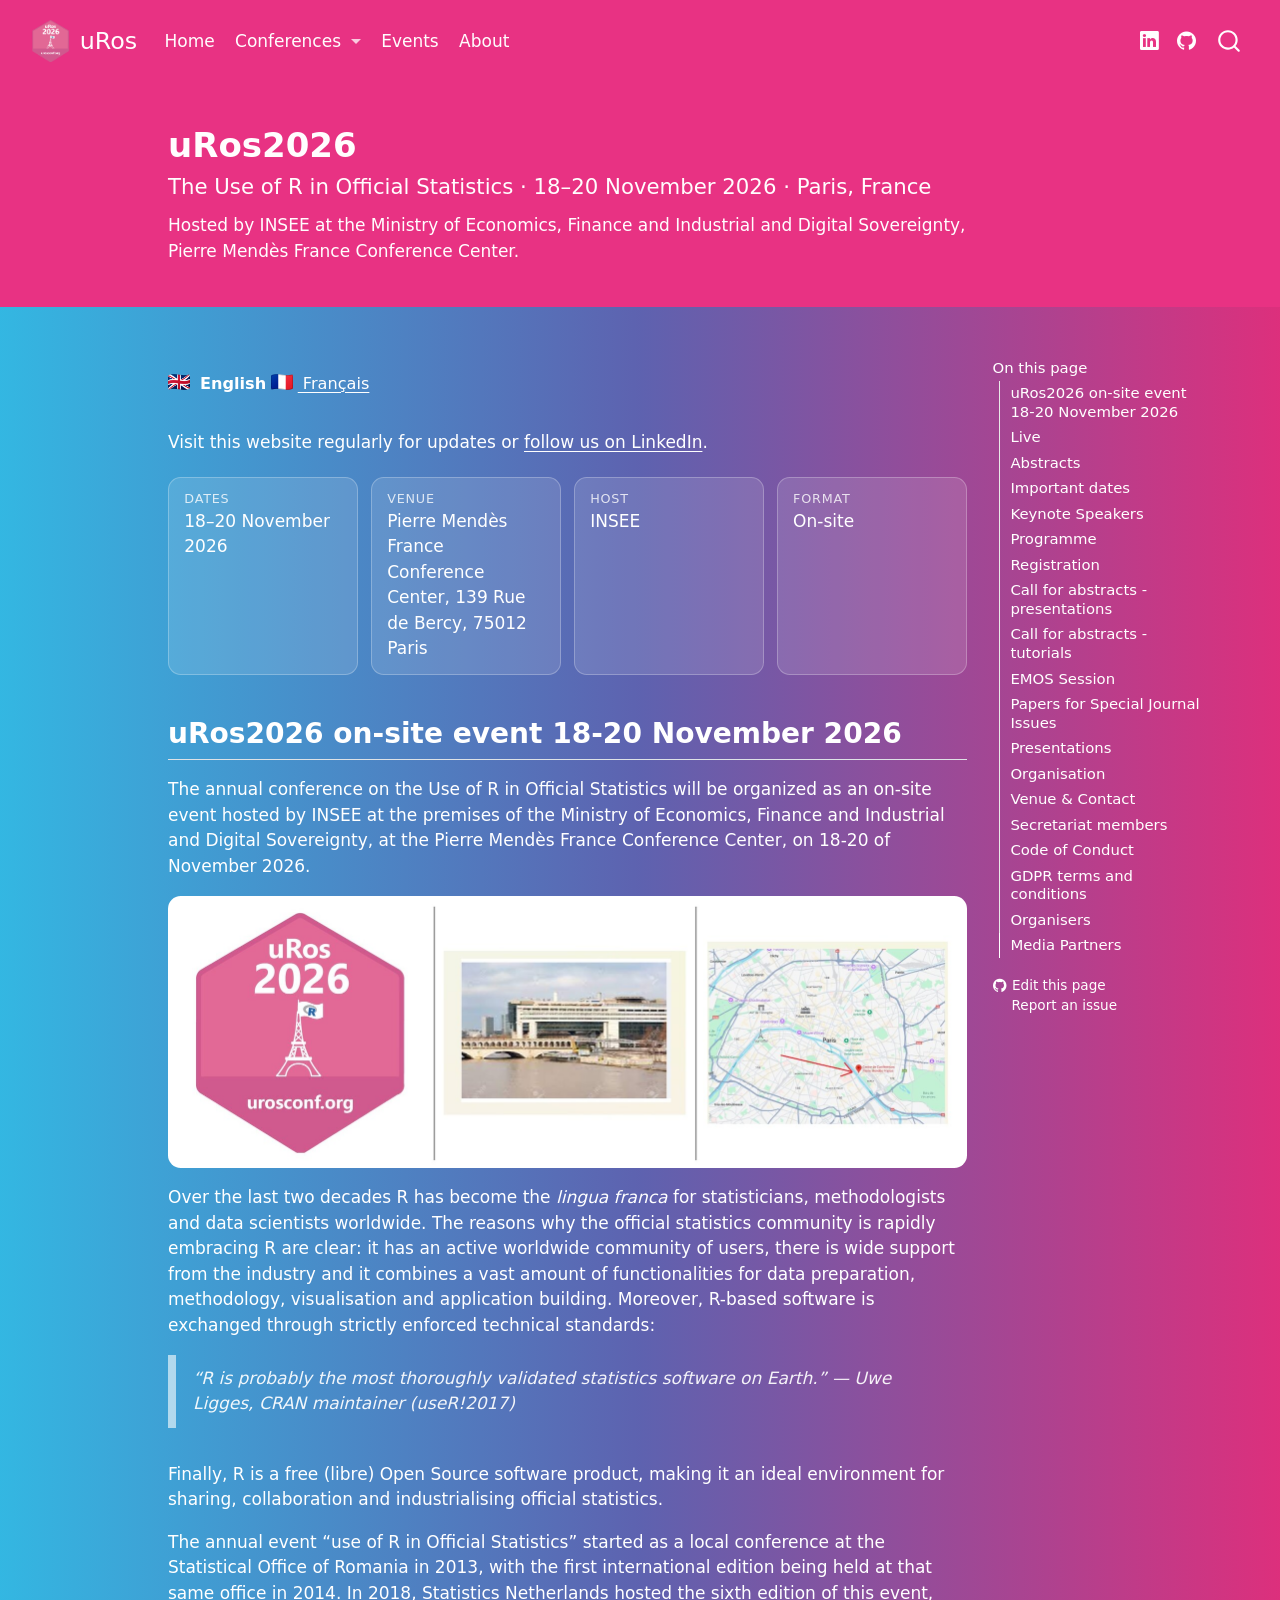
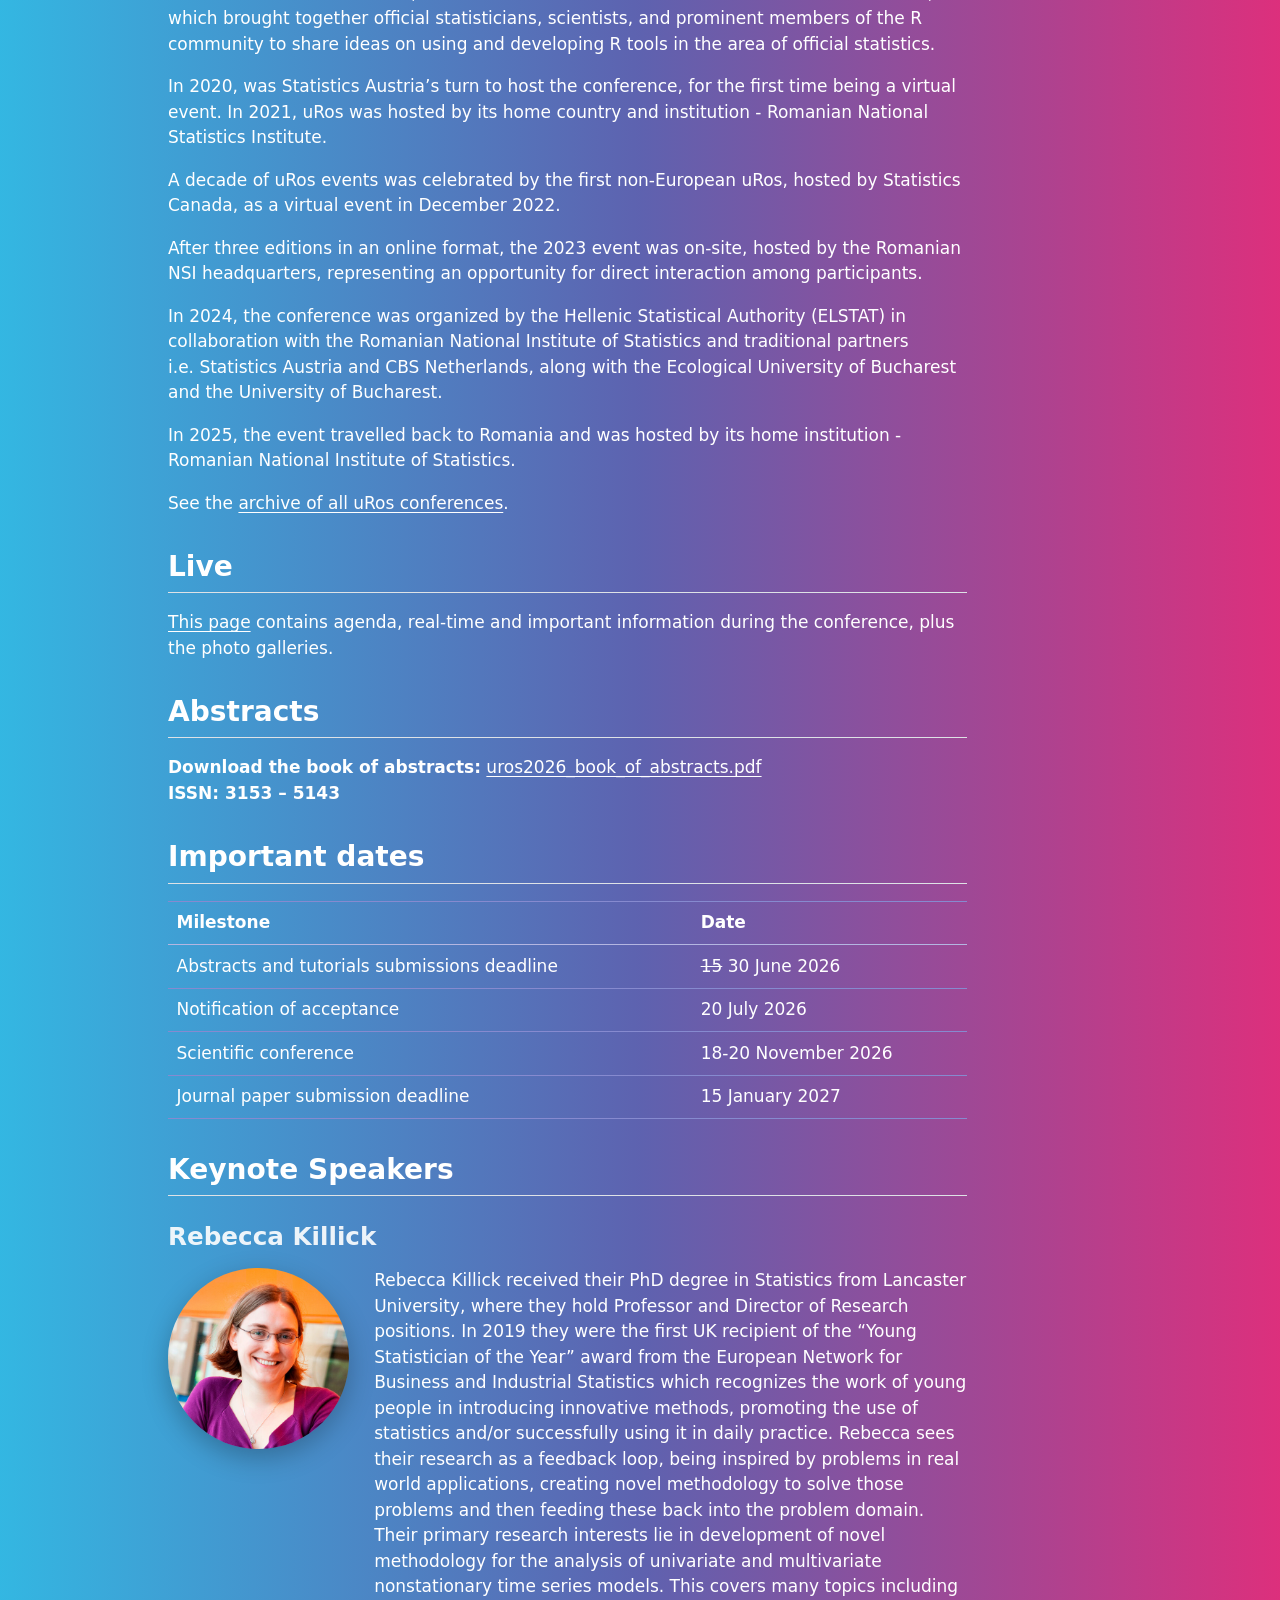
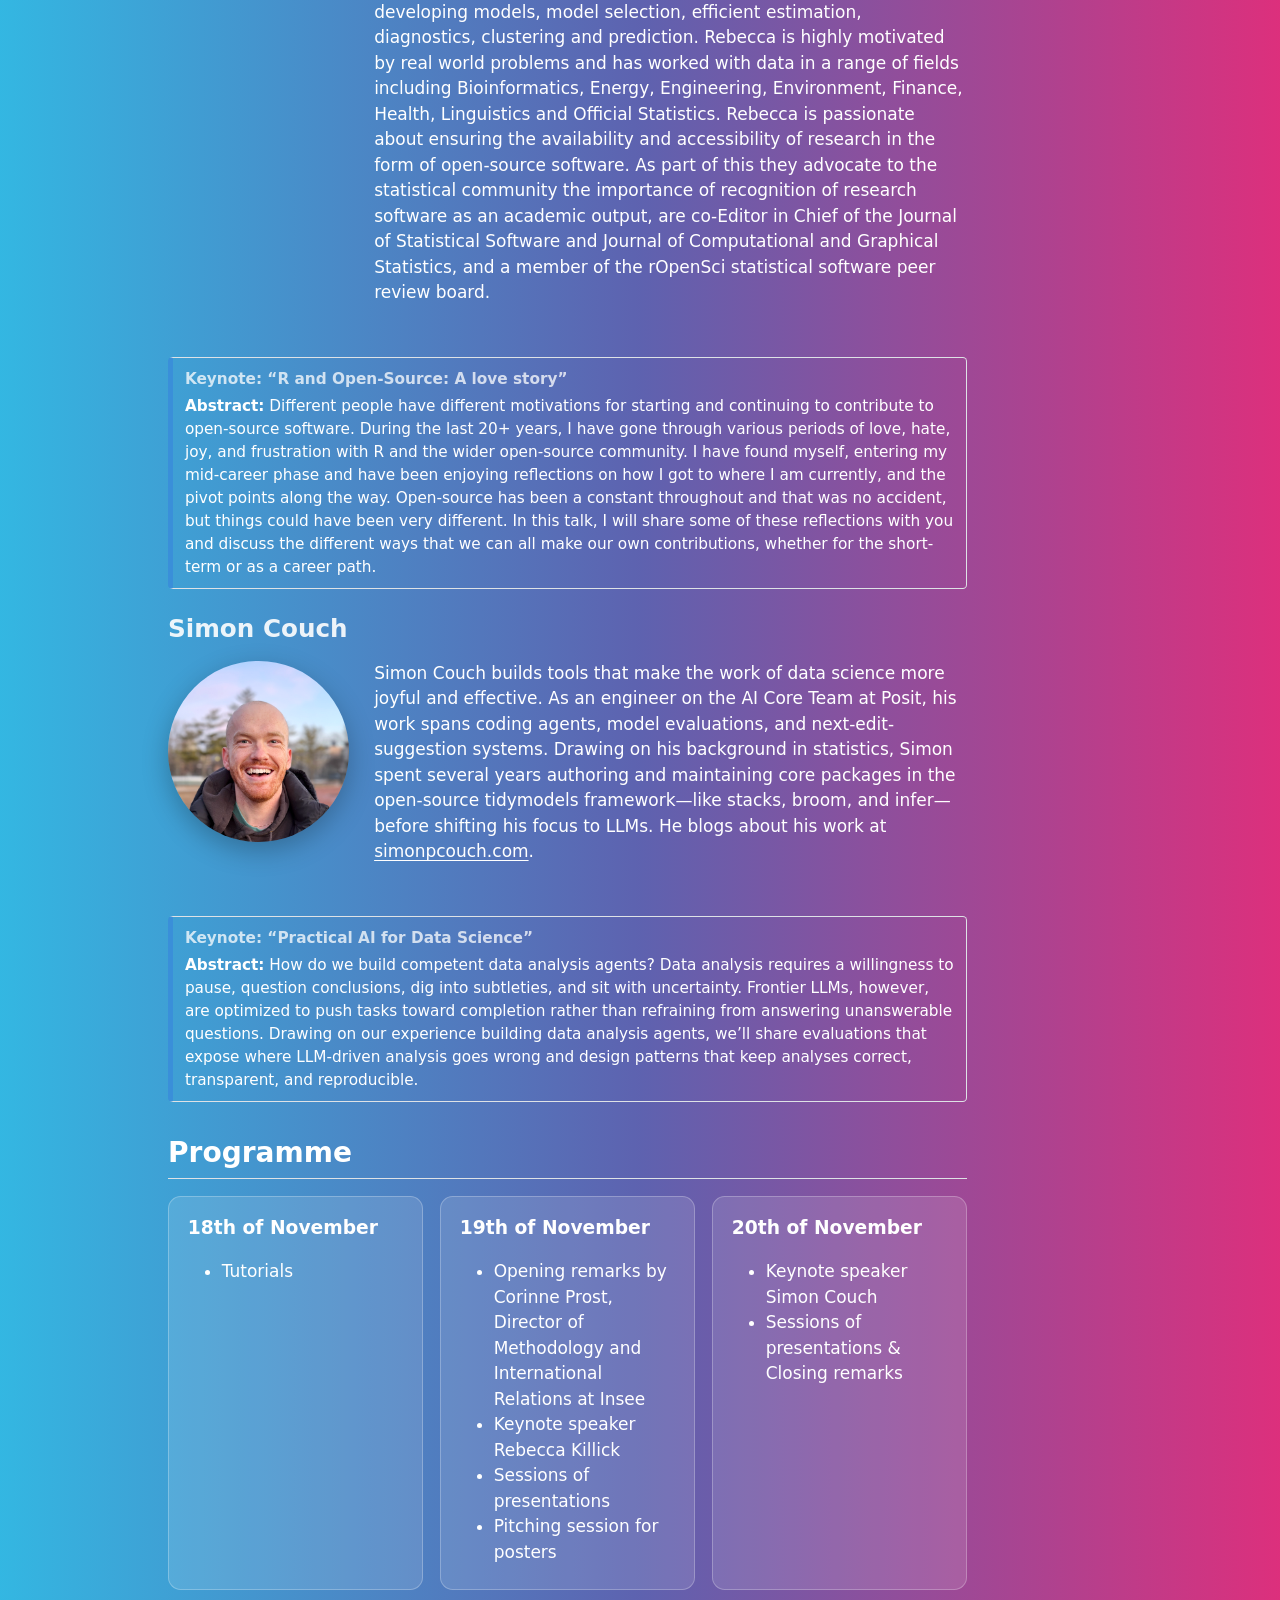
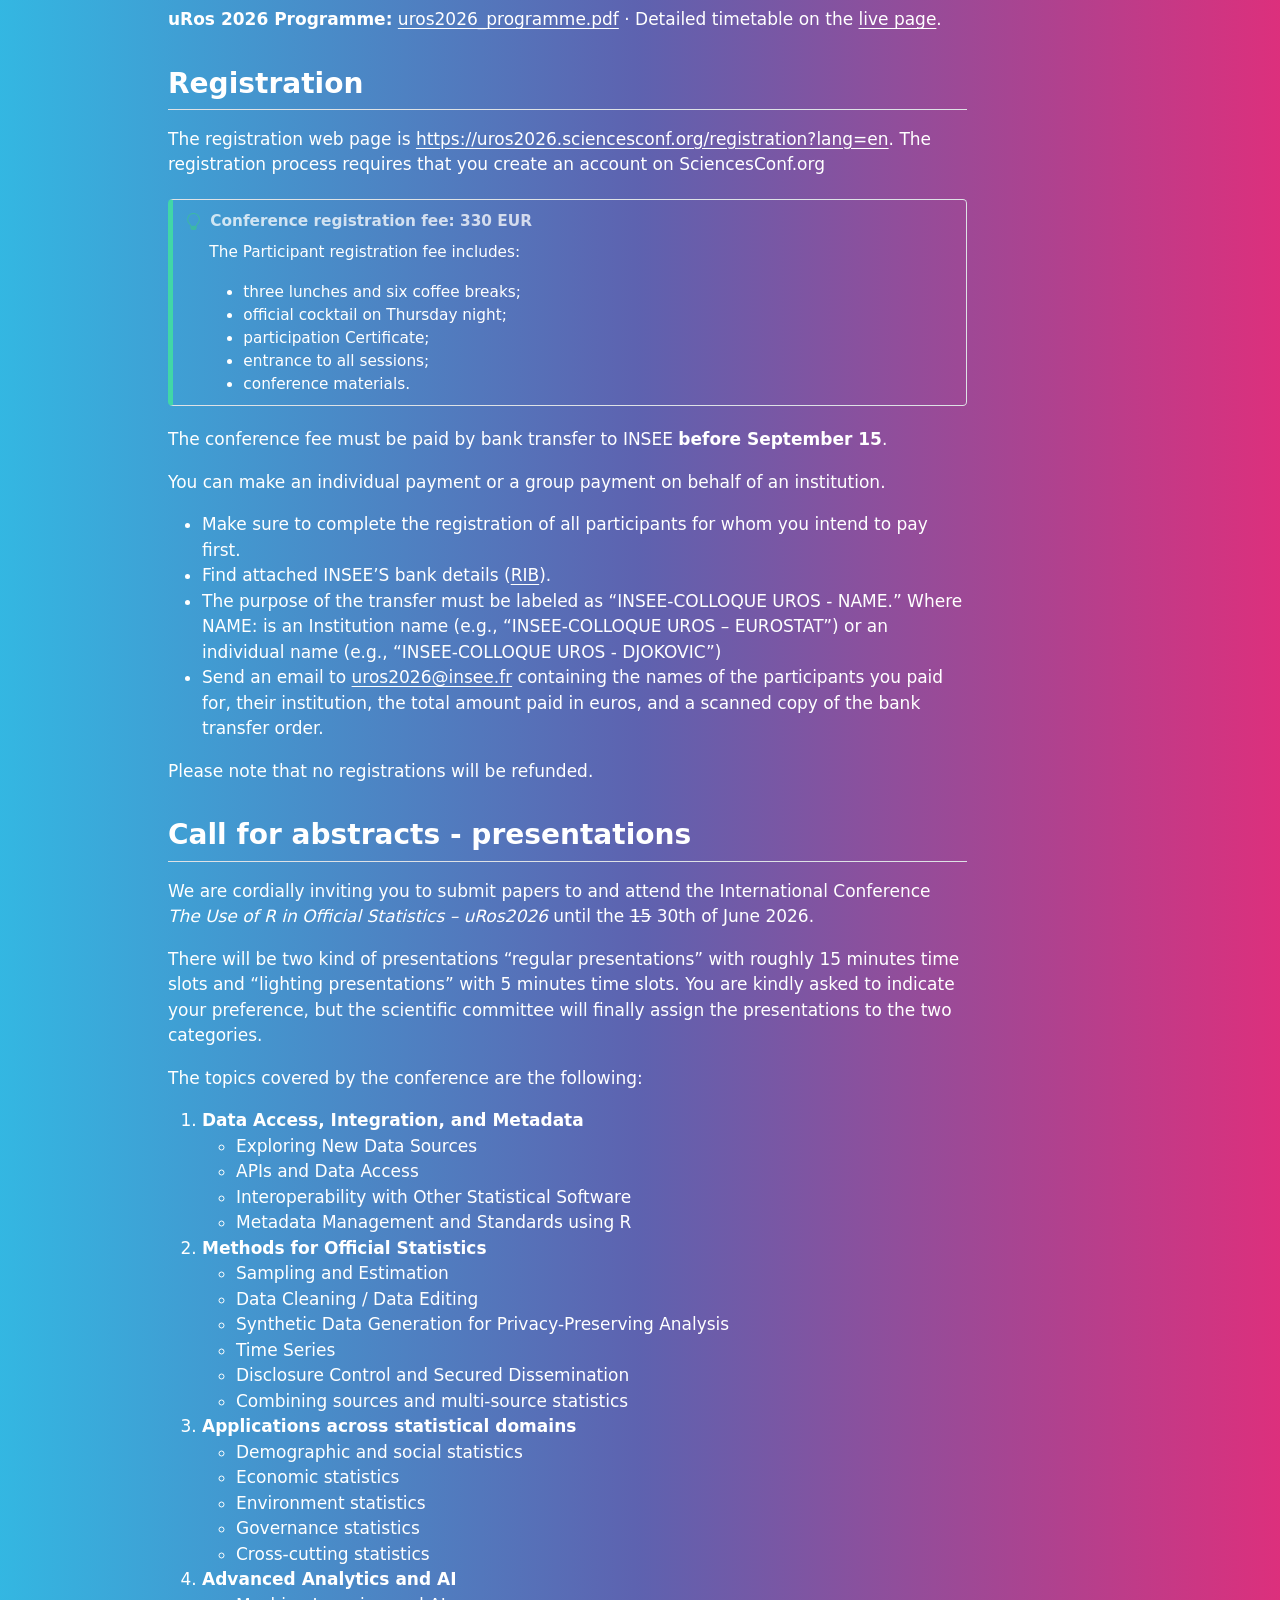
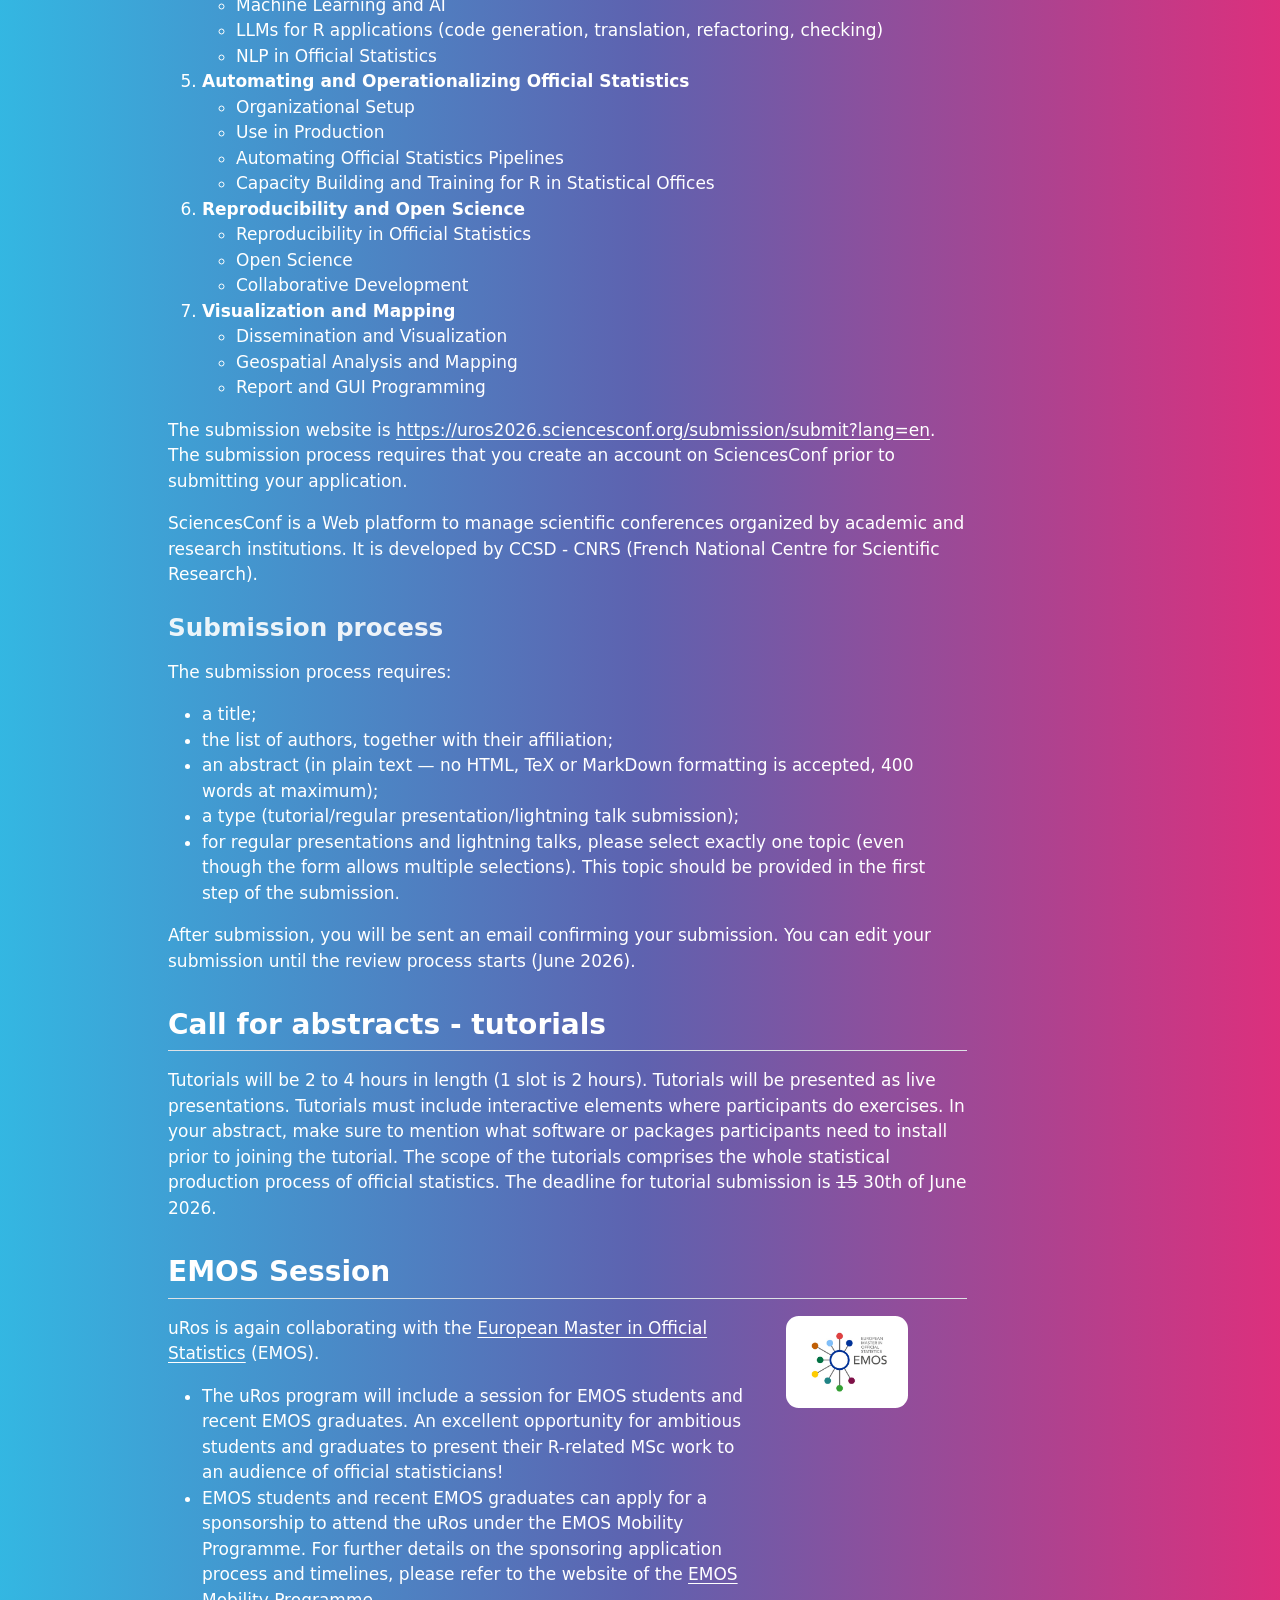
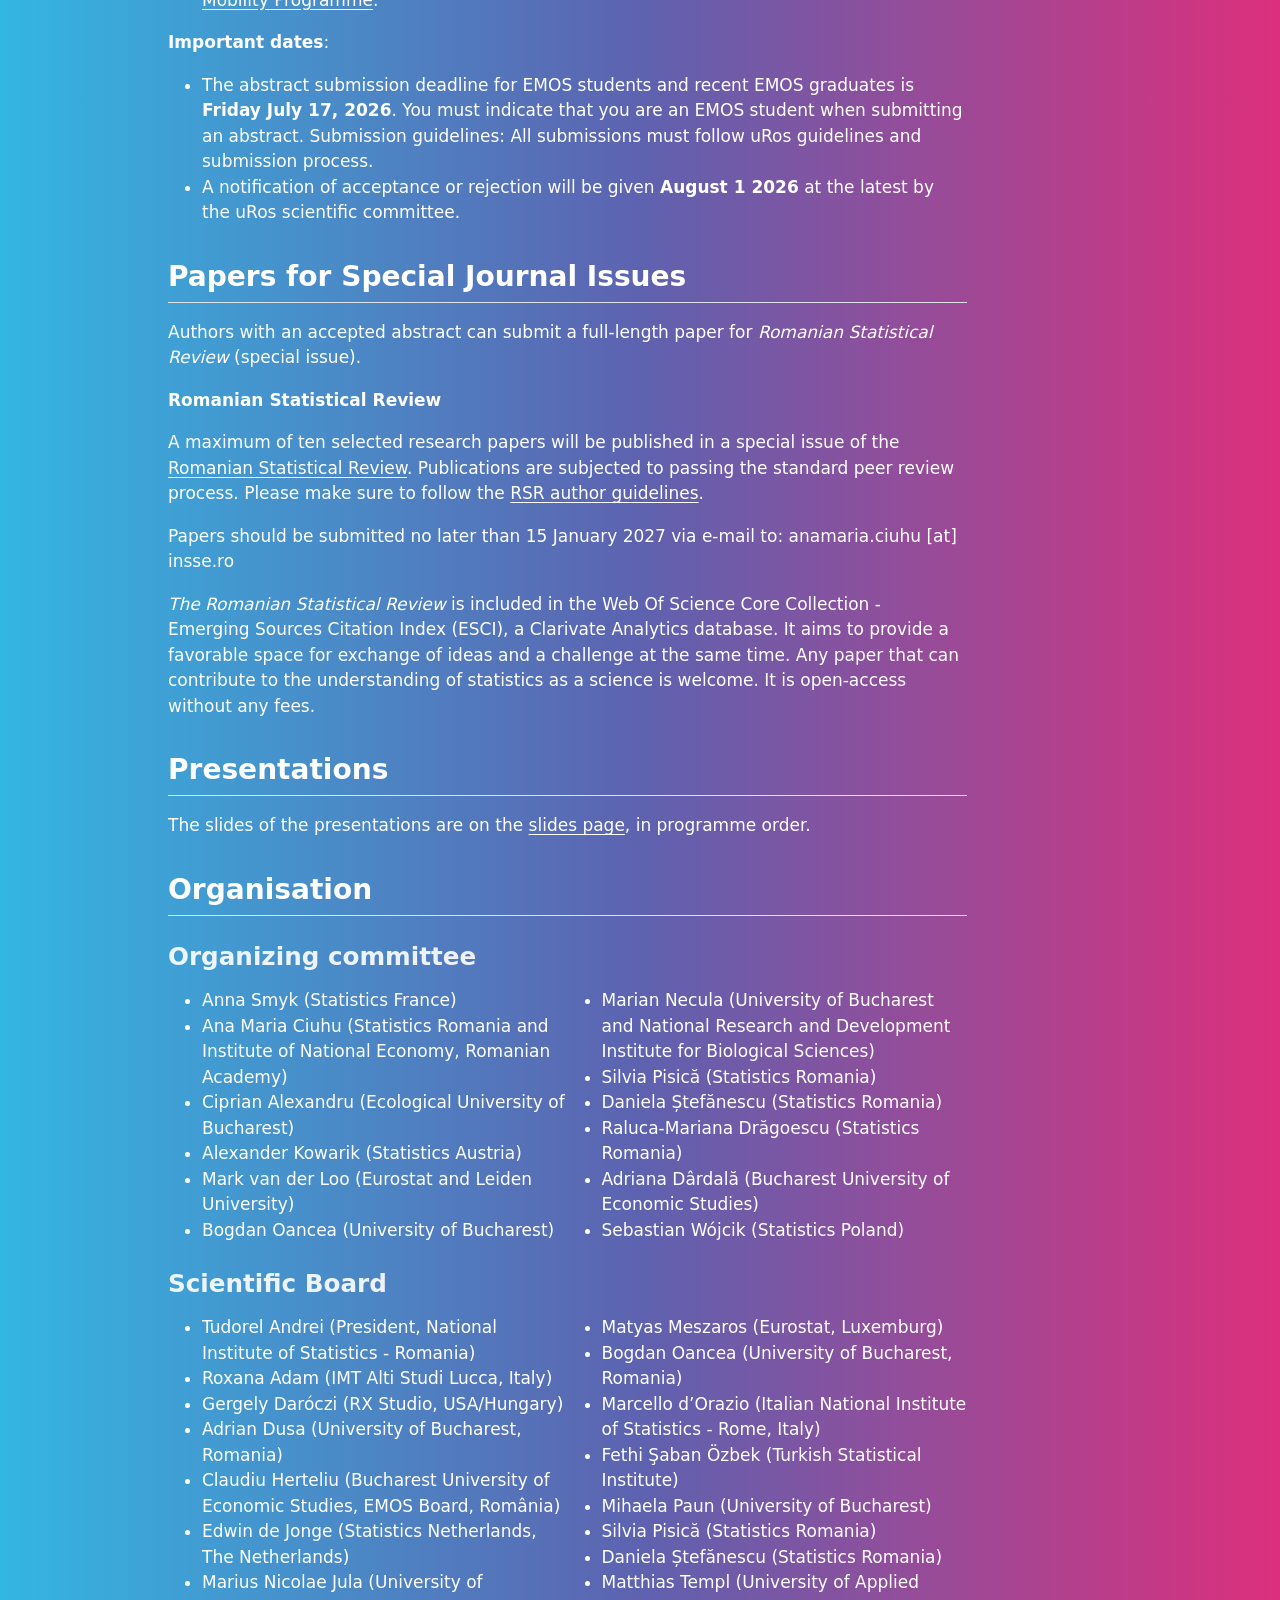
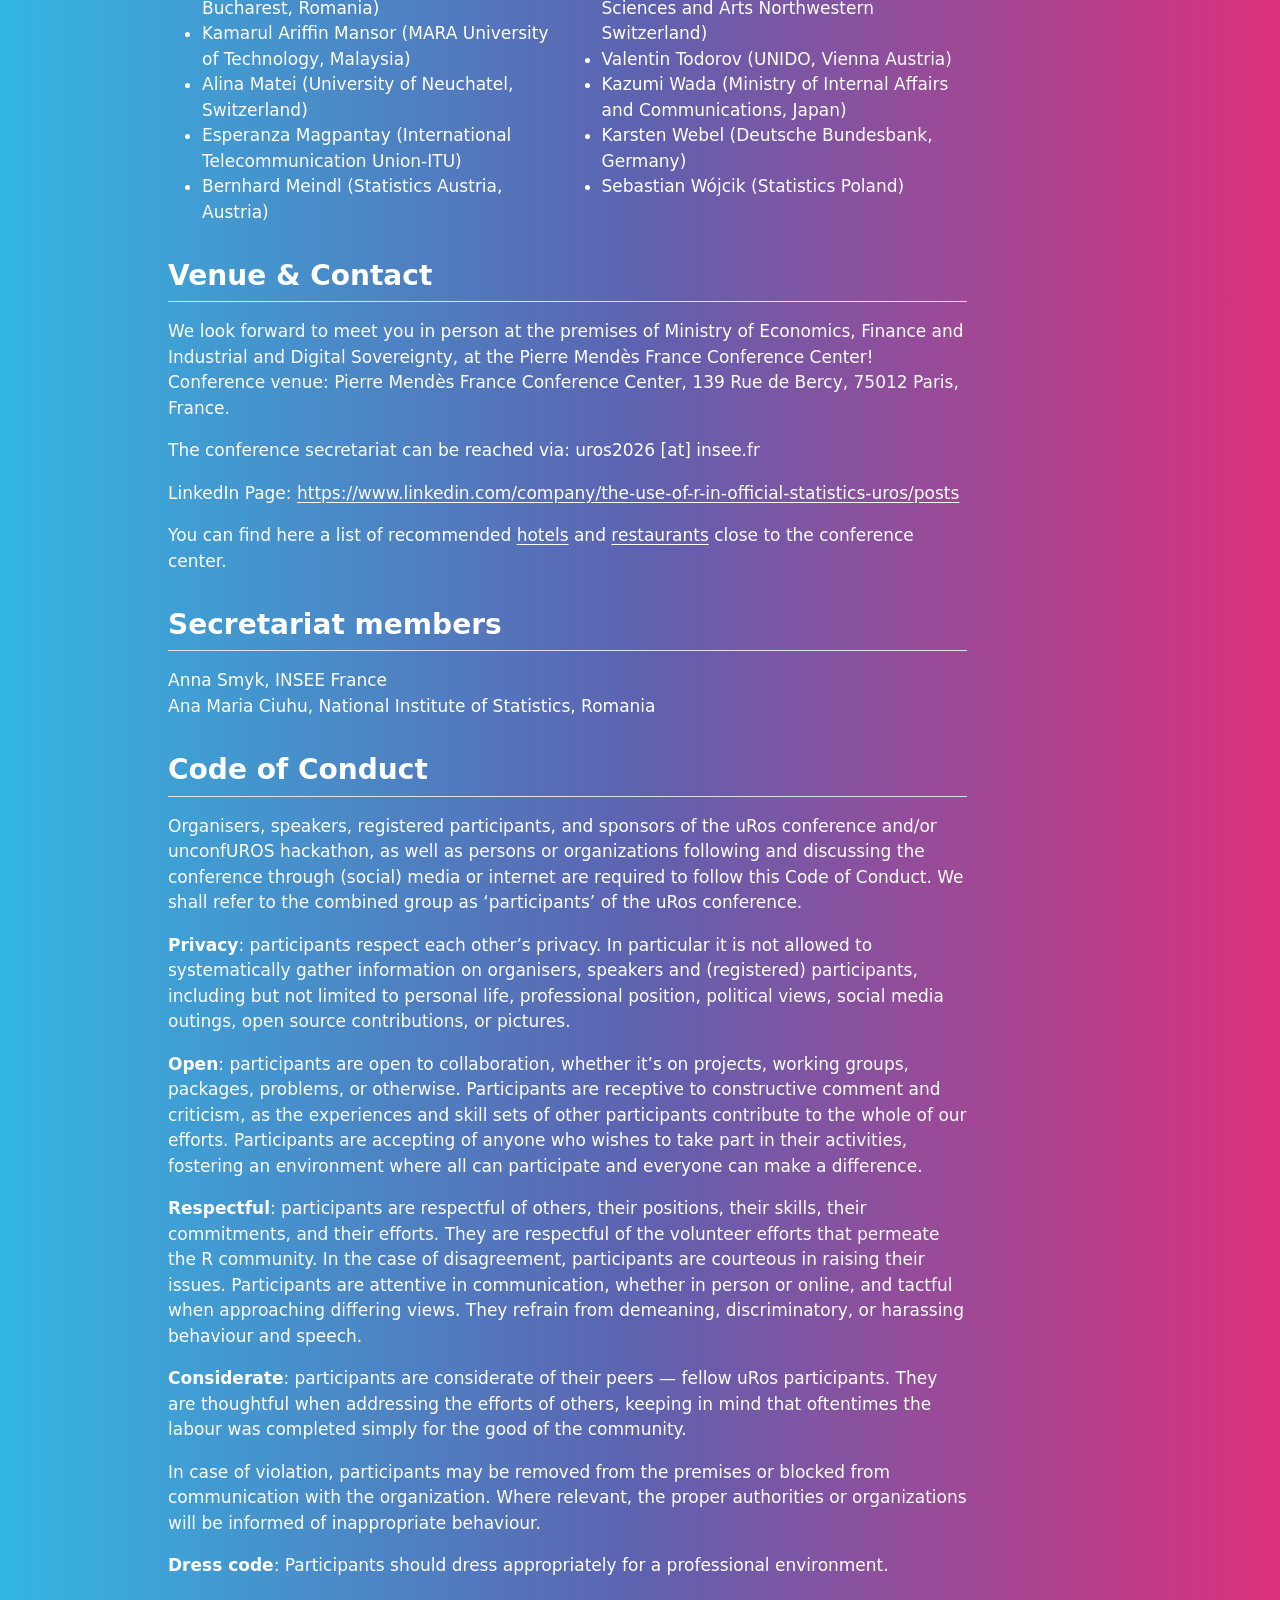
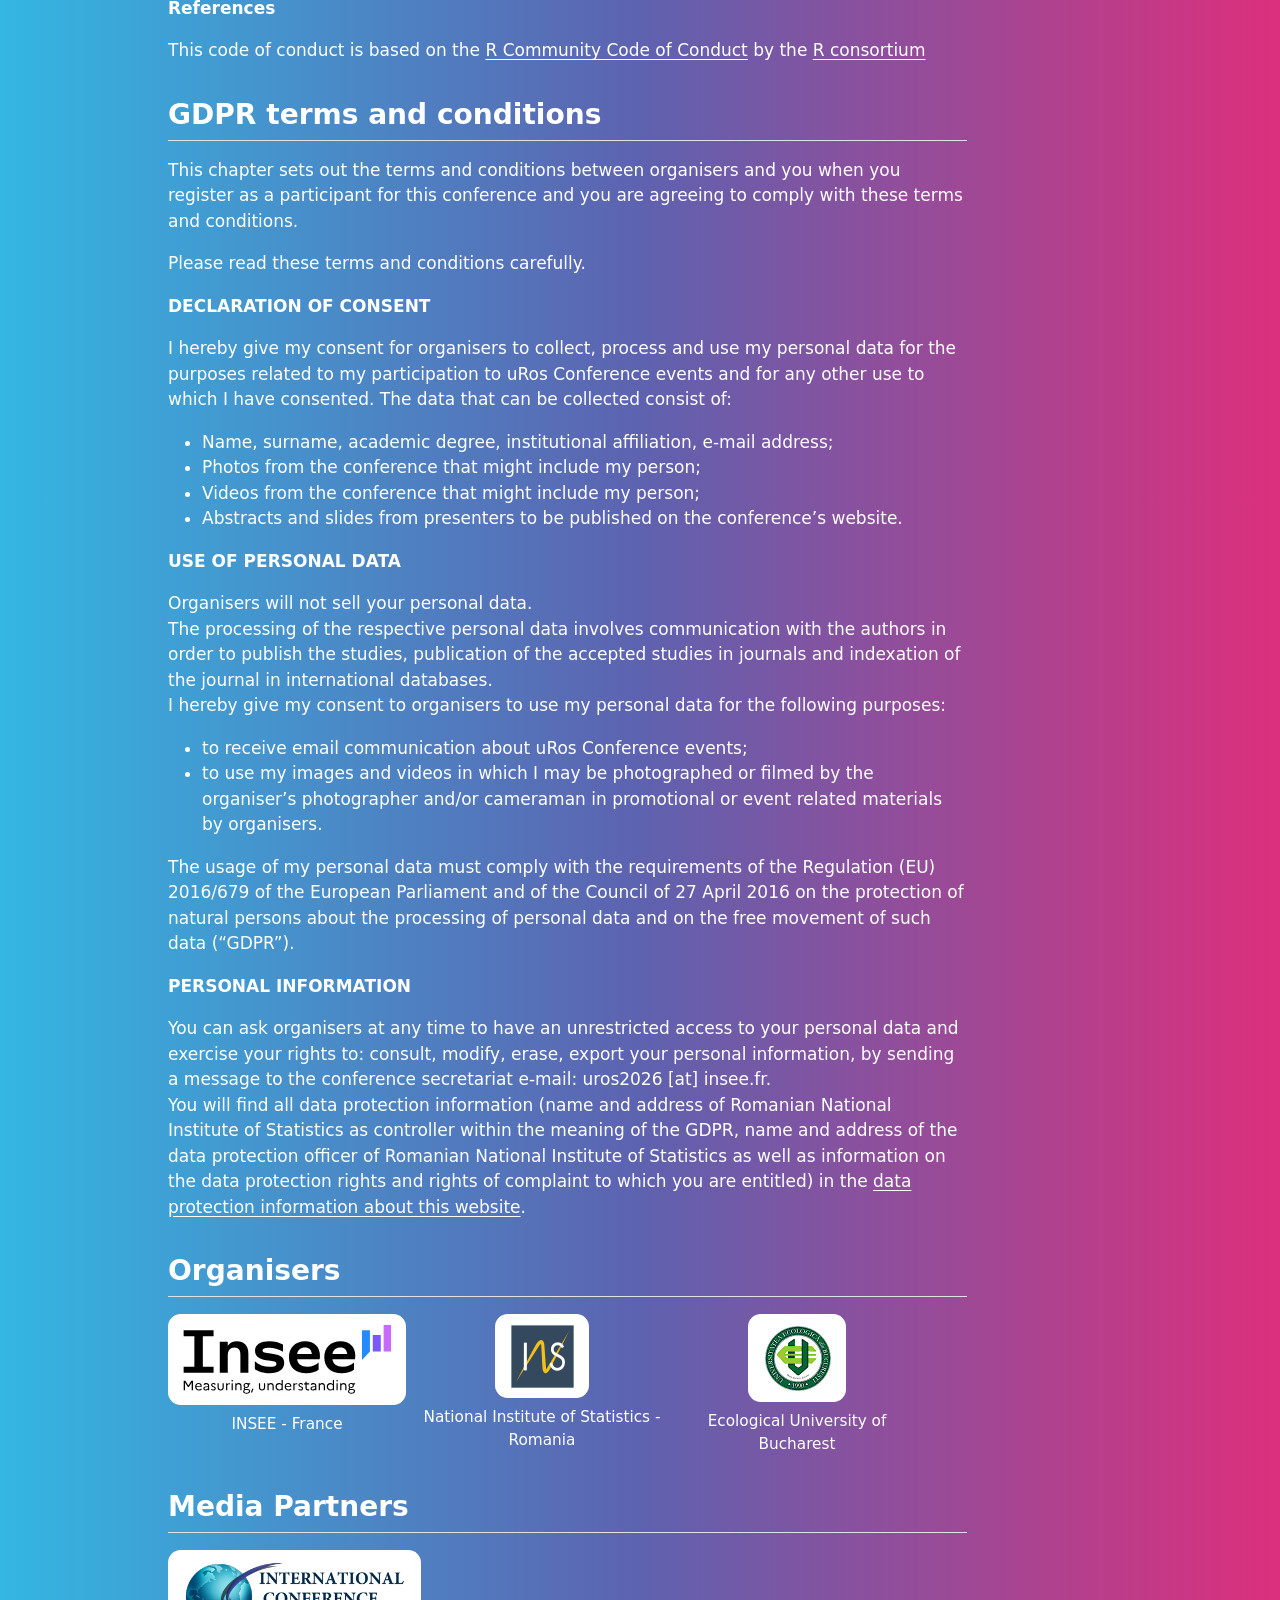
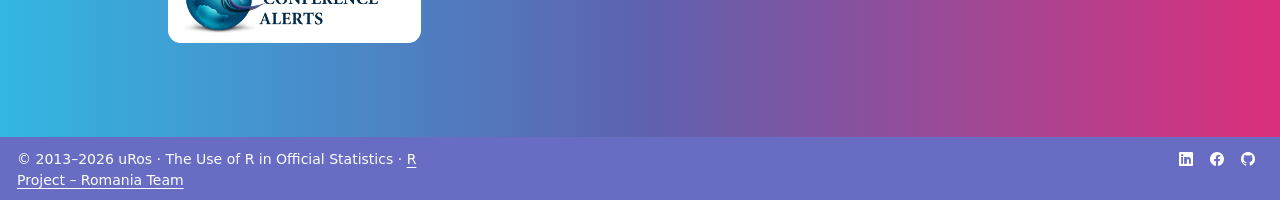
<file: docs/conferences/2026/index.html>
<!DOCTYPE html>
<html xmlns="http://www.w3.org/1999/xhtml" lang="en" xml:lang="en"><head>

<meta charset="utf-8">
<meta name="generator" content="quarto-1.11.9">

<meta name="viewport" content="width=device-width, initial-scale=1.0, user-scalable=yes">

<meta name="description" content="Hosted by INSEE at the Ministry of Economics, Finance and Industrial and Digital Sovereignty, Pierre Mendès France Conference Center.">

<title>uRos2026 – uRos</title>
<style>
/* Default styles provided by pandoc.
** See https://pandoc.org/MANUAL.html#variables-for-html for config info.
*/
span.smallcaps{font-variant: small-caps;}
div.columns{display: flex; gap: 1.5em;}
div.column{flex: auto;}
@media screen {
div.columns{gap: min(4vw, 1.5em);}
div.column{overflow-x: auto;}
}
div.hanging-indent{margin-left: 1.5em; text-indent: -1.5em;}
ul.task-list{list-style: none;}
ul.task-list li input[type="checkbox"] {
  width: 0.8em;
  margin: 0 0.8em 0.2em -1em; /* quarto-specific, see https://github.com/quarto-dev/quarto-cli/issues/4556 */ 
  vertical-align: middle;
}
</style>


<script src="../../site_libs/quarto-nav/quarto-nav.js"></script>
<script src="../../site_libs/quarto-nav/headroom.min.js"></script>
<script src="../../site_libs/clipboard/clipboard.min.js"></script>
<script src="../../site_libs/quarto-search/autocomplete.umd.js"></script>
<script src="../../site_libs/quarto-search/fuse.min.js"></script>
<script src="../../site_libs/quarto-search/quarto-search.js"></script>
<meta name="quarto:offset" content="../../">
<link href="../../assets/favicon.ico" rel="icon">
<script src="../../site_libs/quarto-html/quarto.js" type="module"></script>
<script src="../../site_libs/quarto-html/tabsets/tabsets.js" type="module"></script>
<script src="../../site_libs/quarto-html/scrollable-regions/scrollable-regions.js" type="module"></script>
<script src="../../site_libs/quarto-html/popper.min.js"></script>
<script src="../../site_libs/quarto-html/tippy.umd.min.js"></script>
<script src="../../site_libs/quarto-html/anchor.min.js"></script>
<link href="../../site_libs/quarto-html/tippy.css" rel="stylesheet">
<link href="../../site_libs/quarto-html/quarto-syntax-highlighting-63b5708e65d6cd79cd7618c58d0c21e7.css" rel="stylesheet" class="quarto-color-scheme" id="quarto-text-highlighting-styles">
<link href="../../site_libs/quarto-html/quarto-syntax-highlighting-dark-447e42e69aaa9833c0ba1b986f430b20.css" rel="stylesheet" class="quarto-color-scheme quarto-color-alternate" id="quarto-text-highlighting-styles">
<link href="../../site_libs/quarto-html/quarto-syntax-highlighting-63b5708e65d6cd79cd7618c58d0c21e7.css" rel="stylesheet" class="quarto-color-scheme-extra" id="quarto-text-highlighting-styles">
<script src="../../site_libs/bootstrap/bootstrap.min.js"></script>
<link href="../../site_libs/bootstrap/bootstrap-icons.css" rel="stylesheet">
<link href="../../site_libs/bootstrap/bootstrap-a4220fe40776dfc8b4319f3b742c9707.min.css" rel="stylesheet" append-hash="true" class="quarto-color-scheme" id="quarto-bootstrap" data-mode="light">
<link href="../../site_libs/bootstrap/bootstrap-dark-a4220fe40776dfc8b4319f3b742c9707.min.css" rel="stylesheet" append-hash="true" class="quarto-color-scheme quarto-color-alternate" id="quarto-bootstrap" data-mode="light">
<link href="../../site_libs/bootstrap/bootstrap-a4220fe40776dfc8b4319f3b742c9707.min.css" rel="stylesheet" append-hash="true" class="quarto-color-scheme-extra" id="quarto-bootstrap" data-mode="light">
<script src="../../site_libs/quarto-contrib/glightbox/glightbox.min.js"></script>
<link href="../../site_libs/quarto-contrib/glightbox/glightbox.min.css" rel="stylesheet">
<link href="../../site_libs/quarto-contrib/glightbox/lightbox.css" rel="stylesheet">
<script id="quarto-search-options" type="application/json">{
  "location": "navbar",
  "copy-button": false,
  "collapse-after": 3,
  "panel-placement": "end",
  "type": "overlay",
  "limit": 50,
  "keyboard-shortcut": [
    "f",
    "/",
    "s"
  ],
  "show-item-context": false,
  "language": {
    "search-no-results-text": "No results",
    "search-matching-documents-text": "matching documents",
    "search-copy-link-title": "Copy link to search",
    "search-hide-matches-text": "Hide additional matches",
    "search-more-match-text": "more match in this document",
    "search-more-matches-text": "more matches in this document",
    "search-clear-button-title": "Clear",
    "search-text-placeholder": "",
    "search-detached-cancel-button-title": "Cancel",
    "search-submit-button-title": "Submit",
    "search-label": "Search"
  }
}</script>
<style>html{ scroll-behavior: smooth; }</style>


<meta property="og:title" content="uRos2026 – uRos">
<meta property="og:description" content="Hosted by INSEE at the Ministry of Economics, Finance and Industrial and Digital Sovereignty, Pierre Mendès France Conference Center.">
<meta property="og:image" content="https://urosconf.org/conferences/2026/images/uros2026-hex.png">
<meta property="og:site_name" content="uRos">
<meta property="og:image:height" content="833">
<meta property="og:image:width" content="833">
<meta property="og:image:alt" content="uRos2026 hex sticker: the Eiffel Tower flying an R flag">
</head>

<body class="nav-fixed quarto-light"><a id="quarto-skip-link" class="visually-hidden-focusable" href="#quarto-document-content">Skip to main content</a>

<div id="quarto-search-results"></div>
  <header id="quarto-header" class="headroom fixed-top quarto-banner">
    <nav class="navbar navbar-expand-lg " data-bs-theme="dark" aria-label="Site">
      <div class="navbar-container container-fluid">
      <div class="navbar-brand-container mx-auto">
    <a href="../../index.html" class="navbar-brand navbar-brand-logo">
    <img src="../../conferences/2026/images/uros2026-hex.png" alt="uRos2026 hex sticker: the Eiffel Tower flying an R flag, with urosconf.org" class="navbar-logo light-content">
    <img src="../../conferences/2026/images/uros2026-hex.png" alt="uRos2026 hex sticker: the Eiffel Tower flying an R flag, with urosconf.org" class="navbar-logo dark-content">
    </a>
    <a class="navbar-brand" href="../../index.html">
    <span class="navbar-title">uRos</span>
    </a>
  </div>
          <button class="navbar-toggler" type="button" data-bs-toggle="collapse" data-bs-target="#navbarCollapse" aria-controls="navbarCollapse" aria-expanded="false" aria-label="Toggle navigation" onclick="if (window.quartoToggleHeadroom) { window.quartoToggleHeadroom(); }">
  <span class="navbar-toggler-icon"></span>
</button>
          <div class="collapse navbar-collapse" id="navbarCollapse">
            <ul class="navbar-nav navbar-nav-scroll me-auto">
  <li class="nav-item">
    <a class="nav-link" href="../../index.html"> 
<span class="menu-text">Home</span></a>
  </li>  
  <li class="nav-item dropdown ">
    <a class="nav-link dropdown-toggle" href="#" id="nav-menu-conferences" role="link" data-bs-toggle="dropdown" aria-expanded="false">
 <span class="menu-text">Conferences</span>
    </a>
    <ul class="dropdown-menu" aria-labelledby="nav-menu-conferences">    
        <li>
    <a class="dropdown-item" href="../../conferences/2026/index.html">
 <span class="dropdown-text">uRos2026 · Paris</span></a>
  </li>  
        <li>
    <a class="dropdown-item" href="../../conferences/2026/live.html">
 <span class="dropdown-text">uRos2026 · Live &amp; photos</span></a>
  </li>  
        <li>
    <a class="dropdown-item" href="../../conferences/2026/slides.html">
 <span class="dropdown-text">uRos2026 · Slides</span></a>
  </li>  
        <li><hr class="dropdown-divider"></li>
        <li>
    <a class="dropdown-item" href="../../conferences/index.html">
 <span class="dropdown-text">All conferences</span></a>
  </li>  
    </ul>
  </li>
  <li class="nav-item">
    <a class="nav-link" href="../../events/index.html"> 
<span class="menu-text">Events</span></a>
  </li>  
  <li class="nav-item">
    <a class="nav-link" href="../../about.html"> 
<span class="menu-text">About</span></a>
  </li>  
</ul>
            <ul class="navbar-nav navbar-nav-scroll ms-auto">
  <li class="nav-item compact">
    <a class="nav-link" href="https://www.linkedin.com/company/the-use-of-r-in-official-statistics-uros/posts"> <i class="bi bi-linkedin" role="img" aria-label="uRos on LinkedIn">
</i> 
<span class="menu-text"></span></a>
  </li>  
  <li class="nav-item compact">
    <a class="nav-link" href="https://github.com/uRosConf"> <i class="bi bi-github" role="img" aria-label="uRosConf on GitHub">
</i> 
<span class="menu-text"></span></a>
  </li>  
</ul>
          </div> <!-- /navcollapse -->
            <div class="quarto-navbar-tools">
</div>
            <div id="quarto-search" class="" title="Search"></div>
      </div> <!-- /container-fluid -->
    </nav>
</header>
<!-- content -->
<header id="title-block-header" class="quarto-title-block default page-columns page-full">
  <div class="quarto-title-banner page-columns page-full">
    <div class="quarto-title column-body">
      <h1 class="title">uRos2026</h1>
            <p class="subtitle lead">The Use of R in Official Statistics · 18–20 November 2026 · Paris, France</p>
                  <div>
        <div class="description">
          Hosted by INSEE at the Ministry of Economics, Finance and Industrial and Digital Sovereignty, Pierre Mendès France Conference Center.
        </div>
      </div>
                </div>
  </div>
    
  
  <div class="quarto-title-meta">

      
    
      
    </div>
    
  
  </header><div id="quarto-content" class="quarto-container page-columns page-rows-contents page-layout-article page-navbar">
<!-- sidebar -->
<!-- margin-sidebar -->
    <div id="quarto-margin-sidebar" class="sidebar margin-sidebar">
        <nav id="TOC" role="doc-toc" aria-labelledby="toc-title" class="toc-active">
    <h2 id="toc-title">On this page</h2>
   
  <ul>
  <li><a href="#uros2026-on-site-event-18-20-november-2026" id="toc-uros2026-on-site-event-18-20-november-2026" class="nav-link active" data-scroll-target="#uros2026-on-site-event-18-20-november-2026">uRos2026 on-site event 18-20 November 2026</a></li>
  <li><a href="#live" id="toc-live" class="nav-link" data-scroll-target="#live">Live</a></li>
  <li><a href="#abstracts" id="toc-abstracts" class="nav-link" data-scroll-target="#abstracts">Abstracts</a></li>
  <li><a href="#important-dates" id="toc-important-dates" class="nav-link" data-scroll-target="#important-dates">Important dates</a></li>
  <li><a href="#keynote-speakers" id="toc-keynote-speakers" class="nav-link" data-scroll-target="#keynote-speakers">Keynote Speakers</a>
  <ul class="collapse">
  <li><a href="#rebecca-killick" id="toc-rebecca-killick" class="nav-link" data-scroll-target="#rebecca-killick">Rebecca Killick</a></li>
  <li><a href="#simon-couch" id="toc-simon-couch" class="nav-link" data-scroll-target="#simon-couch">Simon Couch</a></li>
  </ul></li>
  <li><a href="#programme" id="toc-programme" class="nav-link" data-scroll-target="#programme">Programme</a></li>
  <li><a href="#registration" id="toc-registration" class="nav-link" data-scroll-target="#registration">Registration</a></li>
  <li><a href="#call-for-abstracts---presentations" id="toc-call-for-abstracts---presentations" class="nav-link" data-scroll-target="#call-for-abstracts---presentations">Call for abstracts - presentations</a>
  <ul class="collapse">
  <li><a href="#submission-process" id="toc-submission-process" class="nav-link" data-scroll-target="#submission-process">Submission process</a></li>
  </ul></li>
  <li><a href="#call-for-abstracts---tutorials" id="toc-call-for-abstracts---tutorials" class="nav-link" data-scroll-target="#call-for-abstracts---tutorials">Call for abstracts - tutorials</a></li>
  <li><a href="#emos-session" id="toc-emos-session" class="nav-link" data-scroll-target="#emos-session">EMOS Session</a></li>
  <li><a href="#papers-for-special-journal-issues" id="toc-papers-for-special-journal-issues" class="nav-link" data-scroll-target="#papers-for-special-journal-issues">Papers for Special Journal Issues</a></li>
  <li><a href="#presentations" id="toc-presentations" class="nav-link" data-scroll-target="#presentations">Presentations</a></li>
  <li><a href="#organisation" id="toc-organisation" class="nav-link" data-scroll-target="#organisation">Organisation</a>
  <ul class="collapse">
  <li><a href="#organizing-committee" id="toc-organizing-committee" class="nav-link" data-scroll-target="#organizing-committee">Organizing committee</a></li>
  <li><a href="#scientific-board" id="toc-scientific-board" class="nav-link" data-scroll-target="#scientific-board">Scientific Board</a></li>
  </ul></li>
  <li><a href="#venue-contact" id="toc-venue-contact" class="nav-link" data-scroll-target="#venue-contact">Venue &amp; Contact</a></li>
  <li><a href="#secretariat-members" id="toc-secretariat-members" class="nav-link" data-scroll-target="#secretariat-members">Secretariat members</a></li>
  <li><a href="#code-of-conduct" id="toc-code-of-conduct" class="nav-link" data-scroll-target="#code-of-conduct">Code of Conduct</a></li>
  <li><a href="#gdpr-terms-and-conditions" id="toc-gdpr-terms-and-conditions" class="nav-link" data-scroll-target="#gdpr-terms-and-conditions">GDPR terms and conditions</a></li>
  <li><a href="#organisers" id="toc-organisers" class="nav-link" data-scroll-target="#organisers">Organisers</a></li>
  <li><a href="#media-partners" id="toc-media-partners" class="nav-link" data-scroll-target="#media-partners">Media Partners</a></li>
  </ul>
<div class="toc-actions"><ul><li><a href="https://github.com/ikashnitsky/urosconf/edit/main/conferences/2026/index.qmd" class="toc-action"><i class="bi bi-github"></i>Edit this page</a></li><li><a href="https://github.com/ikashnitsky/urosconf/issues/new" class="toc-action"><i class="bi empty"></i>Report an issue</a></li></ul></div></nav>
    </div>
<!-- main -->
<main class="content quarto-banner-title-block" id="quarto-document-content" tabindex="-1">





<div class="lang-switch">
<p><span class="active" aria-current="page"><img src="../../assets/flags/gb.png" class="img-fluid"> English</span> <a href="../../conferences/2026/fr.html" hreflang="fr" lang="fr"><img src="../../assets/flags/fr.png" class="img-fluid"> Français</a></p>
</div>
<p>Visit this website regularly for updates or <a href="https://www.linkedin.com/company/the-use-of-r-in-official-statistics-uros/posts">follow us on LinkedIn</a>.</p>
<div class="event-facts">
<div class="fact">
<p><span class="label">Dates</span> 18–20 November 2026</p>
</div>
<div class="fact">
<p><span class="label">Venue</span> Pierre Mendès France Conference Center, 139 Rue de Bercy, 75012 Paris</p>
</div>
<div class="fact">
<p><span class="label">Host</span> INSEE</p>
</div>
<div class="fact">
<p><span class="label">Format</span> On-site</p>
</div>
</div>
<section id="uros2026-on-site-event-18-20-november-2026" class="level2">
<h2 class="anchored" data-anchor-id="uros2026-on-site-event-18-20-november-2026">uRos2026 on-site event 18-20 November 2026</h2>
<p>The annual conference on the Use of R in Official Statistics will be organized as an on-site event hosted by INSEE at the premises of the Ministry of Economics, Finance and Industrial and Digital Sovereignty, at the Pierre Mendès France Conference Center, on 18-20 of November 2026.</p>
<div class="banner">
<p><a href="images/banner.jpg" class="lightbox" data-gallery="quarto-lightbox-gallery-1"><img src="images/banner.jpg" class="img-fluid" alt="Three panels: the uRos2026 hex sticker with the Eiffel Tower flying an R flag; the Ministry of Economics and Finance building at Bercy, on the bank of the Seine; and a map of Paris with a red arrow pointing to the Pierre Mendès France Conference Center in the 12th arrondissement."></a></p>
</div>
<p>Over the last two decades R has become the <em>lingua franca</em> for statisticians, methodologists and data scientists worldwide. The reasons why the official statistics community is rapidly embracing R are clear: it has an active worldwide community of users, there is wide support from the industry and it combines a vast amount of functionalities for data preparation, methodology, visualisation and application building. Moreover, R-based software is exchanged through strictly enforced technical standards:</p>
<blockquote class="blockquote">
<p>“R is probably the most thoroughly validated statistics software on Earth.” — Uwe Ligges, CRAN maintainer (useR!2017)</p>
</blockquote>
<p>Finally, R is a free (libre) Open Source software product, making it an ideal environment for sharing, collaboration and industrialising official statistics.</p>
<p>The annual event “use of R in Official Statistics” started as a local conference at the Statistical Office of Romania in 2013, with the first international edition being held at that same office in 2014. In 2018, Statistics Netherlands hosted the sixth edition of this event, which brought together official statisticians, scientists, and prominent members of the R community to share ideas on using and developing R tools in the area of official statistics.</p>
<p>In 2020, was Statistics Austria’s turn to host the conference, for the first time being a virtual event. In 2021, uRos was hosted by its home country and institution - Romanian National Statistics Institute.</p>
<p>A decade of uRos events was celebrated by the first non-European uRos, hosted by Statistics Canada, as a virtual event in December 2022.</p>
<p>After three editions in an online format, the 2023 event was on-site, hosted by the Romanian NSI headquarters, representing an opportunity for direct interaction among participants.</p>
<p>In 2024, the conference was organized by the Hellenic Statistical Authority (ELSTAT) in collaboration with the Romanian National Institute of Statistics and traditional partners i.e.&nbsp;Statistics Austria and CBS Netherlands, along with the Ecological University of Bucharest and the University of Bucharest.</p>
<p>In 2025, the event travelled back to Romania and was hosted by its home institution - Romanian National Institute of Statistics.</p>
<p>See the <a href="../../conferences/index.html">archive of all uRos conferences</a>.</p>
</section>
<section id="live" class="level2">
<h2 class="anchored" data-anchor-id="live">Live</h2>
<p><a href="../../conferences/2026/live.html">This page</a> contains agenda, real-time and important information during the conference, plus the photo galleries.</p>
</section>
<section id="abstracts" class="level2">
<h2 class="anchored" data-anchor-id="abstracts">Abstracts</h2>
<p><strong>Download the book of abstracts:</strong> <a href="files/uros2026_book_of_abstracts.pdf">uros2026_book_of_abstracts.pdf</a><br>
<strong>ISSN: 3153 – 5143</strong></p>
</section>
<section id="important-dates" class="level2">
<h2 class="anchored" data-anchor-id="important-dates">Important dates</h2>
<table class="caption-top table">
<thead>
<tr class="header">
<th>Milestone</th>
<th>Date</th>
</tr>
</thead>
<tbody>
<tr class="odd">
<td>Abstracts and tutorials submissions deadline</td>
<td><del>15</del> 30 June 2026</td>
</tr>
<tr class="even">
<td>Notification of acceptance</td>
<td>20 July 2026</td>
</tr>
<tr class="odd">
<td>Scientific conference</td>
<td>18-20 November 2026</td>
</tr>
<tr class="even">
<td>Journal paper submission deadline</td>
<td>15 January 2027</td>
</tr>
</tbody>
</table>
</section>
<section id="keynote-speakers" class="level2">
<h2 class="anchored" data-anchor-id="keynote-speakers">Keynote Speakers</h2>
<section id="rebecca-killick" class="level3">
<h3 class="anchored" data-anchor-id="rebecca-killick">Rebecca Killick</h3>
<div class="speaker grid">
<div class="g-col-12 g-col-md-3 speaker-photo">
<p><a href="images/rebecca-killick.jpg" class="lightbox" data-gallery="quarto-lightbox-gallery-2"><img src="images/rebecca-killick.jpg" class="img-fluid" alt="Portrait photo of Rebecca Killick."></a></p>
</div>
<div class="g-col-12 g-col-md-9">
<p>Rebecca Killick received their PhD degree in Statistics from Lancaster University, where they hold Professor and Director of Research positions. In 2019 they were the first UK recipient of the “Young Statistician of the Year” award from the European Network for Business and Industrial Statistics which recognizes the work of young people in introducing innovative methods, promoting the use of statistics and/or successfully using it in daily practice. Rebecca sees their research as a feedback loop, being inspired by problems in real world applications, creating novel methodology to solve those problems and then feeding these back into the problem domain. Their primary research interests lie in development of novel methodology for the analysis of univariate and multivariate nonstationary time series models. This covers many topics including developing models, model selection, efficient estimation, diagnostics, clustering and prediction. Rebecca is highly motivated by real world problems and has worked with data in a range of fields including Bioinformatics, Energy, Engineering, Environment, Finance, Health, Linguistics and Official Statistics. Rebecca is passionate about ensuring the availability and accessibility of research in the form of open-source software. As part of this they advocate to the statistical community the importance of recognition of research software as an academic output, are co-Editor in Chief of the Journal of Statistical Software and Journal of Computational and Graphical Statistics, and a member of the rOpenSci statistical software peer review board.</p>
</div>
</div>
<div class="callout callout-style-simple callout-note no-icon callout-titled">
<div class="callout-header d-flex align-content-center">
<div class="callout-icon-container">
<i class="callout-icon no-icon"></i>
</div>
<div class="callout-title-container flex-fill">
<span class="screen-reader-only">Note</span>Keynote: “R and Open-Source: A love story”
</div>
</div>
<div class="callout-body-container callout-body">
<p><strong>Abstract:</strong> Different people have different motivations for starting and continuing to contribute to open-source software. During the last 20+ years, I have gone through various periods of love, hate, joy, and frustration with R and the wider open-source community. I have found myself, entering my mid-career phase and have been enjoying reflections on how I got to where I am currently, and the pivot points along the way. Open-source has been a constant throughout and that was no accident, but things could have been very different. In this talk, I will share some of these reflections with you and discuss the different ways that we can all make our own contributions, whether for the short-term or as a career path.</p>
</div>
</div>
</section>
<section id="simon-couch" class="level3">
<h3 class="anchored" data-anchor-id="simon-couch">Simon Couch</h3>
<div class="speaker grid">
<div class="g-col-12 g-col-md-3 speaker-photo">
<p><a href="images/simon-couch.png" class="lightbox" data-gallery="quarto-lightbox-gallery-3"><img src="images/simon-couch.png" class="img-fluid" alt="Portrait photo of Simon Couch."></a></p>
</div>
<div class="g-col-12 g-col-md-9">
<p>Simon Couch builds tools that make the work of data science more joyful and effective. As an engineer on the AI Core Team at Posit, his work spans coding agents, model evaluations, and next-edit-suggestion systems. Drawing on his background in statistics, Simon spent several years authoring and maintaining core packages in the open-source tidymodels framework—like stacks, broom, and infer—before shifting his focus to LLMs. He blogs about his work at <a href="https://simonpcouch.com">simonpcouch.com</a>.</p>
</div>
</div>
<div class="callout callout-style-simple callout-note no-icon callout-titled">
<div class="callout-header d-flex align-content-center">
<div class="callout-icon-container">
<i class="callout-icon no-icon"></i>
</div>
<div class="callout-title-container flex-fill">
<span class="screen-reader-only">Note</span>Keynote: “Practical AI for Data Science”
</div>
</div>
<div class="callout-body-container callout-body">
<p><strong>Abstract:</strong> How do we build competent data analysis agents? Data analysis requires a willingness to pause, question conclusions, dig into subtleties, and sit with uncertainty. Frontier LLMs, however, are optimized to push tasks toward completion rather than refraining from answering unanswerable questions. Drawing on our experience building data analysis agents, we’ll share evaluations that expose where LLM-driven analysis goes wrong and design patterns that keep analyses correct, transparent, and reproducible.</p>
</div>
</div>
</section>
</section>
<section id="programme" class="level2">
<h2 class="anchored" data-anchor-id="programme">Programme</h2>
<div class="day-cards">
<div class="day">
<p><span class="day-title">18th of November</span></p>
<ul>
<li>Tutorials</li>
</ul>
</div>
<div class="day">
<p><span class="day-title">19th of November</span></p>
<ul>
<li>Opening remarks by Corinne Prost, Director of Methodology and International Relations at Insee</li>
<li>Keynote speaker Rebecca Killick</li>
<li>Sessions of presentations</li>
<li>Pitching session for posters</li>
</ul>
</div>
<div class="day">
<p><span class="day-title">20th of November</span></p>
<ul>
<li>Keynote speaker Simon Couch</li>
<li>Sessions of presentations &amp; Closing remarks</li>
</ul>
</div>
</div>
<p><strong>uRos 2026 Programme:</strong> <a href="https://raw.githubusercontent.com/uRosConf/programme2026/main/uros2026_programme.pdf">uros2026_programme.pdf</a> · Detailed timetable on the <a href="../../conferences/2026/live.html#agenda">live page</a>.</p>
</section>
<section id="registration" class="level2">
<h2 class="anchored" data-anchor-id="registration">Registration</h2>
<p>The registration web page is <a href="https://uros2026.sciencesconf.org/registration?lang=en" class="uri">https://uros2026.sciencesconf.org/registration?lang=en</a>. The registration process requires that you create an account on SciencesConf.org</p>
<div class="callout callout-style-simple callout-tip callout-titled">
<div class="callout-header d-flex align-content-center">
<div class="callout-icon-container">
<i class="callout-icon"></i>
</div>
<div class="callout-title-container flex-fill">
<span class="screen-reader-only">Tip</span>Conference registration fee: 330 EUR
</div>
</div>
<div class="callout-body-container callout-body">
<p>The Participant registration fee includes:</p>
<ul>
<li>three lunches and six coffee breaks;</li>
<li>official cocktail on Thursday night;</li>
<li>participation Certificate;</li>
<li>entrance to all sessions;</li>
<li>conference materials.</li>
</ul>
</div>
</div>
<p>The conference fee must be paid by bank transfer to INSEE <strong>before September 15</strong>.</p>
<p>You can make an individual payment or a group payment on behalf of an institution.</p>
<ul>
<li>Make sure to complete the registration of all participants for whom you intend to pay first.</li>
<li>Find attached INSEE’S bank details (<a href="files/insee-rib.pdf">RIB</a>).</li>
<li>The purpose of the transfer must be labeled as “INSEE-COLLOQUE UROS - NAME.” Where NAME: is an Institution name (e.g., “INSEE-COLLOQUE UROS – EUROSTAT”) or an individual name (e.g., “INSEE-COLLOQUE UROS - DJOKOVIC”)</li>
<li>Send an email to <a href="mailto:uros2026@insee.fr" class="email">uros2026@insee.fr</a> containing the names of the participants you paid for, their institution, the total amount paid in euros, and a scanned copy of the bank transfer order.</li>
</ul>
<p>Please note that no registrations will be refunded.</p>
</section>
<section id="call-for-abstracts---presentations" class="level2">
<h2 class="anchored" data-anchor-id="call-for-abstracts---presentations">Call for abstracts - presentations</h2>
<p>We are cordially inviting you to submit papers to and attend the International Conference <em>The Use of R in Official Statistics – uRos2026</em> until the <del>15</del> 30th of June 2026.</p>
<p>There will be two kind of presentations “regular presentations” with roughly 15 minutes time slots and “lighting presentations” with 5 minutes time slots. You are kindly asked to indicate your preference, but the scientific committee will finally assign the presentations to the two categories.</p>
<p>The topics covered by the conference are the following:</p>
<ol type="1">
<li><strong>Data Access, Integration, and Metadata</strong>
<ul>
<li>Exploring New Data Sources</li>
<li>APIs and Data Access</li>
<li>Interoperability with Other Statistical Software</li>
<li>Metadata Management and Standards using R</li>
</ul></li>
<li><strong>Methods for Official Statistics</strong>
<ul>
<li>Sampling and Estimation</li>
<li>Data Cleaning / Data Editing</li>
<li>Synthetic Data Generation for Privacy-Preserving Analysis</li>
<li>Time Series</li>
<li>Disclosure Control and Secured Dissemination</li>
<li>Combining sources and multi-source statistics</li>
</ul></li>
<li><strong>Applications across statistical domains</strong>
<ul>
<li>Demographic and social statistics</li>
<li>Economic statistics</li>
<li>Environment statistics</li>
<li>Governance statistics</li>
<li>Cross-cutting statistics</li>
</ul></li>
<li><strong>Advanced Analytics and AI</strong>
<ul>
<li>Machine Learning and AI</li>
<li>LLMs for R applications (code generation, translation, refactoring, checking)</li>
<li>NLP in Official Statistics</li>
</ul></li>
<li><strong>Automating and Operationalizing Official Statistics</strong>
<ul>
<li>Organizational Setup</li>
<li>Use in Production</li>
<li>Automating Official Statistics Pipelines</li>
<li>Capacity Building and Training for R in Statistical Offices</li>
</ul></li>
<li><strong>Reproducibility and Open Science</strong>
<ul>
<li>Reproducibility in Official Statistics</li>
<li>Open Science</li>
<li>Collaborative Development</li>
</ul></li>
<li><strong>Visualization and Mapping</strong>
<ul>
<li>Dissemination and Visualization</li>
<li>Geospatial Analysis and Mapping</li>
<li>Report and GUI Programming</li>
</ul></li>
</ol>
<p>The submission website is <a href="https://uros2026.sciencesconf.org/submission/submit?lang=en" class="uri">https://uros2026.sciencesconf.org/submission/submit?lang=en</a>.<br>
The submission process requires that you create an account on SciencesConf prior to submitting your application.</p>
<p>SciencesConf is a Web platform to manage scientific conferences organized by academic and research institutions. It is developed by CCSD - CNRS (French National Centre for Scientific Research).</p>
<section id="submission-process" class="level3">
<h3 class="anchored" data-anchor-id="submission-process">Submission process</h3>
<p>The submission process requires:</p>
<ul>
<li>a title;</li>
<li>the list of authors, together with their affiliation;</li>
<li>an abstract (in plain text — no HTML, TeX or MarkDown formatting is accepted, 400 words at maximum);</li>
<li>a type (tutorial/regular presentation/lightning talk submission);</li>
<li>for regular presentations and lightning talks, please select exactly one topic (even though the form allows multiple selections). This topic should be provided in the first step of the submission.</li>
</ul>
<p>After submission, you will be sent an email confirming your submission. You can edit your submission until the review process starts (June 2026).</p>
</section>
</section>
<section id="call-for-abstracts---tutorials" class="level2">
<h2 class="anchored" data-anchor-id="call-for-abstracts---tutorials">Call for abstracts - tutorials</h2>
<p>Tutorials will be 2 to 4 hours in length (1 slot is 2 hours). Tutorials will be presented as live presentations. Tutorials must include interactive elements where participants do exercises. In your abstract, make sure to mention what software or packages participants need to install prior to joining the tutorial. The scope of the tutorials comprises the whole statistical production process of official statistics. The deadline for tutorial submission is <del>15</del> 30th of June 2026.</p>
</section>
<section id="emos-session" class="level2">
<h2 class="anchored" data-anchor-id="emos-session">EMOS Session</h2>
<div class="grid">
<div class="g-col-12 g-col-md-9">
<p>uRos is again collaborating with the <a href="https://cros.ec.europa.eu/dashboard/emos-dashboard">European Master in Official Statistics</a> (EMOS).</p>
<ul>
<li>The uRos program will include a session for EMOS students and recent EMOS graduates. An excellent opportunity for ambitious students and graduates to present their R-related MSc work to an audience of official statisticians!</li>
<li>EMOS students and recent EMOS graduates can apply for a sponsorship to attend the uRos under the EMOS Mobility Programme. For further details on the sponsoring application process and timelines, please refer to the website of the <a href="https://emosmobility.devstat.com/event/index">EMOS Mobility Programme</a>.</li>
</ul>
</div>
<div class="g-col-12 g-col-md-3">
<p><a href="https://cros.ec.europa.eu/dashboard/emos-dashboard" class="logo-chip"><img src="../../assets/logos/emos.jpg" class="img-fluid" alt="EMOS, European Master in Official Statistics, logo"></a></p>
</div>
</div>
<p><strong>Important dates</strong>:</p>
<ul>
<li>The abstract submission deadline for EMOS students and recent EMOS graduates is <strong>Friday July 17, 2026</strong>. You must indicate that you are an EMOS student when submitting an abstract. Submission guidelines: All submissions must follow uRos guidelines and submission process.</li>
<li>A notification of acceptance or rejection will be given <strong>August 1 2026</strong> at the latest by the uRos scientific committee.</li>
</ul>
</section>
<section id="papers-for-special-journal-issues" class="level2">
<h2 class="anchored" data-anchor-id="papers-for-special-journal-issues">Papers for Special Journal Issues</h2>
<p>Authors with an accepted abstract can submit a full-length paper for <em>Romanian Statistical Review</em> (special issue).</p>
<p><strong>Romanian Statistical Review</strong></p>
<p>A maximum of ten selected research papers will be published in a special issue of the <a href="http://www.revistadestatistica.ro/">Romanian Statistical Review</a>. Publications are subjected to passing the standard peer review process. Please make sure to follow the <a href="http://www.revistadestatistica.ro/index.php/author-guidelines/">RSR author guidelines</a>.</p>
<p>Papers should be submitted no later than 15 January 2027 via e-mail to: anamaria.ciuhu [at] insse.ro</p>
<p><em>The Romanian Statistical Review</em> is included in the Web Of Science Core Collection - Emerging Sources Citation Index (ESCI), a Clarivate Analytics database. It aims to provide a favorable space for exchange of ideas and a challenge at the same time. Any paper that can contribute to the understanding of statistics as a science is welcome. It is open-access without any fees.</p>
</section>
<section id="presentations" class="level2">
<h2 class="anchored" data-anchor-id="presentations">Presentations</h2>
<p>The slides of the presentations are on the <a href="../../conferences/2026/slides.html">slides page</a>, in programme order.</p>
</section>
<section id="organisation" class="level2">
<h2 class="anchored" data-anchor-id="organisation">Organisation</h2>
<section id="organizing-committee" class="level3">
<h3 class="anchored" data-anchor-id="organizing-committee">Organizing committee</h3>
<div class="people-list">
<ul>
<li>Anna Smyk (Statistics France)</li>
<li>Ana Maria Ciuhu (Statistics Romania and Institute of National Economy, Romanian Academy)</li>
<li>Ciprian Alexandru (Ecological University of Bucharest)</li>
<li>Alexander Kowarik (Statistics Austria)</li>
<li>Mark van der Loo (Eurostat and Leiden University)</li>
<li>Bogdan Oancea (University of Bucharest)</li>
<li>Marian Necula (University of Bucharest and National Research and Development Institute for Biological Sciences)</li>
<li>Silvia Pisică (Statistics Romania)</li>
<li>Daniela Ștefănescu (Statistics Romania)</li>
<li>Raluca-Mariana Drăgoescu (Statistics Romania)</li>
<li>Adriana Dârdală (Bucharest University of Economic Studies)</li>
<li>Sebastian Wójcik (Statistics Poland)</li>
</ul>
</div>
</section>
<section id="scientific-board" class="level3">
<h3 class="anchored" data-anchor-id="scientific-board">Scientific Board</h3>
<div class="people-list">
<ul>
<li>Tudorel Andrei (President, National Institute of Statistics - Romania)</li>
<li>Roxana Adam (IMT Alti Studi Lucca, Italy)</li>
<li>Gergely Daróczi (RX Studio, USA/Hungary)</li>
<li>Adrian Dusa (University of Bucharest, Romania)</li>
<li>Claudiu Herteliu (Bucharest University of Economic Studies, EMOS Board, România)</li>
<li>Edwin de Jonge (Statistics Netherlands, The Netherlands)</li>
<li>Marius Nicolae Jula (University of Bucharest, Romania)</li>
<li>Kamarul Ariffin Mansor (MARA University of Technology, Malaysia)</li>
<li>Alina Matei (University of Neuchatel, Switzerland)</li>
<li>Esperanza Magpantay (International Telecommunication Union-ITU)</li>
<li>Bernhard Meindl (Statistics Austria, Austria)</li>
<li>Matyas Meszaros (Eurostat, Luxemburg)</li>
<li>Bogdan Oancea (University of Bucharest, Romania)</li>
<li>Marcello d’Orazio (Italian National Institute of Statistics - Rome, Italy)</li>
<li>Fethi Şaban Özbek (Turkish Statistical Institute)</li>
<li>Mihaela Paun (University of Bucharest)</li>
<li>Silvia Pisică (Statistics Romania)</li>
<li>Daniela Ștefănescu (Statistics Romania)</li>
<li>Matthias Templ (University of Applied Sciences and Arts Northwestern Switzerland)</li>
<li>Valentin Todorov (UNIDO, Vienna Austria)</li>
<li>Kazumi Wada (Ministry of Internal Affairs and Communications, Japan)</li>
<li>Karsten Webel (Deutsche Bundesbank, Germany)</li>
<li>Sebastian Wójcik (Statistics Poland)</li>
</ul>
</div>
</section>
</section>
<section id="venue-contact" class="level2">
<h2 class="anchored" data-anchor-id="venue-contact">Venue &amp; Contact</h2>
<p>We look forward to meet you in person at the premises of Ministry of Economics, Finance and Industrial and Digital Sovereignty, at the Pierre Mendès France Conference Center!<br>
Conference venue: Pierre Mendès France Conference Center, 139 Rue de Bercy, 75012 Paris, France.</p>
<p>The conference secretariat can be reached via: uros2026 [at] insee.fr</p>
<p>LinkedIn Page: <a href="https://www.linkedin.com/company/the-use-of-r-in-official-statistics-uros/posts" class="uri">https://www.linkedin.com/company/the-use-of-r-in-official-statistics-uros/posts</a></p>
<p>You can find here a list of recommended <a href="files/hotels-near-pmf-bercy.pdf">hotels</a> and <a href="files/restaurants-near-pmf-bercy.pdf">restaurants</a> close to the conference center.</p>
</section>
<section id="secretariat-members" class="level2">
<h2 class="anchored" data-anchor-id="secretariat-members">Secretariat members</h2>
<p>Anna Smyk, INSEE France<br>
Ana Maria Ciuhu, National Institute of Statistics, Romania</p>
</section>
<section id="code-of-conduct" class="level2">
<h2 class="anchored" data-anchor-id="code-of-conduct">Code of Conduct</h2>
<!-- Shared across conference pages; pulled in via the Quarto "include" shortcode. -->
<p>Organisers, speakers, registered participants, and sponsors of the uRos conference and/or unconfUROS hackathon, as well as persons or organizations following and discussing the conference through (social) media or internet are required to follow this Code of Conduct. We shall refer to the combined group as ‘participants’ of the uRos conference.</p>
<p><strong>Privacy</strong>: participants respect each other’s privacy. In particular it is not allowed to systematically gather information on organisers, speakers and (registered) participants, including but not limited to personal life, professional position, political views, social media outings, open source contributions, or pictures.</p>
<p><strong>Open</strong>: participants are open to collaboration, whether it’s on projects, working groups, packages, problems, or otherwise. Participants are receptive to constructive comment and criticism, as the experiences and skill sets of other participants contribute to the whole of our efforts. Participants are accepting of anyone who wishes to take part in their activities, fostering an environment where all can participate and everyone can make a difference.</p>
<p><strong>Respectful</strong>: participants are respectful of others, their positions, their skills, their commitments, and their efforts. They are respectful of the volunteer efforts that permeate the R community. In the case of disagreement, participants are courteous in raising their issues. Participants are attentive in communication, whether in person or online, and tactful when approaching differing views. They refrain from demeaning, discriminatory, or harassing behaviour and speech.</p>
<p><strong>Considerate</strong>: participants are considerate of their peers — fellow uRos participants. They are thoughtful when addressing the efforts of others, keeping in mind that oftentimes the labour was completed simply for the good of the community.</p>
<p>In case of violation, participants may be removed from the premises or blocked from communication with the organization. Where relevant, the proper authorities or organizations will be informed of inappropriate behaviour.</p>
<p><strong>Dress code</strong>: Participants should dress appropriately for a professional environment.</p>
<p><strong>References</strong></p>
<p>This code of conduct is based on the <a href="https://wiki.r-consortium.org/view/R_Consortium_and_the_R_Community_Code_of_Conduct">R Community Code of Conduct</a> by the <a href="https://www.r-consortium.org/">R consortium</a></p>
</section>
<section id="gdpr-terms-and-conditions" class="level2">
<h2 class="anchored" data-anchor-id="gdpr-terms-and-conditions">GDPR terms and conditions</h2>
<!-- Shared across conference pages; pulled in via the Quarto "include" shortcode.
     Needs page metadata: contact.secretariat, gdpr.controller. -->
<p>This chapter sets out the terms and conditions between organisers and you when you register as a participant for this conference and you are agreeing to comply with these terms and conditions.</p>
<p>Please read these terms and conditions carefully.</p>
<p><strong>DECLARATION OF CONSENT</strong></p>
<p>I hereby give my consent for organisers to collect, process and use my personal data for the purposes related to my participation to uRos Conference events and for any other use to which I have consented. The data that can be collected consist of:</p>
<ul>
<li>Name, surname, academic degree, institutional affiliation, e-mail address;</li>
<li>Photos from the conference that might include my person;</li>
<li>Videos from the conference that might include my person;</li>
<li>Abstracts and slides from presenters to be published on the conference’s website.</li>
</ul>
<p><strong>USE OF PERSONAL DATA</strong></p>
<p>Organisers will not sell your personal data.<br>
The processing of the respective personal data involves communication with the authors in order to publish the studies, publication of the accepted studies in journals and indexation of the journal in international databases.<br>
I hereby give my consent to organisers to use my personal data for the following purposes:</p>
<ul>
<li>to receive email communication about uRos Conference events;<br>
</li>
<li>to use my images and videos in which I may be photographed or filmed by the organiser’s photographer and/or cameraman in promotional or event related materials by organisers.</li>
</ul>
<p>The usage of my personal data must comply with the requirements of the Regulation (EU) 2016/679 of the European Parliament and of the Council of 27 April 2016 on the protection of natural persons about the processing of personal data and on the free movement of such data (“GDPR”).</p>
<p><strong>PERSONAL INFORMATION</strong></p>
<p>You can ask organisers at any time to have an unrestricted access to your personal data and exercise your rights to: consult, modify, erase, export your personal information, by sending a message to the conference secretariat e-mail: uros2026 [at] insee.fr.<br>
You will find all data protection information (name and address of Romanian National Institute of Statistics as controller within the meaning of the GDPR, name and address of the data protection officer of Romanian National Institute of Statistics as well as information on the data protection rights and rights of complaint to which you are entitled) in the <a href="https://r-project.ro/conference2020_legal_notice.html">data protection information about this website</a>.</p>
</section>
<section id="organisers" class="level2">
<h2 class="anchored" data-anchor-id="organisers">Organisers</h2>
<div class="partner-grid">
<div class="partner">
<p><a href="https://www.insee.fr/" class="logo-chip"><img src="../../assets/logos/insee.svg" class="img-fluid" alt="INSEE logo"></a></p>
<p>INSEE - France</p>
</div>
<div class="partner">
<p><a href="http://www.insse.ro/" class="logo-chip"><img src="../../assets/logos/ins-romania.png" class="img-fluid" alt="National Institute of Statistics, Romania, logo"></a></p>
<p>National Institute of Statistics - Romania</p>
</div>
<div class="partner">
<p><a href="http://www.ueb.ro/" class="logo-chip"><img src="../../assets/logos/ueb.png" class="img-fluid" alt="Ecological University of Bucharest logo"></a></p>
<p>Ecological University of Bucharest</p>
</div>
</div>
</section>
<section id="media-partners" class="level2">
<h2 class="anchored" data-anchor-id="media-partners">Media Partners</h2>
<p><a href="https://internationalconferencealerts.com/" class="logo-chip"><img src="../../assets/logos/international-conference-alerts.png" class="img-fluid" alt="International Conference Alerts logo"></a></p>


</section>

<a onclick="window.scrollTo(0, 0); return false;" role="button" id="quarto-back-to-top"><i class="bi bi-arrow-up"></i> Back to top</a></main> <!-- /main -->
<script id="quarto-html-after-body" type="application/javascript">
  window.document.addEventListener("DOMContentLoaded", function (event) {
    const icon = "";
    const anchorJS = new window.AnchorJS();
    anchorJS.options = {
      placement: 'right',
      icon: icon
    };
    anchorJS.add('.anchored');
    const isCodeAnnotation = (el) => {
      for (const clz of el.classList) {
        if (clz.startsWith('code-annotation-')) {                     
          return true;
        }
      }
      return false;
    }
    const onCopySuccess = function(e) {
      // button target
      const button = e.trigger;
      // don't keep focus
      button.blur();
      // flash "checked"
      button.classList.add('code-copy-button-checked');
      var currentTitle = button.getAttribute("title");
      button.setAttribute("title", "Copied!");
      let tooltip;
      if (window.bootstrap) {
        button.setAttribute("data-bs-toggle", "tooltip");
        button.setAttribute("data-bs-placement", "left");
        button.setAttribute("data-bs-title", "Copied!");
        tooltip = new bootstrap.Tooltip(button, 
          { trigger: "manual", 
            customClass: "code-copy-button-tooltip",
            offset: [0, -8]});
        tooltip.show();    
      }
      setTimeout(function() {
        if (tooltip) {
          tooltip.hide();
          button.removeAttribute("data-bs-title");
          button.removeAttribute("data-bs-toggle");
          button.removeAttribute("data-bs-placement");
        }
        button.setAttribute("title", currentTitle);
        button.classList.remove('code-copy-button-checked');
      }, 1000);
      // clear code selection
      e.clearSelection();
    }
    const getTextToCopy = function(trigger) {
      const outerScaffold = trigger.parentElement.cloneNode(true);
      const codeEl = outerScaffold.querySelector('code');
      for (const childEl of codeEl.children) {
        if (isCodeAnnotation(childEl)) {
          childEl.remove();
        }
      }
      return codeEl.innerText;
    }
    const clipboard = new window.ClipboardJS('.code-copy-button:not([data-in-quarto-modal])', {
      text: getTextToCopy
    });
    clipboard.on('success', onCopySuccess);
    if (window.document.getElementById('quarto-embedded-source-code-modal')) {
      const clipboardModal = new window.ClipboardJS('.code-copy-button[data-in-quarto-modal]', {
        text: getTextToCopy,
        container: window.document.getElementById('quarto-embedded-source-code-modal')
      });
      clipboardModal.on('success', onCopySuccess);
    }
      var localhostRegex = new RegExp(/^(?:http|https):\/\/localhost\:?[0-9]*\//);
      var mailtoRegex = new RegExp(/^mailto:/);
        var filterRegex = new RegExp("https:\/\/urosconf\.org");
      const newWindowLabel = "(opens in a new tab)";
      const newWindowNoteId = "quarto-ext-newwindow-label";
      // Links reference one hidden label through aria-describedby, so the
      // announcement never changes their accessible name.
      var describeNewWindow = (link) => {
        if (!window.document.getElementById(newWindowNoteId)) {
          var newWindowNote = window.document.createElement("span");
          newWindowNote.id = newWindowNoteId;
          newWindowNote.hidden = true;
          newWindowNote.textContent = newWindowLabel;
          window.document.body.appendChild(newWindowNote);
        }
        var describedBy = (link.getAttribute("aria-describedby") || "").split(/\s+/).filter(Boolean);
        if (!describedBy.includes(newWindowNoteId)) {
          describedBy.push(newWindowNoteId);
          link.setAttribute("aria-describedby", describedBy.join(" "));
        }
      }
      var isInternal = (href) => {
          return filterRegex.test(href) || localhostRegex.test(href) || mailtoRegex.test(href);
      }
      // Inspect non-navigation links and adorn them if external
      window.quartoDecorateExternalLinks = function (root) {
     var links = (root || window.document).querySelectorAll('a[href]:not(.nav-link):not(.navbar-brand):not(.toc-action):not(.sidebar-link):not(.sidebar-item-toggle):not(.pagination-link):not(.no-external):not([aria-hidden]):not(.dropdown-item):not(.quarto-navigation-tool):not(.about-link)');
      for (var i=0; i<links.length; i++) {
        const link = links[i];
        if (!isInternal(link.href)) {
          // undo the damage that might have been done by quarto-nav.js in the case of
          // links that we want to consider external
          if (link.dataset.originalHref !== undefined) {
            link.href = link.dataset.originalHref;
          }
            // target, if specified
            link.setAttribute("target", "_blank");
            if (link.getAttribute("rel") === null) {
              link.setAttribute("rel", "noopener");
            }
            describeNewWindow(link);
          if (!link.classList.contains('no-external-icon')) {
          }
        }
      }
      };
      window.quartoDecorateExternalLinks(window.document);
    // Esc closes the popup (WCAG 1.4.13) and focus leaving both trigger and
    // popup closes it (WCAG 2.4.11); tippy handles neither for interactive popups.
    const hideOnEscAndFocusOut = {
      name: 'hideOnEscAndFocusOut',
      defaultValue: true,
      fn(instance) {
        const dismiss = () => {
          // A show scheduled by the trigger delay would otherwise reopen it
          instance.clearDelayTimeouts();
          instance.hide();
        };
        const onKeyDown = (event) => {
          if (event.key !== 'Escape') {
            return;
          }
          // Keep Esc from also reaching page handlers (e.g. reveal.js overview),
          // except an open reveal.js slide menu, which Esc should close too.
          // The menu handles keys only when its keyboard option is on.
          const menuHandlesEsc = window.Reveal?.getPlugin?.('menu')?.isOpen() &&
            window.Reveal.getConfig().menu?.keyboard !== false;
          if (!menuHandlesEsc) {
            event.stopPropagation();
          }
          if (instance.popper.contains(window.document.activeElement)) {
            // Disabled while refocusing so the focus trigger does not reopen it
            instance.disable();
            instance.reference.focus();
            instance.enable();
          }
          dismiss();
        };
        const onFocusOut = (event) => {
          const target = event.relatedTarget;
          if (target && !instance.reference.contains(target) &&
              !instance.popper.contains(target)) {
            dismiss();
          }
        };
        // On the trigger too: a click trigger (code-annotations: select) has no
        // blur handling. Attached for the instance's lifetime so leaving the
        // trigger also cancels a show still pending on the trigger delay.
        instance.reference.addEventListener('focusout', onFocusOut);
        return {
          onShow() {
            window.document.addEventListener('keydown', onKeyDown, true);
            instance.popper.addEventListener('focusout', onFocusOut);
          },
          onHide() {
            window.document.removeEventListener('keydown', onKeyDown, true);
            instance.popper.removeEventListener('focusout', onFocusOut);
          },
          onDestroy() {
            instance.reference.removeEventListener('focusout', onFocusOut);
          },
        };
      },
    };
    function tippyHover(el, contentFn, onTriggerFn, onUntriggerFn) {
      const config = {
        allowHTML: true,
        maxWidth: 500,
        delay: 100,
        arrow: false,
        appendTo: function(el) {
            return el.parentElement;
        },
        interactive: true,
        interactiveBorder: 10,
        theme: 'quarto',
        placement: 'bottom-start',
        plugins: [hideOnEscAndFocusOut],
      };
      if (contentFn) {
        config.content = contentFn;
      }
      if (onTriggerFn) {
        config.onTrigger = onTriggerFn;
      }
      if (onUntriggerFn) {
        config.onUntrigger = onUntriggerFn;
      }
      window.tippy(el, config); 
    }
    const noterefs = window.document.querySelectorAll('a[role="doc-noteref"]');
    for (var i=0; i<noterefs.length; i++) {
      const ref = noterefs[i];
      tippyHover(ref, function() {
        // use id or data attribute instead here
        let href = ref.getAttribute('data-footnote-href') || ref.getAttribute('href');
        try { href = new URL(href).hash; } catch {}
        const id = href.replace(/^#\/?/, "");
        const note = window.document.getElementById(id);
        if (note) {
          return note.innerHTML;
        } else {
          return "";
        }
      });
    }
    const xrefs = window.document.querySelectorAll('a.quarto-xref');
    const processXRef = (id, note) => {
      // Strip column container classes
      const stripColumnClz = (el) => {
        el.classList.remove("page-full", "page-columns");
        if (el.children) {
          for (const child of el.children) {
            stripColumnClz(child);
          }
        }
      }
      stripColumnClz(note)
      if (id === null || id.startsWith('sec-')) {
        // Special case sections, only their first couple elements
        const container = document.createElement("div");
        if (note.children && note.children.length > 2) {
          container.appendChild(note.children[0].cloneNode(true));
          for (let i = 1; i < note.children.length; i++) {
            const child = note.children[i];
            if (child.tagName === "P" && child.innerText === "") {
              continue;
            } else {
              container.appendChild(child.cloneNode(true));
              break;
            }
          }
          if (window.Quarto?.typesetMath) {
            window.Quarto.typesetMath(container);
          }
          return container.innerHTML
        } else {
          if (window.Quarto?.typesetMath) {
            window.Quarto.typesetMath(note);
          }
          return note.innerHTML;
        }
      } else {
        // Remove any anchor links if they are present
        const anchorLink = note.querySelector('a.anchorjs-link');
        if (anchorLink) {
          anchorLink.remove();
        }
        if (window.Quarto?.typesetMath) {
          window.Quarto.typesetMath(note);
        }
        if (note.classList.contains("callout")) {
          return note.outerHTML;
        } else {
          return note.innerHTML;
        }
      }
    }
    for (var i=0; i<xrefs.length; i++) {
      const xref = xrefs[i];
      tippyHover(xref, undefined, function(instance) {
        instance.disable();
        let url = xref.getAttribute('href');
        let hash = undefined; 
        if (url.startsWith('#')) {
          hash = url;
        } else {
          try { hash = new URL(url).hash; } catch {}
        }
        if (hash) {
          const id = hash.replace(/^#\/?/, "");
          const note = window.document.getElementById(id);
          if (note !== null) {
            try {
              const html = processXRef(id, note.cloneNode(true));
              instance.setContent(html);
            } finally {
              instance.enable();
              instance.show();
            }
          } else {
            // See if we can fetch this
            fetch(url.split('#')[0])
            .then(res => res.text())
            .then(html => {
              const parser = new DOMParser();
              const htmlDoc = parser.parseFromString(html, "text/html");
              const note = htmlDoc.getElementById(id);
              if (note !== null) {
                const html = processXRef(id, note);
                instance.setContent(html);
              } 
            }).finally(() => {
              instance.enable();
              instance.show();
            });
          }
        } else {
          // See if we can fetch a full url (with no hash to target)
          // This is a special case and we should probably do some content thinning / targeting
          fetch(url)
          .then(res => res.text())
          .then(html => {
            const parser = new DOMParser();
            const htmlDoc = parser.parseFromString(html, "text/html");
            const note = htmlDoc.querySelector('main.content');
            if (note !== null) {
              // This should only happen for chapter cross references
              // (since there is no id in the URL)
              // remove the first header
              if (note.children.length > 0 && note.children[0].tagName === "HEADER") {
                note.children[0].remove();
              }
              const html = processXRef(null, note);
              instance.setContent(html);
            } 
          }).finally(() => {
            instance.enable();
            instance.show();
          });
        }
      }, function(instance) {
      });
    }
        let selectedAnnoteEl;
        const selectorForAnnotation = ( cell, annotation) => {
          let cellAttr = 'data-code-cell="' + cell + '"';
          let lineAttr = 'data-code-annotation="' +  annotation + '"';
          const selector = 'span[' + cellAttr + '][' + lineAttr + ']';
          return selector;
        }
        const selectCodeLines = (annoteEl) => {
          const doc = window.document;
          const targetCell = annoteEl.getAttribute("data-target-cell");
          const targetAnnotation = annoteEl.getAttribute("data-target-annotation");
          const annoteSpan = window.document.querySelector(selectorForAnnotation(targetCell, targetAnnotation));
          const lines = annoteSpan.getAttribute("data-code-lines").split(",");
          const lineIds = lines.map((line) => {
            return targetCell + "-" + line;
          })
          // Each band is positioned against its own containing block, which is
          // not the offsetParent of the lines, so place it from client rects.
          const placeBand = (band, firstEl, lastEl, codeBlock) => {
            const container = band.offsetParent;
            if (container === null) {
              return;
            }
            const containerRect = container.getBoundingClientRect();
            // Reveal.js scales slides with a transform, so convert client
            // pixels back to the CSS pixels of the container.
            const scale = containerRect.height / container.offsetHeight || 1;
            const firstRect = firstEl.getBoundingClientRect();
            const lastRect = lastEl.getBoundingClientRect();
            const top = (firstRect.top - containerRect.top) / scale - container.clientTop + container.scrollTop;
            const height = (lastRect.bottom - firstRect.top) / scale;
            band.style.top = top - 2 + "px";
            band.style.height = height + 4 + "px";
            if (codeBlock) {
              // Without the copy button wrapper, the containing block is wider
              // than the code block, so span the code block explicitly.
              const blockRect = codeBlock.getBoundingClientRect();
              band.style.left = (blockRect.left - containerRect.left) / scale - container.clientLeft + container.scrollLeft + "px";
              band.style.width = blockRect.width / scale + "px";
            }
          };
          if (lineIds.length > 0) {
            const el = window.document.getElementById(lineIds[0]);
            const lastEl = window.document.getElementById(lineIds[lineIds.length - 1]);
            const parent = el.parentElement.parentElement;
            // cook up a div (if necessary) and position it
            let div = window.document.getElementById("code-annotation-line-highlight");
            if (div === null) {
              div = window.document.createElement("div");
              div.setAttribute("id", "code-annotation-line-highlight");
              div.style.position = 'absolute';
              parent.appendChild(div);
            }
            placeBand(div, el, lastEl, parent.closest("div.sourceCode") || parent);
            let gutterDiv = window.document.getElementById("code-annotation-line-highlight-gutter");
            if (gutterDiv === null) {
              gutterDiv = window.document.createElement("div");
              gutterDiv.setAttribute("id", "code-annotation-line-highlight-gutter");
              gutterDiv.style.position = 'absolute';
              const codeCell = window.document.getElementById(targetCell);
              const gutter = codeCell.querySelector('.code-annotation-gutter');
              gutter.appendChild(gutterDiv);
            }
            placeBand(gutterDiv, el, lastEl);
            selectedAnnoteEl = annoteEl;
          }
        };
        const unselectCodeLines = () => {
          const elementsIds = ["code-annotation-line-highlight", "code-annotation-line-highlight-gutter"];
          elementsIds.forEach((elId) => {
            const div = window.document.getElementById(elId);
            if (div) {
              div.remove();
            }
          });
          selectedAnnoteEl = undefined;
        };
          // Handle positioning of the toggle
      window.addEventListener(
        "resize",
        throttle(() => {
          elRect = undefined;
          if (selectedAnnoteEl) {
            selectCodeLines(selectedAnnoteEl);
          }
        }, 10)
      );
      function throttle(fn, ms) {
      let throttle = false;
      let timer;
        return (...args) => {
          if(!throttle) { // first call gets through
              fn.apply(this, args);
              throttle = true;
          } else { // all the others get throttled
              if(timer) clearTimeout(timer); // cancel #2
              timer = setTimeout(() => {
                fn.apply(this, args);
                timer = throttle = false;
              }, ms);
          }
        };
      }
        // Attach click handler to the DT
        const annoteDls = window.document.querySelectorAll('dt[data-target-cell]');
        for (const annoteDlNode of annoteDls) {
          annoteDlNode.addEventListener('click', (event) => {
            const clickedEl = event.target;
            if (clickedEl !== selectedAnnoteEl) {
              unselectCodeLines();
              const activeEl = window.document.querySelector('dt[data-target-cell].code-annotation-active');
              if (activeEl) {
                activeEl.classList.remove('code-annotation-active');
              }
              selectCodeLines(clickedEl);
              clickedEl.classList.add('code-annotation-active');
            } else {
              // Unselect the line
              unselectCodeLines();
              clickedEl.classList.remove('code-annotation-active');
            }
          });
        }
    const findCites = (el) => {
      const parentEl = el.parentElement;
      if (parentEl) {
        const cites = parentEl.dataset.cites;
        if (cites) {
          return {
            el,
            cites: cites.split(' ')
          };
        } else {
          return findCites(el.parentElement)
        }
      } else {
        return undefined;
      }
    };
    var bibliorefs = window.document.querySelectorAll('a[role="doc-biblioref"]');
    for (var i=0; i<bibliorefs.length; i++) {
      const ref = bibliorefs[i];
      const citeInfo = findCites(ref);
      if (citeInfo) {
        tippyHover(citeInfo.el, function() {
          var popup = window.document.createElement('div');
          citeInfo.cites.forEach(function(cite) {
            var citeDiv = window.document.createElement('div');
            citeDiv.classList.add('hanging-indent');
            citeDiv.classList.add('csl-entry');
            var biblioDiv = window.document.getElementById('ref-' + cite);
            if (biblioDiv) {
              citeDiv.innerHTML = biblioDiv.innerHTML;
            }
            popup.appendChild(citeDiv);
          });
          return popup.innerHTML;
        });
      }
    }
  });
  </script>
  <script type="application/javascript">
  window.quartoScrollableRegionsLabels = {"code":"Scrollable code","output":"Scrollable output"};
  </script>
</div> <!-- /content -->
<footer class="footer">
  <div class="nav-footer">
    <div class="nav-footer-left">
<p>© 2013–2026 uRos · The Use of R in Official Statistics · <a href="https://r-project.ro/">R Project – Romania Team</a></p>
</div>   
    <div class="nav-footer-center">
      &nbsp;
    <div class="toc-actions d-sm-block d-md-none"><ul><li><a href="https://github.com/ikashnitsky/urosconf/edit/main/conferences/2026/index.qmd" class="toc-action"><i class="bi bi-github"></i>Edit this page</a></li><li><a href="https://github.com/ikashnitsky/urosconf/issues/new" class="toc-action"><i class="bi empty"></i>Report an issue</a></li></ul></div></div>
    <div class="nav-footer-right">
      <ul class="footer-items list-unstyled">
    <li class="nav-item compact">
    <a class="nav-link" href="https://www.linkedin.com/company/the-use-of-r-in-official-statistics-uros/posts">
      <i class="bi bi-linkedin" role="img" aria-label="uRos on LinkedIn">
</i> 
    </a>
  </li>  
    <li class="nav-item compact">
    <a class="nav-link" href="https://www.facebook.com/romanianRteam/">
      <i class="bi bi-facebook" role="img" aria-label="R Project Romania on Facebook">
</i> 
    </a>
  </li>  
    <li class="nav-item compact">
    <a class="nav-link" href="https://github.com/uRosConf">
      <i class="bi bi-github" role="img" aria-label="uRosConf on GitHub">
</i> 
    </a>
  </li>  
</ul>
    </div>
  </div>
</footer>
<script>var lightboxQuarto = GLightbox({"closeEffect":"zoom","descPosition":"bottom","loop":false,"openEffect":"zoom","selector":".lightbox"});
(function() {
  let previousOnload = window.onload;
  window.onload = () => {
    if (previousOnload) {
      previousOnload();
    }
    lightboxQuarto.on('slide_before_load', (data) => {
      const { slideIndex, slideNode, slideConfig, player, trigger } = data;
      const href = trigger.getAttribute('href');
      if (href !== null) {
        const imgEl = window.document.querySelector(`a[href="${href}"] img`);
        if (imgEl !== null) {
          const srcAttr = imgEl.getAttribute("src");
          if (srcAttr && srcAttr.startsWith("data:")) {
            slideConfig.href = srcAttr;
          }
        }
      } 
    });
  
    lightboxQuarto.on('slide_after_load', (data) => {
      const { slideIndex, slideNode, slideConfig, player, trigger } = data;
      if (window.Quarto?.typesetMath) {
        window.Quarto.typesetMath(slideNode);
      }
    });
  
  };
  
})();
          </script>




<script src="../../site_libs/quarto-html/zenscroll-min.js"></script>
</body></html>
</file>
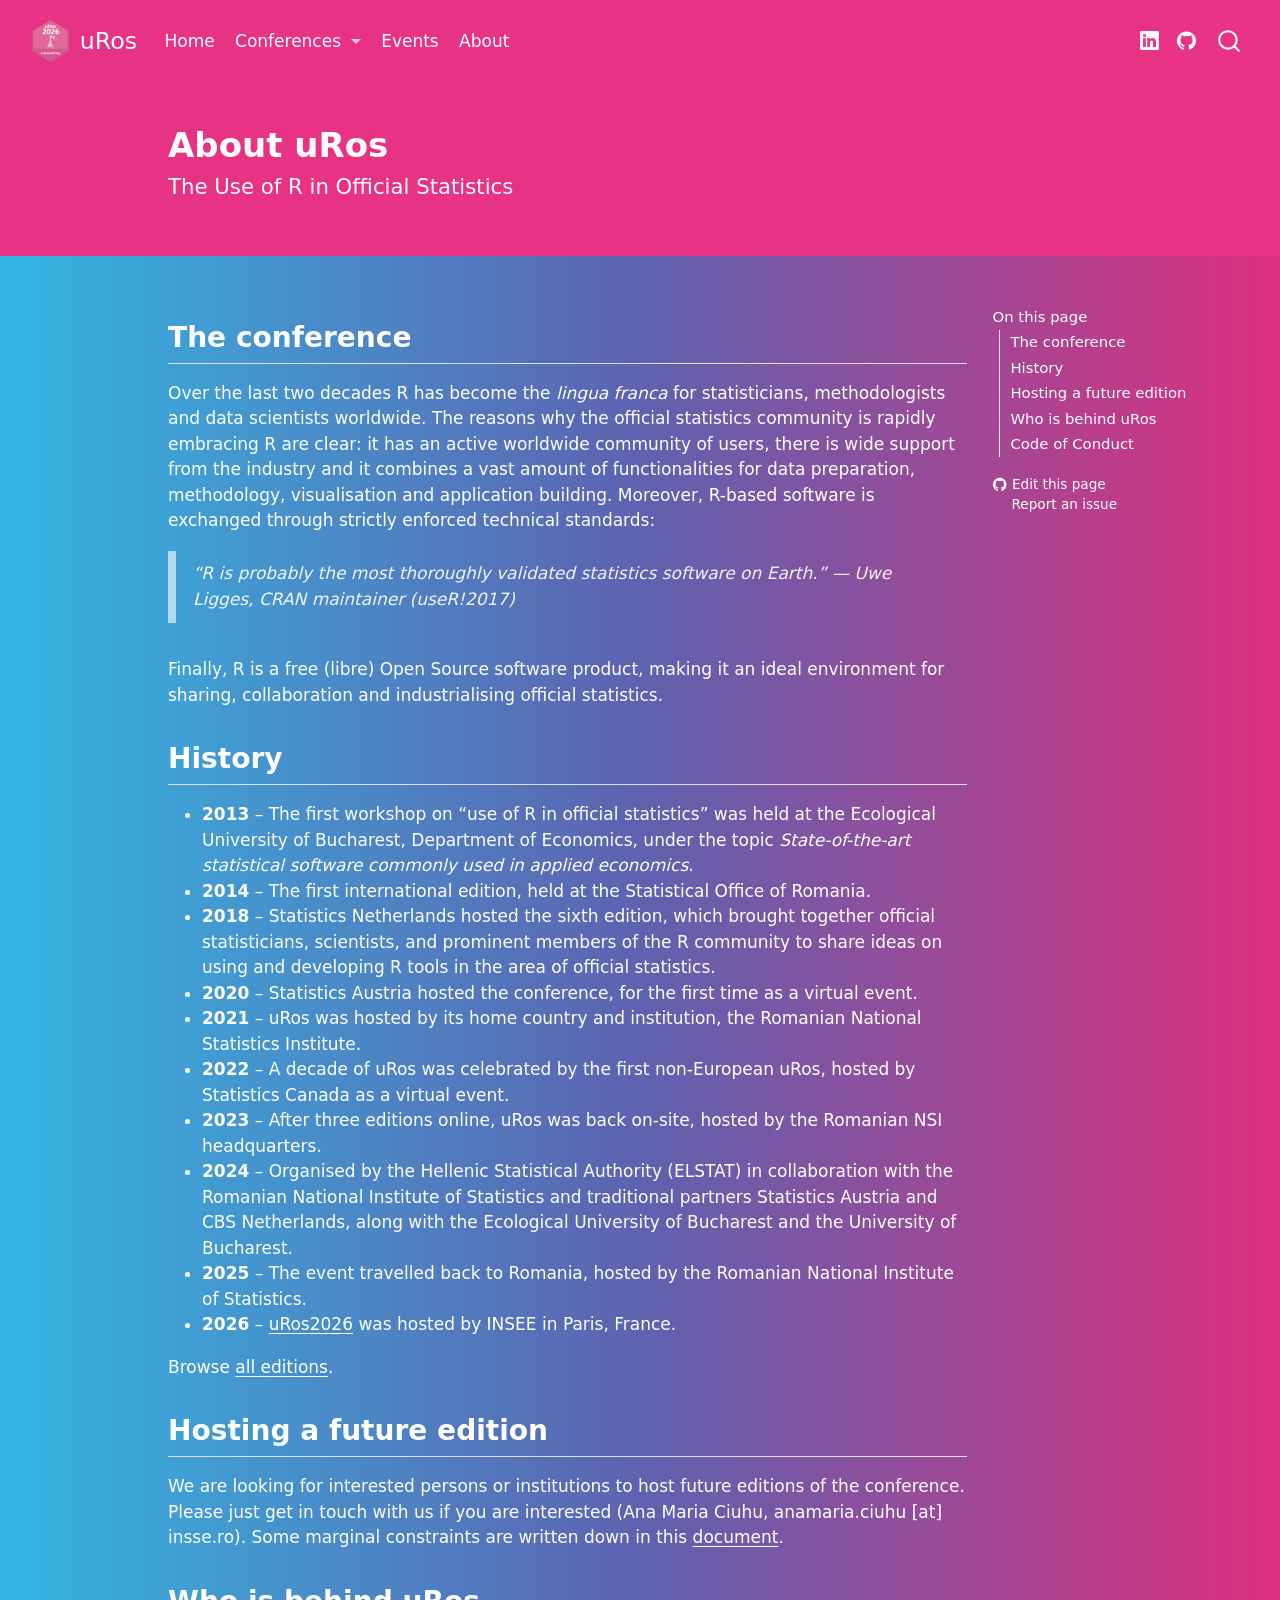
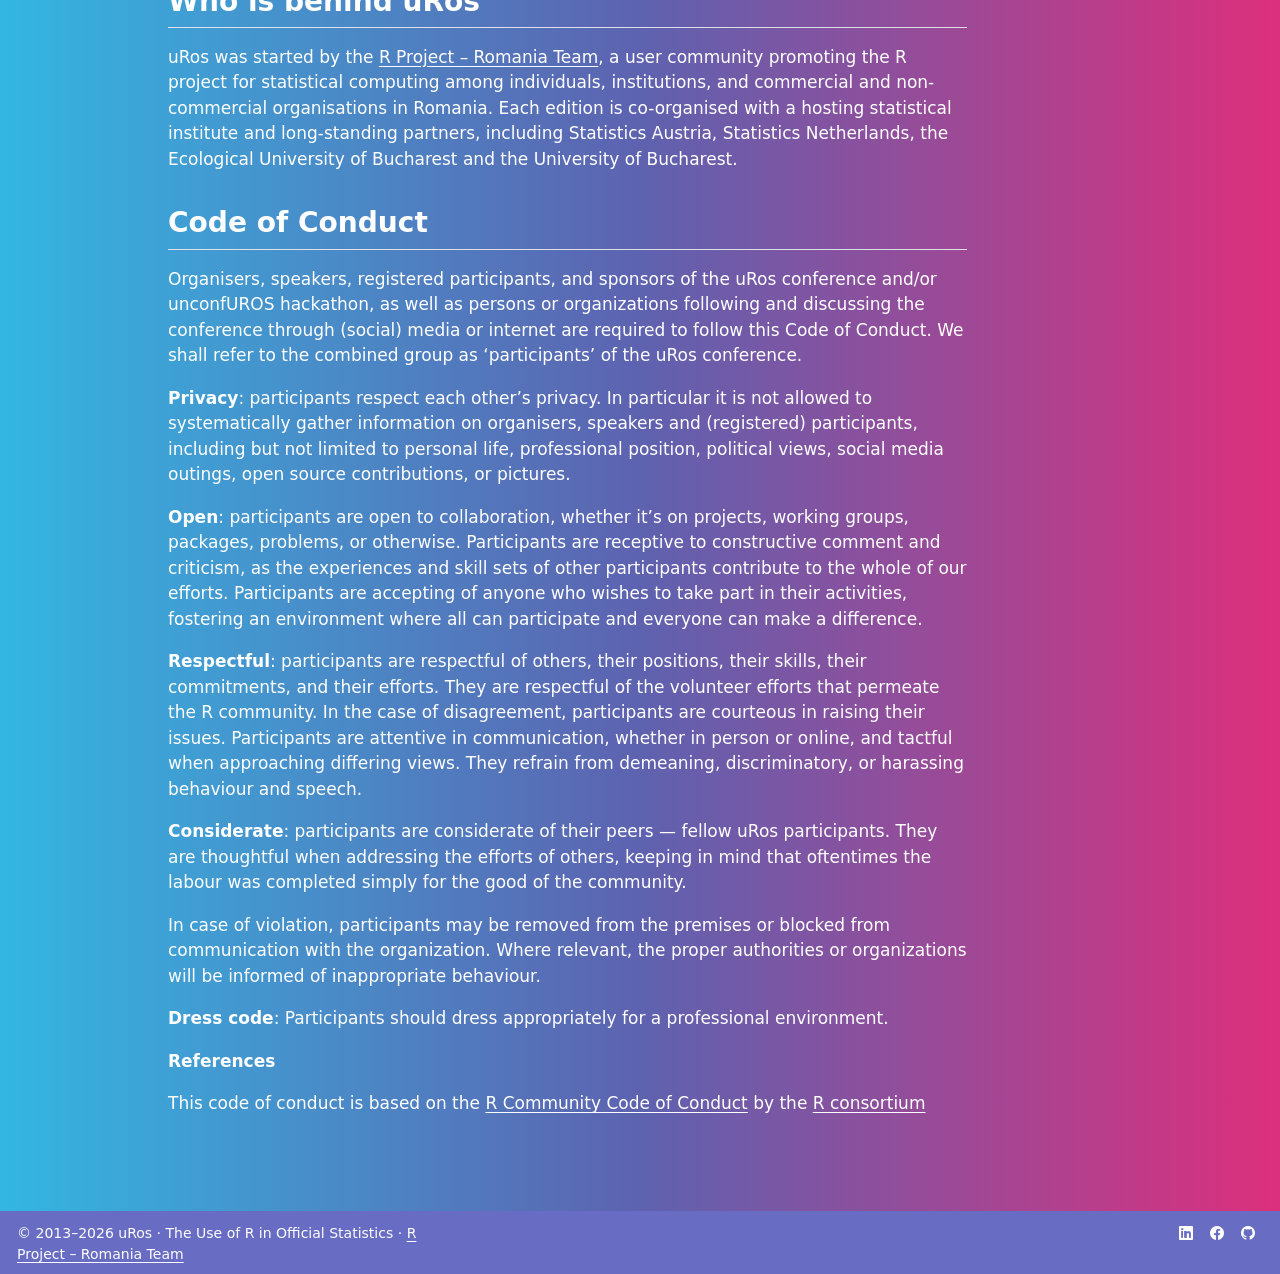
<file: docs/about.html>
<!DOCTYPE html>
<html xmlns="http://www.w3.org/1999/xhtml" lang="en" xml:lang="en"><head>

<meta charset="utf-8">
<meta name="generator" content="quarto-1.11.9">

<meta name="viewport" content="width=device-width, initial-scale=1.0, user-scalable=yes">


<title>About uRos – uRos</title>
<style>
/* Default styles provided by pandoc.
** See https://pandoc.org/MANUAL.html#variables-for-html for config info.
*/
span.smallcaps{font-variant: small-caps;}
div.columns{display: flex; gap: 1.5em;}
div.column{flex: auto;}
@media screen {
div.columns{gap: min(4vw, 1.5em);}
div.column{overflow-x: auto;}
}
div.hanging-indent{margin-left: 1.5em; text-indent: -1.5em;}
ul.task-list{list-style: none;}
ul.task-list li input[type="checkbox"] {
  width: 0.8em;
  margin: 0 0.8em 0.2em -1em; /* quarto-specific, see https://github.com/quarto-dev/quarto-cli/issues/4556 */ 
  vertical-align: middle;
}
</style>


<script src="site_libs/quarto-nav/quarto-nav.js"></script>
<script src="site_libs/quarto-nav/headroom.min.js"></script>
<script src="site_libs/clipboard/clipboard.min.js"></script>
<script src="site_libs/quarto-search/autocomplete.umd.js"></script>
<script src="site_libs/quarto-search/fuse.min.js"></script>
<script src="site_libs/quarto-search/quarto-search.js"></script>
<meta name="quarto:offset" content="./">
<link href="./assets/favicon.ico" rel="icon">
<script src="site_libs/quarto-html/quarto.js" type="module"></script>
<script src="site_libs/quarto-html/tabsets/tabsets.js" type="module"></script>
<script src="site_libs/quarto-html/scrollable-regions/scrollable-regions.js" type="module"></script>
<script src="site_libs/quarto-html/popper.min.js"></script>
<script src="site_libs/quarto-html/tippy.umd.min.js"></script>
<script src="site_libs/quarto-html/anchor.min.js"></script>
<link href="site_libs/quarto-html/tippy.css" rel="stylesheet">
<link href="site_libs/quarto-html/quarto-syntax-highlighting-63b5708e65d6cd79cd7618c58d0c21e7.css" rel="stylesheet" class="quarto-color-scheme" id="quarto-text-highlighting-styles">
<link href="site_libs/quarto-html/quarto-syntax-highlighting-dark-447e42e69aaa9833c0ba1b986f430b20.css" rel="stylesheet" class="quarto-color-scheme quarto-color-alternate" id="quarto-text-highlighting-styles">
<link href="site_libs/quarto-html/quarto-syntax-highlighting-63b5708e65d6cd79cd7618c58d0c21e7.css" rel="stylesheet" class="quarto-color-scheme-extra" id="quarto-text-highlighting-styles">
<script src="site_libs/bootstrap/bootstrap.min.js"></script>
<link href="site_libs/bootstrap/bootstrap-icons.css" rel="stylesheet">
<link href="site_libs/bootstrap/bootstrap-a4220fe40776dfc8b4319f3b742c9707.min.css" rel="stylesheet" append-hash="true" class="quarto-color-scheme" id="quarto-bootstrap" data-mode="light">
<link href="site_libs/bootstrap/bootstrap-dark-a4220fe40776dfc8b4319f3b742c9707.min.css" rel="stylesheet" append-hash="true" class="quarto-color-scheme quarto-color-alternate" id="quarto-bootstrap" data-mode="light">
<link href="site_libs/bootstrap/bootstrap-a4220fe40776dfc8b4319f3b742c9707.min.css" rel="stylesheet" append-hash="true" class="quarto-color-scheme-extra" id="quarto-bootstrap" data-mode="light">
<script id="quarto-search-options" type="application/json">{
  "location": "navbar",
  "copy-button": false,
  "collapse-after": 3,
  "panel-placement": "end",
  "type": "overlay",
  "limit": 50,
  "keyboard-shortcut": [
    "f",
    "/",
    "s"
  ],
  "show-item-context": false,
  "language": {
    "search-no-results-text": "No results",
    "search-matching-documents-text": "matching documents",
    "search-copy-link-title": "Copy link to search",
    "search-hide-matches-text": "Hide additional matches",
    "search-more-match-text": "more match in this document",
    "search-more-matches-text": "more matches in this document",
    "search-clear-button-title": "Clear",
    "search-text-placeholder": "",
    "search-detached-cancel-button-title": "Cancel",
    "search-submit-button-title": "Submit",
    "search-label": "Search"
  }
}</script>
<style>html{ scroll-behavior: smooth; }</style>


<meta property="og:title" content="About uRos – uRos">
<meta property="og:description" content="The Use of R in Official Statistics">
<meta property="og:site_name" content="uRos">
</head>

<body class="nav-fixed quarto-light"><a id="quarto-skip-link" class="visually-hidden-focusable" href="#quarto-document-content">Skip to main content</a>

<div id="quarto-search-results"></div>
  <header id="quarto-header" class="headroom fixed-top quarto-banner">
    <nav class="navbar navbar-expand-lg " data-bs-theme="dark" aria-label="Site">
      <div class="navbar-container container-fluid">
      <div class="navbar-brand-container mx-auto">
    <a href="./index.html" class="navbar-brand navbar-brand-logo">
    <img src="./conferences/2026/images/uros2026-hex.png" alt="uRos2026 hex sticker: the Eiffel Tower flying an R flag, with urosconf.org" class="navbar-logo light-content">
    <img src="./conferences/2026/images/uros2026-hex.png" alt="uRos2026 hex sticker: the Eiffel Tower flying an R flag, with urosconf.org" class="navbar-logo dark-content">
    </a>
    <a class="navbar-brand" href="./index.html">
    <span class="navbar-title">uRos</span>
    </a>
  </div>
          <button class="navbar-toggler" type="button" data-bs-toggle="collapse" data-bs-target="#navbarCollapse" aria-controls="navbarCollapse" aria-expanded="false" aria-label="Toggle navigation" onclick="if (window.quartoToggleHeadroom) { window.quartoToggleHeadroom(); }">
  <span class="navbar-toggler-icon"></span>
</button>
          <div class="collapse navbar-collapse" id="navbarCollapse">
            <ul class="navbar-nav navbar-nav-scroll me-auto">
  <li class="nav-item">
    <a class="nav-link" href="./index.html"> 
<span class="menu-text">Home</span></a>
  </li>  
  <li class="nav-item dropdown ">
    <a class="nav-link dropdown-toggle" href="#" id="nav-menu-conferences" role="link" data-bs-toggle="dropdown" aria-expanded="false">
 <span class="menu-text">Conferences</span>
    </a>
    <ul class="dropdown-menu" aria-labelledby="nav-menu-conferences">    
        <li>
    <a class="dropdown-item" href="./conferences/2026/index.html">
 <span class="dropdown-text">uRos2026 · Paris</span></a>
  </li>  
        <li>
    <a class="dropdown-item" href="./conferences/2026/live.html">
 <span class="dropdown-text">uRos2026 · Live &amp; photos</span></a>
  </li>  
        <li>
    <a class="dropdown-item" href="./conferences/2026/slides.html">
 <span class="dropdown-text">uRos2026 · Slides</span></a>
  </li>  
        <li><hr class="dropdown-divider"></li>
        <li>
    <a class="dropdown-item" href="./conferences/index.html">
 <span class="dropdown-text">All conferences</span></a>
  </li>  
    </ul>
  </li>
  <li class="nav-item">
    <a class="nav-link" href="./events/index.html"> 
<span class="menu-text">Events</span></a>
  </li>  
  <li class="nav-item">
    <a class="nav-link active" href="./about.html" aria-current="page"> 
<span class="menu-text">About</span></a>
  </li>  
</ul>
            <ul class="navbar-nav navbar-nav-scroll ms-auto">
  <li class="nav-item compact">
    <a class="nav-link" href="https://www.linkedin.com/company/the-use-of-r-in-official-statistics-uros/posts"> <i class="bi bi-linkedin" role="img" aria-label="uRos on LinkedIn">
</i> 
<span class="menu-text"></span></a>
  </li>  
  <li class="nav-item compact">
    <a class="nav-link" href="https://github.com/uRosConf"> <i class="bi bi-github" role="img" aria-label="uRosConf on GitHub">
</i> 
<span class="menu-text"></span></a>
  </li>  
</ul>
          </div> <!-- /navcollapse -->
            <div class="quarto-navbar-tools">
</div>
            <div id="quarto-search" class="" title="Search"></div>
      </div> <!-- /container-fluid -->
    </nav>
</header>
<!-- content -->
<header id="title-block-header" class="quarto-title-block default page-columns page-full">
  <div class="quarto-title-banner page-columns page-full">
    <div class="quarto-title column-body">
      <h1 class="title">About uRos</h1>
            <p class="subtitle lead">The Use of R in Official Statistics</p>
                      </div>
  </div>
    
  
  <div class="quarto-title-meta">

      
    
      
    </div>
    
  
  </header><div id="quarto-content" class="quarto-container page-columns page-rows-contents page-layout-article page-navbar">
<!-- sidebar -->
<!-- margin-sidebar -->
    <div id="quarto-margin-sidebar" class="sidebar margin-sidebar">
        <nav id="TOC" role="doc-toc" aria-labelledby="toc-title" class="toc-active">
    <h2 id="toc-title">On this page</h2>
   
  <ul>
  <li><a href="#the-conference" id="toc-the-conference" class="nav-link active" data-scroll-target="#the-conference">The conference</a></li>
  <li><a href="#history" id="toc-history" class="nav-link" data-scroll-target="#history">History</a></li>
  <li><a href="#hosting-a-future-edition" id="toc-hosting-a-future-edition" class="nav-link" data-scroll-target="#hosting-a-future-edition">Hosting a future edition</a></li>
  <li><a href="#who-is-behind-uros" id="toc-who-is-behind-uros" class="nav-link" data-scroll-target="#who-is-behind-uros">Who is behind uRos</a></li>
  <li><a href="#code-of-conduct" id="toc-code-of-conduct" class="nav-link" data-scroll-target="#code-of-conduct">Code of Conduct</a></li>
  </ul>
<div class="toc-actions"><ul><li><a href="https://github.com/ikashnitsky/urosconf/edit/main/about.qmd" class="toc-action"><i class="bi bi-github"></i>Edit this page</a></li><li><a href="https://github.com/ikashnitsky/urosconf/issues/new" class="toc-action"><i class="bi empty"></i>Report an issue</a></li></ul></div></nav>
    </div>
<!-- main -->
<main class="content quarto-banner-title-block" id="quarto-document-content" tabindex="-1">





<section id="the-conference" class="level2">
<h2 class="anchored" data-anchor-id="the-conference">The conference</h2>
<p>Over the last two decades R has become the <em>lingua franca</em> for statisticians, methodologists and data scientists worldwide. The reasons why the official statistics community is rapidly embracing R are clear: it has an active worldwide community of users, there is wide support from the industry and it combines a vast amount of functionalities for data preparation, methodology, visualisation and application building. Moreover, R-based software is exchanged through strictly enforced technical standards:</p>
<blockquote class="blockquote">
<p>“R is probably the most thoroughly validated statistics software on Earth.” — Uwe Ligges, CRAN maintainer (useR!2017)</p>
</blockquote>
<p>Finally, R is a free (libre) Open Source software product, making it an ideal environment for sharing, collaboration and industrialising official statistics.</p>
</section>
<section id="history" class="level2">
<h2 class="anchored" data-anchor-id="history">History</h2>
<ul>
<li><strong>2013</strong> – The first workshop on “use of R in official statistics” was held at the Ecological University of Bucharest, Department of Economics, under the topic <em>State-of-the-art statistical software commonly used in applied economics</em>.</li>
<li><strong>2014</strong> – The first international edition, held at the Statistical Office of Romania.</li>
<li><strong>2018</strong> – Statistics Netherlands hosted the sixth edition, which brought together official statisticians, scientists, and prominent members of the R community to share ideas on using and developing R tools in the area of official statistics.</li>
<li><strong>2020</strong> – Statistics Austria hosted the conference, for the first time as a virtual event.</li>
<li><strong>2021</strong> – uRos was hosted by its home country and institution, the Romanian National Statistics Institute.</li>
<li><strong>2022</strong> – A decade of uRos was celebrated by the first non-European uRos, hosted by Statistics Canada as a virtual event.</li>
<li><strong>2023</strong> – After three editions online, uRos was back on-site, hosted by the Romanian NSI headquarters.</li>
<li><strong>2024</strong> – Organised by the Hellenic Statistical Authority (ELSTAT) in collaboration with the Romanian National Institute of Statistics and traditional partners Statistics Austria and CBS Netherlands, along with the Ecological University of Bucharest and the University of Bucharest.</li>
<li><strong>2025</strong> – The event travelled back to Romania, hosted by the Romanian National Institute of Statistics.</li>
<li><strong>2026</strong> – <a href="./conferences/2026/index.html">uRos2026</a> was hosted by INSEE in Paris, France.</li>
</ul>
<p>Browse <a href="./conferences/index.html">all editions</a>.</p>
</section>
<section id="hosting-a-future-edition" class="level2">
<h2 class="anchored" data-anchor-id="hosting-a-future-edition">Hosting a future edition</h2>
<p>We are looking for interested persons or institutions to host future editions of the conference. Please just get in touch with us if you are interested (Ana Maria Ciuhu, anamaria.ciuhu [at] insse.ro). Some marginal constraints are written down in this <a href="https://r-project.ro/uRosMarginalConstraints.pdf">document</a>.</p>
</section>
<section id="who-is-behind-uros" class="level2">
<h2 class="anchored" data-anchor-id="who-is-behind-uros">Who is behind uRos</h2>
<p>uRos was started by the <a href="https://r-project.ro/">R Project – Romania Team</a>, a user community promoting the R project for statistical computing among individuals, institutions, and commercial and non-commercial organisations in Romania. Each edition is co-organised with a hosting statistical institute and long-standing partners, including Statistics Austria, Statistics Netherlands, the Ecological University of Bucharest and the University of Bucharest.</p>
</section>
<section id="code-of-conduct" class="level2">
<h2 class="anchored" data-anchor-id="code-of-conduct">Code of Conduct</h2>
<!-- Shared across conference pages; pulled in via the Quarto "include" shortcode. -->
<p>Organisers, speakers, registered participants, and sponsors of the uRos conference and/or unconfUROS hackathon, as well as persons or organizations following and discussing the conference through (social) media or internet are required to follow this Code of Conduct. We shall refer to the combined group as ‘participants’ of the uRos conference.</p>
<p><strong>Privacy</strong>: participants respect each other’s privacy. In particular it is not allowed to systematically gather information on organisers, speakers and (registered) participants, including but not limited to personal life, professional position, political views, social media outings, open source contributions, or pictures.</p>
<p><strong>Open</strong>: participants are open to collaboration, whether it’s on projects, working groups, packages, problems, or otherwise. Participants are receptive to constructive comment and criticism, as the experiences and skill sets of other participants contribute to the whole of our efforts. Participants are accepting of anyone who wishes to take part in their activities, fostering an environment where all can participate and everyone can make a difference.</p>
<p><strong>Respectful</strong>: participants are respectful of others, their positions, their skills, their commitments, and their efforts. They are respectful of the volunteer efforts that permeate the R community. In the case of disagreement, participants are courteous in raising their issues. Participants are attentive in communication, whether in person or online, and tactful when approaching differing views. They refrain from demeaning, discriminatory, or harassing behaviour and speech.</p>
<p><strong>Considerate</strong>: participants are considerate of their peers — fellow uRos participants. They are thoughtful when addressing the efforts of others, keeping in mind that oftentimes the labour was completed simply for the good of the community.</p>
<p>In case of violation, participants may be removed from the premises or blocked from communication with the organization. Where relevant, the proper authorities or organizations will be informed of inappropriate behaviour.</p>
<p><strong>Dress code</strong>: Participants should dress appropriately for a professional environment.</p>
<p><strong>References</strong></p>
<p>This code of conduct is based on the <a href="https://wiki.r-consortium.org/view/R_Consortium_and_the_R_Community_Code_of_Conduct">R Community Code of Conduct</a> by the <a href="https://www.r-consortium.org/">R consortium</a></p>


</section>

<a onclick="window.scrollTo(0, 0); return false;" role="button" id="quarto-back-to-top"><i class="bi bi-arrow-up"></i> Back to top</a></main> <!-- /main -->
<script id="quarto-html-after-body" type="application/javascript">
  window.document.addEventListener("DOMContentLoaded", function (event) {
    const icon = "";
    const anchorJS = new window.AnchorJS();
    anchorJS.options = {
      placement: 'right',
      icon: icon
    };
    anchorJS.add('.anchored');
    const isCodeAnnotation = (el) => {
      for (const clz of el.classList) {
        if (clz.startsWith('code-annotation-')) {                     
          return true;
        }
      }
      return false;
    }
    const onCopySuccess = function(e) {
      // button target
      const button = e.trigger;
      // don't keep focus
      button.blur();
      // flash "checked"
      button.classList.add('code-copy-button-checked');
      var currentTitle = button.getAttribute("title");
      button.setAttribute("title", "Copied!");
      let tooltip;
      if (window.bootstrap) {
        button.setAttribute("data-bs-toggle", "tooltip");
        button.setAttribute("data-bs-placement", "left");
        button.setAttribute("data-bs-title", "Copied!");
        tooltip = new bootstrap.Tooltip(button, 
          { trigger: "manual", 
            customClass: "code-copy-button-tooltip",
            offset: [0, -8]});
        tooltip.show();    
      }
      setTimeout(function() {
        if (tooltip) {
          tooltip.hide();
          button.removeAttribute("data-bs-title");
          button.removeAttribute("data-bs-toggle");
          button.removeAttribute("data-bs-placement");
        }
        button.setAttribute("title", currentTitle);
        button.classList.remove('code-copy-button-checked');
      }, 1000);
      // clear code selection
      e.clearSelection();
    }
    const getTextToCopy = function(trigger) {
      const outerScaffold = trigger.parentElement.cloneNode(true);
      const codeEl = outerScaffold.querySelector('code');
      for (const childEl of codeEl.children) {
        if (isCodeAnnotation(childEl)) {
          childEl.remove();
        }
      }
      return codeEl.innerText;
    }
    const clipboard = new window.ClipboardJS('.code-copy-button:not([data-in-quarto-modal])', {
      text: getTextToCopy
    });
    clipboard.on('success', onCopySuccess);
    if (window.document.getElementById('quarto-embedded-source-code-modal')) {
      const clipboardModal = new window.ClipboardJS('.code-copy-button[data-in-quarto-modal]', {
        text: getTextToCopy,
        container: window.document.getElementById('quarto-embedded-source-code-modal')
      });
      clipboardModal.on('success', onCopySuccess);
    }
      var localhostRegex = new RegExp(/^(?:http|https):\/\/localhost\:?[0-9]*\//);
      var mailtoRegex = new RegExp(/^mailto:/);
        var filterRegex = new RegExp("https:\/\/urosconf\.org");
      const newWindowLabel = "(opens in a new tab)";
      const newWindowNoteId = "quarto-ext-newwindow-label";
      // Links reference one hidden label through aria-describedby, so the
      // announcement never changes their accessible name.
      var describeNewWindow = (link) => {
        if (!window.document.getElementById(newWindowNoteId)) {
          var newWindowNote = window.document.createElement("span");
          newWindowNote.id = newWindowNoteId;
          newWindowNote.hidden = true;
          newWindowNote.textContent = newWindowLabel;
          window.document.body.appendChild(newWindowNote);
        }
        var describedBy = (link.getAttribute("aria-describedby") || "").split(/\s+/).filter(Boolean);
        if (!describedBy.includes(newWindowNoteId)) {
          describedBy.push(newWindowNoteId);
          link.setAttribute("aria-describedby", describedBy.join(" "));
        }
      }
      var isInternal = (href) => {
          return filterRegex.test(href) || localhostRegex.test(href) || mailtoRegex.test(href);
      }
      // Inspect non-navigation links and adorn them if external
      window.quartoDecorateExternalLinks = function (root) {
     var links = (root || window.document).querySelectorAll('a[href]:not(.nav-link):not(.navbar-brand):not(.toc-action):not(.sidebar-link):not(.sidebar-item-toggle):not(.pagination-link):not(.no-external):not([aria-hidden]):not(.dropdown-item):not(.quarto-navigation-tool):not(.about-link)');
      for (var i=0; i<links.length; i++) {
        const link = links[i];
        if (!isInternal(link.href)) {
          // undo the damage that might have been done by quarto-nav.js in the case of
          // links that we want to consider external
          if (link.dataset.originalHref !== undefined) {
            link.href = link.dataset.originalHref;
          }
            // target, if specified
            link.setAttribute("target", "_blank");
            if (link.getAttribute("rel") === null) {
              link.setAttribute("rel", "noopener");
            }
            describeNewWindow(link);
          if (!link.classList.contains('no-external-icon')) {
          }
        }
      }
      };
      window.quartoDecorateExternalLinks(window.document);
    // Esc closes the popup (WCAG 1.4.13) and focus leaving both trigger and
    // popup closes it (WCAG 2.4.11); tippy handles neither for interactive popups.
    const hideOnEscAndFocusOut = {
      name: 'hideOnEscAndFocusOut',
      defaultValue: true,
      fn(instance) {
        const dismiss = () => {
          // A show scheduled by the trigger delay would otherwise reopen it
          instance.clearDelayTimeouts();
          instance.hide();
        };
        const onKeyDown = (event) => {
          if (event.key !== 'Escape') {
            return;
          }
          // Keep Esc from also reaching page handlers (e.g. reveal.js overview),
          // except an open reveal.js slide menu, which Esc should close too.
          // The menu handles keys only when its keyboard option is on.
          const menuHandlesEsc = window.Reveal?.getPlugin?.('menu')?.isOpen() &&
            window.Reveal.getConfig().menu?.keyboard !== false;
          if (!menuHandlesEsc) {
            event.stopPropagation();
          }
          if (instance.popper.contains(window.document.activeElement)) {
            // Disabled while refocusing so the focus trigger does not reopen it
            instance.disable();
            instance.reference.focus();
            instance.enable();
          }
          dismiss();
        };
        const onFocusOut = (event) => {
          const target = event.relatedTarget;
          if (target && !instance.reference.contains(target) &&
              !instance.popper.contains(target)) {
            dismiss();
          }
        };
        // On the trigger too: a click trigger (code-annotations: select) has no
        // blur handling. Attached for the instance's lifetime so leaving the
        // trigger also cancels a show still pending on the trigger delay.
        instance.reference.addEventListener('focusout', onFocusOut);
        return {
          onShow() {
            window.document.addEventListener('keydown', onKeyDown, true);
            instance.popper.addEventListener('focusout', onFocusOut);
          },
          onHide() {
            window.document.removeEventListener('keydown', onKeyDown, true);
            instance.popper.removeEventListener('focusout', onFocusOut);
          },
          onDestroy() {
            instance.reference.removeEventListener('focusout', onFocusOut);
          },
        };
      },
    };
    function tippyHover(el, contentFn, onTriggerFn, onUntriggerFn) {
      const config = {
        allowHTML: true,
        maxWidth: 500,
        delay: 100,
        arrow: false,
        appendTo: function(el) {
            return el.parentElement;
        },
        interactive: true,
        interactiveBorder: 10,
        theme: 'quarto',
        placement: 'bottom-start',
        plugins: [hideOnEscAndFocusOut],
      };
      if (contentFn) {
        config.content = contentFn;
      }
      if (onTriggerFn) {
        config.onTrigger = onTriggerFn;
      }
      if (onUntriggerFn) {
        config.onUntrigger = onUntriggerFn;
      }
      window.tippy(el, config); 
    }
    const noterefs = window.document.querySelectorAll('a[role="doc-noteref"]');
    for (var i=0; i<noterefs.length; i++) {
      const ref = noterefs[i];
      tippyHover(ref, function() {
        // use id or data attribute instead here
        let href = ref.getAttribute('data-footnote-href') || ref.getAttribute('href');
        try { href = new URL(href).hash; } catch {}
        const id = href.replace(/^#\/?/, "");
        const note = window.document.getElementById(id);
        if (note) {
          return note.innerHTML;
        } else {
          return "";
        }
      });
    }
    const xrefs = window.document.querySelectorAll('a.quarto-xref');
    const processXRef = (id, note) => {
      // Strip column container classes
      const stripColumnClz = (el) => {
        el.classList.remove("page-full", "page-columns");
        if (el.children) {
          for (const child of el.children) {
            stripColumnClz(child);
          }
        }
      }
      stripColumnClz(note)
      if (id === null || id.startsWith('sec-')) {
        // Special case sections, only their first couple elements
        const container = document.createElement("div");
        if (note.children && note.children.length > 2) {
          container.appendChild(note.children[0].cloneNode(true));
          for (let i = 1; i < note.children.length; i++) {
            const child = note.children[i];
            if (child.tagName === "P" && child.innerText === "") {
              continue;
            } else {
              container.appendChild(child.cloneNode(true));
              break;
            }
          }
          if (window.Quarto?.typesetMath) {
            window.Quarto.typesetMath(container);
          }
          return container.innerHTML
        } else {
          if (window.Quarto?.typesetMath) {
            window.Quarto.typesetMath(note);
          }
          return note.innerHTML;
        }
      } else {
        // Remove any anchor links if they are present
        const anchorLink = note.querySelector('a.anchorjs-link');
        if (anchorLink) {
          anchorLink.remove();
        }
        if (window.Quarto?.typesetMath) {
          window.Quarto.typesetMath(note);
        }
        if (note.classList.contains("callout")) {
          return note.outerHTML;
        } else {
          return note.innerHTML;
        }
      }
    }
    for (var i=0; i<xrefs.length; i++) {
      const xref = xrefs[i];
      tippyHover(xref, undefined, function(instance) {
        instance.disable();
        let url = xref.getAttribute('href');
        let hash = undefined; 
        if (url.startsWith('#')) {
          hash = url;
        } else {
          try { hash = new URL(url).hash; } catch {}
        }
        if (hash) {
          const id = hash.replace(/^#\/?/, "");
          const note = window.document.getElementById(id);
          if (note !== null) {
            try {
              const html = processXRef(id, note.cloneNode(true));
              instance.setContent(html);
            } finally {
              instance.enable();
              instance.show();
            }
          } else {
            // See if we can fetch this
            fetch(url.split('#')[0])
            .then(res => res.text())
            .then(html => {
              const parser = new DOMParser();
              const htmlDoc = parser.parseFromString(html, "text/html");
              const note = htmlDoc.getElementById(id);
              if (note !== null) {
                const html = processXRef(id, note);
                instance.setContent(html);
              } 
            }).finally(() => {
              instance.enable();
              instance.show();
            });
          }
        } else {
          // See if we can fetch a full url (with no hash to target)
          // This is a special case and we should probably do some content thinning / targeting
          fetch(url)
          .then(res => res.text())
          .then(html => {
            const parser = new DOMParser();
            const htmlDoc = parser.parseFromString(html, "text/html");
            const note = htmlDoc.querySelector('main.content');
            if (note !== null) {
              // This should only happen for chapter cross references
              // (since there is no id in the URL)
              // remove the first header
              if (note.children.length > 0 && note.children[0].tagName === "HEADER") {
                note.children[0].remove();
              }
              const html = processXRef(null, note);
              instance.setContent(html);
            } 
          }).finally(() => {
            instance.enable();
            instance.show();
          });
        }
      }, function(instance) {
      });
    }
        let selectedAnnoteEl;
        const selectorForAnnotation = ( cell, annotation) => {
          let cellAttr = 'data-code-cell="' + cell + '"';
          let lineAttr = 'data-code-annotation="' +  annotation + '"';
          const selector = 'span[' + cellAttr + '][' + lineAttr + ']';
          return selector;
        }
        const selectCodeLines = (annoteEl) => {
          const doc = window.document;
          const targetCell = annoteEl.getAttribute("data-target-cell");
          const targetAnnotation = annoteEl.getAttribute("data-target-annotation");
          const annoteSpan = window.document.querySelector(selectorForAnnotation(targetCell, targetAnnotation));
          const lines = annoteSpan.getAttribute("data-code-lines").split(",");
          const lineIds = lines.map((line) => {
            return targetCell + "-" + line;
          })
          // Each band is positioned against its own containing block, which is
          // not the offsetParent of the lines, so place it from client rects.
          const placeBand = (band, firstEl, lastEl, codeBlock) => {
            const container = band.offsetParent;
            if (container === null) {
              return;
            }
            const containerRect = container.getBoundingClientRect();
            // Reveal.js scales slides with a transform, so convert client
            // pixels back to the CSS pixels of the container.
            const scale = containerRect.height / container.offsetHeight || 1;
            const firstRect = firstEl.getBoundingClientRect();
            const lastRect = lastEl.getBoundingClientRect();
            const top = (firstRect.top - containerRect.top) / scale - container.clientTop + container.scrollTop;
            const height = (lastRect.bottom - firstRect.top) / scale;
            band.style.top = top - 2 + "px";
            band.style.height = height + 4 + "px";
            if (codeBlock) {
              // Without the copy button wrapper, the containing block is wider
              // than the code block, so span the code block explicitly.
              const blockRect = codeBlock.getBoundingClientRect();
              band.style.left = (blockRect.left - containerRect.left) / scale - container.clientLeft + container.scrollLeft + "px";
              band.style.width = blockRect.width / scale + "px";
            }
          };
          if (lineIds.length > 0) {
            const el = window.document.getElementById(lineIds[0]);
            const lastEl = window.document.getElementById(lineIds[lineIds.length - 1]);
            const parent = el.parentElement.parentElement;
            // cook up a div (if necessary) and position it
            let div = window.document.getElementById("code-annotation-line-highlight");
            if (div === null) {
              div = window.document.createElement("div");
              div.setAttribute("id", "code-annotation-line-highlight");
              div.style.position = 'absolute';
              parent.appendChild(div);
            }
            placeBand(div, el, lastEl, parent.closest("div.sourceCode") || parent);
            let gutterDiv = window.document.getElementById("code-annotation-line-highlight-gutter");
            if (gutterDiv === null) {
              gutterDiv = window.document.createElement("div");
              gutterDiv.setAttribute("id", "code-annotation-line-highlight-gutter");
              gutterDiv.style.position = 'absolute';
              const codeCell = window.document.getElementById(targetCell);
              const gutter = codeCell.querySelector('.code-annotation-gutter');
              gutter.appendChild(gutterDiv);
            }
            placeBand(gutterDiv, el, lastEl);
            selectedAnnoteEl = annoteEl;
          }
        };
        const unselectCodeLines = () => {
          const elementsIds = ["code-annotation-line-highlight", "code-annotation-line-highlight-gutter"];
          elementsIds.forEach((elId) => {
            const div = window.document.getElementById(elId);
            if (div) {
              div.remove();
            }
          });
          selectedAnnoteEl = undefined;
        };
          // Handle positioning of the toggle
      window.addEventListener(
        "resize",
        throttle(() => {
          elRect = undefined;
          if (selectedAnnoteEl) {
            selectCodeLines(selectedAnnoteEl);
          }
        }, 10)
      );
      function throttle(fn, ms) {
      let throttle = false;
      let timer;
        return (...args) => {
          if(!throttle) { // first call gets through
              fn.apply(this, args);
              throttle = true;
          } else { // all the others get throttled
              if(timer) clearTimeout(timer); // cancel #2
              timer = setTimeout(() => {
                fn.apply(this, args);
                timer = throttle = false;
              }, ms);
          }
        };
      }
        // Attach click handler to the DT
        const annoteDls = window.document.querySelectorAll('dt[data-target-cell]');
        for (const annoteDlNode of annoteDls) {
          annoteDlNode.addEventListener('click', (event) => {
            const clickedEl = event.target;
            if (clickedEl !== selectedAnnoteEl) {
              unselectCodeLines();
              const activeEl = window.document.querySelector('dt[data-target-cell].code-annotation-active');
              if (activeEl) {
                activeEl.classList.remove('code-annotation-active');
              }
              selectCodeLines(clickedEl);
              clickedEl.classList.add('code-annotation-active');
            } else {
              // Unselect the line
              unselectCodeLines();
              clickedEl.classList.remove('code-annotation-active');
            }
          });
        }
    const findCites = (el) => {
      const parentEl = el.parentElement;
      if (parentEl) {
        const cites = parentEl.dataset.cites;
        if (cites) {
          return {
            el,
            cites: cites.split(' ')
          };
        } else {
          return findCites(el.parentElement)
        }
      } else {
        return undefined;
      }
    };
    var bibliorefs = window.document.querySelectorAll('a[role="doc-biblioref"]');
    for (var i=0; i<bibliorefs.length; i++) {
      const ref = bibliorefs[i];
      const citeInfo = findCites(ref);
      if (citeInfo) {
        tippyHover(citeInfo.el, function() {
          var popup = window.document.createElement('div');
          citeInfo.cites.forEach(function(cite) {
            var citeDiv = window.document.createElement('div');
            citeDiv.classList.add('hanging-indent');
            citeDiv.classList.add('csl-entry');
            var biblioDiv = window.document.getElementById('ref-' + cite);
            if (biblioDiv) {
              citeDiv.innerHTML = biblioDiv.innerHTML;
            }
            popup.appendChild(citeDiv);
          });
          return popup.innerHTML;
        });
      }
    }
  });
  </script>
  <script type="application/javascript">
  window.quartoScrollableRegionsLabels = {"code":"Scrollable code","output":"Scrollable output"};
  </script>
</div> <!-- /content -->
<footer class="footer">
  <div class="nav-footer">
    <div class="nav-footer-left">
<p>© 2013–2026 uRos · The Use of R in Official Statistics · <a href="https://r-project.ro/">R Project – Romania Team</a></p>
</div>   
    <div class="nav-footer-center">
      &nbsp;
    <div class="toc-actions d-sm-block d-md-none"><ul><li><a href="https://github.com/ikashnitsky/urosconf/edit/main/about.qmd" class="toc-action"><i class="bi bi-github"></i>Edit this page</a></li><li><a href="https://github.com/ikashnitsky/urosconf/issues/new" class="toc-action"><i class="bi empty"></i>Report an issue</a></li></ul></div></div>
    <div class="nav-footer-right">
      <ul class="footer-items list-unstyled">
    <li class="nav-item compact">
    <a class="nav-link" href="https://www.linkedin.com/company/the-use-of-r-in-official-statistics-uros/posts">
      <i class="bi bi-linkedin" role="img" aria-label="uRos on LinkedIn">
</i> 
    </a>
  </li>  
    <li class="nav-item compact">
    <a class="nav-link" href="https://www.facebook.com/romanianRteam/">
      <i class="bi bi-facebook" role="img" aria-label="R Project Romania on Facebook">
</i> 
    </a>
  </li>  
    <li class="nav-item compact">
    <a class="nav-link" href="https://github.com/uRosConf">
      <i class="bi bi-github" role="img" aria-label="uRosConf on GitHub">
</i> 
    </a>
  </li>  
</ul>
    </div>
  </div>
</footer>




<script src="site_libs/quarto-html/zenscroll-min.js"></script>
</body></html>
</file>
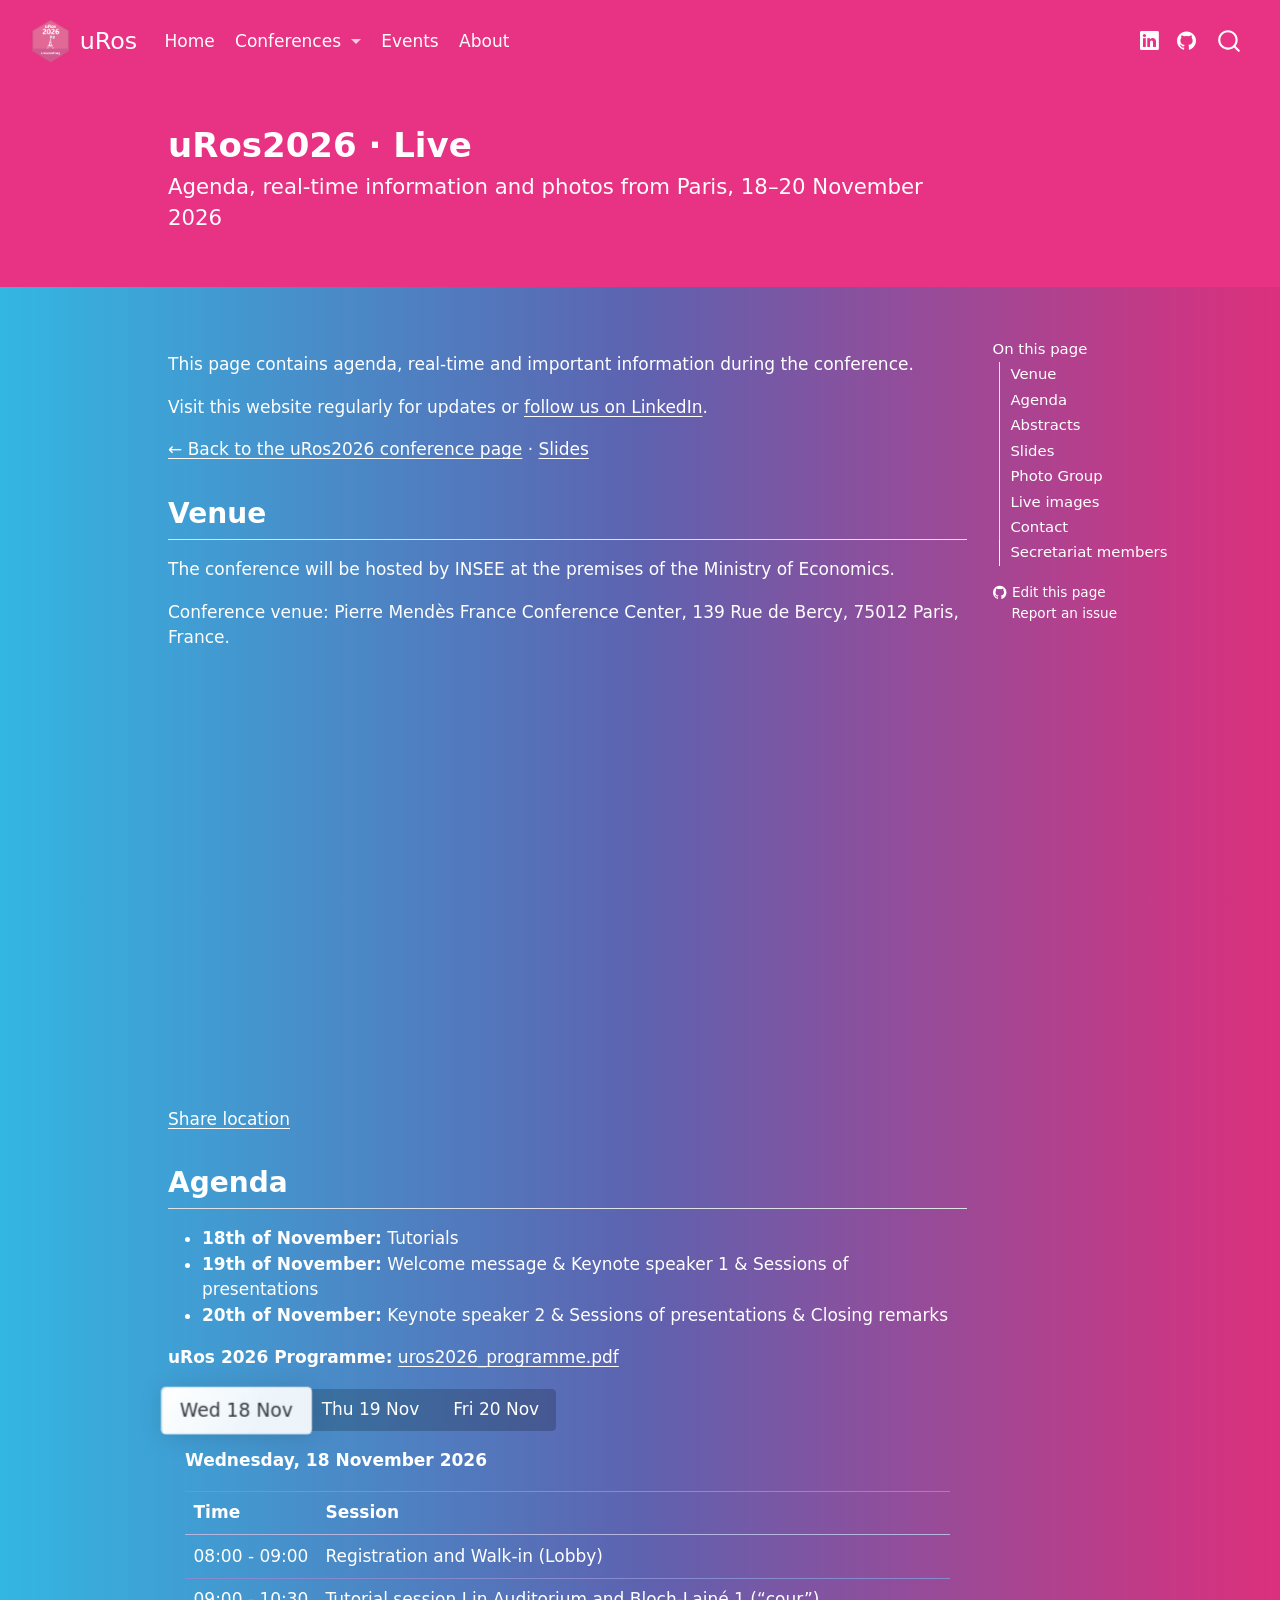
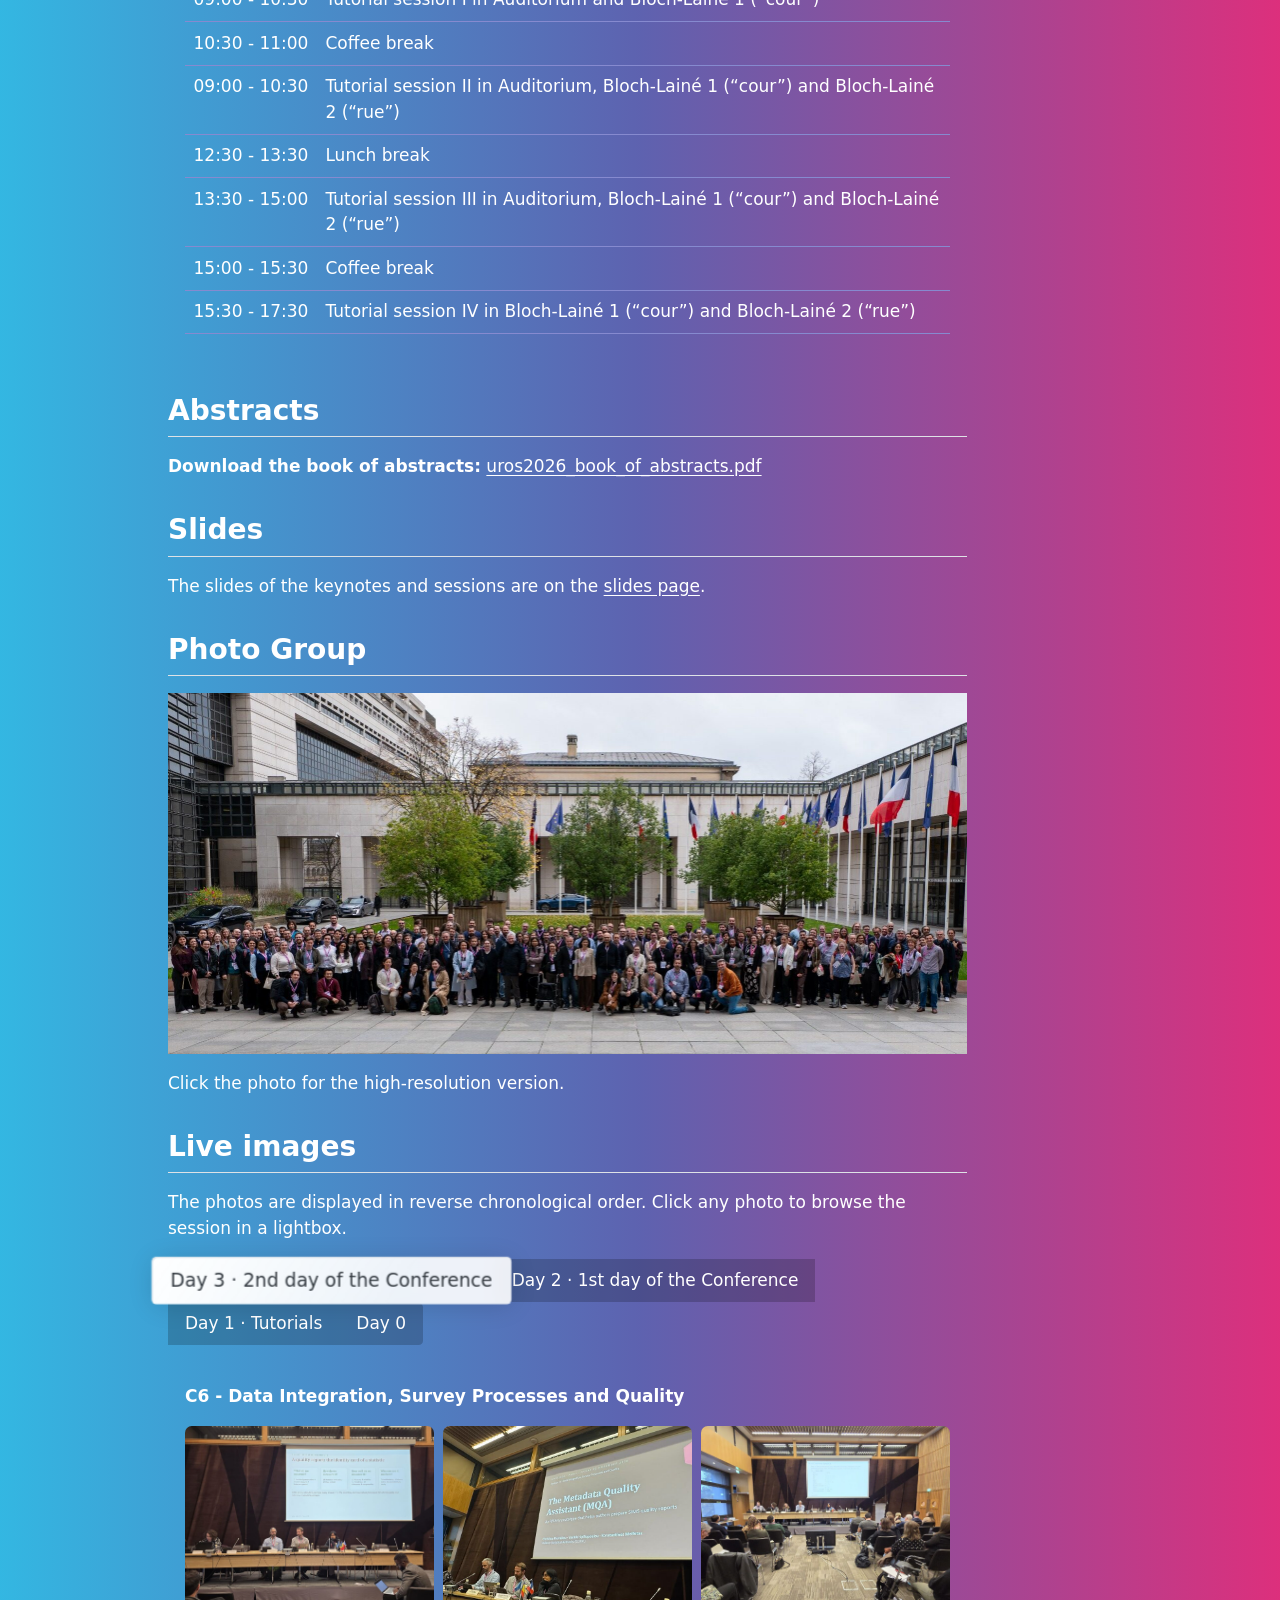
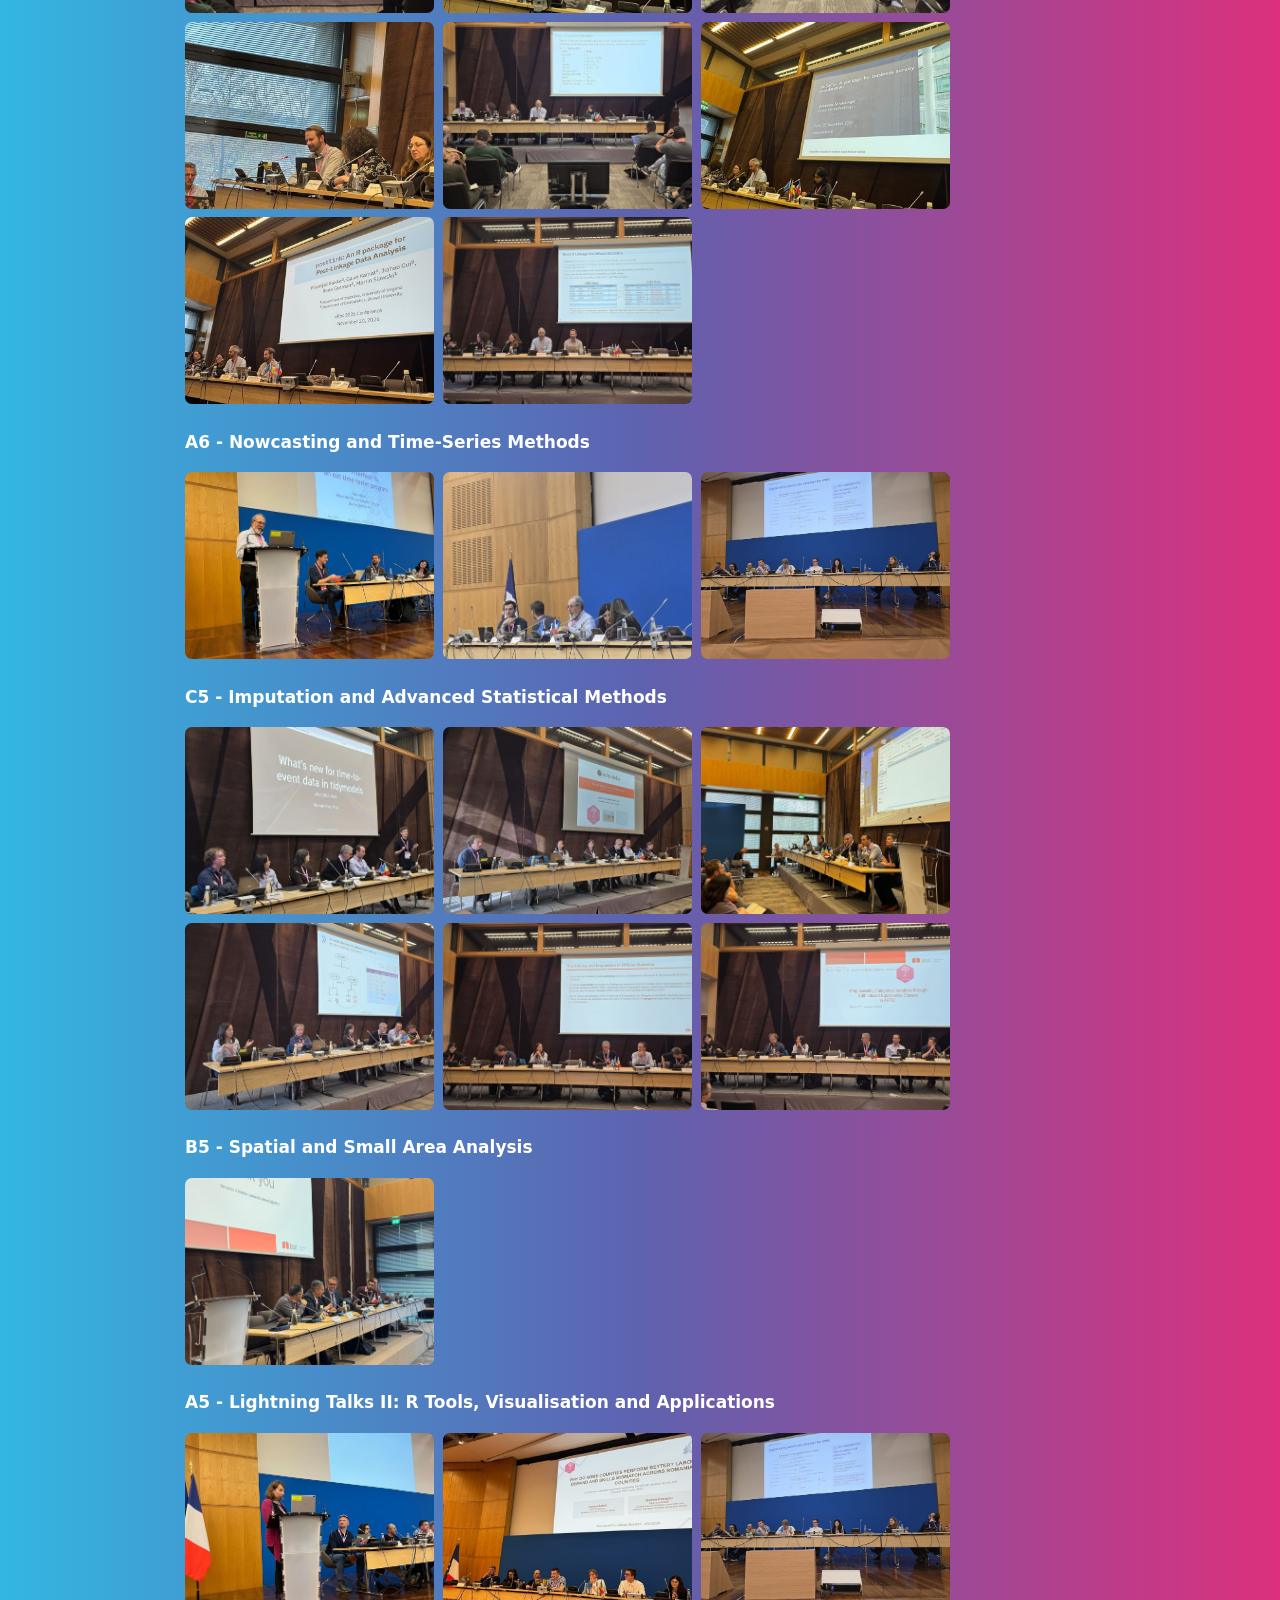
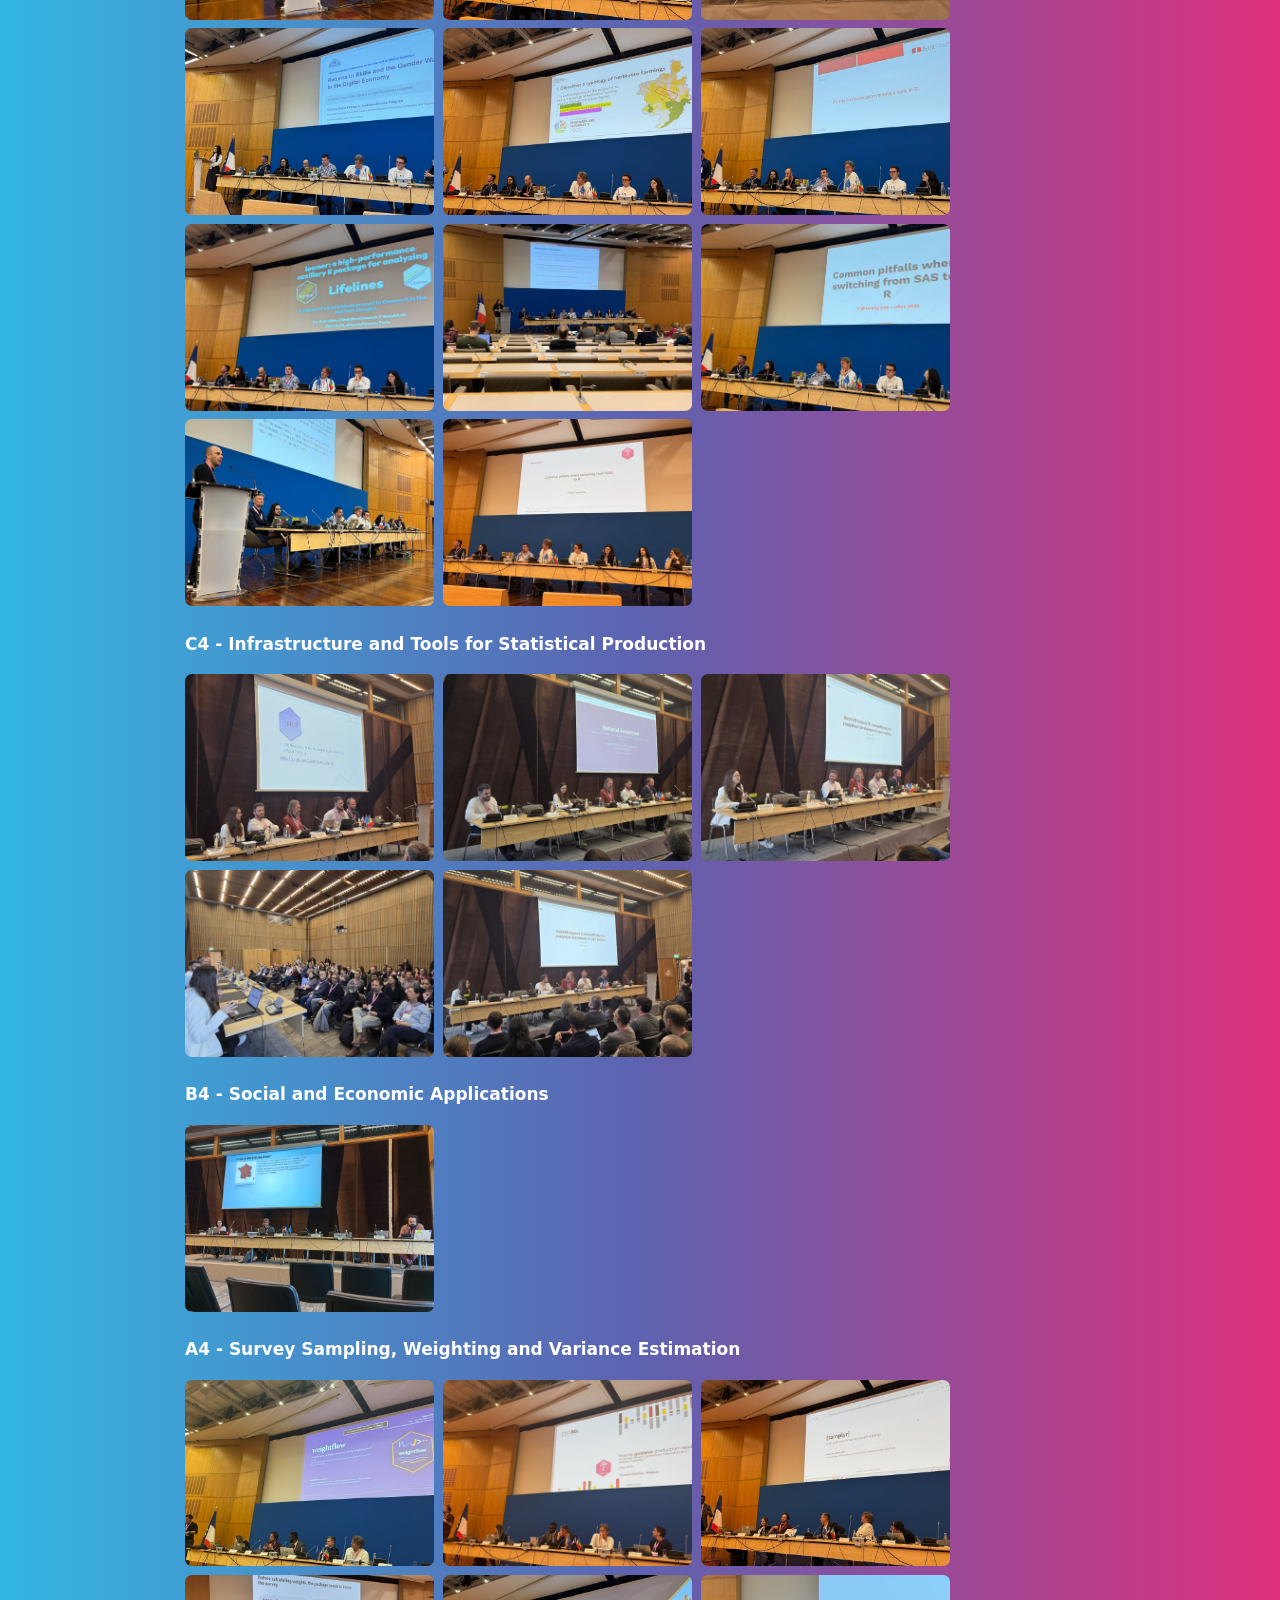
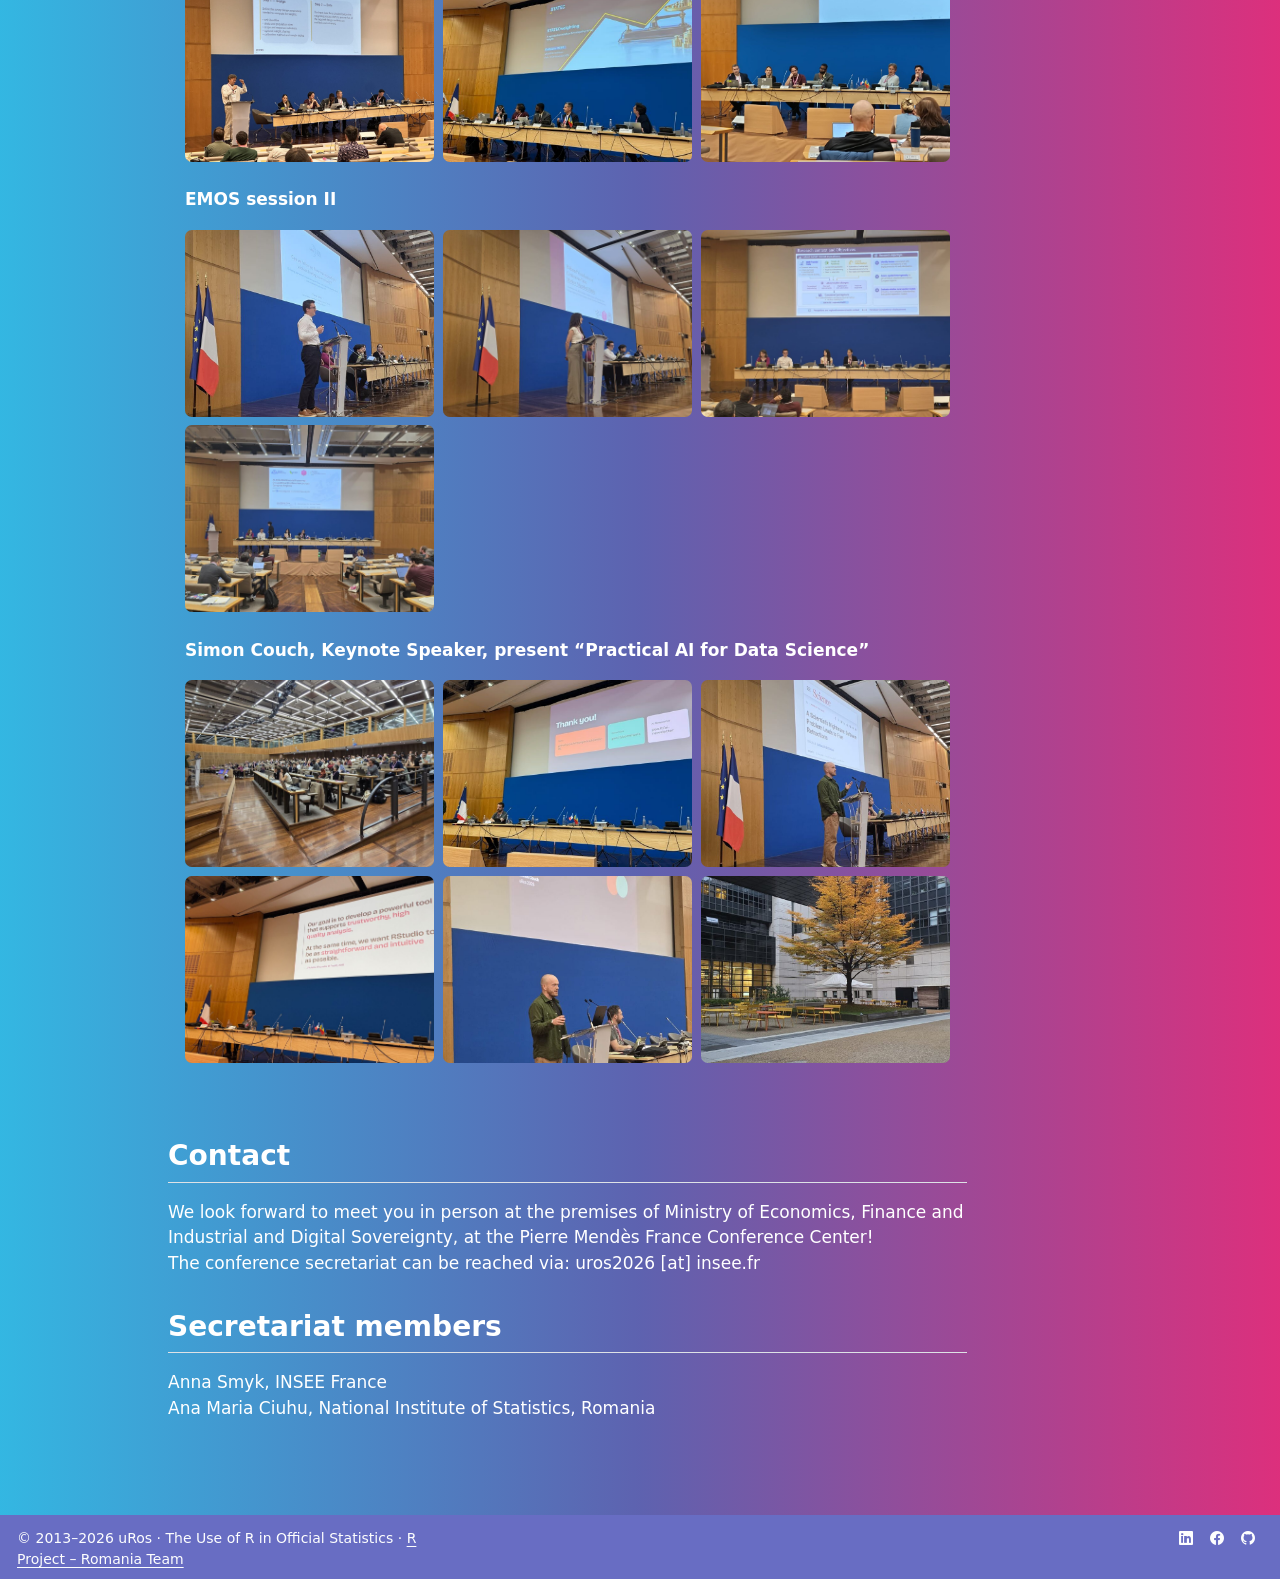
<file: docs/conference2026-live.html>
<html xmlns="http://www.w3.org/1999/xhtml">
<head>
  <title>Redirect</title>
  <script type="text/javascript">
    var redirects = {"":"conferences/2026/live.html"};
    var hash = window.location.hash.startsWith('#') ? window.location.hash.slice(1) : window.location.hash;
    var redirect = redirects[hash] || redirects[""] || "/";
    window.document.title = 'Redirect to  ' +  redirect;
    if (!redirects[hash]) {
      redirect = redirect + window.location.hash;
    }
    redirect = redirect + window.location.search;
    window.location.replace(redirect);
  </script>
</head>
<body>
</body>
</html>
</file>
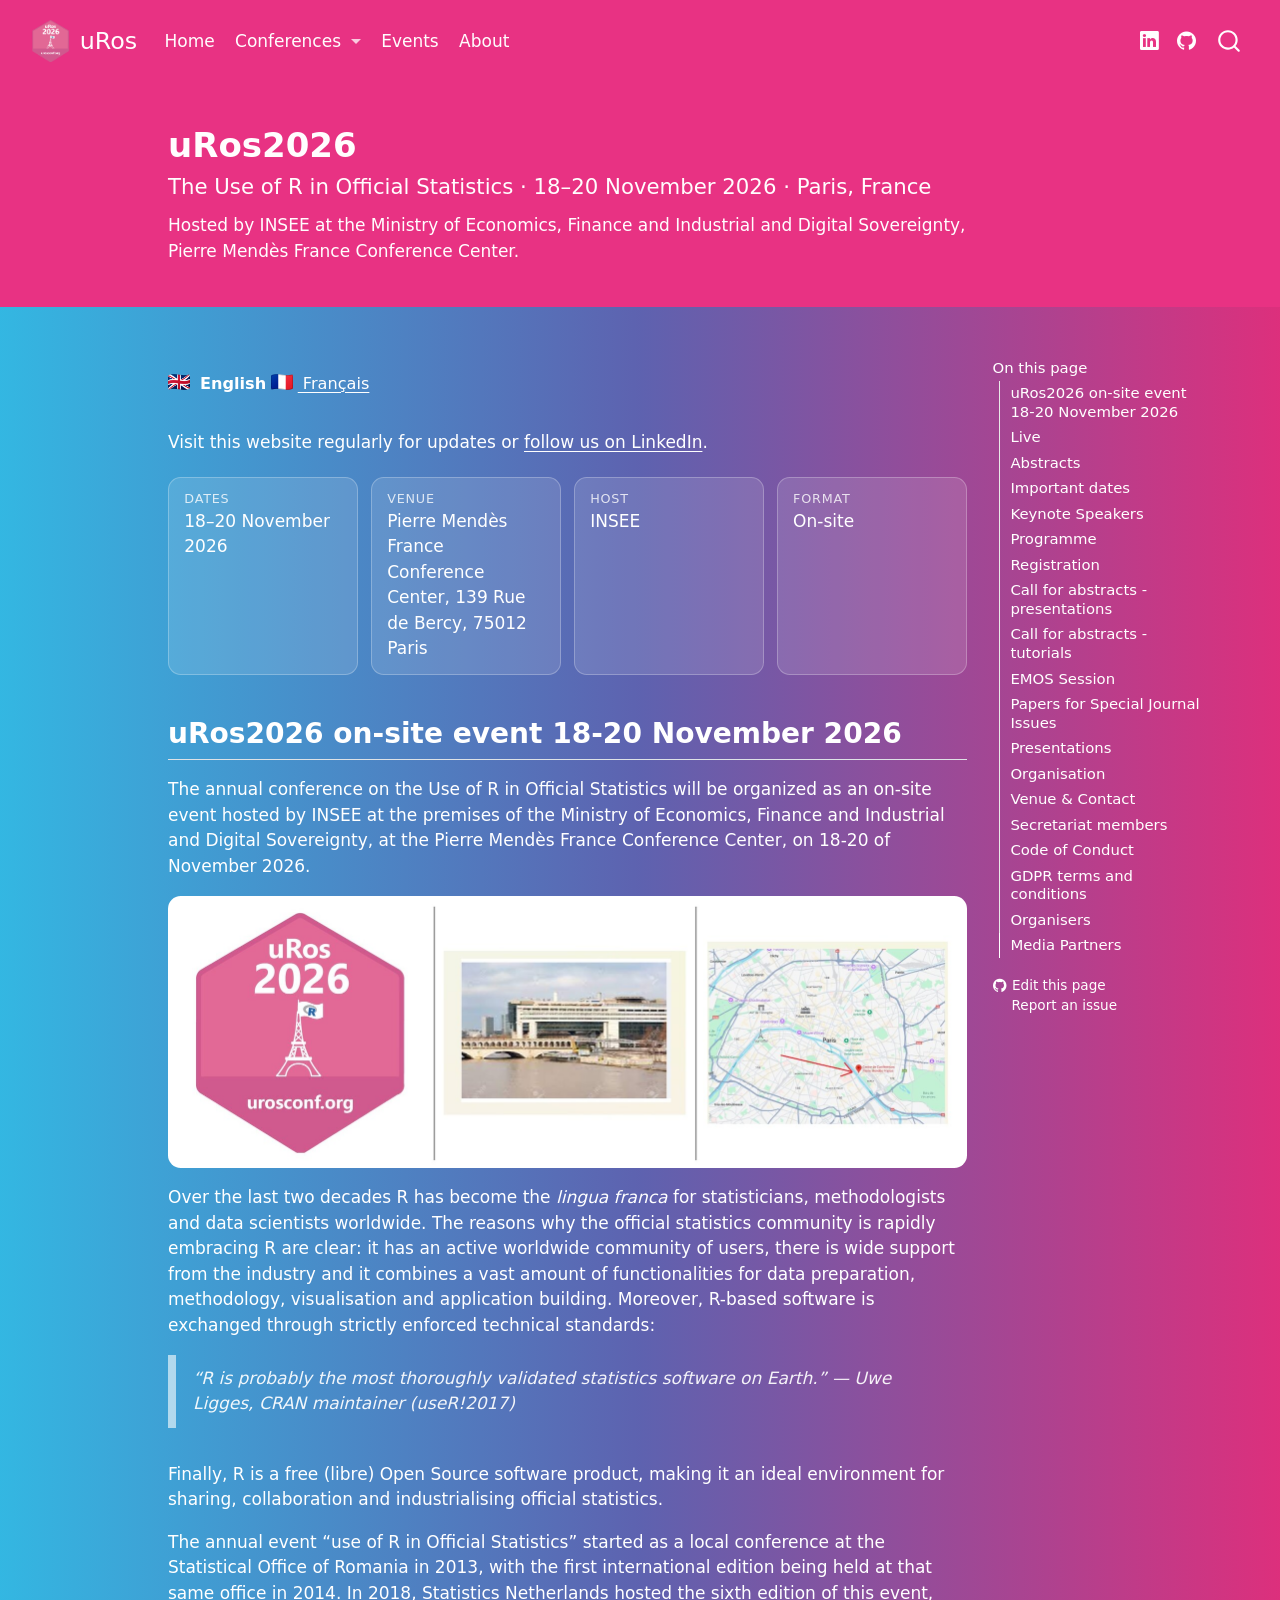
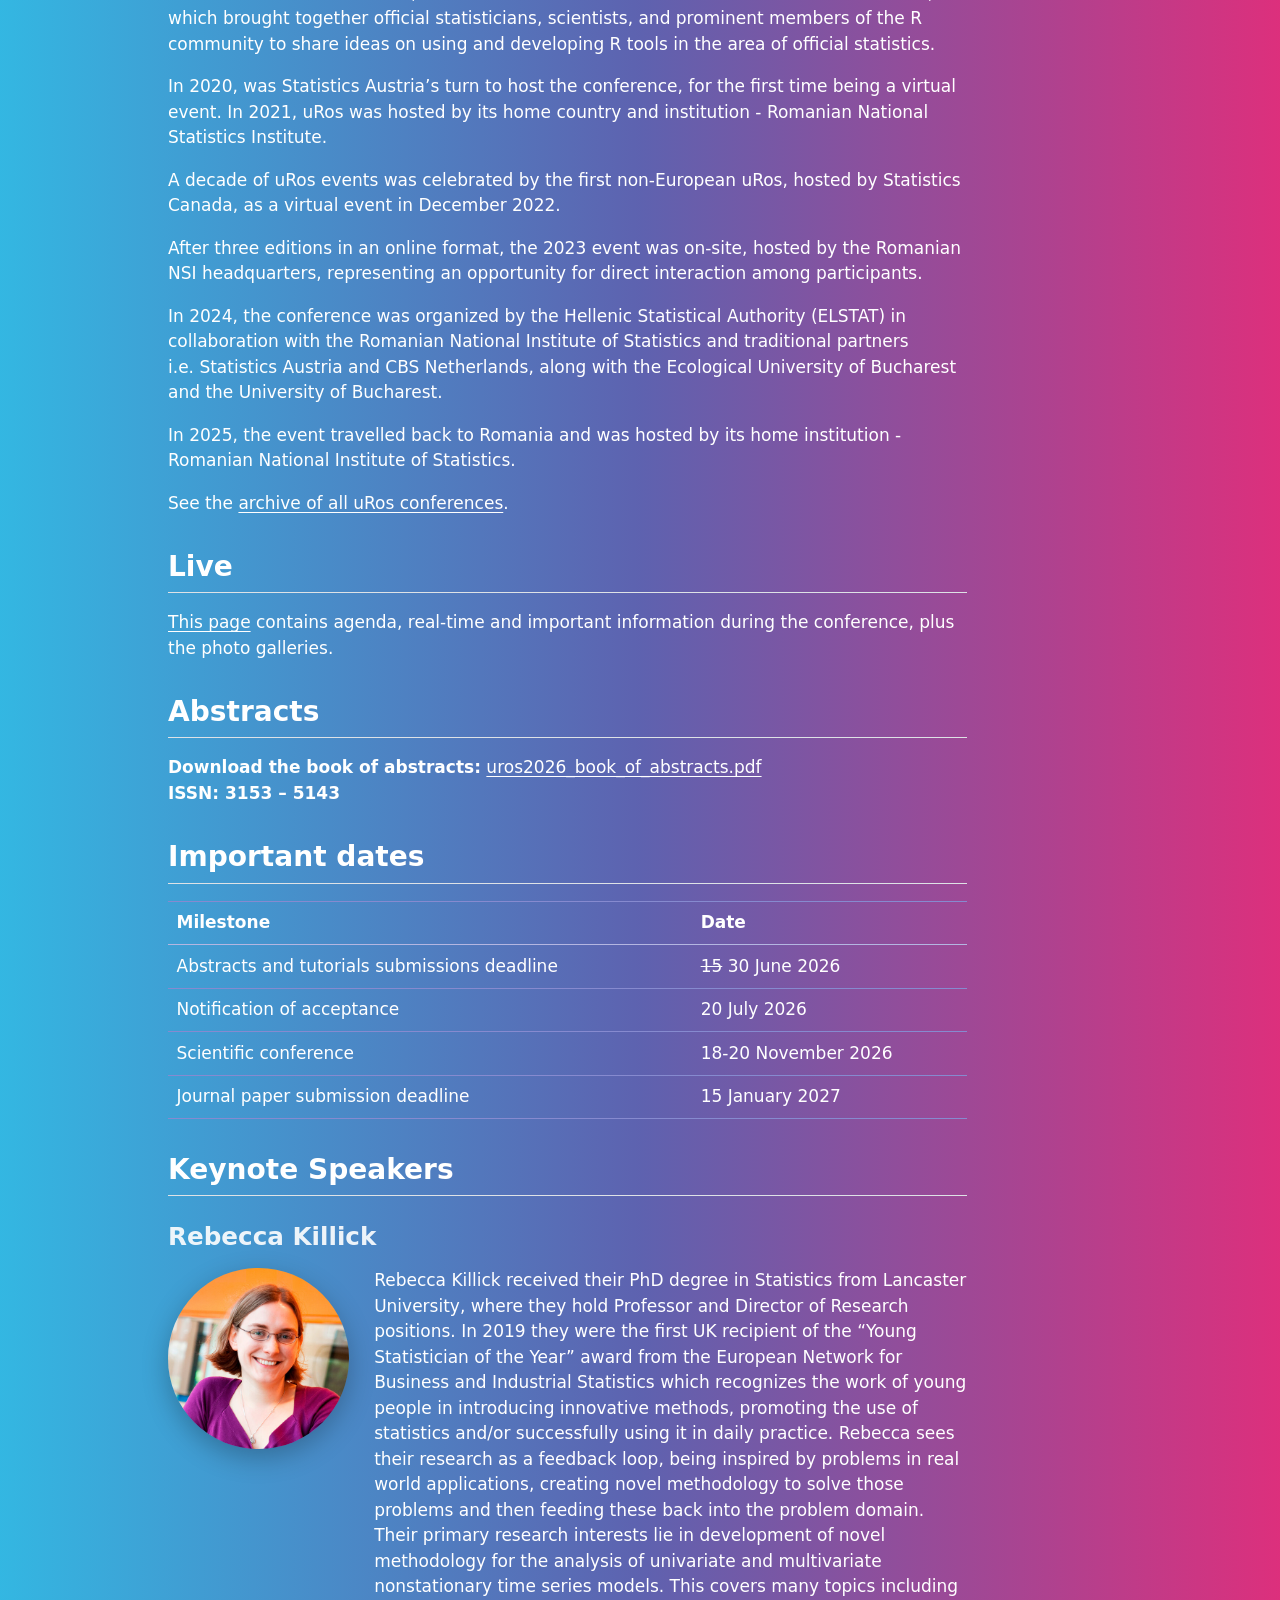
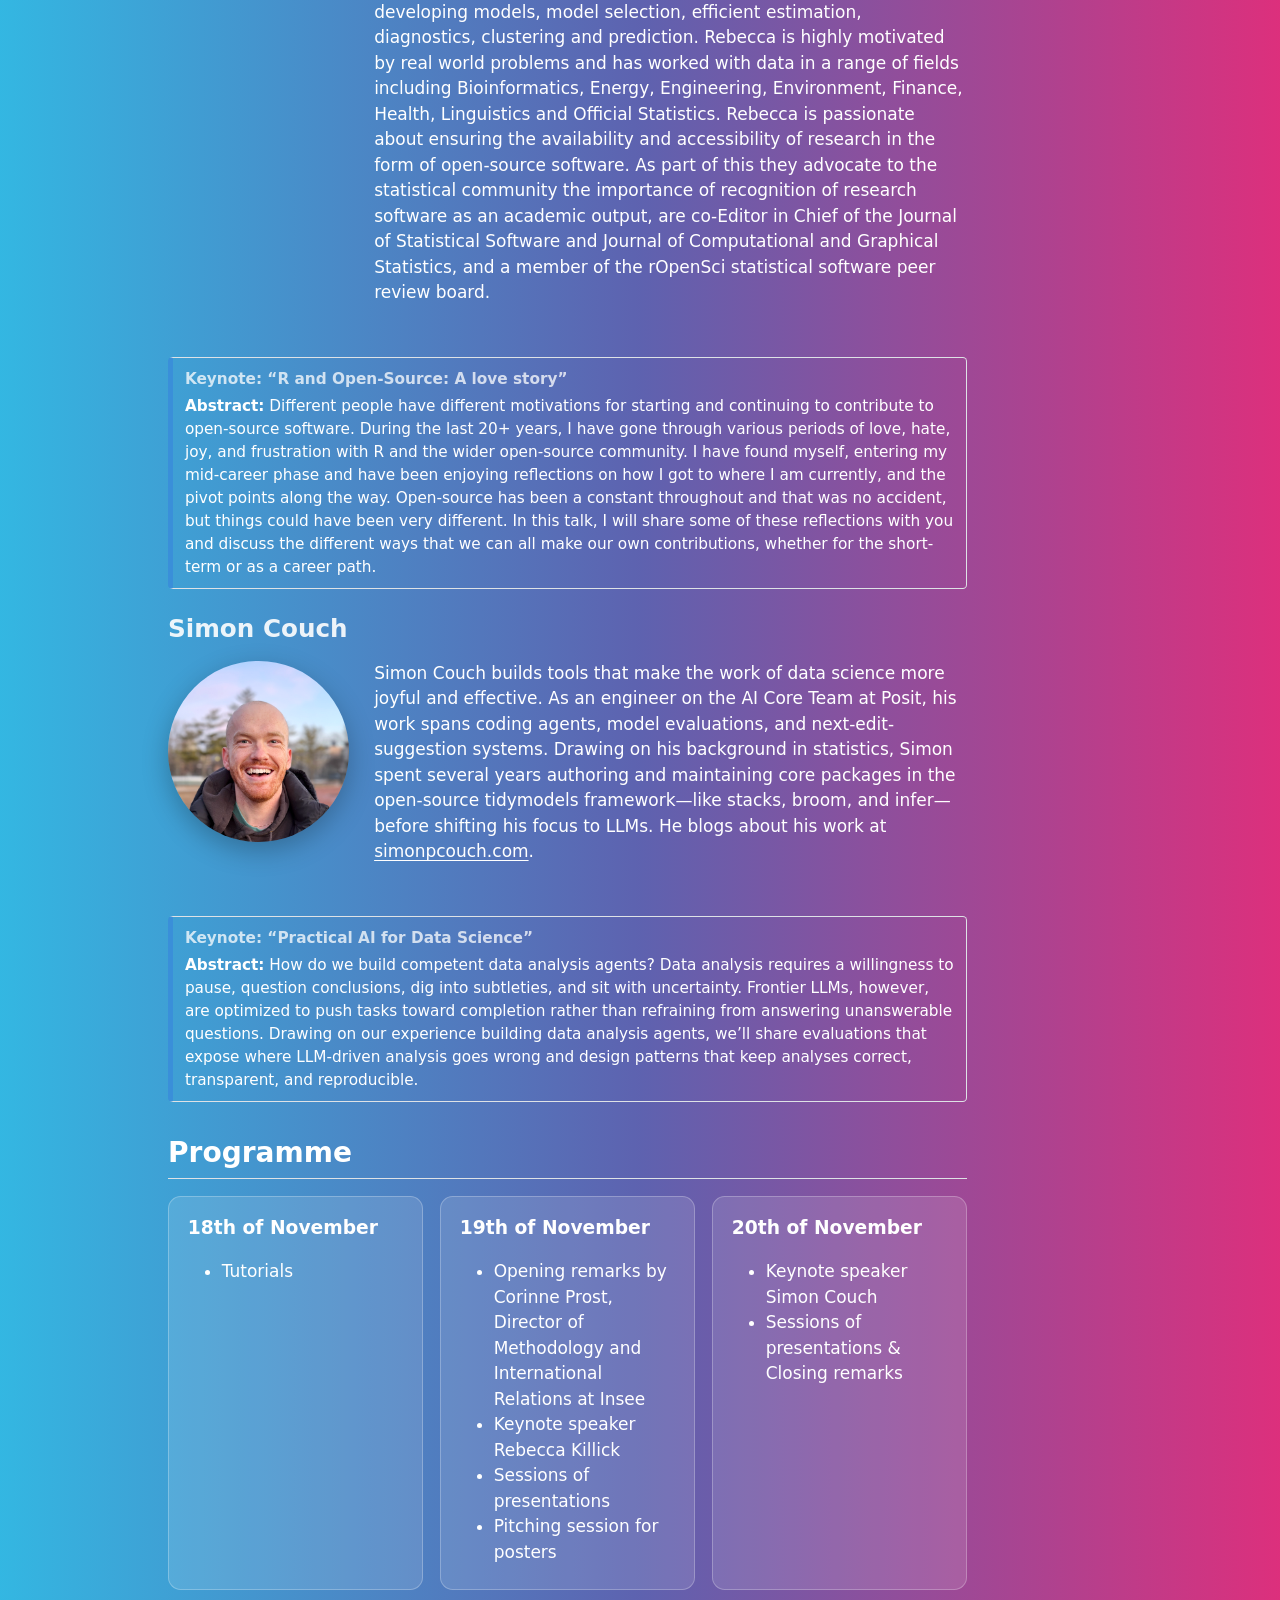
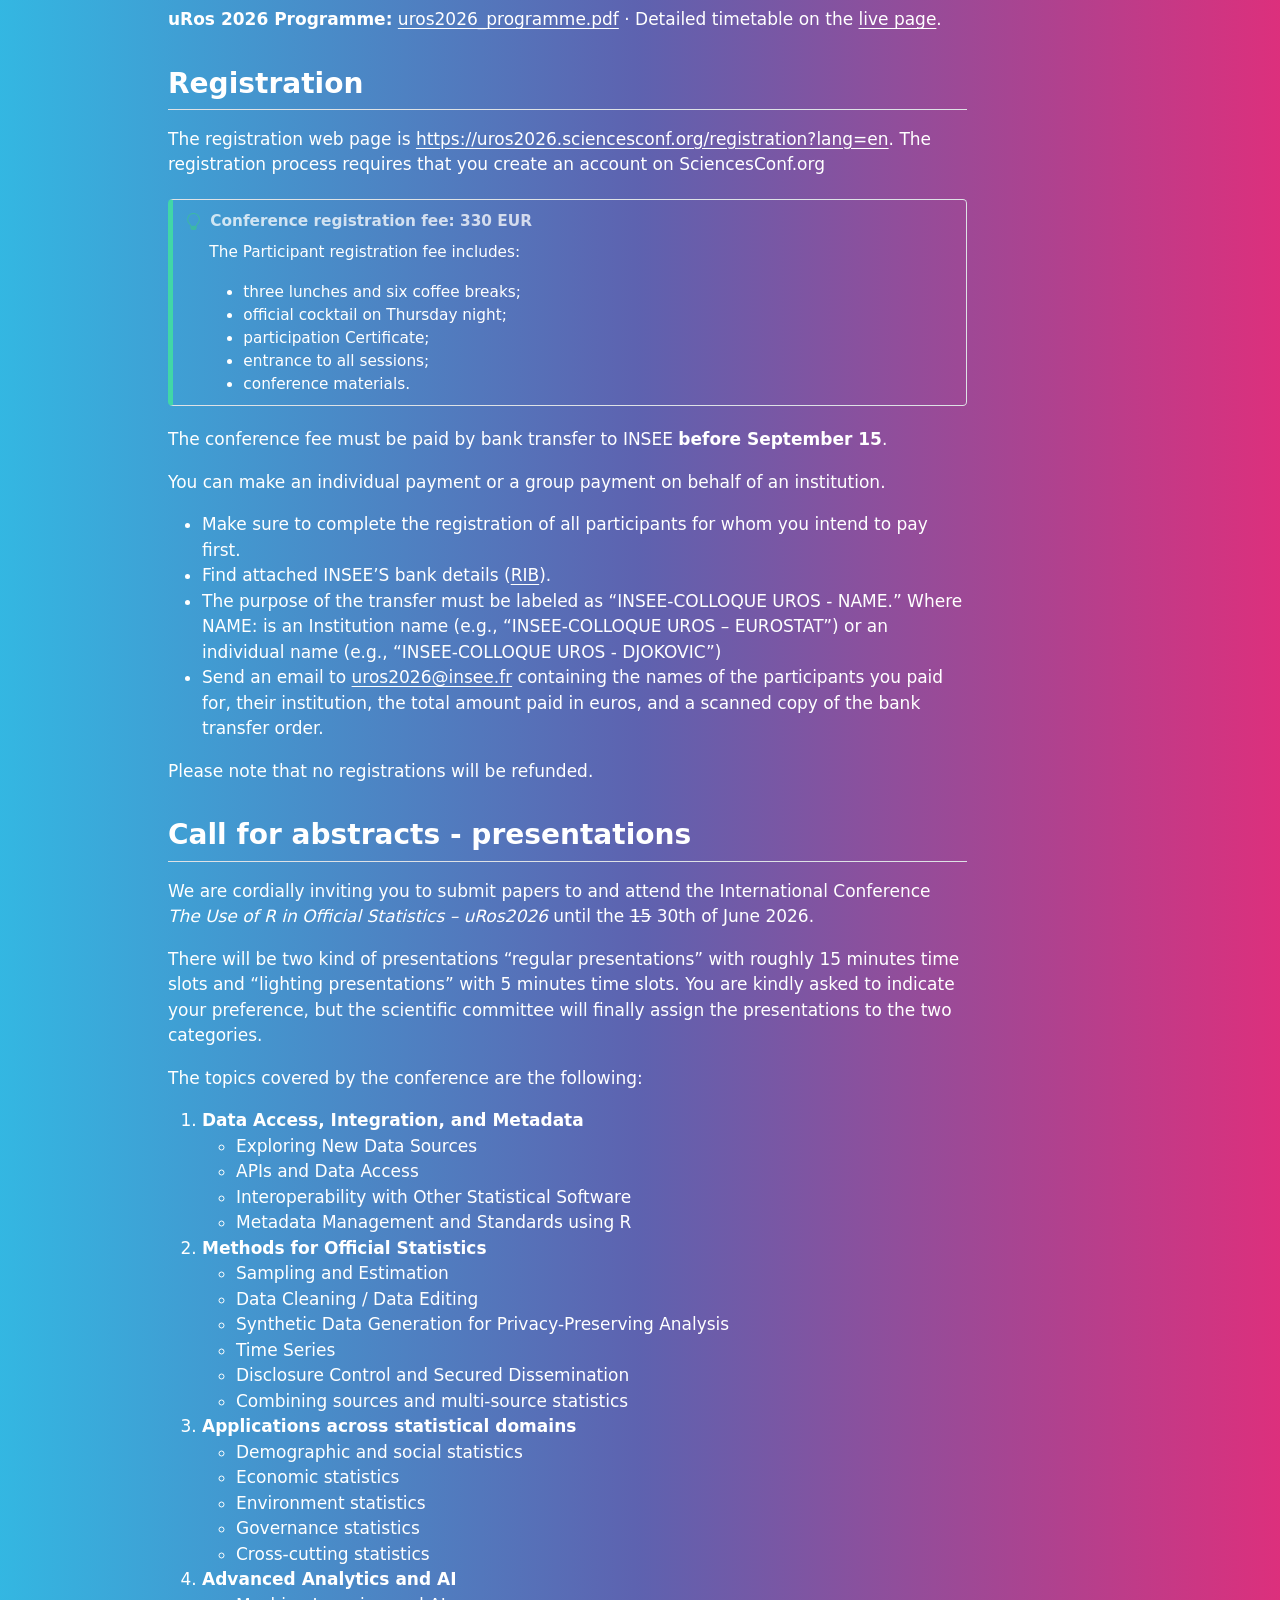
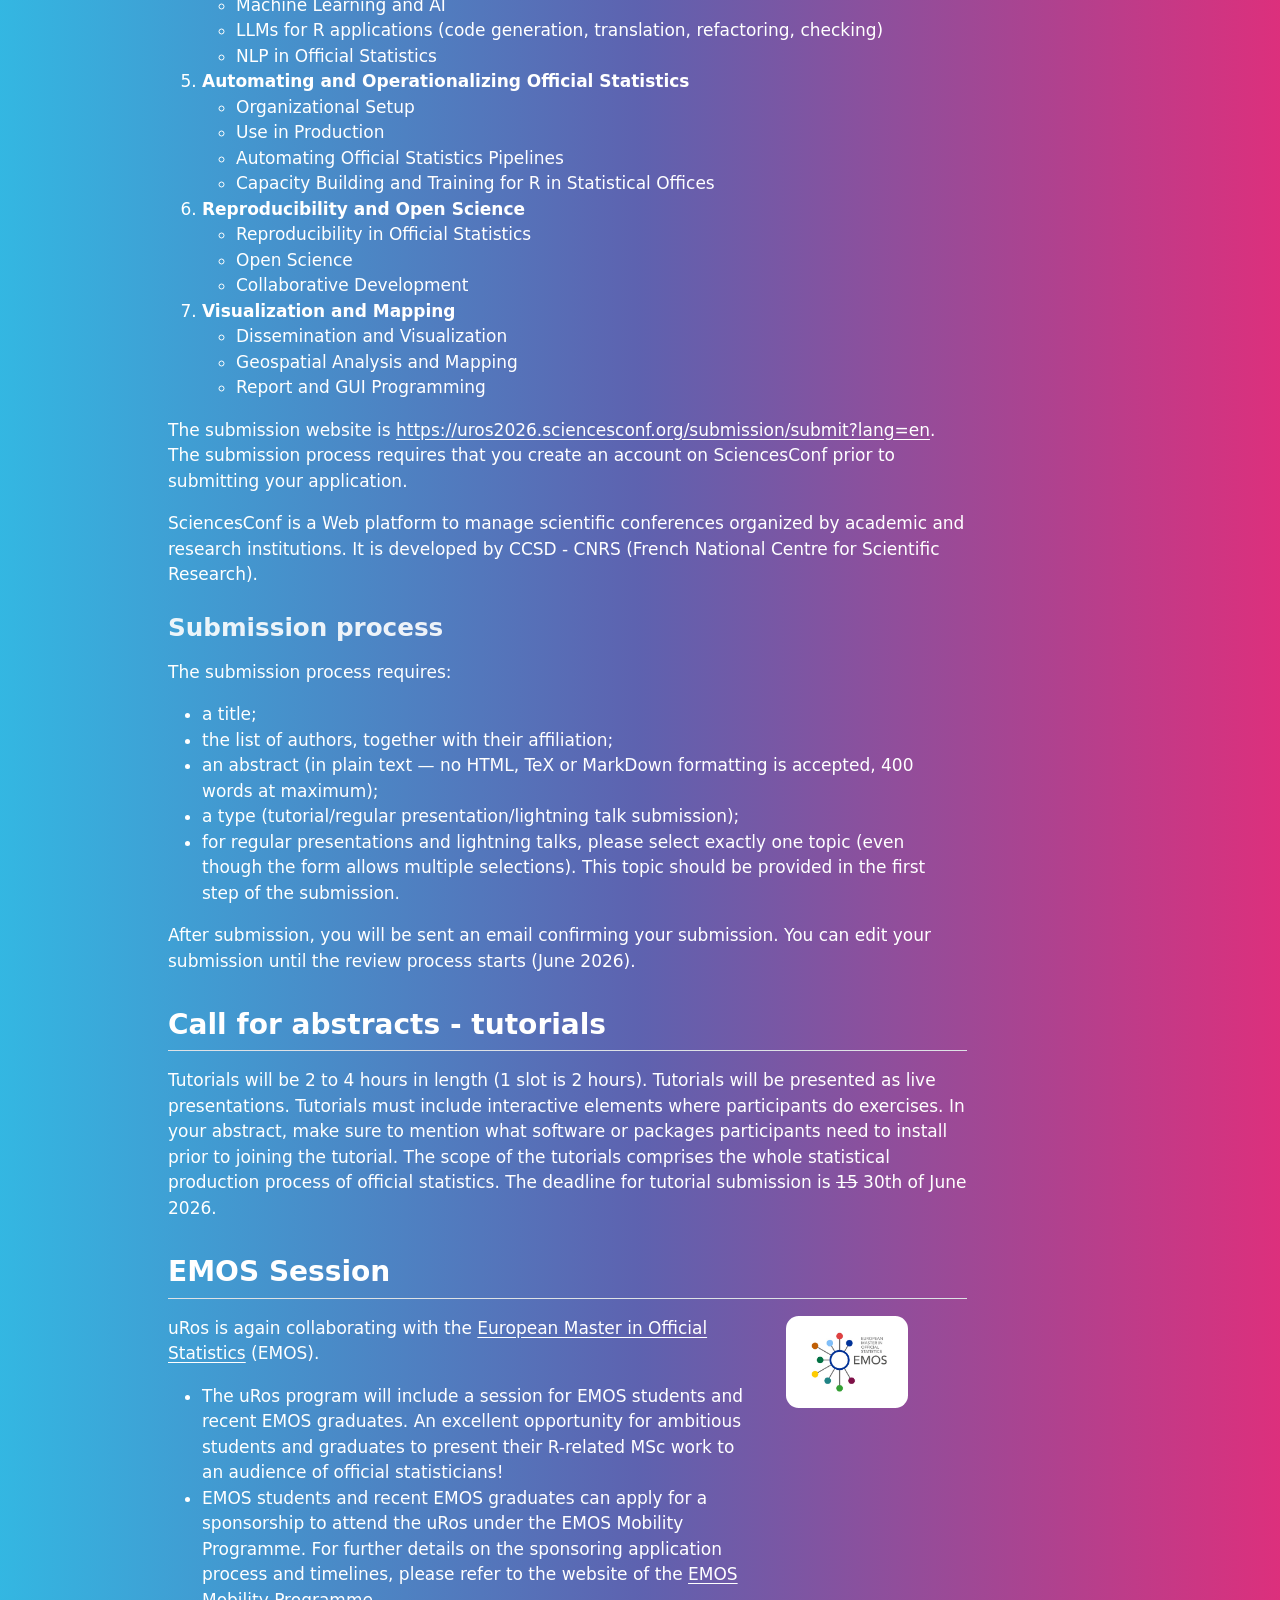
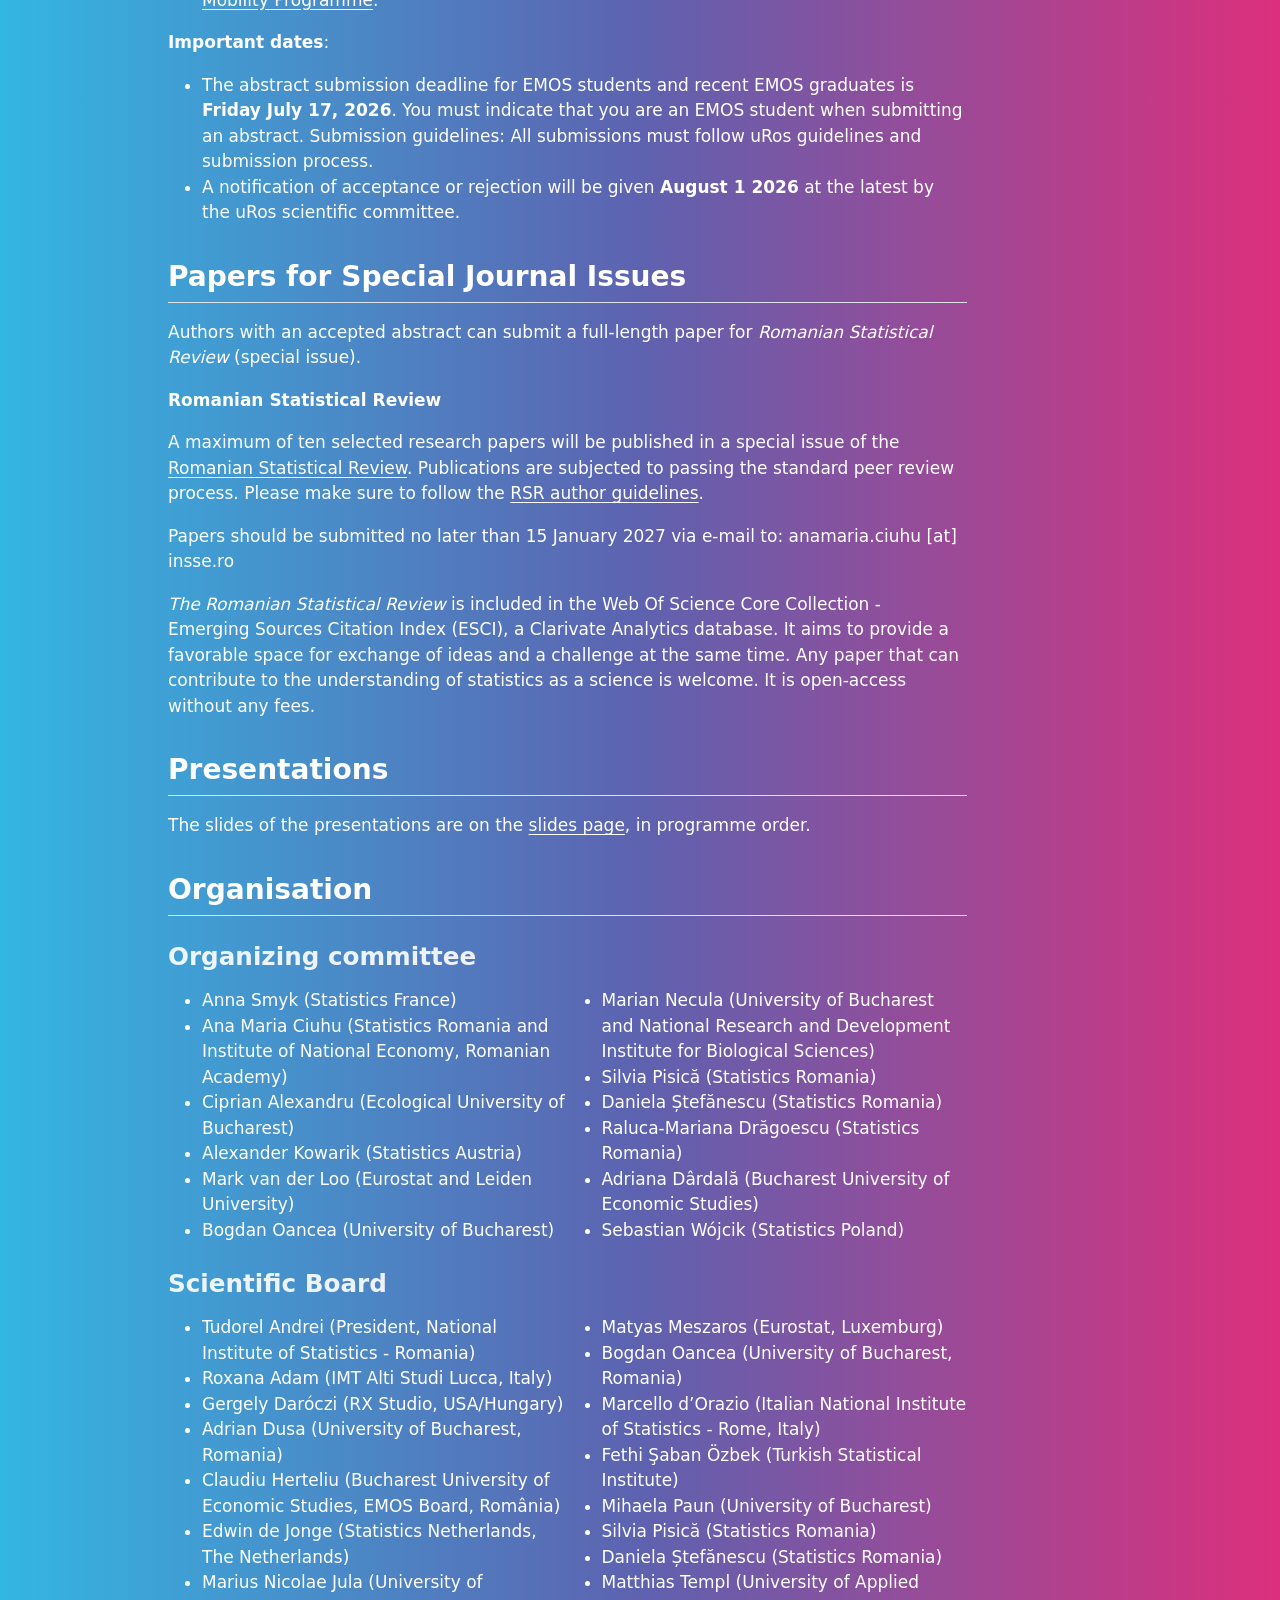
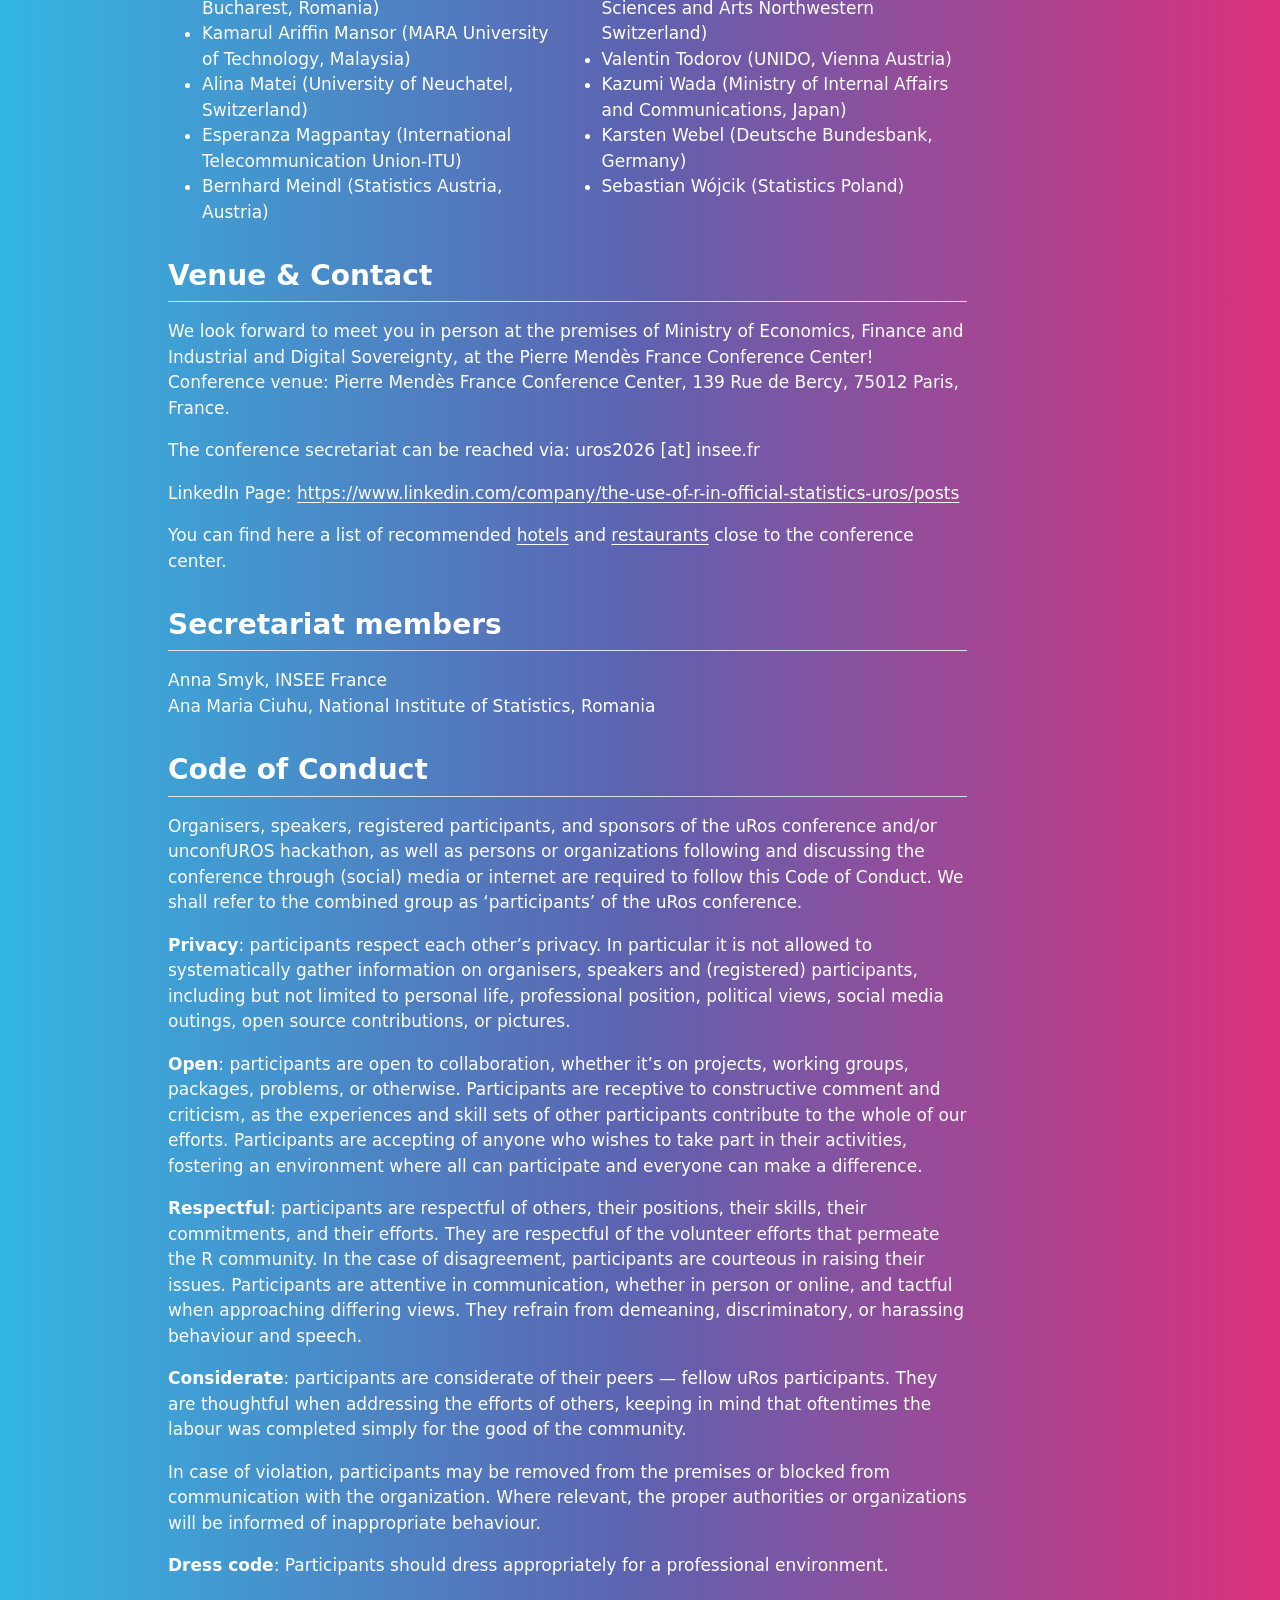
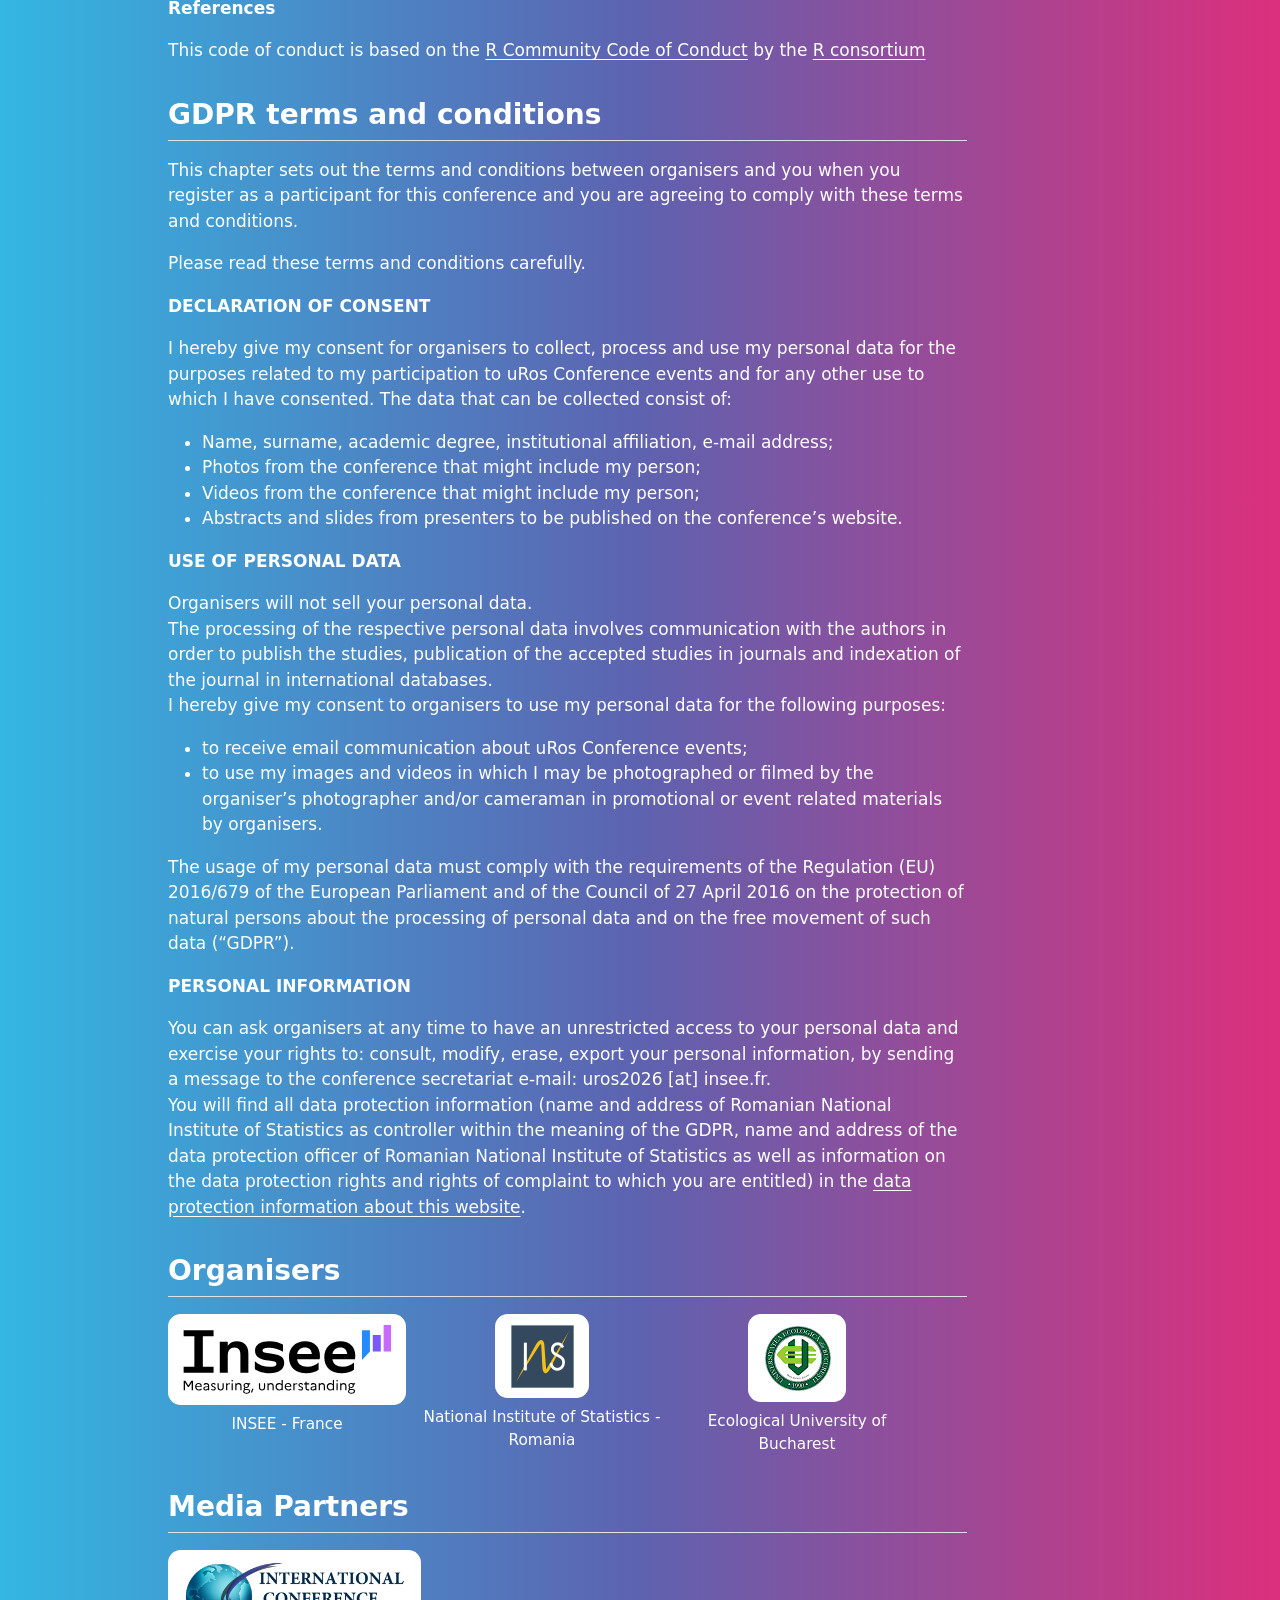
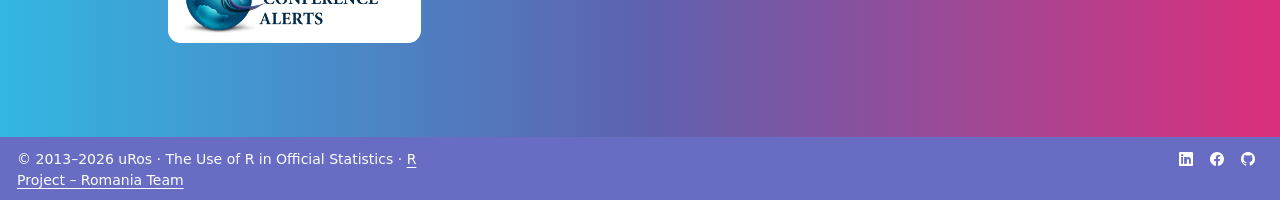
<file: docs/conference2026.html>
<html xmlns="http://www.w3.org/1999/xhtml">
<head>
  <title>Redirect</title>
  <script type="text/javascript">
    var redirects = {"":"conferences/2026/index.html"};
    var hash = window.location.hash.startsWith('#') ? window.location.hash.slice(1) : window.location.hash;
    var redirect = redirects[hash] || redirects[""] || "/";
    window.document.title = 'Redirect to  ' +  redirect;
    if (!redirects[hash]) {
      redirect = redirect + window.location.hash;
    }
    redirect = redirect + window.location.search;
    window.location.replace(redirect);
  </script>
</head>
<body>
</body>
</html>
</file>
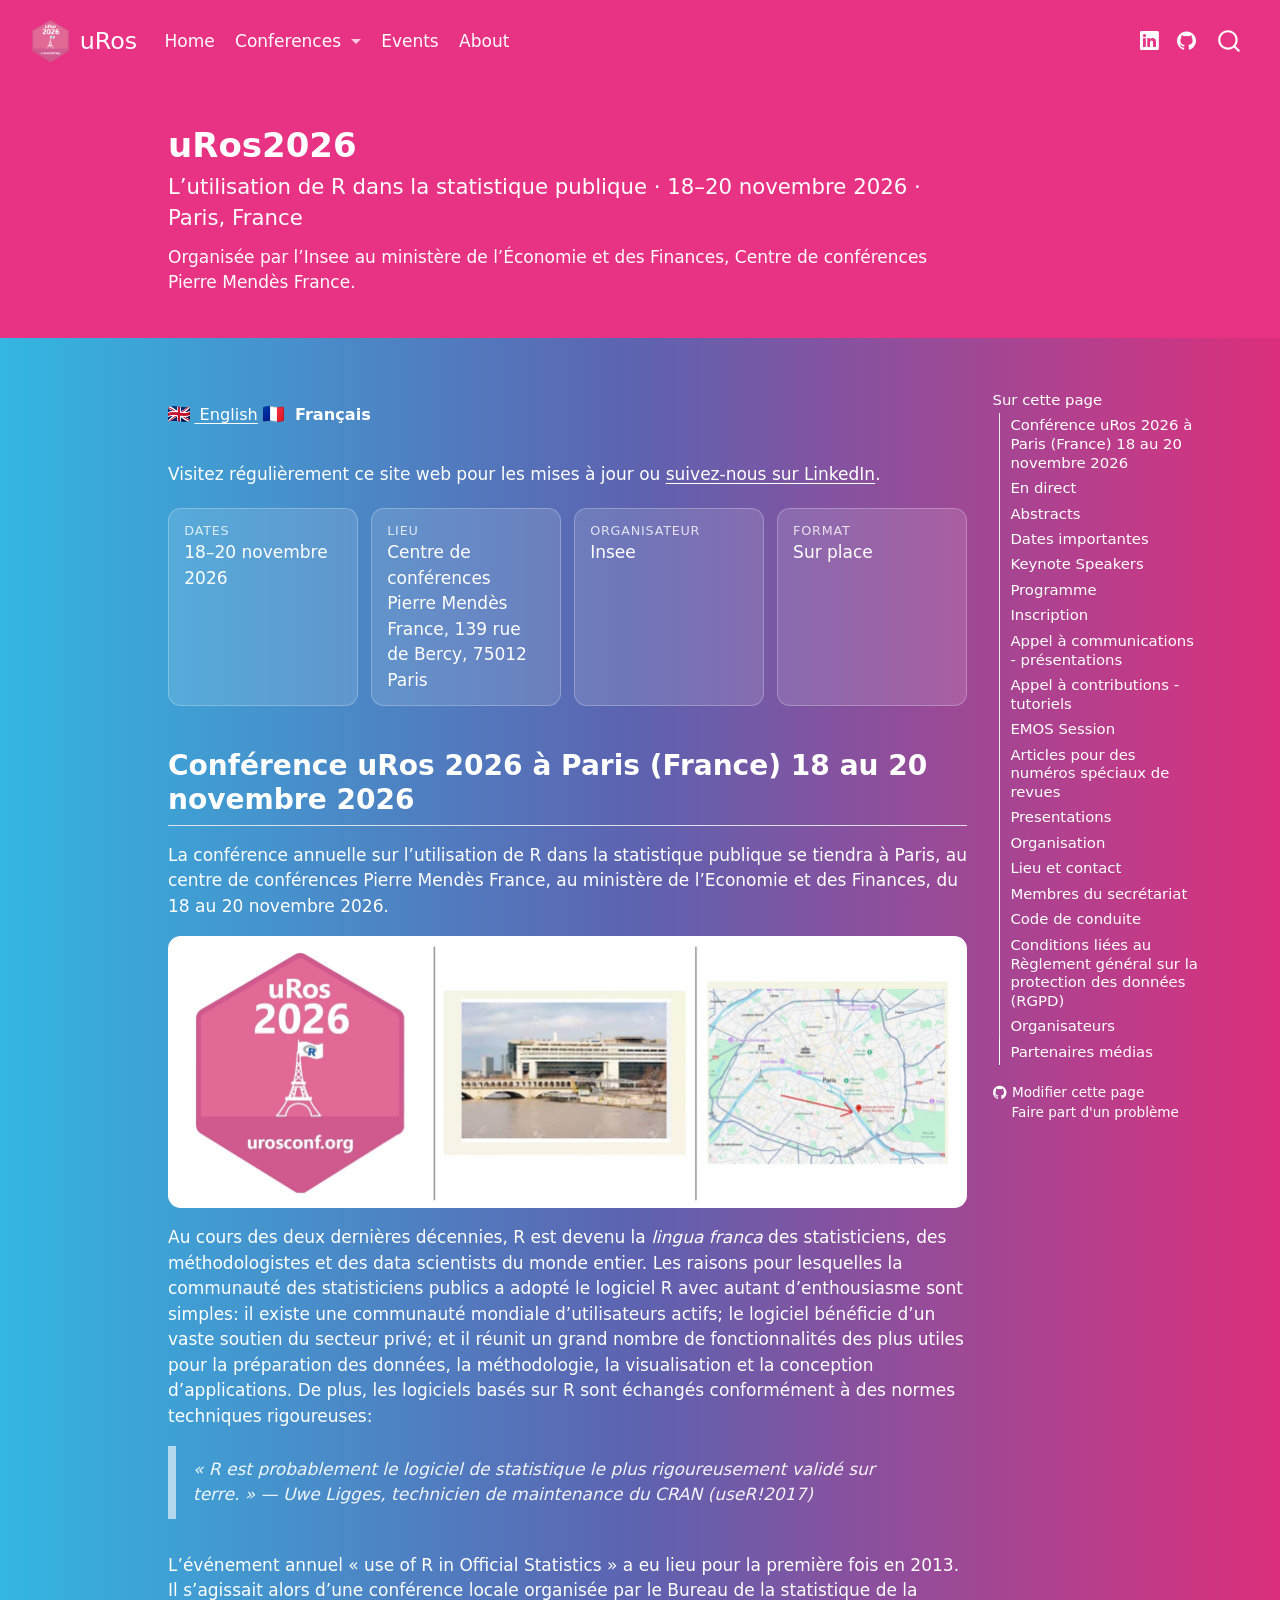
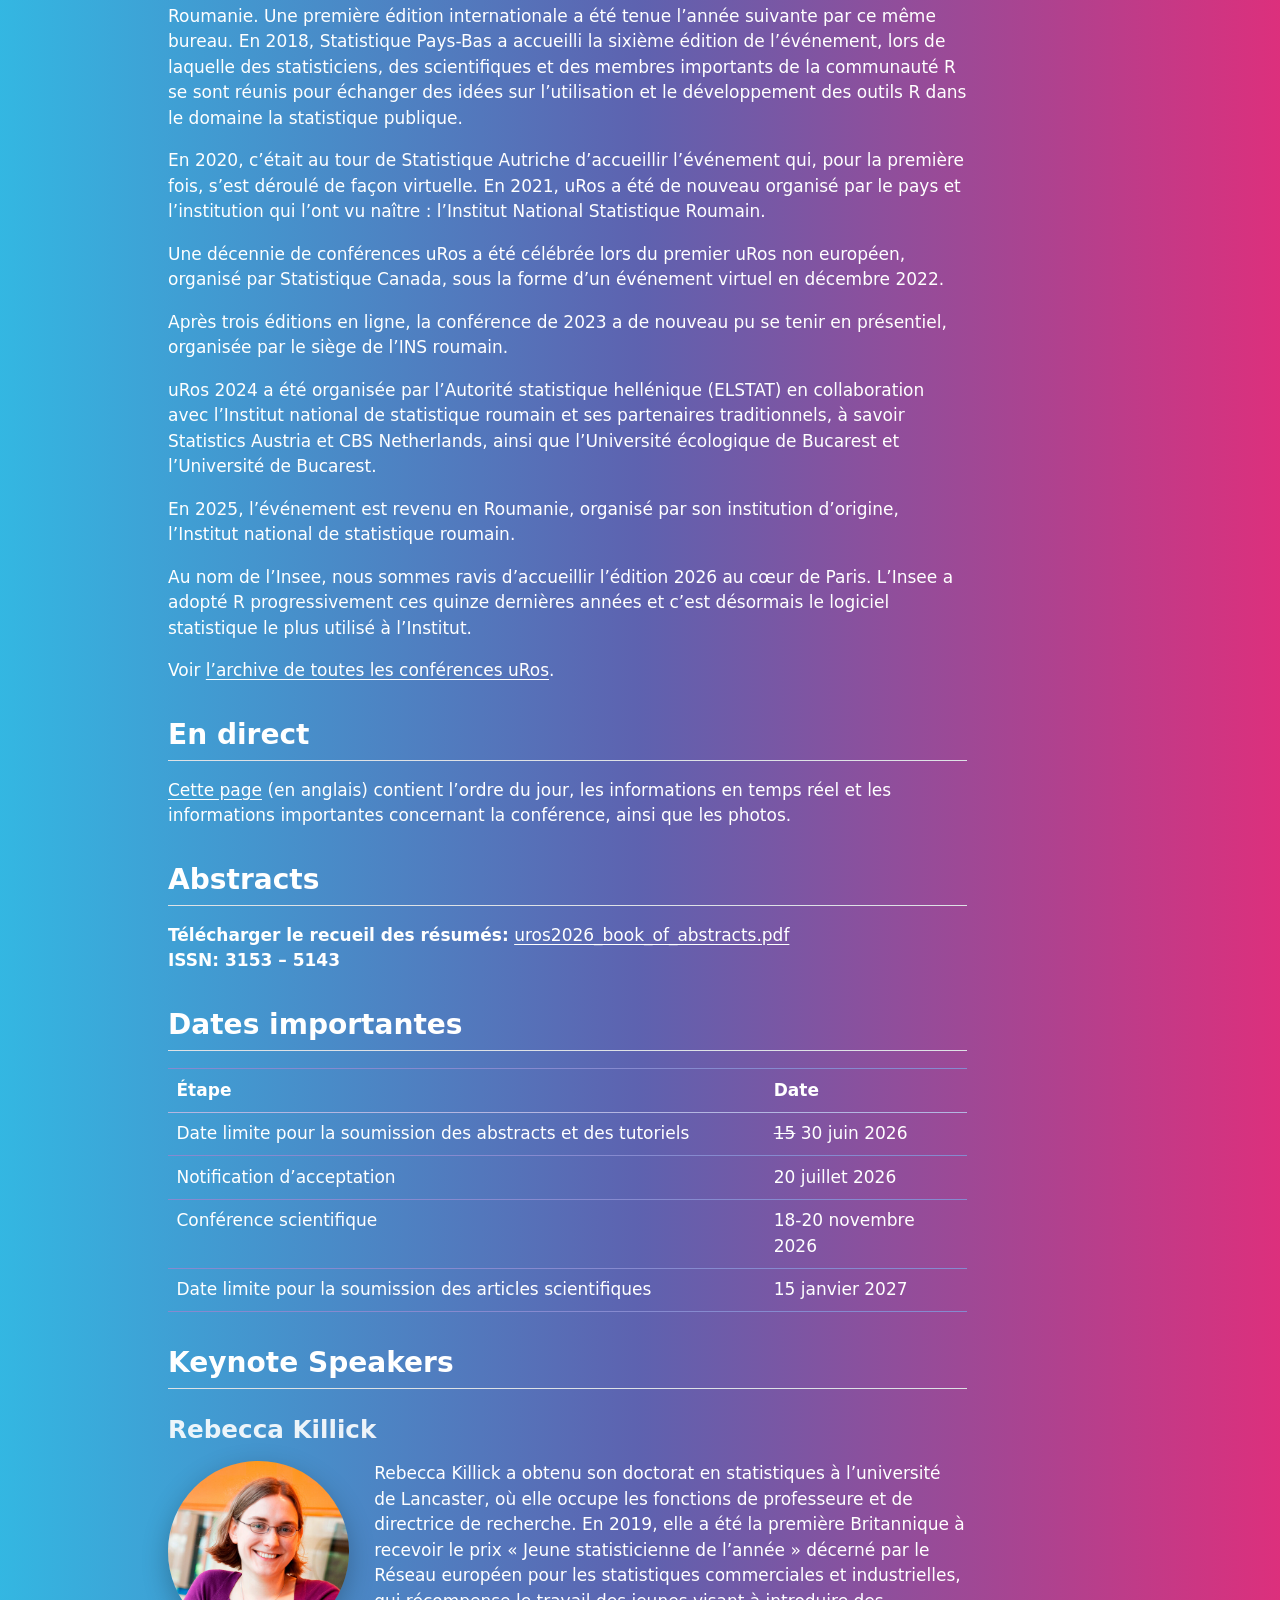
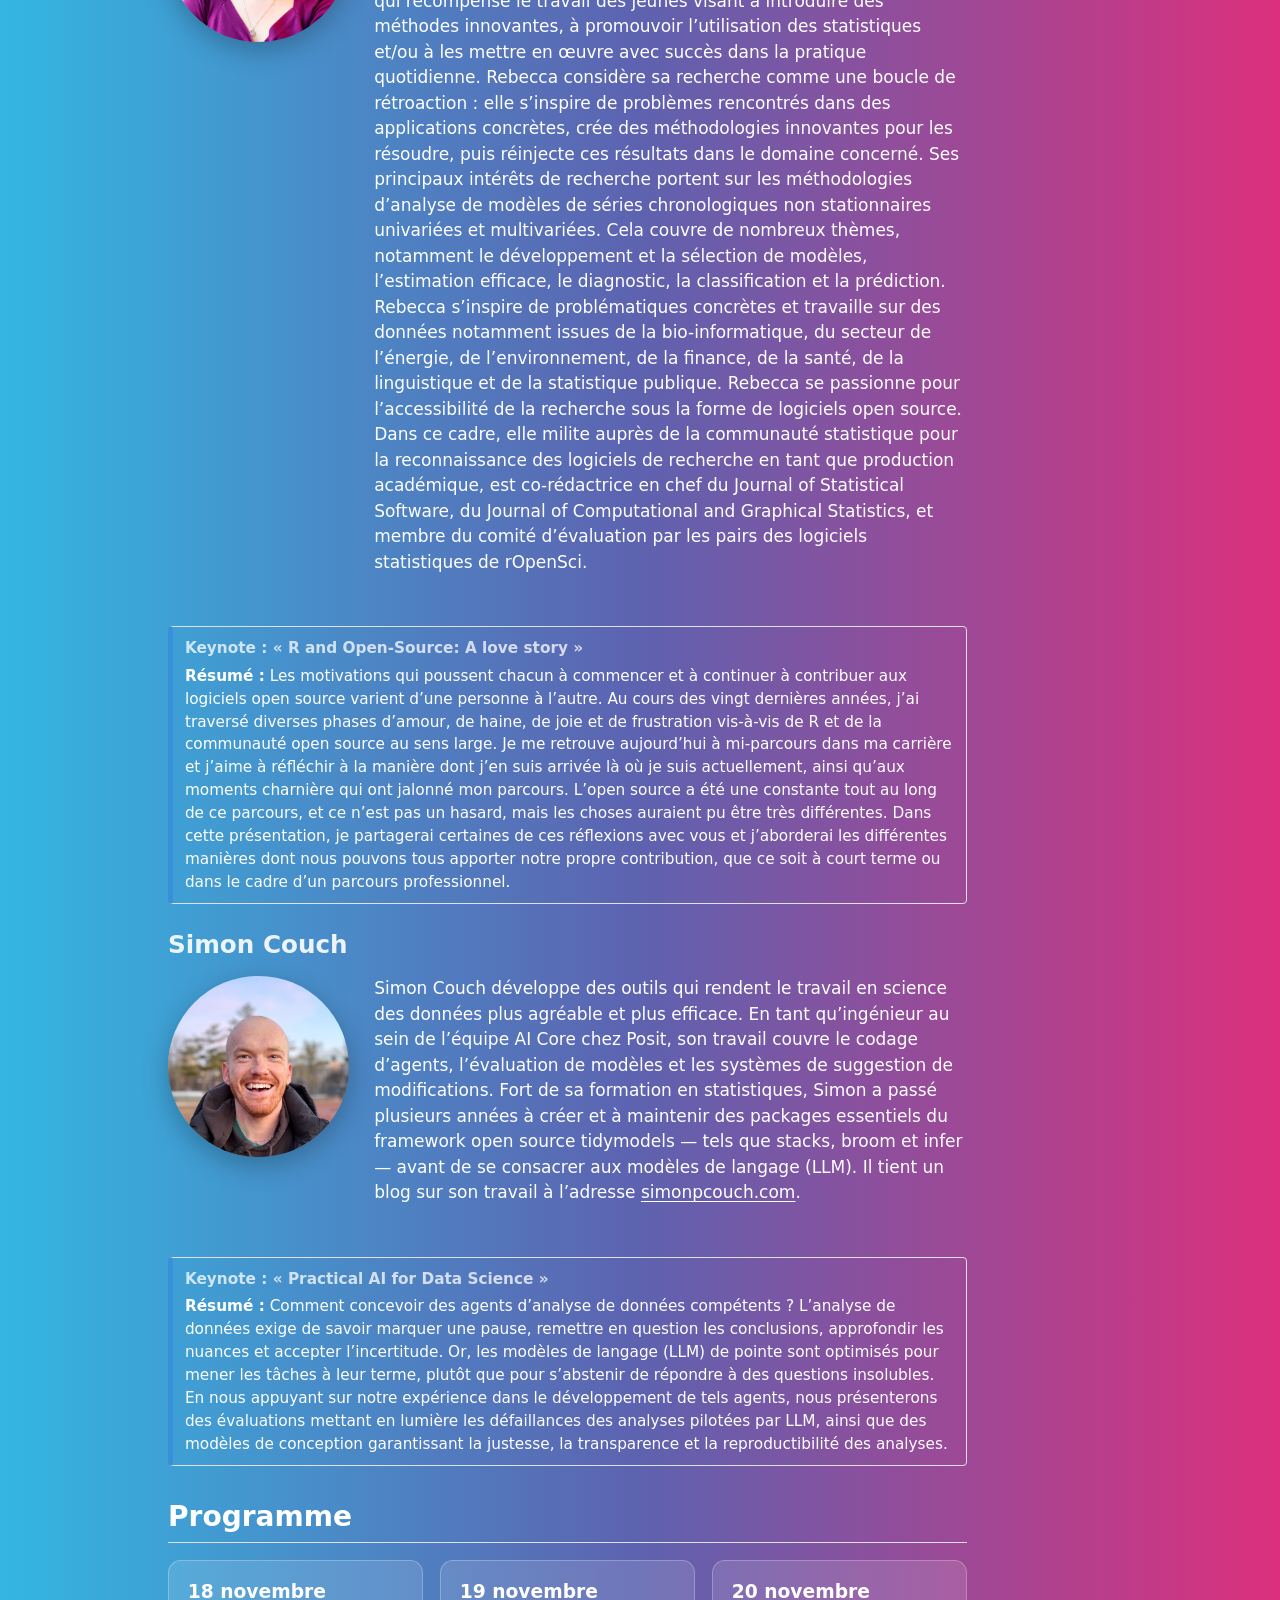
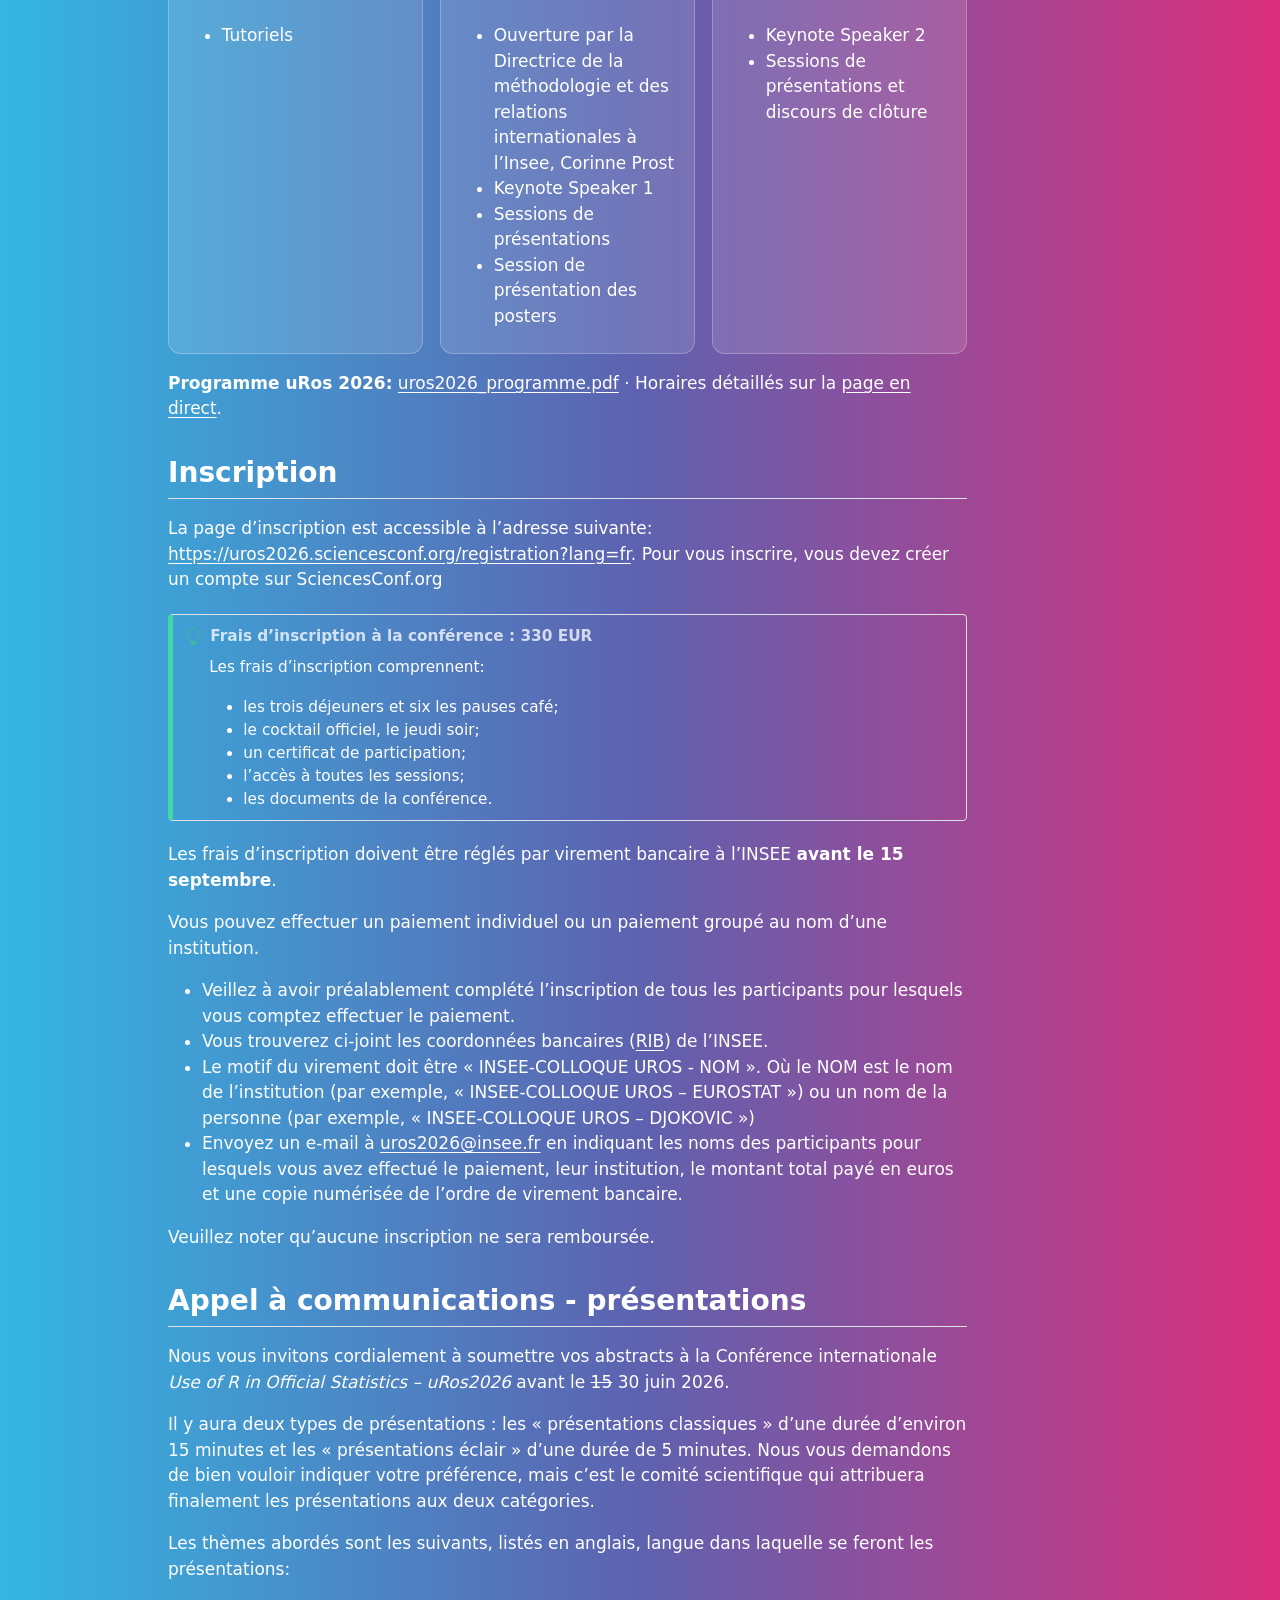
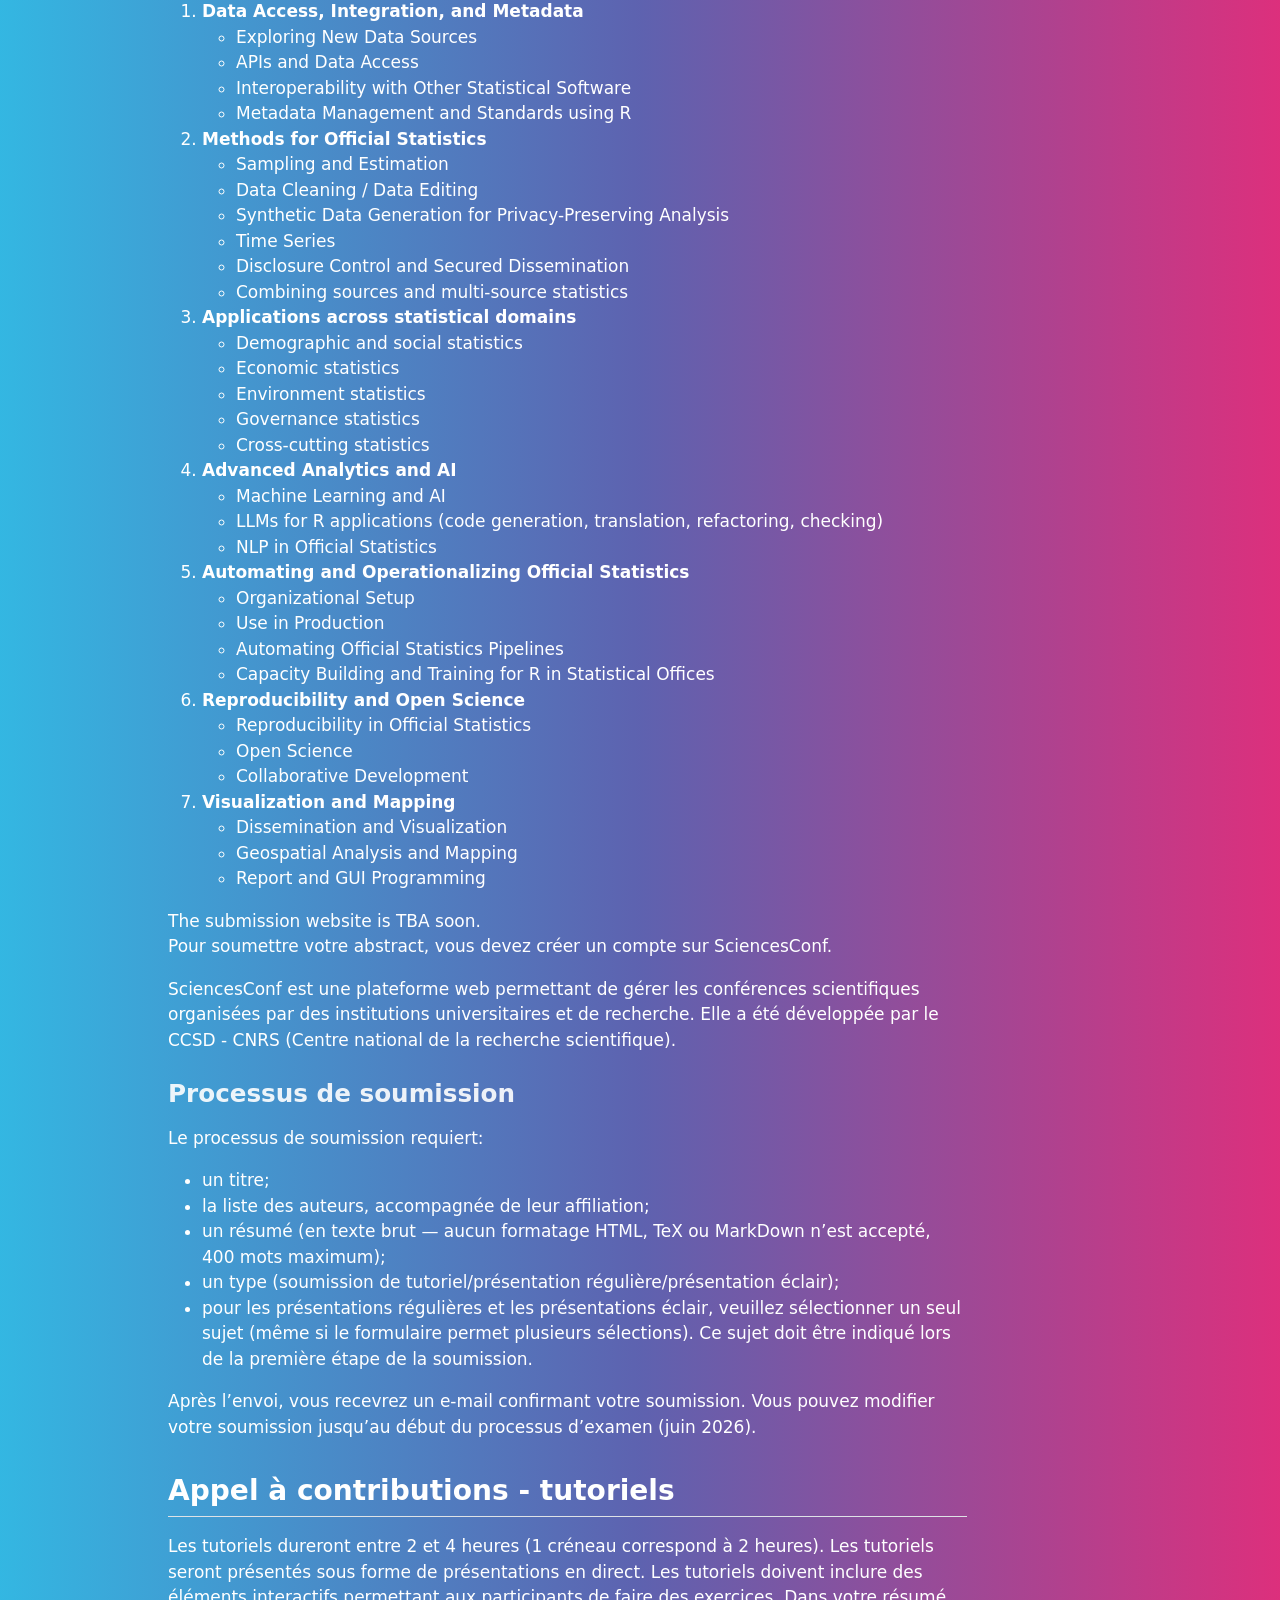
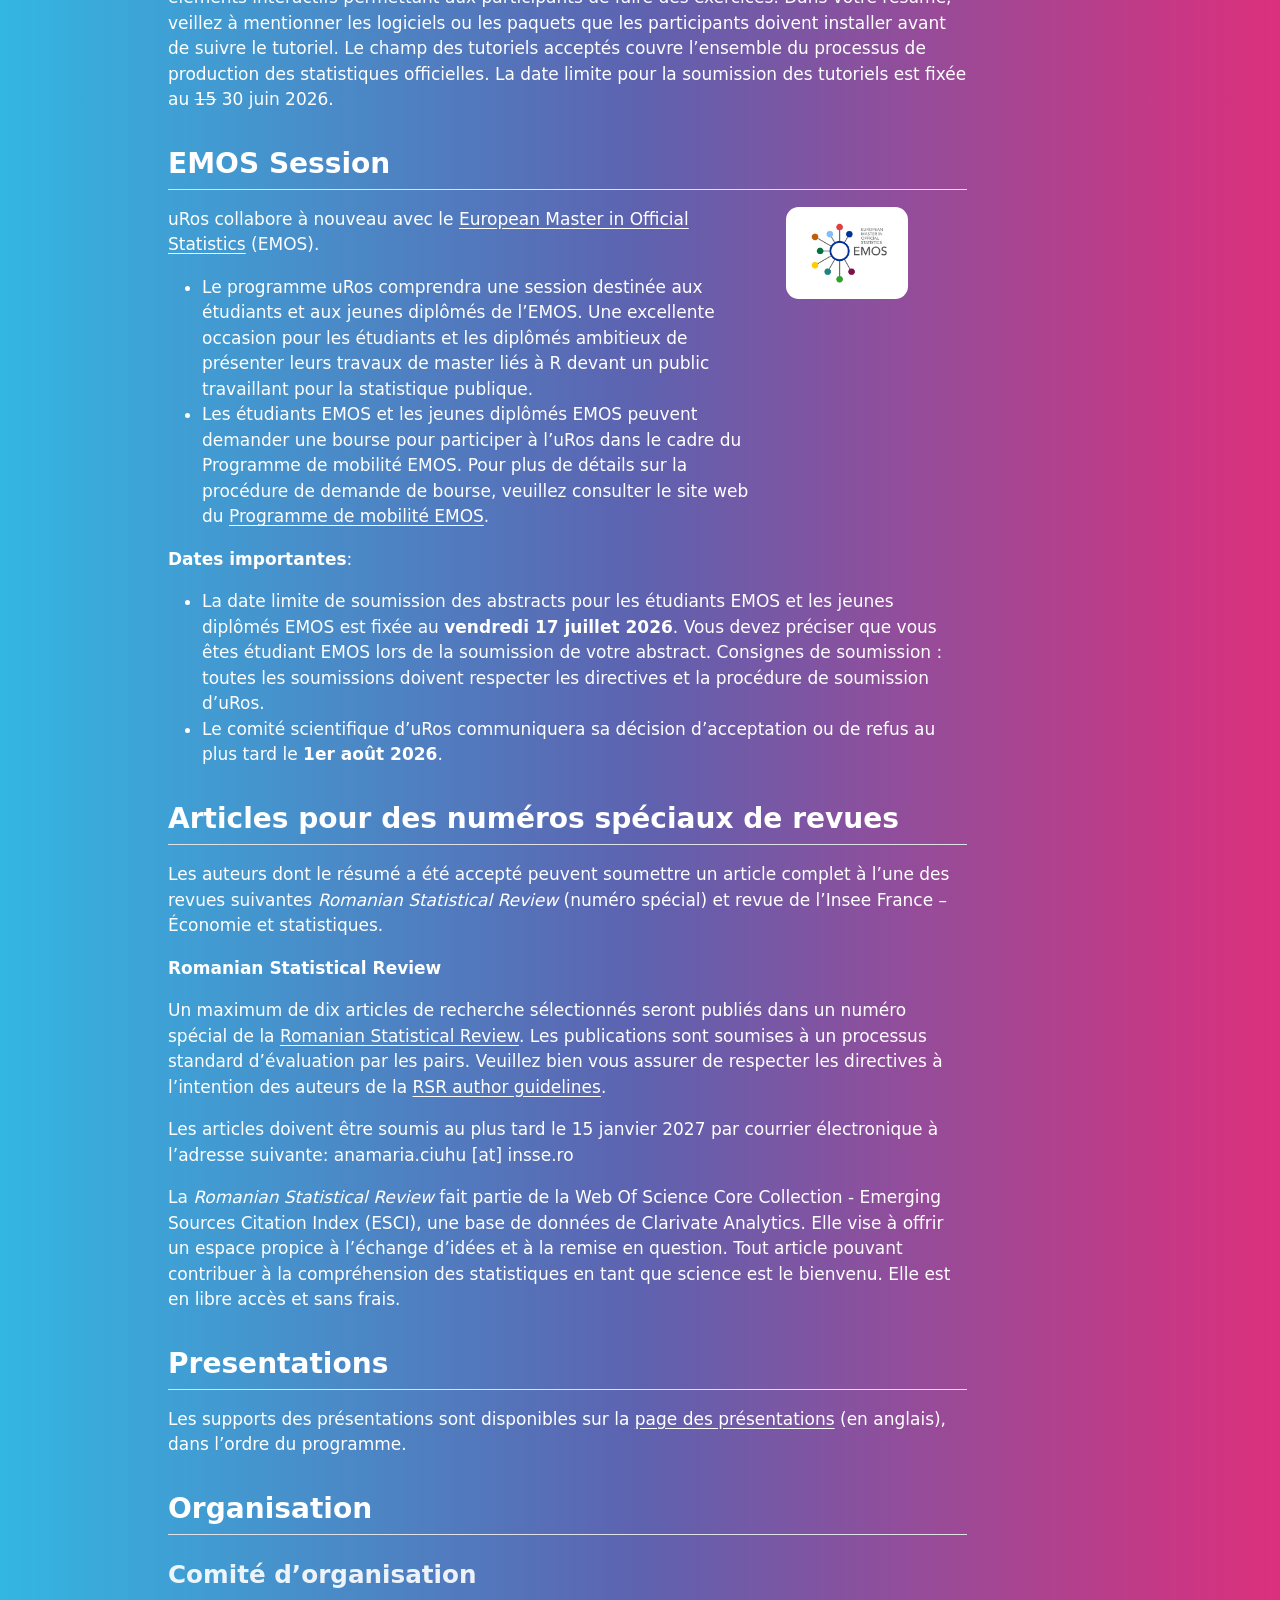
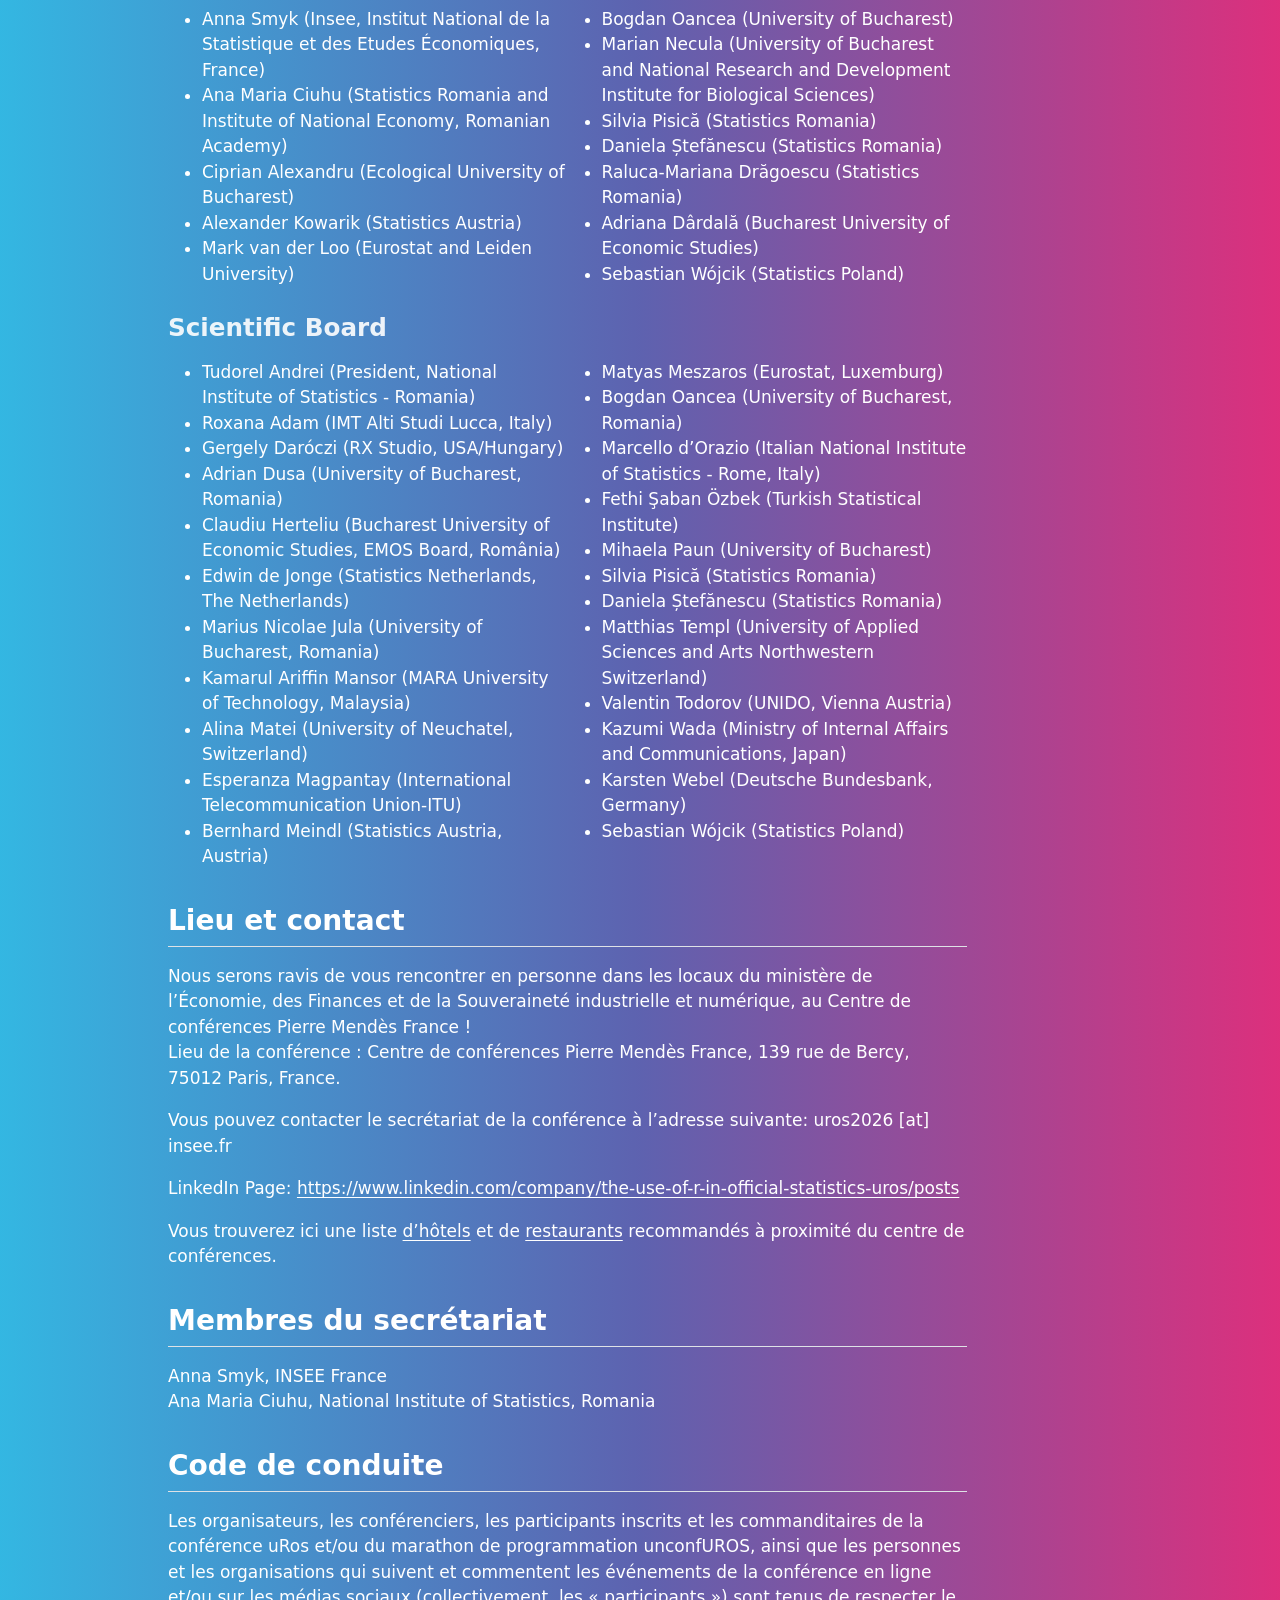
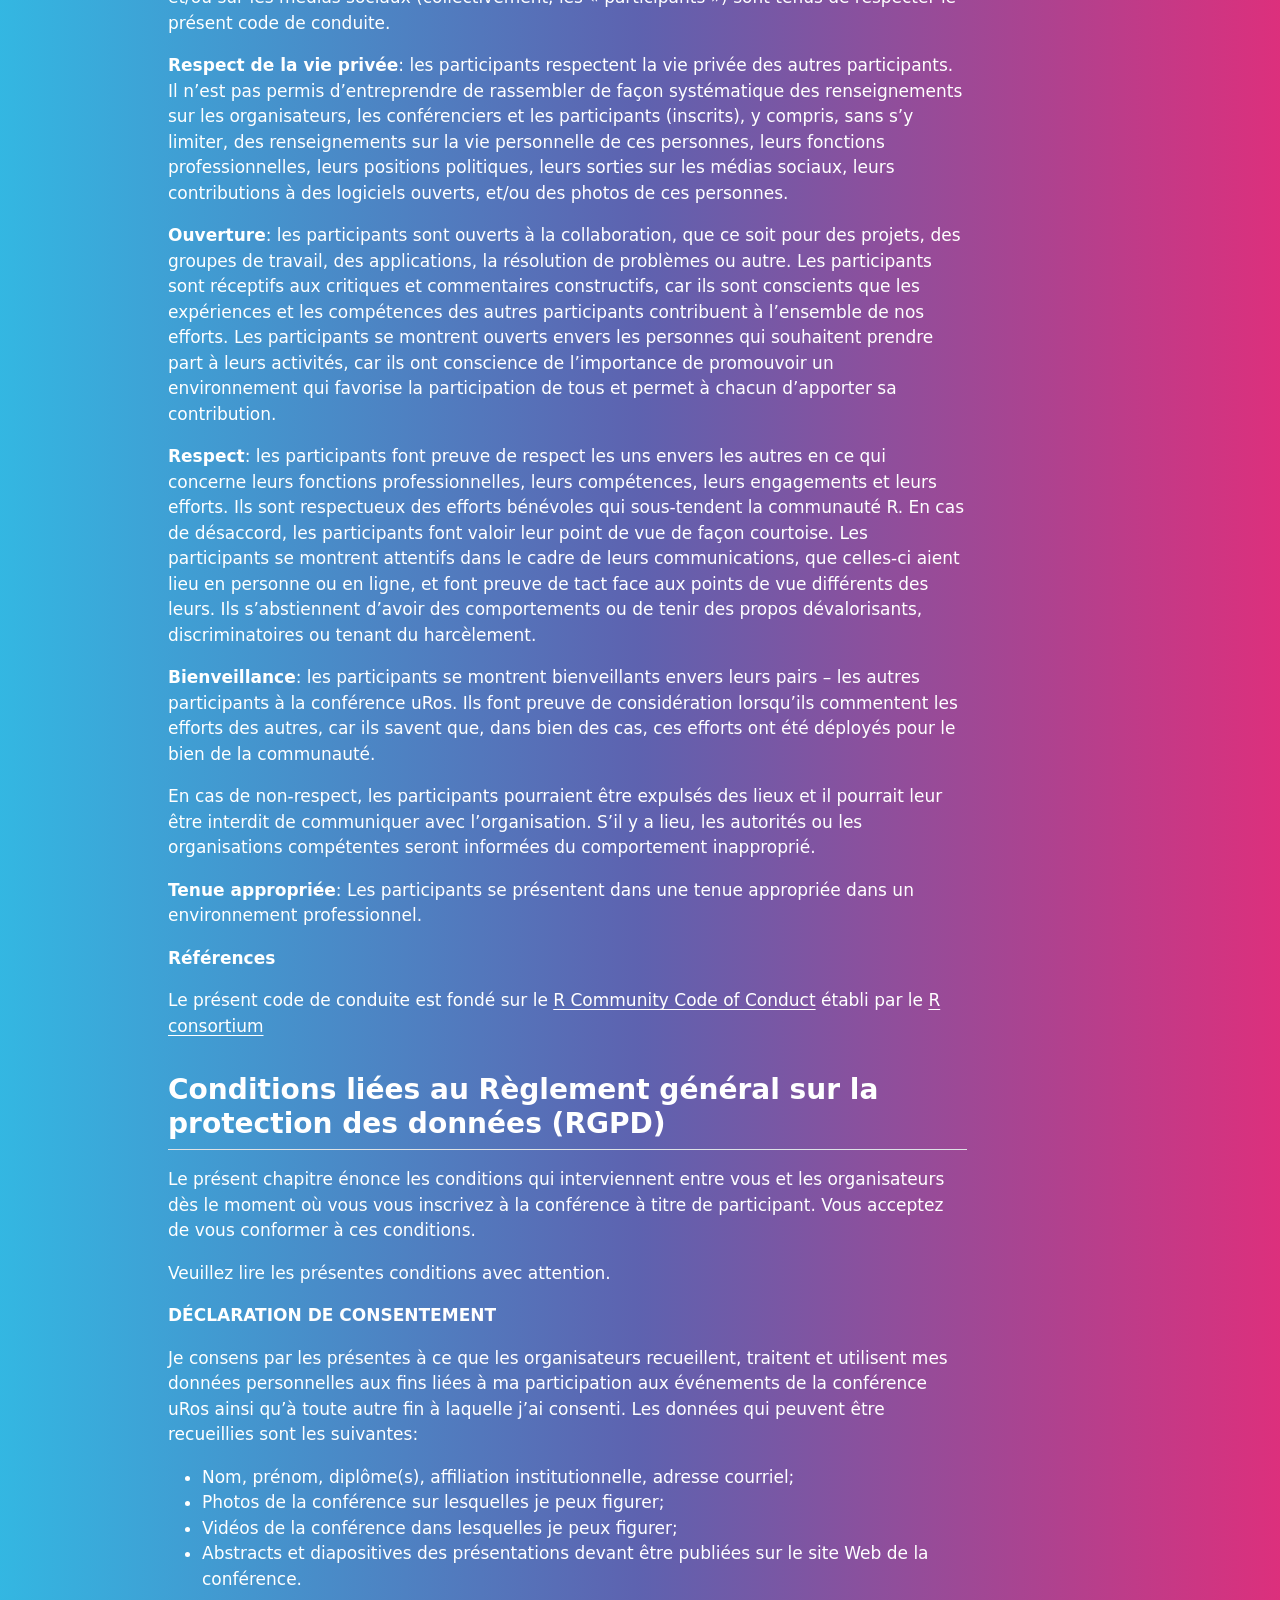
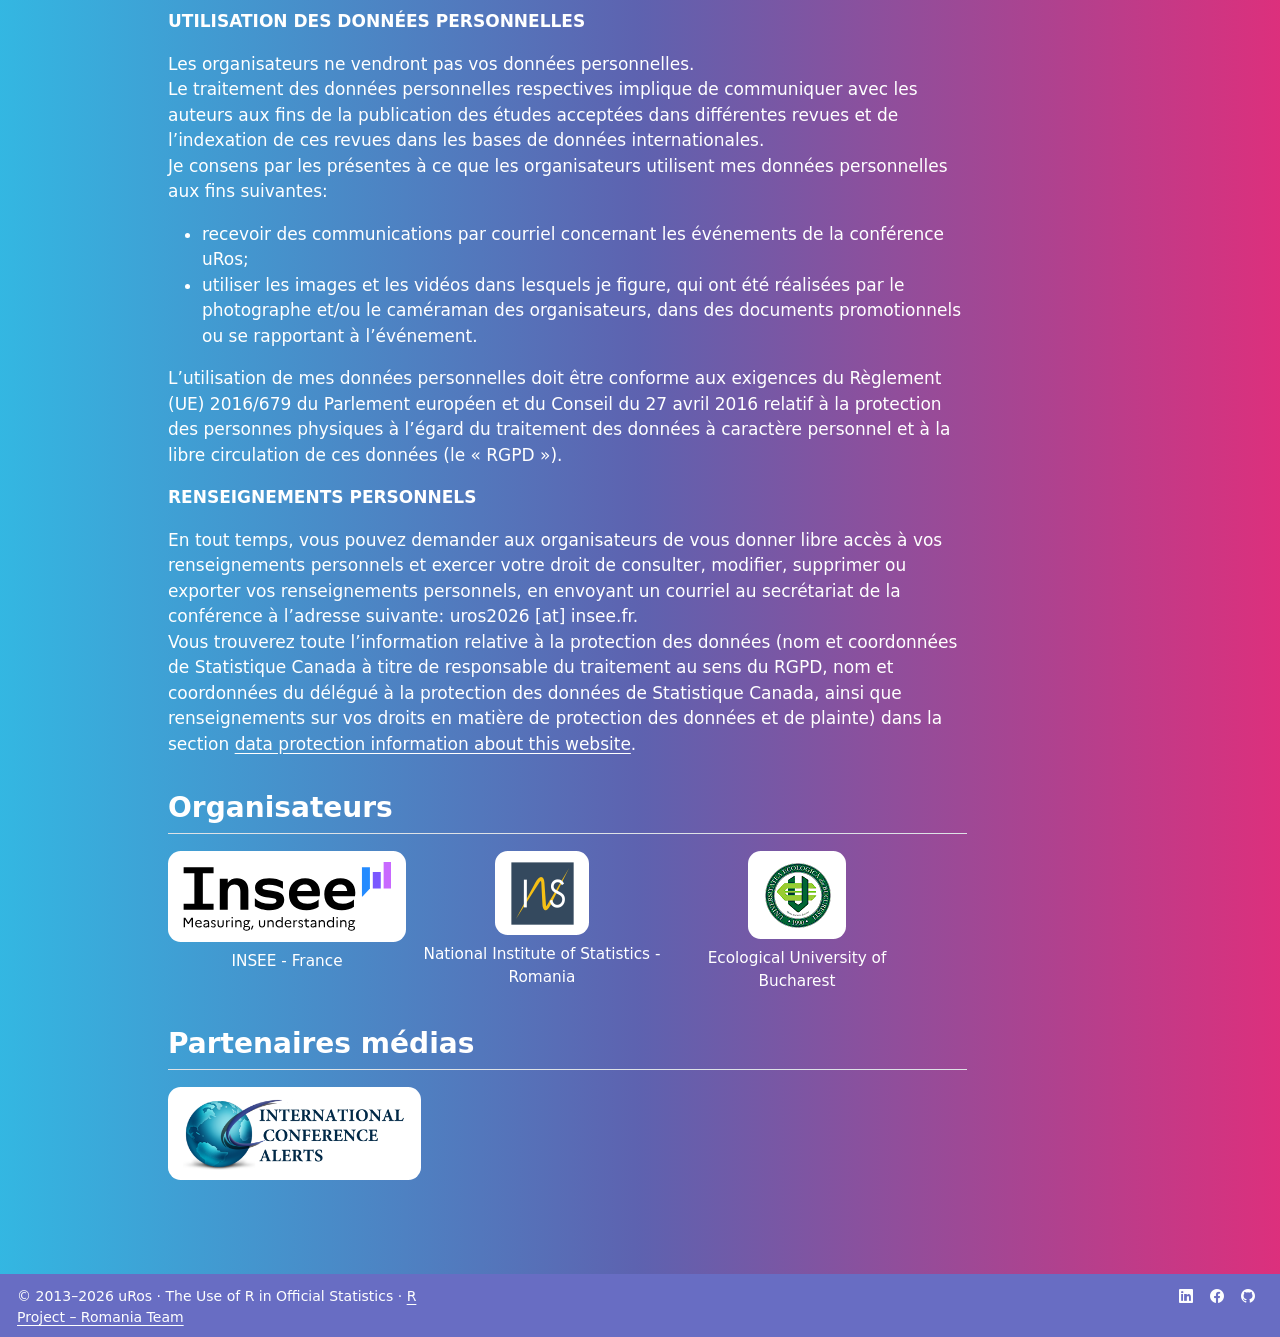
<file: docs/conference2026_FR.html>
<html xmlns="http://www.w3.org/1999/xhtml">
<head>
  <title>Redirect</title>
  <script type="text/javascript">
    var redirects = {"":"conferences/2026/fr.html"};
    var hash = window.location.hash.startsWith('#') ? window.location.hash.slice(1) : window.location.hash;
    var redirect = redirects[hash] || redirects[""] || "/";
    window.document.title = 'Redirect to  ' +  redirect;
    if (!redirects[hash]) {
      redirect = redirect + window.location.hash;
    }
    redirect = redirect + window.location.search;
    window.location.replace(redirect);
  </script>
</head>
<body>
</body>
</html>
</file>
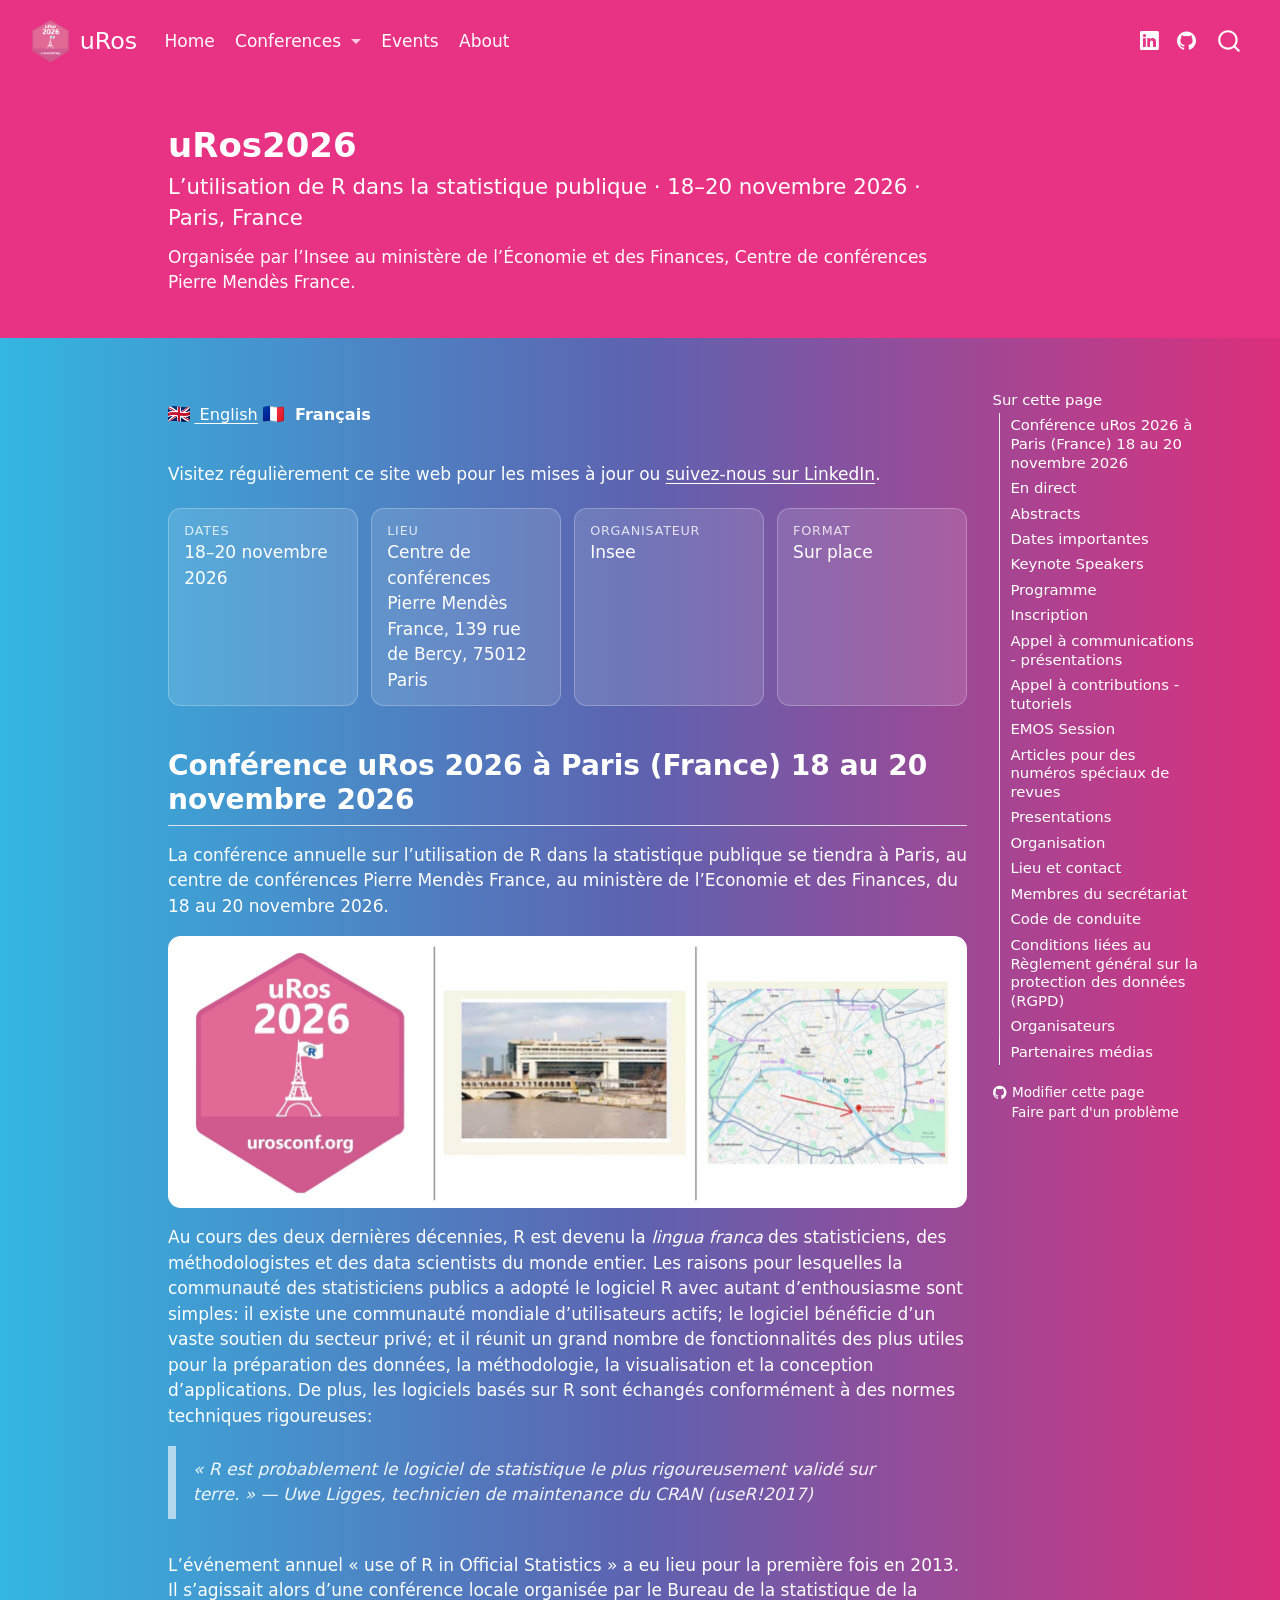
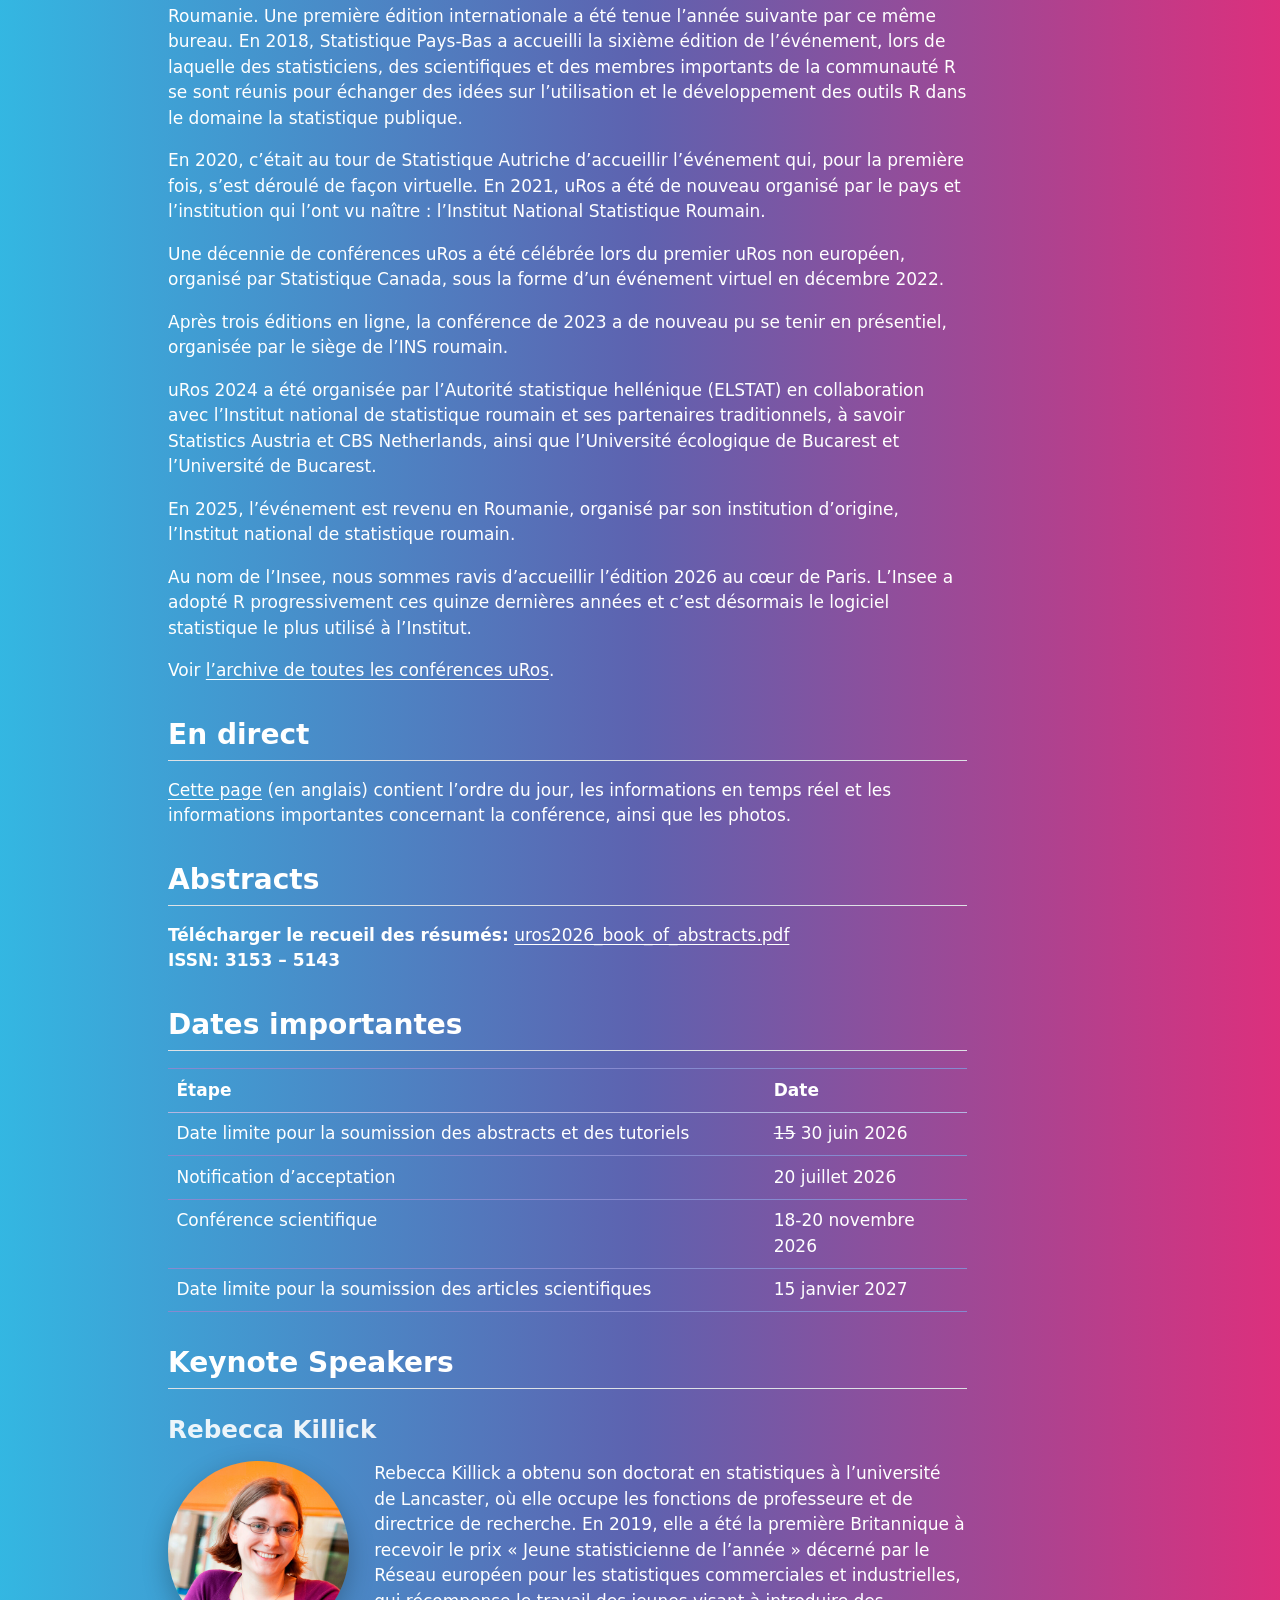
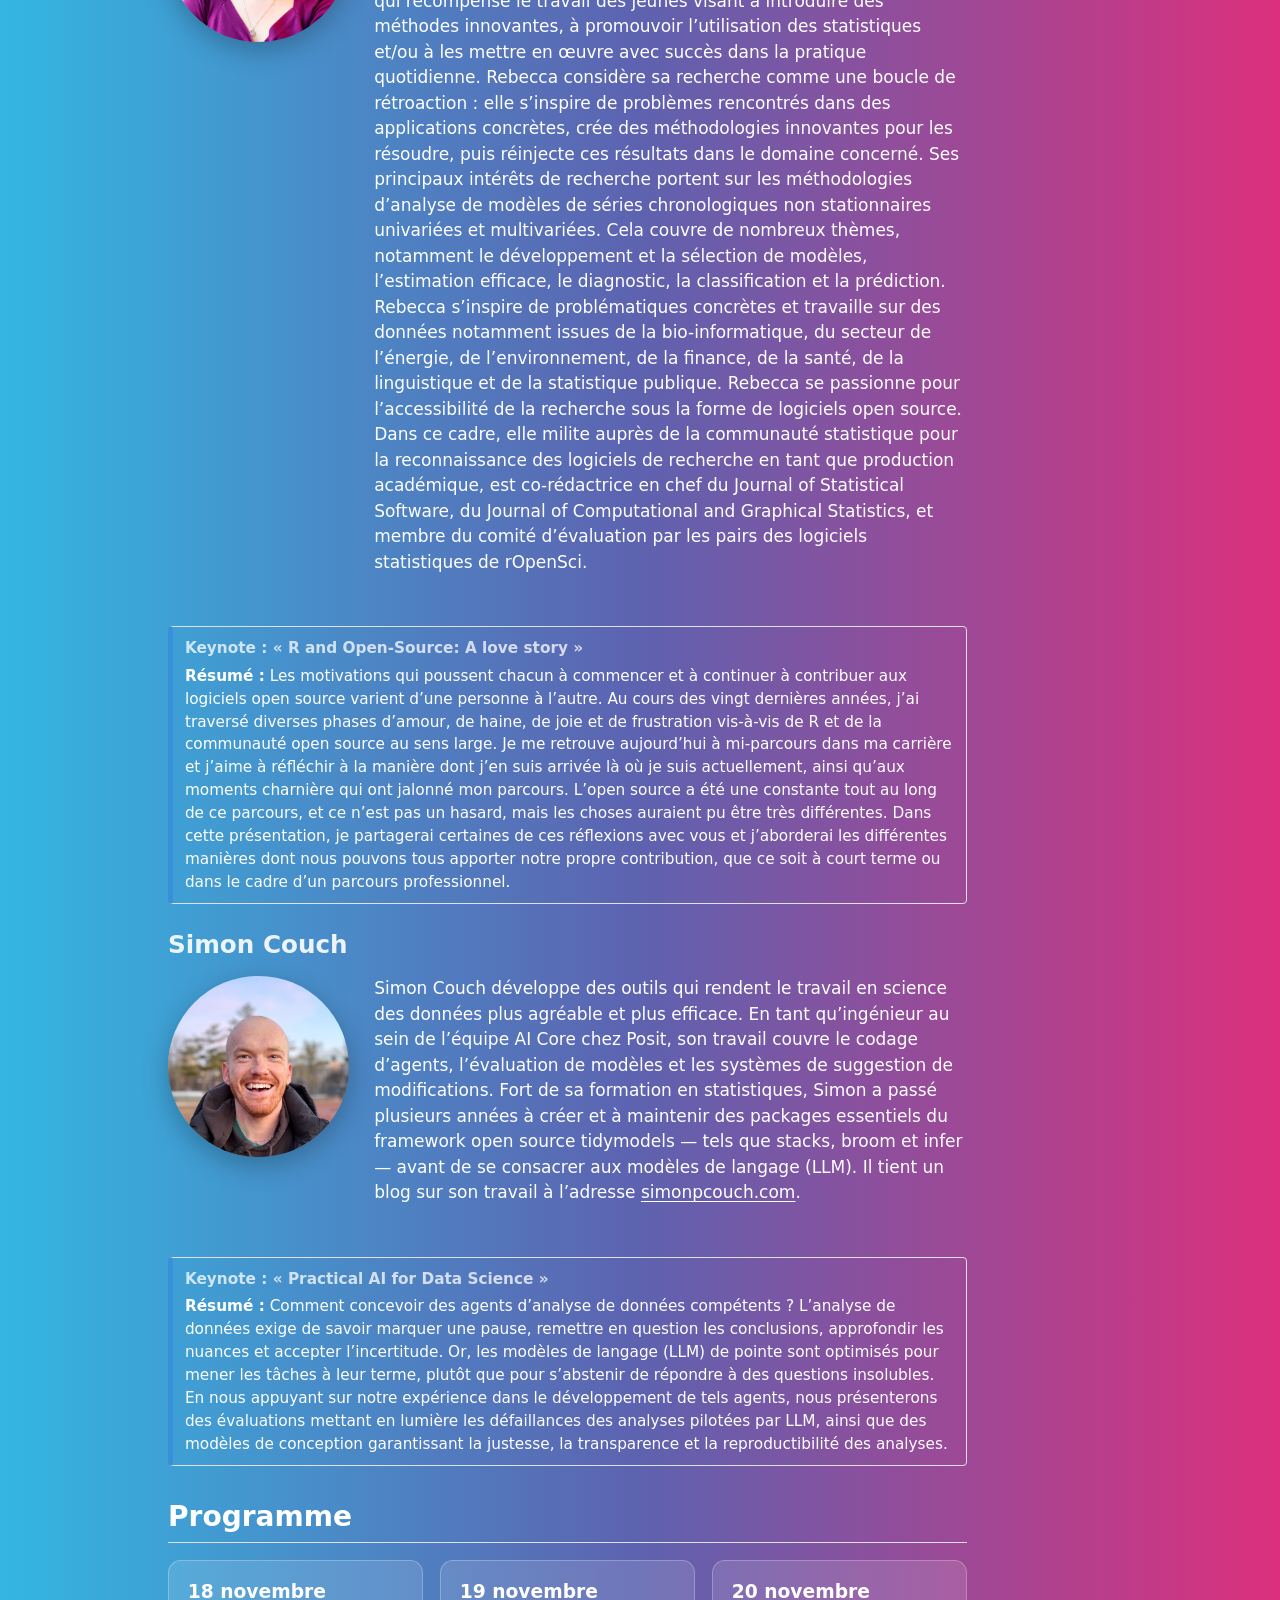
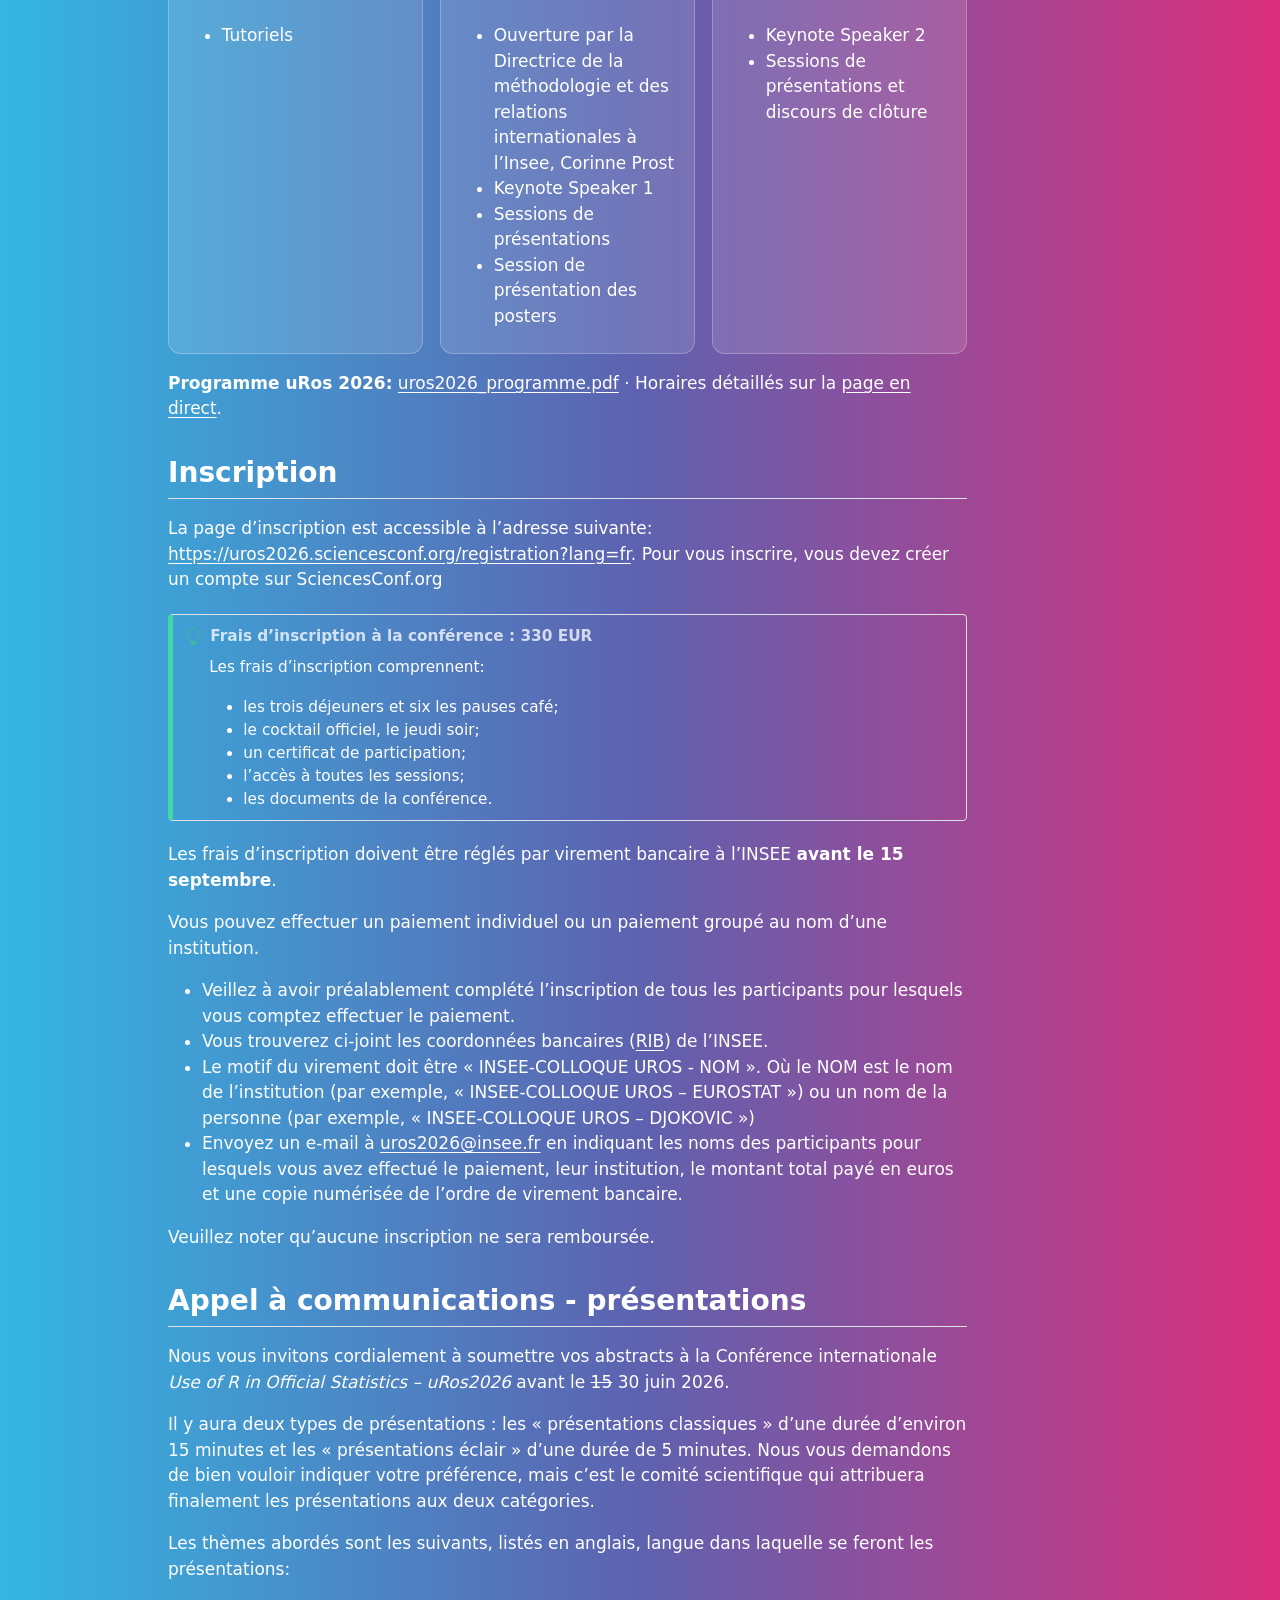
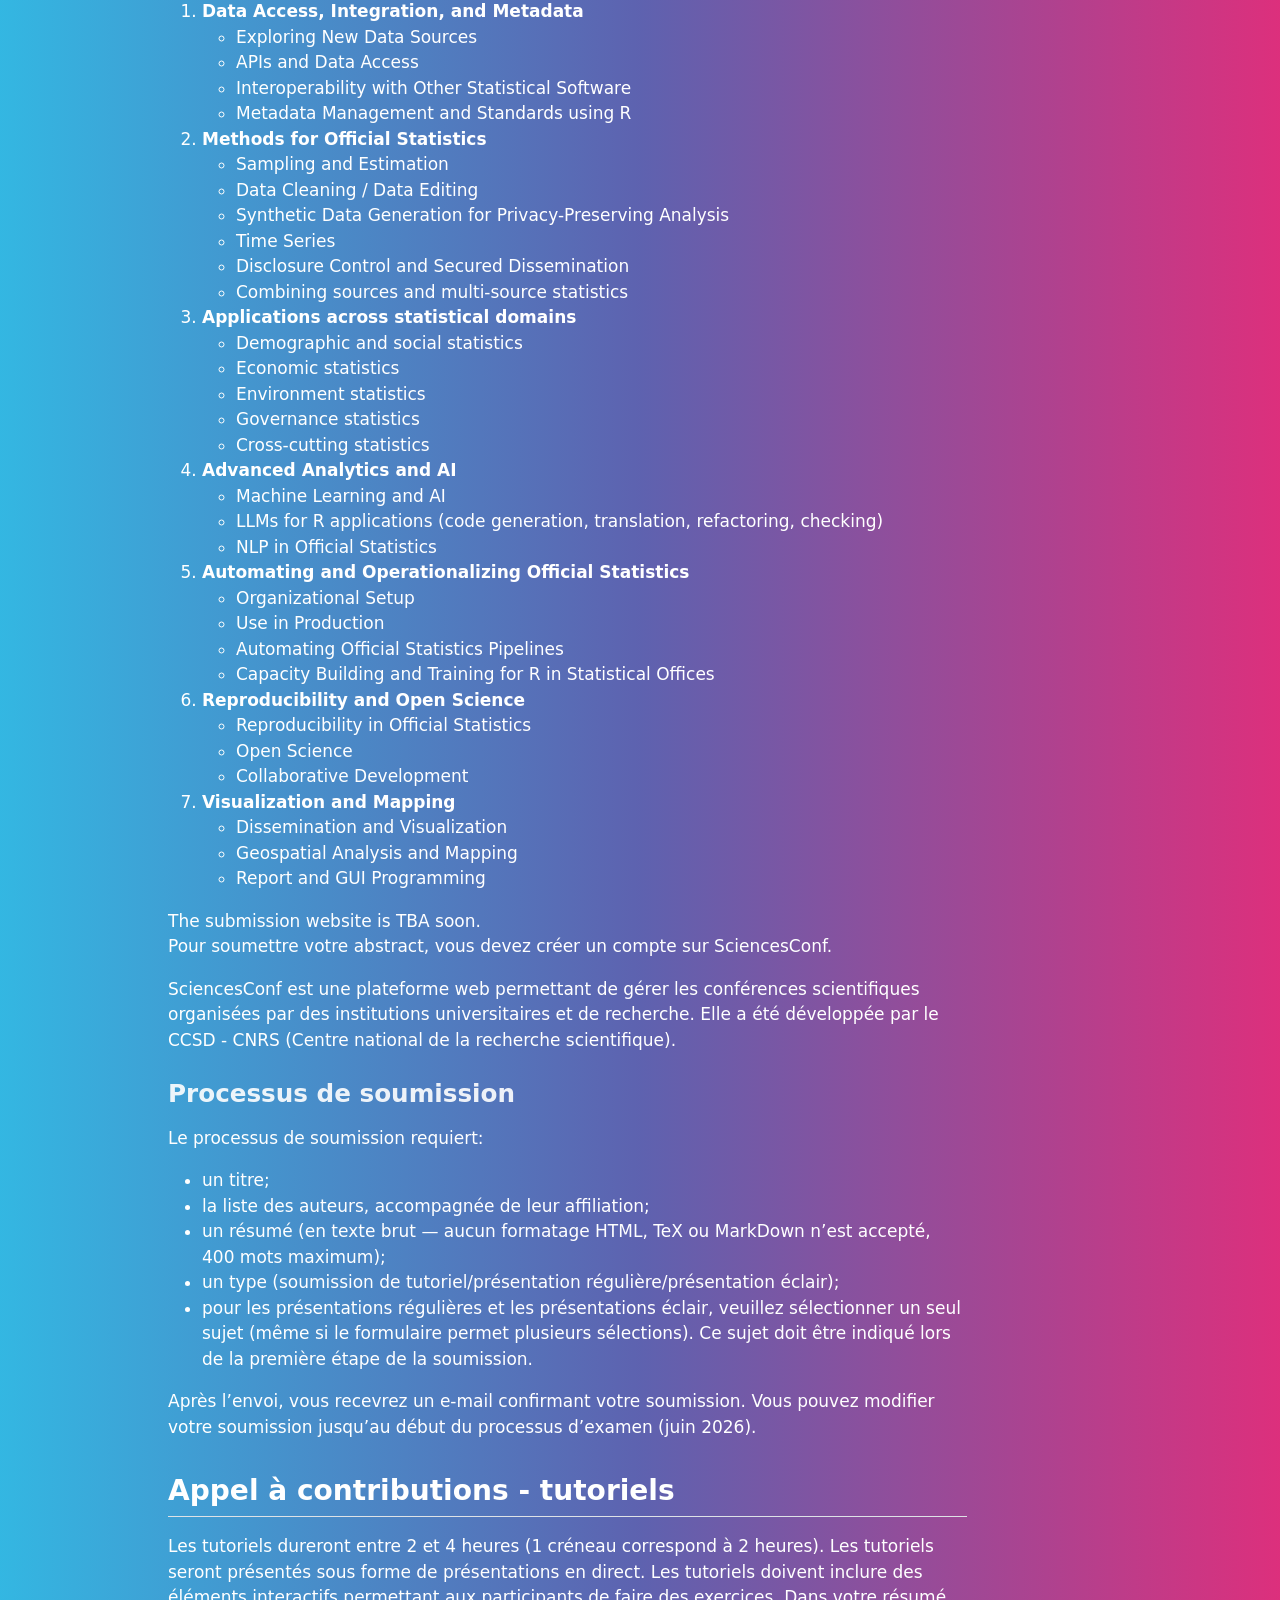
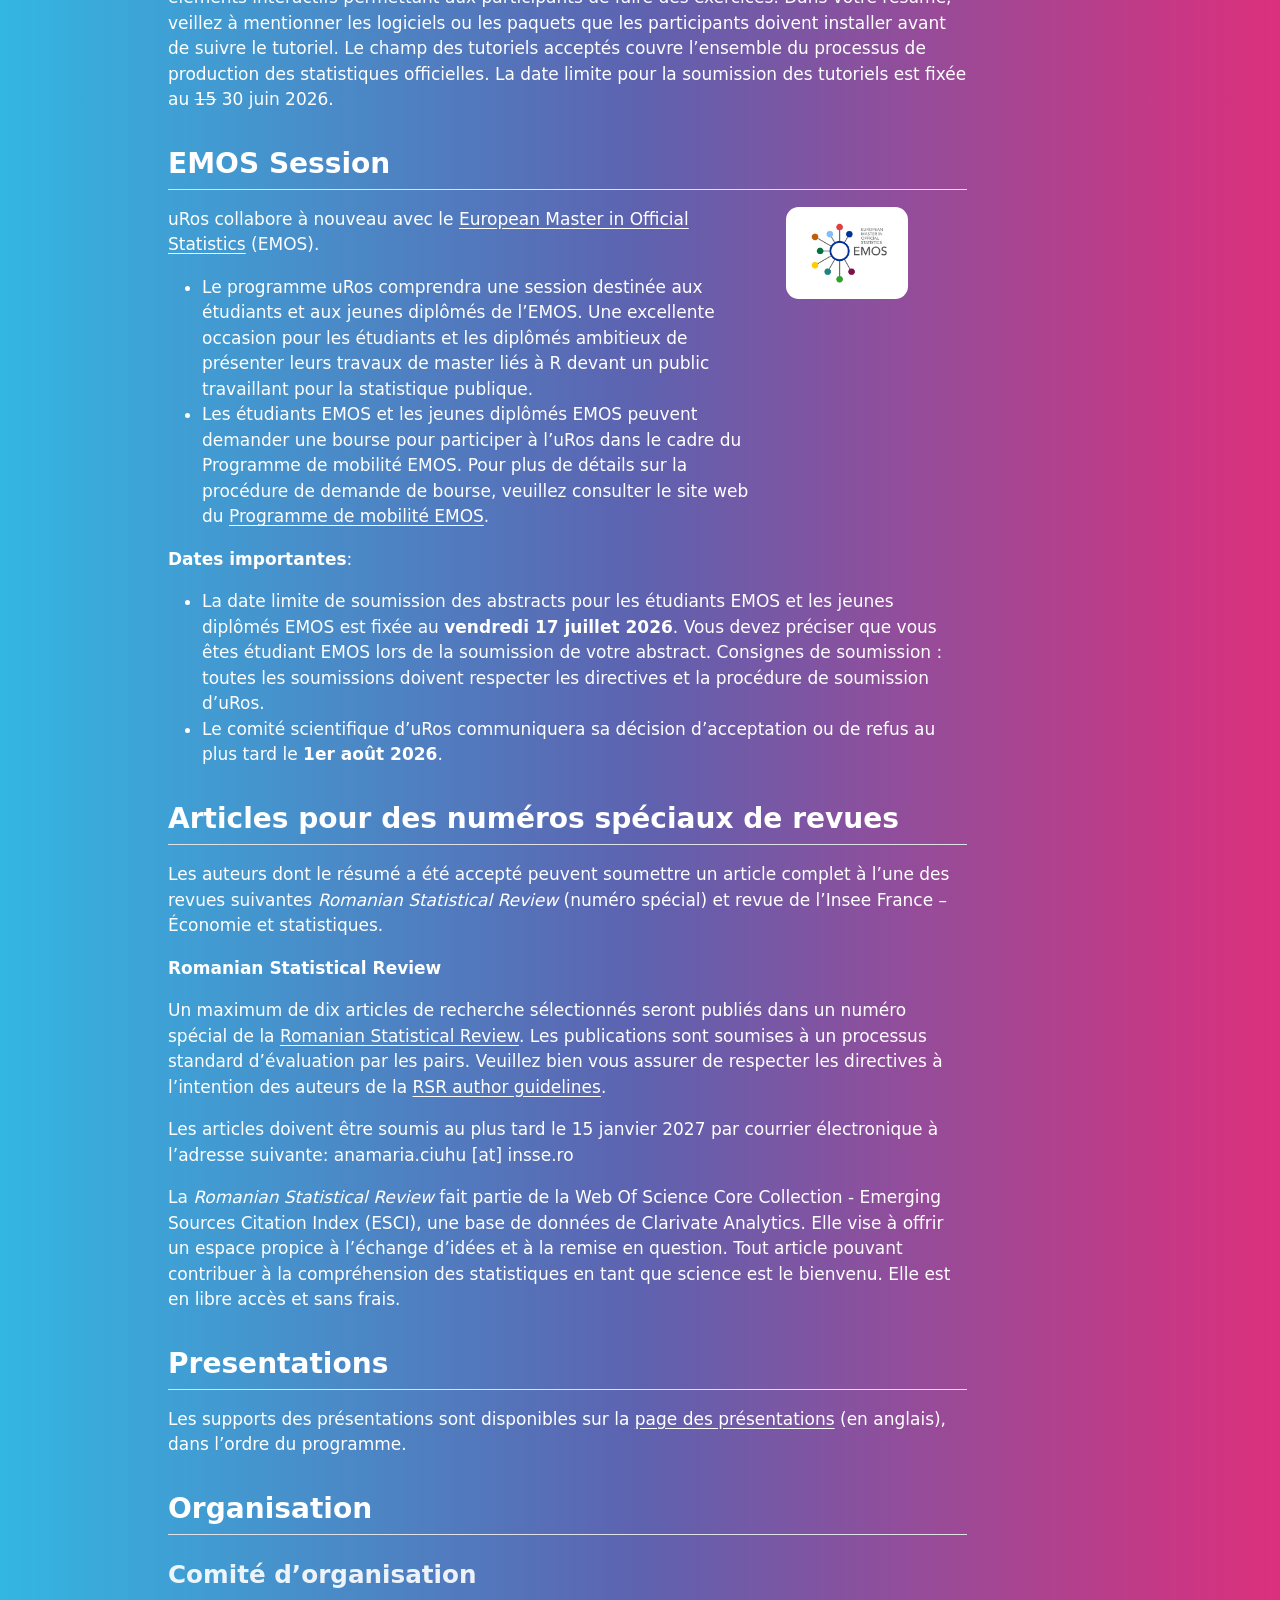
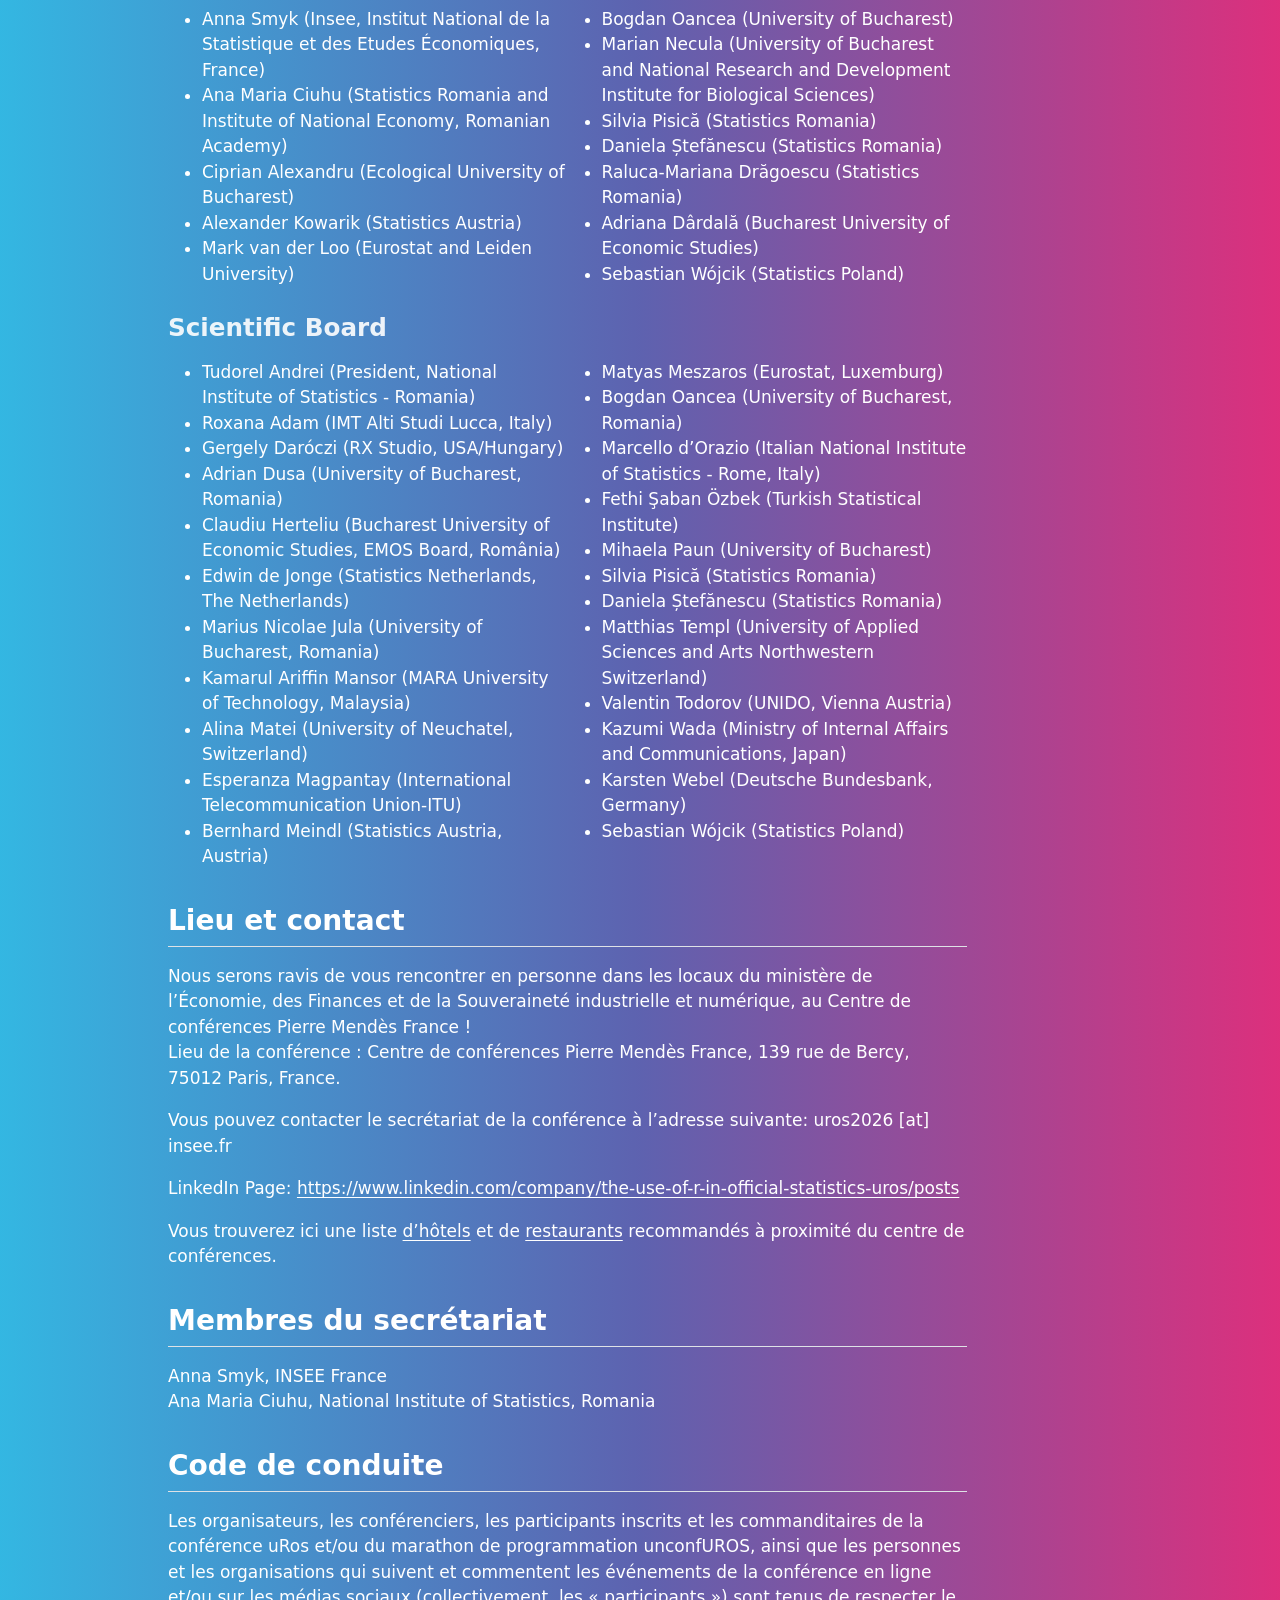
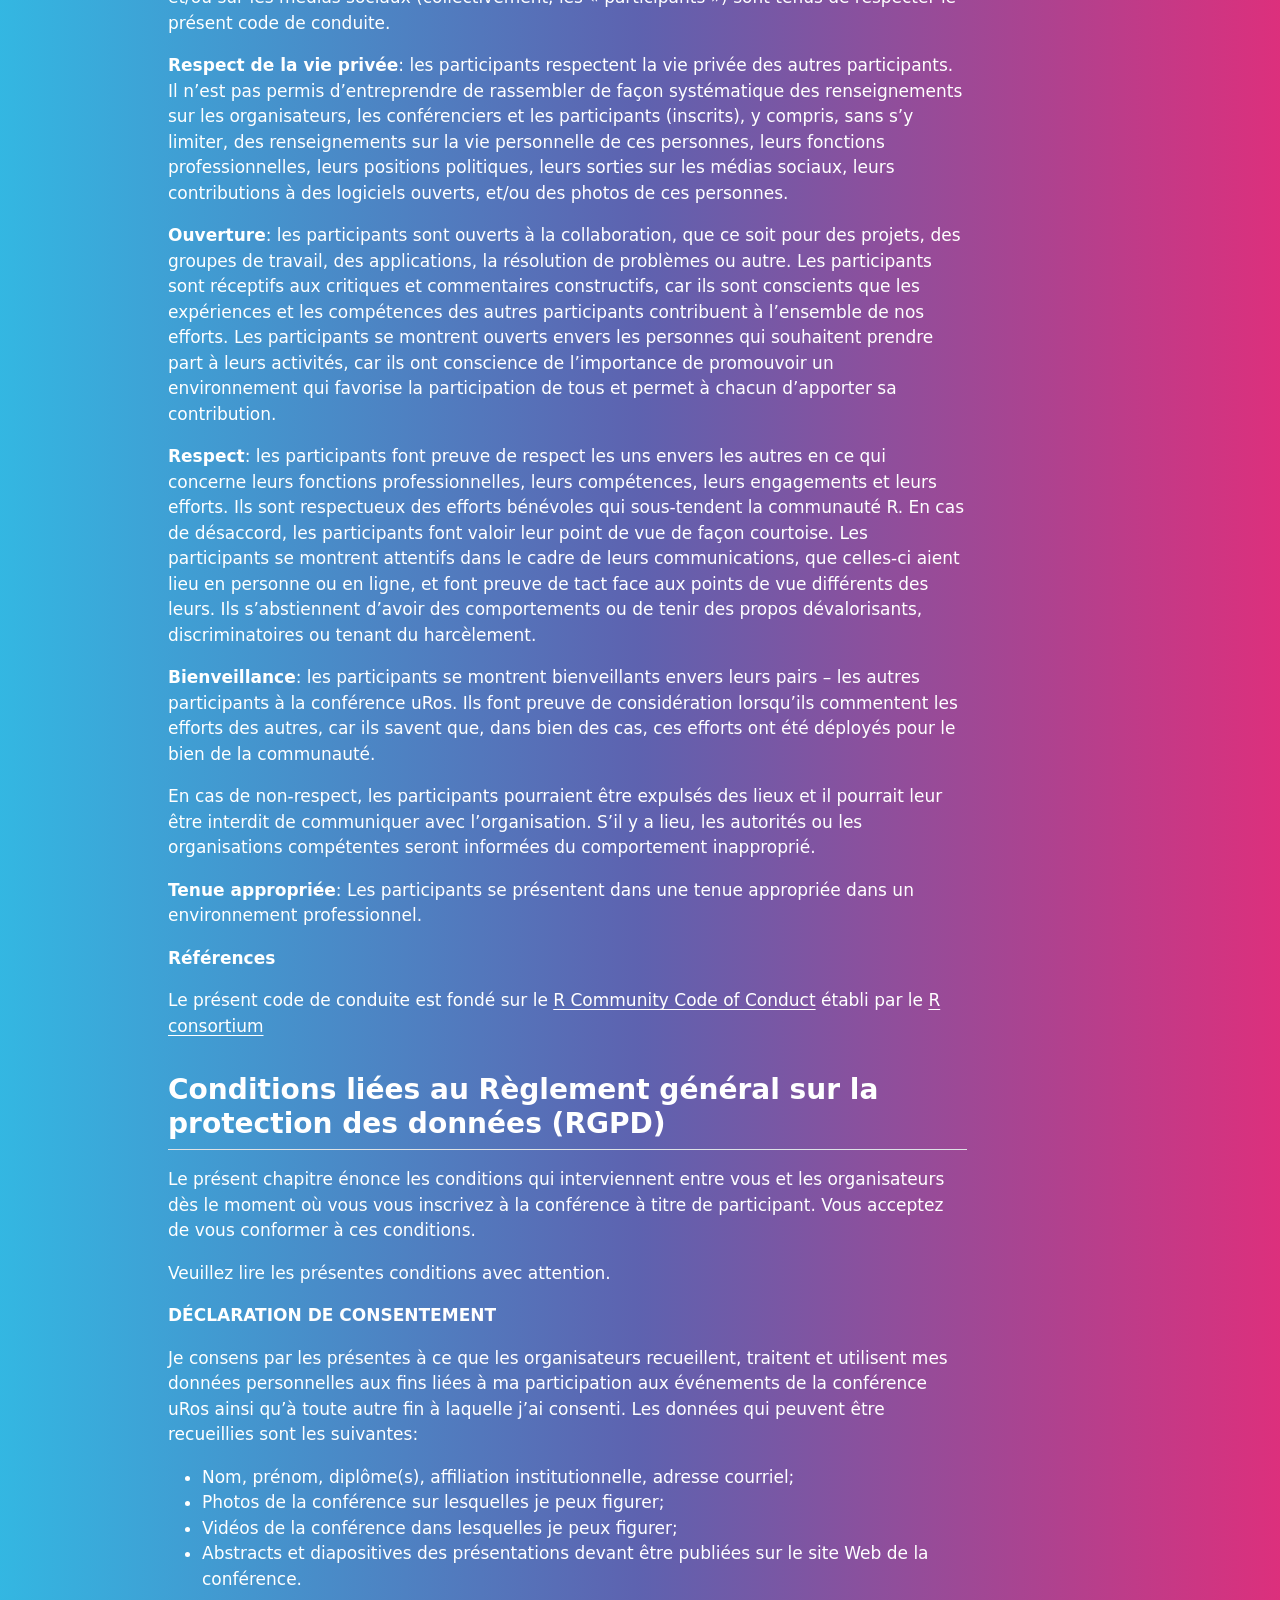
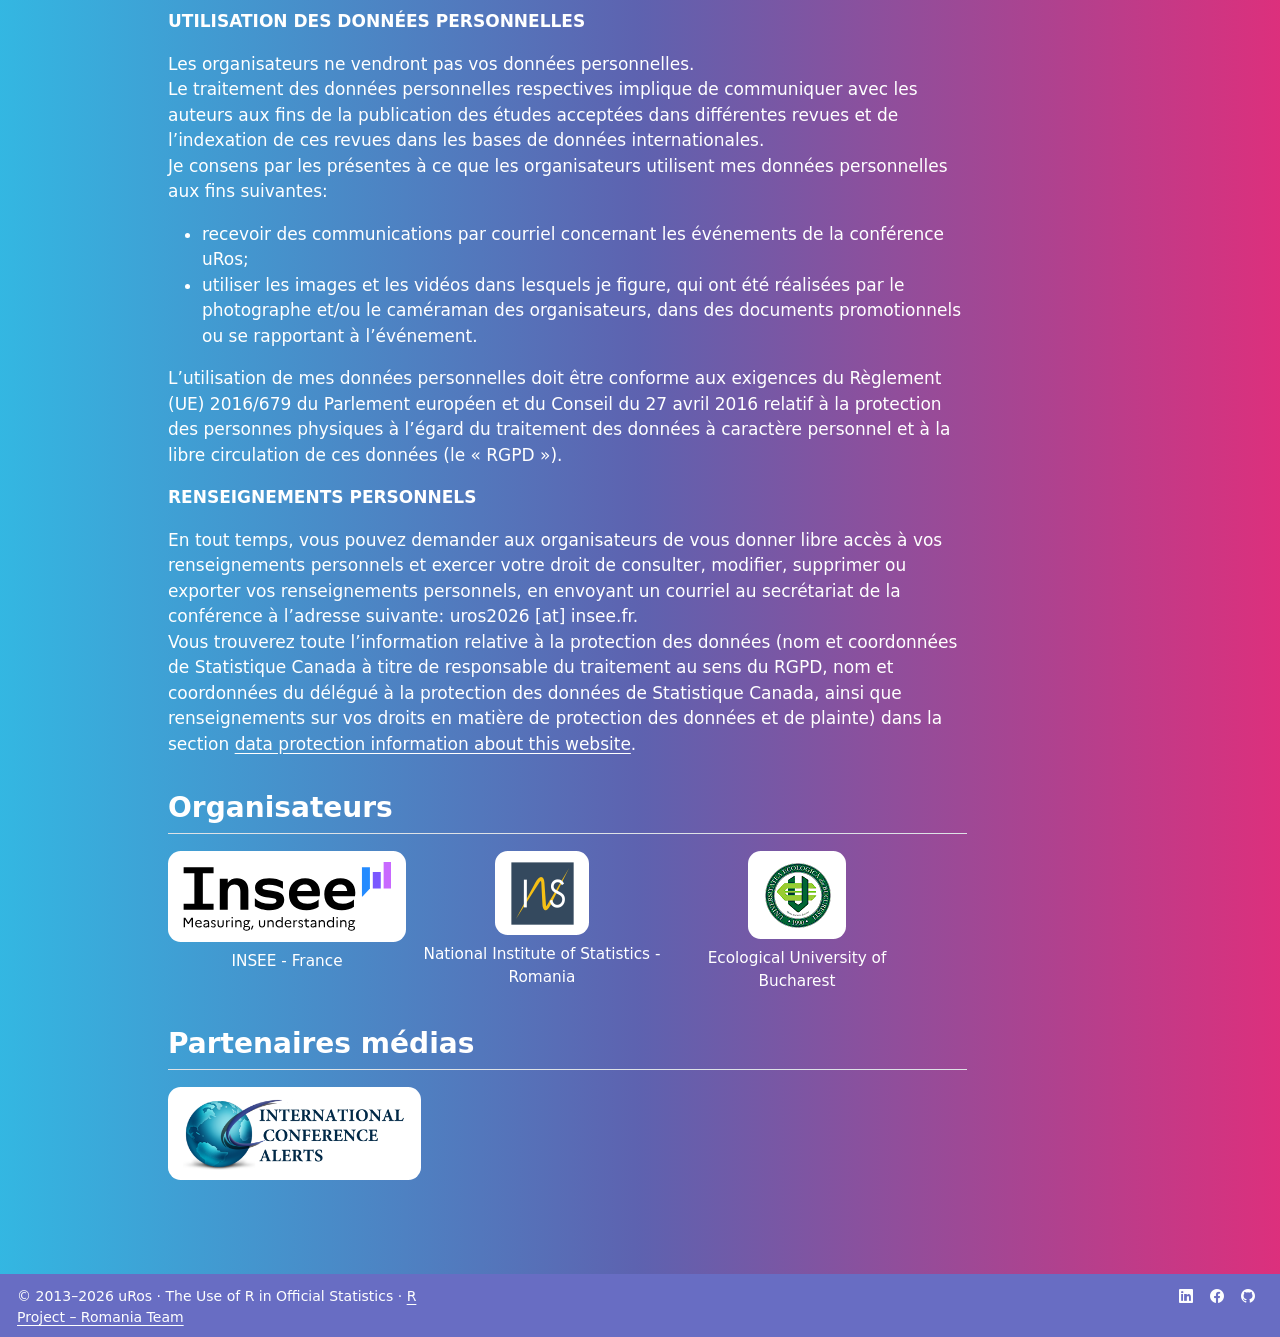
<file: docs/conferences/2026/fr.html>
<!DOCTYPE html>
<html xmlns="http://www.w3.org/1999/xhtml" lang="fr" xml:lang="fr"><head>

<meta charset="utf-8">
<meta name="generator" content="quarto-1.11.9">

<meta name="viewport" content="width=device-width, initial-scale=1.0, user-scalable=yes">

<meta name="description" content="Organisée par l’Insee au ministère de l’Économie et des Finances, Centre de conférences Pierre Mendès France.">

<title>uRos2026 – uRos</title>
<style>
/* Default styles provided by pandoc.
** See https://pandoc.org/MANUAL.html#variables-for-html for config info.
*/
span.smallcaps{font-variant: small-caps;}
div.columns{display: flex; gap: 1.5em;}
div.column{flex: auto;}
@media screen {
div.columns{gap: min(4vw, 1.5em);}
div.column{overflow-x: auto;}
}
div.hanging-indent{margin-left: 1.5em; text-indent: -1.5em;}
ul.task-list{list-style: none;}
ul.task-list li input[type="checkbox"] {
  width: 0.8em;
  margin: 0 0.8em 0.2em -1em; /* quarto-specific, see https://github.com/quarto-dev/quarto-cli/issues/4556 */ 
  vertical-align: middle;
}
</style>


<script src="../../site_libs/quarto-nav/quarto-nav.js"></script>
<script src="../../site_libs/quarto-nav/headroom.min.js"></script>
<script src="../../site_libs/clipboard/clipboard.min.js"></script>
<script src="../../site_libs/quarto-search/autocomplete.umd.js"></script>
<script src="../../site_libs/quarto-search/fuse.min.js"></script>
<script src="../../site_libs/quarto-search/quarto-search.js"></script>
<meta name="quarto:offset" content="../../">
<link href="../../assets/favicon.ico" rel="icon">
<script src="../../site_libs/quarto-html/quarto.js" type="module"></script>
<script src="../../site_libs/quarto-html/tabsets/tabsets.js" type="module"></script>
<script src="../../site_libs/quarto-html/scrollable-regions/scrollable-regions.js" type="module"></script>
<script src="../../site_libs/quarto-html/popper.min.js"></script>
<script src="../../site_libs/quarto-html/tippy.umd.min.js"></script>
<script src="../../site_libs/quarto-html/anchor.min.js"></script>
<link href="../../site_libs/quarto-html/tippy.css" rel="stylesheet">
<link href="../../site_libs/quarto-html/quarto-syntax-highlighting-63b5708e65d6cd79cd7618c58d0c21e7.css" rel="stylesheet" class="quarto-color-scheme" id="quarto-text-highlighting-styles">
<link href="../../site_libs/quarto-html/quarto-syntax-highlighting-dark-447e42e69aaa9833c0ba1b986f430b20.css" rel="stylesheet" class="quarto-color-scheme quarto-color-alternate" id="quarto-text-highlighting-styles">
<link href="../../site_libs/quarto-html/quarto-syntax-highlighting-63b5708e65d6cd79cd7618c58d0c21e7.css" rel="stylesheet" class="quarto-color-scheme-extra" id="quarto-text-highlighting-styles">
<script src="../../site_libs/bootstrap/bootstrap.min.js"></script>
<link href="../../site_libs/bootstrap/bootstrap-icons.css" rel="stylesheet">
<link href="../../site_libs/bootstrap/bootstrap-a4220fe40776dfc8b4319f3b742c9707.min.css" rel="stylesheet" append-hash="true" class="quarto-color-scheme" id="quarto-bootstrap" data-mode="light">
<link href="../../site_libs/bootstrap/bootstrap-dark-a4220fe40776dfc8b4319f3b742c9707.min.css" rel="stylesheet" append-hash="true" class="quarto-color-scheme quarto-color-alternate" id="quarto-bootstrap" data-mode="light">
<link href="../../site_libs/bootstrap/bootstrap-a4220fe40776dfc8b4319f3b742c9707.min.css" rel="stylesheet" append-hash="true" class="quarto-color-scheme-extra" id="quarto-bootstrap" data-mode="light">
<script src="../../site_libs/quarto-contrib/glightbox/glightbox.min.js"></script>
<link href="../../site_libs/quarto-contrib/glightbox/glightbox.min.css" rel="stylesheet">
<link href="../../site_libs/quarto-contrib/glightbox/lightbox.css" rel="stylesheet">
<script id="quarto-search-options" type="application/json">{
  "location": "navbar",
  "copy-button": false,
  "collapse-after": 3,
  "panel-placement": "end",
  "type": "overlay",
  "limit": 50,
  "keyboard-shortcut": [
    "f",
    "/",
    "s"
  ],
  "show-item-context": false,
  "language": {
    "search-no-results-text": "Pas de résultats",
    "search-matching-documents-text": "documents trouvés",
    "search-copy-link-title": "Copier le lien vers la recherche",
    "search-hide-matches-text": "Cacher les correspondances additionnelles",
    "search-more-match-text": "correspondance de plus dans ce document",
    "search-more-matches-text": "correspondances de plus dans ce document",
    "search-clear-button-title": "Effacer",
    "search-text-placeholder": "",
    "search-detached-cancel-button-title": "Annuler",
    "search-submit-button-title": "Envoyer",
    "search-label": "Recherche"
  }
}</script>
<style>html{ scroll-behavior: smooth; }</style>


<meta property="og:title" content="uRos2026 – uRos">
<meta property="og:description" content="Organisée par l’Insee au ministère de l’Économie et des Finances, Centre de conférences Pierre Mendès France.">
<meta property="og:image" content="https://urosconf.org/conferences/2026/images/uros2026-hex.png">
<meta property="og:site_name" content="uRos">
<meta property="og:image:height" content="833">
<meta property="og:image:width" content="833">
<meta property="og:image:alt" content="Sticker hexagonal uRos2026 : la tour Eiffel arborant un drapeau R">
</head>

<body class="nav-fixed quarto-light"><a id="quarto-skip-link" class="visually-hidden-focusable" href="#quarto-document-content">Aller au contenu principal</a>

<div id="quarto-search-results"></div>
  <header id="quarto-header" class="headroom fixed-top quarto-banner">
    <nav class="navbar navbar-expand-lg " data-bs-theme="dark" aria-label="Site web">
      <div class="navbar-container container-fluid">
      <div class="navbar-brand-container mx-auto">
    <a href="../../index.html" class="navbar-brand navbar-brand-logo">
    <img src="../../conferences/2026/images/uros2026-hex.png" alt="uRos2026 hex sticker: the Eiffel Tower flying an R flag, with urosconf.org" class="navbar-logo light-content">
    <img src="../../conferences/2026/images/uros2026-hex.png" alt="uRos2026 hex sticker: the Eiffel Tower flying an R flag, with urosconf.org" class="navbar-logo dark-content">
    </a>
    <a class="navbar-brand" href="../../index.html">
    <span class="navbar-title">uRos</span>
    </a>
  </div>
          <button class="navbar-toggler" type="button" data-bs-toggle="collapse" data-bs-target="#navbarCollapse" aria-controls="navbarCollapse" aria-expanded="false" aria-label="Basculer la navigation" onclick="if (window.quartoToggleHeadroom) { window.quartoToggleHeadroom(); }">
  <span class="navbar-toggler-icon"></span>
</button>
          <div class="collapse navbar-collapse" id="navbarCollapse">
            <ul class="navbar-nav navbar-nav-scroll me-auto">
  <li class="nav-item">
    <a class="nav-link" href="../../index.html"> 
<span class="menu-text">Home</span></a>
  </li>  
  <li class="nav-item dropdown ">
    <a class="nav-link dropdown-toggle" href="#" id="nav-menu-conferences" role="link" data-bs-toggle="dropdown" aria-expanded="false">
 <span class="menu-text">Conferences</span>
    </a>
    <ul class="dropdown-menu" aria-labelledby="nav-menu-conferences">    
        <li>
    <a class="dropdown-item" href="../../conferences/2026/index.html">
 <span class="dropdown-text">uRos2026 · Paris</span></a>
  </li>  
        <li>
    <a class="dropdown-item" href="../../conferences/2026/live.html">
 <span class="dropdown-text">uRos2026 · Live &amp; photos</span></a>
  </li>  
        <li>
    <a class="dropdown-item" href="../../conferences/2026/slides.html">
 <span class="dropdown-text">uRos2026 · Slides</span></a>
  </li>  
        <li><hr class="dropdown-divider"></li>
        <li>
    <a class="dropdown-item" href="../../conferences/index.html">
 <span class="dropdown-text">All conferences</span></a>
  </li>  
    </ul>
  </li>
  <li class="nav-item">
    <a class="nav-link" href="../../events/index.html"> 
<span class="menu-text">Events</span></a>
  </li>  
  <li class="nav-item">
    <a class="nav-link" href="../../about.html"> 
<span class="menu-text">About</span></a>
  </li>  
</ul>
            <ul class="navbar-nav navbar-nav-scroll ms-auto">
  <li class="nav-item compact">
    <a class="nav-link" href="https://www.linkedin.com/company/the-use-of-r-in-official-statistics-uros/posts"> <i class="bi bi-linkedin" role="img" aria-label="uRos on LinkedIn">
</i> 
<span class="menu-text"></span></a>
  </li>  
  <li class="nav-item compact">
    <a class="nav-link" href="https://github.com/uRosConf"> <i class="bi bi-github" role="img" aria-label="uRosConf on GitHub">
</i> 
<span class="menu-text"></span></a>
  </li>  
</ul>
          </div> <!-- /navcollapse -->
            <div class="quarto-navbar-tools">
</div>
            <div id="quarto-search" class="" title="Recherche"></div>
      </div> <!-- /container-fluid -->
    </nav>
</header>
<!-- content -->
<header id="title-block-header" class="quarto-title-block default page-columns page-full">
  <div class="quarto-title-banner page-columns page-full">
    <div class="quarto-title column-body">
      <h1 class="title">uRos2026</h1>
            <p class="subtitle lead">L’utilisation de R dans la statistique publique · 18–20 novembre 2026 · Paris, France</p>
                  <div>
        <div class="description">
          Organisée par l’Insee au ministère de l’Économie et des Finances, Centre de conférences Pierre Mendès France.
        </div>
      </div>
                </div>
  </div>
    
  
  <div class="quarto-title-meta">

      
    
      
    </div>
    
  
  </header><div id="quarto-content" class="quarto-container page-columns page-rows-contents page-layout-article page-navbar">
<!-- sidebar -->
<!-- margin-sidebar -->
    <div id="quarto-margin-sidebar" class="sidebar margin-sidebar">
        <nav id="TOC" role="doc-toc" aria-labelledby="toc-title" class="toc-active">
    <h2 id="toc-title">Sur cette page</h2>
   
  <ul>
  <li><a href="#conférence-uros-2026-à-paris-france-18-au-20-novembre-2026" id="toc-conférence-uros-2026-à-paris-france-18-au-20-novembre-2026" class="nav-link active" data-scroll-target="#conférence-uros-2026-à-paris-france-18-au-20-novembre-2026">Conférence uRos 2026 à Paris (France) 18 au 20 novembre 2026</a></li>
  <li><a href="#en-direct" id="toc-en-direct" class="nav-link" data-scroll-target="#en-direct">En direct</a></li>
  <li><a href="#abstracts" id="toc-abstracts" class="nav-link" data-scroll-target="#abstracts">Abstracts</a></li>
  <li><a href="#dates-importantes" id="toc-dates-importantes" class="nav-link" data-scroll-target="#dates-importantes">Dates importantes</a></li>
  <li><a href="#keynote-speakers" id="toc-keynote-speakers" class="nav-link" data-scroll-target="#keynote-speakers">Keynote Speakers</a>
  <ul class="collapse">
  <li><a href="#rebecca-killick" id="toc-rebecca-killick" class="nav-link" data-scroll-target="#rebecca-killick">Rebecca Killick</a></li>
  <li><a href="#simon-couch" id="toc-simon-couch" class="nav-link" data-scroll-target="#simon-couch">Simon Couch</a></li>
  </ul></li>
  <li><a href="#programme" id="toc-programme" class="nav-link" data-scroll-target="#programme">Programme</a></li>
  <li><a href="#inscription" id="toc-inscription" class="nav-link" data-scroll-target="#inscription">Inscription</a></li>
  <li><a href="#appel-à-communications---présentations" id="toc-appel-à-communications---présentations" class="nav-link" data-scroll-target="#appel-à-communications---présentations">Appel à communications - présentations</a>
  <ul class="collapse">
  <li><a href="#processus-de-soumission" id="toc-processus-de-soumission" class="nav-link" data-scroll-target="#processus-de-soumission">Processus de soumission</a></li>
  </ul></li>
  <li><a href="#appel-à-contributions---tutoriels" id="toc-appel-à-contributions---tutoriels" class="nav-link" data-scroll-target="#appel-à-contributions---tutoriels">Appel à contributions - tutoriels</a></li>
  <li><a href="#emos-session" id="toc-emos-session" class="nav-link" data-scroll-target="#emos-session">EMOS Session</a></li>
  <li><a href="#articles-pour-des-numéros-spéciaux-de-revues" id="toc-articles-pour-des-numéros-spéciaux-de-revues" class="nav-link" data-scroll-target="#articles-pour-des-numéros-spéciaux-de-revues">Articles pour des numéros spéciaux de revues</a></li>
  <li><a href="#presentations" id="toc-presentations" class="nav-link" data-scroll-target="#presentations">Presentations</a></li>
  <li><a href="#organisation" id="toc-organisation" class="nav-link" data-scroll-target="#organisation">Organisation</a>
  <ul class="collapse">
  <li><a href="#comité-dorganisation" id="toc-comité-dorganisation" class="nav-link" data-scroll-target="#comité-dorganisation">Comité d’organisation</a></li>
  <li><a href="#scientific-board" id="toc-scientific-board" class="nav-link" data-scroll-target="#scientific-board">Scientific Board</a></li>
  </ul></li>
  <li><a href="#lieu-et-contact" id="toc-lieu-et-contact" class="nav-link" data-scroll-target="#lieu-et-contact">Lieu et contact</a></li>
  <li><a href="#membres-du-secrétariat" id="toc-membres-du-secrétariat" class="nav-link" data-scroll-target="#membres-du-secrétariat">Membres du secrétariat</a></li>
  <li><a href="#code-de-conduite" id="toc-code-de-conduite" class="nav-link" data-scroll-target="#code-de-conduite">Code de conduite</a></li>
  <li><a href="#conditions-liées-au-règlement-général-sur-la-protection-des-données-rgpd" id="toc-conditions-liées-au-règlement-général-sur-la-protection-des-données-rgpd" class="nav-link" data-scroll-target="#conditions-liées-au-règlement-général-sur-la-protection-des-données-rgpd">Conditions liées au Règlement général sur la protection des données (RGPD)</a></li>
  <li><a href="#organisateurs" id="toc-organisateurs" class="nav-link" data-scroll-target="#organisateurs">Organisateurs</a></li>
  <li><a href="#partenaires-médias" id="toc-partenaires-médias" class="nav-link" data-scroll-target="#partenaires-médias">Partenaires médias</a></li>
  </ul>
<div class="toc-actions"><ul><li><a href="https://github.com/ikashnitsky/urosconf/edit/main/conferences/2026/fr.qmd" class="toc-action"><i class="bi bi-github"></i>Modifier cette page</a></li><li><a href="https://github.com/ikashnitsky/urosconf/issues/new" class="toc-action"><i class="bi empty"></i>Faire part d'un problème</a></li></ul></div></nav>
    </div>
<!-- main -->
<main class="content quarto-banner-title-block" id="quarto-document-content" tabindex="-1">





<div class="lang-switch">
<p><a href="../../conferences/2026/index.html" hreflang="en" lang="en"><img src="../../assets/flags/gb.png" class="img-fluid"> English</a> <span class="active" aria-current="page"><img src="../../assets/flags/fr.png" class="img-fluid"> Français</span></p>
</div>
<p>Visitez régulièrement ce site web pour les mises à jour ou <a href="https://www.linkedin.com/company/the-use-of-r-in-official-statistics-uros/posts">suivez-nous sur LinkedIn</a>.</p>
<div class="event-facts">
<div class="fact">
<p><span class="label">Dates</span> 18–20 novembre 2026</p>
</div>
<div class="fact">
<p><span class="label">Lieu</span> Centre de conférences Pierre Mendès France, 139 rue de Bercy, 75012 Paris</p>
</div>
<div class="fact">
<p><span class="label">Organisateur</span> Insee</p>
</div>
<div class="fact">
<p><span class="label">Format</span> Sur place</p>
</div>
</div>
<section id="conférence-uros-2026-à-paris-france-18-au-20-novembre-2026" class="level2">
<h2 class="anchored" data-anchor-id="conférence-uros-2026-à-paris-france-18-au-20-novembre-2026">Conférence uRos 2026 à Paris (France) 18 au 20 novembre 2026</h2>
<p>La conférence annuelle sur l’utilisation de R dans la statistique publique se tiendra à Paris, au centre de conférences Pierre Mendès France, au ministère de l’Economie et des Finances, du 18 au 20 novembre 2026.</p>
<div class="banner">
<p><a href="images/banner.jpg" class="lightbox" data-gallery="quarto-lightbox-gallery-1"><img src="images/banner.jpg" class="img-fluid" alt="Trois panneaux : le sticker hexagonal uRos2026 avec la tour Eiffel arborant un drapeau R ; le bâtiment du ministère de l'Économie et des Finances à Bercy, au bord de la Seine ; et un plan de Paris avec une flèche rouge indiquant le Centre de conférences Pierre Mendès France dans le 12e arrondissement."></a></p>
</div>
<p>Au cours des deux dernières décennies, R est devenu la <em>lingua franca</em> des statisticiens, des méthodologistes et des data scientists du monde entier. Les raisons pour lesquelles la communauté des statisticiens publics a adopté le logiciel R avec autant d’enthousiasme sont simples: il existe une communauté mondiale d’utilisateurs actifs; le logiciel bénéficie d’un vaste soutien du secteur privé; et il réunit un grand nombre de fonctionnalités des plus utiles pour la préparation des données, la méthodologie, la visualisation et la conception d’applications. De plus, les logiciels basés sur R sont échangés conformément à des normes techniques rigoureuses:</p>
<blockquote class="blockquote">
<p>«&nbsp;R est probablement le logiciel de statistique le plus rigoureusement validé sur terre.&nbsp;» — Uwe Ligges, technicien de maintenance du CRAN (useR!2017)</p>
</blockquote>
<p>L’événement annuel « use of R in Official Statistics » a eu lieu pour la première fois en 2013. Il s’agissait alors d’une conférence locale organisée par le Bureau de la statistique de la Roumanie. Une première édition internationale a été tenue l’année suivante par ce même bureau. En 2018, Statistique Pays-Bas a accueilli la sixième édition de l’événement, lors de laquelle des statisticiens, des scientifiques et des membres importants de la communauté R se sont réunis pour échanger des idées sur l’utilisation et le développement des outils R dans le domaine la statistique publique.</p>
<p>En 2020, c’était au tour de Statistique Autriche d’accueillir l’événement qui, pour la première fois, s’est déroulé de façon virtuelle. En 2021, uRos a été de nouveau organisé par le pays et l’institution qui l’ont vu naître : l’Institut National Statistique Roumain.</p>
<p>Une décennie de conférences uRos a été célébrée lors du premier uRos non européen, organisé par Statistique Canada, sous la forme d’un événement virtuel en décembre 2022.</p>
<p>Après trois éditions en ligne, la conférence de 2023 a de nouveau pu se tenir en présentiel, organisée par le siège de l’INS roumain.</p>
<p>uRos 2024 a été organisée par l’Autorité statistique hellénique (ELSTAT) en collaboration avec l’Institut national de statistique roumain et ses partenaires traditionnels, à savoir Statistics Austria et CBS Netherlands, ainsi que l’Université écologique de Bucarest et l’Université de Bucarest.</p>
<p>En 2025, l’événement est revenu en Roumanie, organisé par son institution d’origine, l’Institut national de statistique roumain.</p>
<p>Au nom de l’Insee, nous sommes ravis d’accueillir l’édition 2026 au cœur de Paris. L’Insee a adopté R progressivement ces quinze dernières années et c’est désormais le logiciel statistique le plus utilisé à l’Institut.</p>
<p>Voir <a href="../../conferences/index.html">l’archive de toutes les conférences uRos</a>.</p>
</section>
<section id="en-direct" class="level2">
<h2 class="anchored" data-anchor-id="en-direct">En direct</h2>
<p><a href="../../conferences/2026/live.html">Cette page</a> (en anglais) contient l’ordre du jour, les informations en temps réel et les informations importantes concernant la conférence, ainsi que les photos.</p>
</section>
<section id="abstracts" class="level2">
<h2 class="anchored" data-anchor-id="abstracts">Abstracts</h2>
<p><strong>Télécharger le recueil des résumés:</strong> <a href="files/uros2026_book_of_abstracts.pdf">uros2026_book_of_abstracts.pdf</a><br>
<strong>ISSN: 3153 – 5143</strong></p>
</section>
<section id="dates-importantes" class="level2">
<h2 class="anchored" data-anchor-id="dates-importantes">Dates importantes</h2>
<table class="caption-top table">
<colgroup>
<col style="width: 74%">
<col style="width: 25%">
</colgroup>
<thead>
<tr class="header">
<th>Étape</th>
<th>Date</th>
</tr>
</thead>
<tbody>
<tr class="odd">
<td>Date limite pour la soumission des abstracts et des tutoriels</td>
<td><del>15</del> 30 juin 2026</td>
</tr>
<tr class="even">
<td>Notification d’acceptation</td>
<td>20 juillet 2026</td>
</tr>
<tr class="odd">
<td>Conférence scientifique</td>
<td>18-20 novembre 2026</td>
</tr>
<tr class="even">
<td>Date limite pour la soumission des articles scientifiques</td>
<td>15 janvier 2027</td>
</tr>
</tbody>
</table>
</section>
<section id="keynote-speakers" class="level2">
<h2 class="anchored" data-anchor-id="keynote-speakers">Keynote Speakers</h2>
<section id="rebecca-killick" class="level3">
<h3 class="anchored" data-anchor-id="rebecca-killick">Rebecca Killick</h3>
<div class="speaker grid">
<div class="g-col-12 g-col-md-3 speaker-photo">
<p><a href="images/rebecca-killick.jpg" class="lightbox" data-gallery="quarto-lightbox-gallery-2"><img src="images/rebecca-killick.jpg" class="img-fluid" alt="Portrait de Rebecca Killick."></a></p>
</div>
<div class="g-col-12 g-col-md-9">
<p>Rebecca Killick a obtenu son doctorat en statistiques à l’université de Lancaster, où elle occupe les fonctions de professeure et de directrice de recherche. En 2019, elle a été la première Britannique à recevoir le prix « Jeune statisticienne de l’année » décerné par le Réseau européen pour les statistiques commerciales et industrielles, qui récompense le travail des jeunes visant à introduire des méthodes innovantes, à promouvoir l’utilisation des statistiques et/ou à les mettre en œuvre avec succès dans la pratique quotidienne. Rebecca considère sa recherche comme une boucle de rétroaction : elle s’inspire de problèmes rencontrés dans des applications concrètes, crée des méthodologies innovantes pour les résoudre, puis réinjecte ces résultats dans le domaine concerné. Ses principaux intérêts de recherche portent sur les méthodologies d’analyse de modèles de séries chronologiques non stationnaires univariées et multivariées. Cela couvre de nombreux thèmes, notamment le développement et la sélection de modèles, l’estimation efficace, le diagnostic, la classification et la prédiction. Rebecca s’inspire de problématiques concrètes et travaille sur des données notamment issues de la bio-informatique, du secteur de l’énergie, de l’environnement, de la finance, de la santé, de la linguistique et de la statistique publique. Rebecca se passionne pour l’accessibilité de la recherche sous la forme de logiciels open source. Dans ce cadre, elle milite auprès de la communauté statistique pour la reconnaissance des logiciels de recherche en tant que production académique, est co-rédactrice en chef du Journal of Statistical Software, du Journal of Computational and Graphical Statistics, et membre du comité d’évaluation par les pairs des logiciels statistiques de rOpenSci.</p>
</div>
</div>
<div class="callout callout-style-simple callout-note no-icon callout-titled">
<div class="callout-header d-flex align-content-center">
<div class="callout-icon-container">
<i class="callout-icon no-icon"></i>
</div>
<div class="callout-title-container flex-fill">
<span class="screen-reader-only">Note</span>Keynote : « R and Open-Source: A love story »
</div>
</div>
<div class="callout-body-container callout-body">
<p><strong>Résumé :</strong> Les motivations qui poussent chacun à commencer et à continuer à contribuer aux logiciels open source varient d’une personne à l’autre. Au cours des vingt dernières années, j’ai traversé diverses phases d’amour, de haine, de joie et de frustration vis-à-vis de R et de la communauté open source au sens large. Je me retrouve aujourd’hui à mi-parcours dans ma carrière et j’aime à réfléchir à la manière dont j’en suis arrivée là où je suis actuellement, ainsi qu’aux moments charnière qui ont jalonné mon parcours. L’open source a été une constante tout au long de ce parcours, et ce n’est pas un hasard, mais les choses auraient pu être très différentes. Dans cette présentation, je partagerai certaines de ces réflexions avec vous et j’aborderai les différentes manières dont nous pouvons tous apporter notre propre contribution, que ce soit à court terme ou dans le cadre d’un parcours professionnel.</p>
</div>
</div>
</section>
<section id="simon-couch" class="level3">
<h3 class="anchored" data-anchor-id="simon-couch">Simon Couch</h3>
<div class="speaker grid">
<div class="g-col-12 g-col-md-3 speaker-photo">
<p><a href="images/simon-couch.png" class="lightbox" data-gallery="quarto-lightbox-gallery-3"><img src="images/simon-couch.png" class="img-fluid" alt="Portrait de Simon Couch."></a></p>
</div>
<div class="g-col-12 g-col-md-9">
<p>Simon Couch développe des outils qui rendent le travail en science des données plus agréable et plus efficace. En tant qu’ingénieur au sein de l’équipe AI Core chez Posit, son travail couvre le codage d’agents, l’évaluation de modèles et les systèmes de suggestion de modifications. Fort de sa formation en statistiques, Simon a passé plusieurs années à créer et à maintenir des packages essentiels du framework open source tidymodels — tels que stacks, broom et infer — avant de se consacrer aux modèles de langage (LLM). Il tient un blog sur son travail à l’adresse <a href="https://simonpcouch.com">simonpcouch.com</a>.</p>
</div>
</div>
<div class="callout callout-style-simple callout-note no-icon callout-titled">
<div class="callout-header d-flex align-content-center">
<div class="callout-icon-container">
<i class="callout-icon no-icon"></i>
</div>
<div class="callout-title-container flex-fill">
<span class="screen-reader-only">Note</span>Keynote : « Practical AI for Data Science »
</div>
</div>
<div class="callout-body-container callout-body">
<p><strong>Résumé :</strong> Comment concevoir des agents d’analyse de données compétents ? L’analyse de données exige de savoir marquer une pause, remettre en question les conclusions, approfondir les nuances et accepter l’incertitude. Or, les modèles de langage (LLM) de pointe sont optimisés pour mener les tâches à leur terme, plutôt que pour s’abstenir de répondre à des questions insolubles. En nous appuyant sur notre expérience dans le développement de tels agents, nous présenterons des évaluations mettant en lumière les défaillances des analyses pilotées par LLM, ainsi que des modèles de conception garantissant la justesse, la transparence et la reproductibilité des analyses.</p>
</div>
</div>
</section>
</section>
<section id="programme" class="level2">
<h2 class="anchored" data-anchor-id="programme">Programme</h2>
<div class="day-cards">
<div class="day">
<p><span class="day-title">18 novembre</span></p>
<ul>
<li>Tutoriels</li>
</ul>
</div>
<div class="day">
<p><span class="day-title">19 novembre</span></p>
<ul>
<li>Ouverture par la Directrice de la méthodologie et des relations internationales à l’Insee, Corinne Prost</li>
<li>Keynote Speaker 1</li>
<li>Sessions de présentations</li>
<li>Session de présentation des posters</li>
</ul>
</div>
<div class="day">
<p><span class="day-title">20 novembre</span></p>
<ul>
<li>Keynote Speaker 2</li>
<li>Sessions de présentations et discours de clôture</li>
</ul>
</div>
</div>
<p><strong>Programme uRos 2026:</strong> <a href="https://raw.githubusercontent.com/uRosConf/programme2026/main/uros2026_programme.pdf">uros2026_programme.pdf</a> · Horaires détaillés sur la <a href="../../conferences/2026/live.html#agenda">page en direct</a>.</p>
</section>
<section id="inscription" class="level2">
<h2 class="anchored" data-anchor-id="inscription">Inscription</h2>
<p>La page d’inscription est accessible à l’adresse suivante: <a href="https://uros2026.sciencesconf.org/registration?lang=fr" class="uri">https://uros2026.sciencesconf.org/registration?lang=fr</a>. Pour vous inscrire, vous devez créer un compte sur SciencesConf.org</p>
<div class="callout callout-style-simple callout-tip callout-titled">
<div class="callout-header d-flex align-content-center">
<div class="callout-icon-container">
<i class="callout-icon"></i>
</div>
<div class="callout-title-container flex-fill">
<span class="screen-reader-only">Astuce</span>Frais d’inscription à la conférence : 330 EUR
</div>
</div>
<div class="callout-body-container callout-body">
<p>Les frais d’inscription comprennent:</p>
<ul>
<li>les trois déjeuners et six les pauses café;</li>
<li>le cocktail officiel, le jeudi soir;</li>
<li>un certificat de participation;</li>
<li>l’accès à toutes les sessions;</li>
<li>les documents de la conférence.</li>
</ul>
</div>
</div>
<p>Les frais d’inscription doivent être réglés par virement bancaire à l’INSEE <strong>avant le 15 septembre</strong>.</p>
<p>Vous pouvez effectuer un paiement individuel ou un paiement groupé au nom d’une institution.</p>
<ul>
<li>Veillez à avoir préalablement complété l’inscription de tous les participants pour lesquels vous comptez effectuer le paiement.</li>
<li>Vous trouverez ci-joint les coordonnées bancaires (<a href="files/insee-rib.pdf">RIB</a>) de l’INSEE.</li>
<li>Le motif du virement doit être « INSEE-COLLOQUE UROS - NOM ». Où le NOM est le nom de l’institution (par exemple, « INSEE-COLLOQUE UROS – EUROSTAT ») ou un nom de la personne (par exemple, « INSEE-COLLOQUE UROS – DJOKOVIC »)</li>
<li>Envoyez un e-mail à <a href="mailto:uros2026@insee.fr" class="email">uros2026@insee.fr</a> en indiquant les noms des participants pour lesquels vous avez effectué le paiement, leur institution, le montant total payé en euros et une copie numérisée de l’ordre de virement bancaire.</li>
</ul>
<p>Veuillez noter qu’aucune inscription ne sera remboursée.</p>
</section>
<section id="appel-à-communications---présentations" class="level2">
<h2 class="anchored" data-anchor-id="appel-à-communications---présentations">Appel à communications - présentations</h2>
<p>Nous vous invitons cordialement à soumettre vos abstracts à la Conférence internationale <em>Use of R in Official Statistics – uRos2026</em> avant le <del>15</del> 30 juin 2026.</p>
<p>Il y aura deux types de présentations : les « présentations classiques » d’une durée d’environ 15 minutes et les « présentations éclair » d’une durée de 5 minutes. Nous vous demandons de bien vouloir indiquer votre préférence, mais c’est le comité scientifique qui attribuera finalement les présentations aux deux catégories.</p>
<p>Les thèmes abordés sont les suivants, listés en anglais, langue dans laquelle se feront les présentations:</p>
<ol type="1">
<li><strong>Data Access, Integration, and Metadata</strong>
<ul>
<li>Exploring New Data Sources</li>
<li>APIs and Data Access</li>
<li>Interoperability with Other Statistical Software</li>
<li>Metadata Management and Standards using R</li>
</ul></li>
<li><strong>Methods for Official Statistics</strong>
<ul>
<li>Sampling and Estimation</li>
<li>Data Cleaning / Data Editing</li>
<li>Synthetic Data Generation for Privacy-Preserving Analysis</li>
<li>Time Series</li>
<li>Disclosure Control and Secured Dissemination</li>
<li>Combining sources and multi-source statistics</li>
</ul></li>
<li><strong>Applications across statistical domains</strong>
<ul>
<li>Demographic and social statistics</li>
<li>Economic statistics</li>
<li>Environment statistics</li>
<li>Governance statistics</li>
<li>Cross-cutting statistics</li>
</ul></li>
<li><strong>Advanced Analytics and AI</strong>
<ul>
<li>Machine Learning and AI</li>
<li>LLMs for R applications (code generation, translation, refactoring, checking)</li>
<li>NLP in Official Statistics</li>
</ul></li>
<li><strong>Automating and Operationalizing Official Statistics</strong>
<ul>
<li>Organizational Setup</li>
<li>Use in Production</li>
<li>Automating Official Statistics Pipelines</li>
<li>Capacity Building and Training for R in Statistical Offices</li>
</ul></li>
<li><strong>Reproducibility and Open Science</strong>
<ul>
<li>Reproducibility in Official Statistics</li>
<li>Open Science</li>
<li>Collaborative Development</li>
</ul></li>
<li><strong>Visualization and Mapping</strong>
<ul>
<li>Dissemination and Visualization</li>
<li>Geospatial Analysis and Mapping</li>
<li>Report and GUI Programming</li>
</ul></li>
</ol>
<p>The submission website is TBA soon.<br>
Pour soumettre votre abstract, vous devez créer un compte sur SciencesConf.</p>
<p>SciencesConf est une plateforme web permettant de gérer les conférences scientifiques organisées par des institutions universitaires et de recherche. Elle a été développée par le CCSD - CNRS (Centre national de la recherche scientifique).</p>
<section id="processus-de-soumission" class="level3">
<h3 class="anchored" data-anchor-id="processus-de-soumission">Processus de soumission</h3>
<p>Le processus de soumission requiert:</p>
<ul>
<li>un titre;</li>
<li>la liste des auteurs, accompagnée de leur affiliation;</li>
<li>un résumé (en texte brut — aucun formatage HTML, TeX ou MarkDown n’est accepté, 400 mots maximum);</li>
<li>un type (soumission de tutoriel/présentation régulière/présentation éclair);</li>
<li>pour les présentations régulières et les présentations éclair, veuillez sélectionner un seul sujet (même si le formulaire permet plusieurs sélections). Ce sujet doit être indiqué lors de la première étape de la soumission.</li>
</ul>
<p>Après l’envoi, vous recevrez un e-mail confirmant votre soumission. Vous pouvez modifier votre soumission jusqu’au début du processus d’examen (juin 2026).</p>
</section>
</section>
<section id="appel-à-contributions---tutoriels" class="level2">
<h2 class="anchored" data-anchor-id="appel-à-contributions---tutoriels">Appel à contributions - tutoriels</h2>
<p>Les tutoriels dureront entre 2 et 4 heures (1 créneau correspond à 2 heures). Les tutoriels seront présentés sous forme de présentations en direct. Les tutoriels doivent inclure des éléments interactifs permettant aux participants de faire des exercices. Dans votre résumé, veillez à mentionner les logiciels ou les paquets que les participants doivent installer avant de suivre le tutoriel. Le champ des tutoriels acceptés couvre l’ensemble du processus de production des statistiques officielles. La date limite pour la soumission des tutoriels est fixée au <del>15</del> 30 juin 2026.</p>
</section>
<section id="emos-session" class="level2">
<h2 class="anchored" data-anchor-id="emos-session">EMOS Session</h2>
<div class="grid">
<div class="g-col-12 g-col-md-9">
<p>uRos collabore à nouveau avec le <a href="https://cros.ec.europa.eu/dashboard/emos-dashboard">European Master in Official Statistics</a> (EMOS).</p>
<ul>
<li>Le programme uRos comprendra une session destinée aux étudiants et aux jeunes diplômés de l’EMOS. Une excellente occasion pour les étudiants et les diplômés ambitieux de présenter leurs travaux de master liés à R devant un public travaillant pour la statistique publique.</li>
<li>Les étudiants EMOS et les jeunes diplômés EMOS peuvent demander une bourse pour participer à l’uRos dans le cadre du Programme de mobilité EMOS. Pour plus de détails sur la procédure de demande de bourse, veuillez consulter le site web du <a href="https://emosmobility.devstat.com/event/index">Programme de mobilité EMOS</a>.</li>
</ul>
</div>
<div class="g-col-12 g-col-md-3">
<p><a href="https://cros.ec.europa.eu/dashboard/emos-dashboard" class="logo-chip"><img src="../../assets/logos/emos.jpg" class="img-fluid" alt="Logo EMOS, European Master in Official Statistics"></a></p>
</div>
</div>
<p><strong>Dates importantes</strong>:</p>
<ul>
<li>La date limite de soumission des abstracts pour les étudiants EMOS et les jeunes diplômés EMOS est fixée au <strong>vendredi 17 juillet 2026</strong>. Vous devez préciser que vous êtes étudiant EMOS lors de la soumission de votre abstract. Consignes de soumission : toutes les soumissions doivent respecter les directives et la procédure de soumission d’uRos.</li>
<li>Le comité scientifique d’uRos communiquera sa décision d’acceptation ou de refus au plus tard le <strong>1er août 2026</strong>.</li>
</ul>
</section>
<section id="articles-pour-des-numéros-spéciaux-de-revues" class="level2">
<h2 class="anchored" data-anchor-id="articles-pour-des-numéros-spéciaux-de-revues">Articles pour des numéros spéciaux de revues</h2>
<p>Les auteurs dont le résumé a été accepté peuvent soumettre un article complet à l’une des revues suivantes <em>Romanian Statistical Review</em> (numéro spécial) et revue de l’Insee France – Économie et statistiques.</p>
<p><strong>Romanian Statistical Review</strong></p>
<p>Un maximum de dix articles de recherche sélectionnés seront publiés dans un numéro spécial de la <a href="http://www.revistadestatistica.ro/">Romanian Statistical Review</a>. Les publications sont soumises à un processus standard d’évaluation par les pairs. Veuillez bien vous assurer de respecter les directives à l’intention des auteurs de la <a href="http://www.revistadestatistica.ro/index.php/author-guidelines/">RSR author guidelines</a>.</p>
<p>Les articles doivent être soumis au plus tard le 15 janvier 2027 par courrier électronique à l’adresse suivante: anamaria.ciuhu [at] insse.ro</p>
<p>La <em>Romanian Statistical Review</em> fait partie de la Web Of Science Core Collection - Emerging Sources Citation Index (ESCI), une base de données de Clarivate Analytics. Elle vise à offrir un espace propice à l’échange d’idées et à la remise en question. Tout article pouvant contribuer à la compréhension des statistiques en tant que science est le bienvenu. Elle est en libre accès et sans frais.</p>
</section>
<section id="presentations" class="level2">
<h2 class="anchored" data-anchor-id="presentations">Presentations</h2>
<p>Les supports des présentations sont disponibles sur la <a href="../../conferences/2026/slides.html">page des présentations</a> (en anglais), dans l’ordre du programme.</p>
</section>
<section id="organisation" class="level2">
<h2 class="anchored" data-anchor-id="organisation">Organisation</h2>
<section id="comité-dorganisation" class="level3">
<h3 class="anchored" data-anchor-id="comité-dorganisation">Comité d’organisation</h3>
<div class="people-list">
<ul>
<li>Anna Smyk (Insee, Institut National de la Statistique et des Etudes Économiques, France)</li>
<li>Ana Maria Ciuhu (Statistics Romania and Institute of National Economy, Romanian Academy)</li>
<li>Ciprian Alexandru (Ecological University of Bucharest)</li>
<li>Alexander Kowarik (Statistics Austria)</li>
<li>Mark van der Loo (Eurostat and Leiden University)</li>
<li>Bogdan Oancea (University of Bucharest)</li>
<li>Marian Necula (University of Bucharest and National Research and Development Institute for Biological Sciences)</li>
<li>Silvia Pisică (Statistics Romania)</li>
<li>Daniela Ștefănescu (Statistics Romania)</li>
<li>Raluca-Mariana Drăgoescu (Statistics Romania)</li>
<li>Adriana Dârdală (Bucharest University of Economic Studies)</li>
<li>Sebastian Wójcik (Statistics Poland)</li>
</ul>
</div>
</section>
<section id="scientific-board" class="level3">
<h3 class="anchored" data-anchor-id="scientific-board">Scientific Board</h3>
<div class="people-list">
<ul>
<li>Tudorel Andrei (President, National Institute of Statistics - Romania)</li>
<li>Roxana Adam (IMT Alti Studi Lucca, Italy)</li>
<li>Gergely Daróczi (RX Studio, USA/Hungary)</li>
<li>Adrian Dusa (University of Bucharest, Romania)</li>
<li>Claudiu Herteliu (Bucharest University of Economic Studies, EMOS Board, România)</li>
<li>Edwin de Jonge (Statistics Netherlands, The Netherlands)</li>
<li>Marius Nicolae Jula (University of Bucharest, Romania)</li>
<li>Kamarul Ariffin Mansor (MARA University of Technology, Malaysia)</li>
<li>Alina Matei (University of Neuchatel, Switzerland)</li>
<li>Esperanza Magpantay (International Telecommunication Union-ITU)</li>
<li>Bernhard Meindl (Statistics Austria, Austria)</li>
<li>Matyas Meszaros (Eurostat, Luxemburg)</li>
<li>Bogdan Oancea (University of Bucharest, Romania)</li>
<li>Marcello d’Orazio (Italian National Institute of Statistics - Rome, Italy)</li>
<li>Fethi Şaban Özbek (Turkish Statistical Institute)</li>
<li>Mihaela Paun (University of Bucharest)</li>
<li>Silvia Pisică (Statistics Romania)</li>
<li>Daniela Ștefănescu (Statistics Romania)</li>
<li>Matthias Templ (University of Applied Sciences and Arts Northwestern Switzerland)</li>
<li>Valentin Todorov (UNIDO, Vienna Austria)</li>
<li>Kazumi Wada (Ministry of Internal Affairs and Communications, Japan)</li>
<li>Karsten Webel (Deutsche Bundesbank, Germany)</li>
<li>Sebastian Wójcik (Statistics Poland)</li>
</ul>
</div>
</section>
</section>
<section id="lieu-et-contact" class="level2">
<h2 class="anchored" data-anchor-id="lieu-et-contact">Lieu et contact</h2>
<p>Nous serons ravis de vous rencontrer en personne dans les locaux du ministère de l’Économie, des Finances et de la Souveraineté industrielle et numérique, au Centre de conférences Pierre Mendès France !<br>
Lieu de la conférence : Centre de conférences Pierre Mendès France, 139 rue de Bercy, 75012 Paris, France.</p>
<p>Vous pouvez contacter le secrétariat de la conférence à l’adresse suivante: uros2026 [at] insee.fr</p>
<p>LinkedIn Page: <a href="https://www.linkedin.com/company/the-use-of-r-in-official-statistics-uros/posts" class="uri">https://www.linkedin.com/company/the-use-of-r-in-official-statistics-uros/posts</a></p>
<p>Vous trouverez ici une liste <a href="files/hotels-near-pmf-bercy.pdf">d’hôtels</a> et de <a href="files/restaurants-near-pmf-bercy.pdf">restaurants</a> recommandés à proximité du centre de conférences.</p>
</section>
<section id="membres-du-secrétariat" class="level2">
<h2 class="anchored" data-anchor-id="membres-du-secrétariat">Membres du secrétariat</h2>
<p>Anna Smyk, INSEE France<br>
Ana Maria Ciuhu, National Institute of Statistics, Romania</p>
</section>
<section id="code-de-conduite" class="level2">
<h2 class="anchored" data-anchor-id="code-de-conduite">Code de conduite</h2>
<!-- Shared across conference pages; pulled in via the Quarto "include" shortcode. -->
<p>Les organisateurs, les conférenciers, les participants inscrits et les commanditaires de la conférence uRos et/ou du marathon de programmation unconfUROS, ainsi que les personnes et les organisations qui suivent et commentent les événements de la conférence en ligne et/ou sur les médias sociaux (collectivement, les « participants ») sont tenus de respecter le présent code de conduite.</p>
<p><strong>Respect de la vie privée</strong>: les participants respectent la vie privée des autres participants. Il n’est pas permis d’entreprendre de rassembler de façon systématique des renseignements sur les organisateurs, les conférenciers et les participants (inscrits), y compris, sans s’y limiter, des renseignements sur la vie personnelle de ces personnes, leurs fonctions professionnelles, leurs positions politiques, leurs sorties sur les médias sociaux, leurs contributions à des logiciels ouverts, et/ou des photos de ces personnes.</p>
<p><strong>Ouverture</strong>: les participants sont ouverts à la collaboration, que ce soit pour des projets, des groupes de travail, des applications, la résolution de problèmes ou autre. Les participants sont réceptifs aux critiques et commentaires constructifs, car ils sont conscients que les expériences et les compétences des autres participants contribuent à l’ensemble de nos efforts. Les participants se montrent ouverts envers les personnes qui souhaitent prendre part à leurs activités, car ils ont conscience de l’importance de promouvoir un environnement qui favorise la participation de tous et permet à chacun d’apporter sa contribution.</p>
<p><strong>Respect</strong>: les participants font preuve de respect les uns envers les autres en ce qui concerne leurs fonctions professionnelles, leurs compétences, leurs engagements et leurs efforts. Ils sont respectueux des efforts bénévoles qui sous-tendent la communauté R. En cas de désaccord, les participants font valoir leur point de vue de façon courtoise. Les participants se montrent attentifs dans le cadre de leurs communications, que celles-ci aient lieu en personne ou en ligne, et font preuve de tact face aux points de vue différents des leurs. Ils s’abstiennent d’avoir des comportements ou de tenir des propos dévalorisants, discriminatoires ou tenant du harcèlement.</p>
<p><strong>Bienveillance</strong>: les participants se montrent bienveillants envers leurs pairs – les autres participants à la conférence uRos. Ils font preuve de considération lorsqu’ils commentent les efforts des autres, car ils savent que, dans bien des cas, ces efforts ont été déployés pour le bien de la communauté.</p>
<p>En cas de non-respect, les participants pourraient être expulsés des lieux et il pourrait leur être interdit de communiquer avec l’organisation. S’il y a lieu, les autorités ou les organisations compétentes seront informées du comportement inapproprié.</p>
<p><strong>Tenue appropriée</strong>: Les participants se présentent dans une tenue appropriée dans un environnement professionnel.</p>
<p><strong>Références</strong></p>
<p>Le présent code de conduite est fondé sur le <a href="https://wiki.r-consortium.org/view/R_Consortium_and_the_R_Community_Code_of_Conduct">R Community Code of Conduct</a> établi par le <a href="https://www.r-consortium.org/">R consortium</a></p>
</section>
<section id="conditions-liées-au-règlement-général-sur-la-protection-des-données-rgpd" class="level2">
<h2 class="anchored" data-anchor-id="conditions-liées-au-règlement-général-sur-la-protection-des-données-rgpd">Conditions liées au Règlement général sur la protection des données (RGPD)</h2>
<!-- Shared across conference pages; pulled in via the Quarto "include" shortcode.
     Needs page metadata: contact.secretariat, gdpr.controller-fr-de. -->
<p>Le présent chapitre énonce les conditions qui interviennent entre vous et les organisateurs dès le moment où vous vous inscrivez à la conférence à titre de participant. Vous acceptez de vous conformer à ces conditions.</p>
<p>Veuillez lire les présentes conditions avec attention.</p>
<p><strong>DÉCLARATION DE CONSENTEMENT</strong></p>
<p>Je consens par les présentes à ce que les organisateurs recueillent, traitent et utilisent mes données personnelles aux fins liées à ma participation aux événements de la conférence uRos ainsi qu’à toute autre fin à laquelle j’ai consenti. Les données qui peuvent être recueillies sont les suivantes:</p>
<ul>
<li>Nom, prénom, diplôme(s), affiliation institutionnelle, adresse courriel;<br>
</li>
<li>Photos de la conférence sur lesquelles je peux figurer;<br>
</li>
<li>Vidéos de la conférence dans lesquelles je peux figurer;<br>
</li>
<li>Abstracts et diapositives des présentations devant être publiées sur le site Web de la conférence.</li>
</ul>
<p><strong>UTILISATION DES DONNÉES PERSONNELLES</strong></p>
<p>Les organisateurs ne vendront pas vos données personnelles.<br>
Le traitement des données personnelles respectives implique de communiquer avec les auteurs aux fins de la publication des études acceptées dans différentes revues et de l’indexation de ces revues dans les bases de données internationales.<br>
Je consens par les présentes à ce que les organisateurs utilisent mes données personnelles aux fins suivantes:</p>
<ul>
<li>recevoir des communications par courriel concernant les événements de la conférence uRos;<br>
</li>
<li>utiliser les images et les vidéos dans lesquels je figure, qui ont été réalisées par le photographe et/ou le caméraman des organisateurs, dans des documents promotionnels ou se rapportant à l’événement.</li>
</ul>
<p>L’utilisation de mes données personnelles doit être conforme aux exigences du Règlement (UE) 2016/679 du Parlement européen et du Conseil du 27 avril 2016 relatif à la protection des personnes physiques à l’égard du traitement des données à caractère personnel et à la libre circulation de ces données (le « RGPD »).</p>
<p><strong>RENSEIGNEMENTS PERSONNELS</strong></p>
<p>En tout temps, vous pouvez demander aux organisateurs de vous donner libre accès à vos renseignements personnels et exercer votre droit de consulter, modifier, supprimer ou exporter vos renseignements personnels, en envoyant un courriel au secrétariat de la conférence à l’adresse suivante: uros2026 [at] insee.fr.<br>
Vous trouverez toute l’information relative à la protection des données (nom et coordonnées de Statistique Canada à titre de responsable du traitement au sens du RGPD, nom et coordonnées du délégué à la protection des données de Statistique Canada, ainsi que renseignements sur vos droits en matière de protection des données et de plainte) dans la section <a href="https://r-project.ro/conference2020_legal_notice.html">data protection information about this website</a>.</p>
</section>
<section id="organisateurs" class="level2">
<h2 class="anchored" data-anchor-id="organisateurs">Organisateurs</h2>
<div class="partner-grid">
<div class="partner">
<p><a href="https://www.insee.fr/" class="logo-chip"><img src="../../assets/logos/insee.svg" class="img-fluid" alt="Logo de l'Insee"></a></p>
<p>INSEE - France</p>
</div>
<div class="partner">
<p><a href="http://www.insse.ro/" class="logo-chip"><img src="../../assets/logos/ins-romania.png" class="img-fluid" alt="Logo de l'Institut national de la statistique de Roumanie"></a></p>
<p>National Institute of Statistics - Romania</p>
</div>
<div class="partner">
<p><a href="http://www.ueb.ro/" class="logo-chip"><img src="../../assets/logos/ueb.png" class="img-fluid" alt="Logo de l'Université écologique de Bucarest"></a></p>
<p>Ecological University of Bucharest</p>
</div>
</div>
</section>
<section id="partenaires-médias" class="level2">
<h2 class="anchored" data-anchor-id="partenaires-médias">Partenaires médias</h2>
<p><a href="https://internationalconferencealerts.com/" class="logo-chip"><img src="../../assets/logos/international-conference-alerts.png" class="img-fluid" alt="Logo International Conference Alerts"></a></p>


</section>

<a onclick="window.scrollTo(0, 0); return false;" role="button" id="quarto-back-to-top"><i class="bi bi-arrow-up"></i> Retour au sommet</a></main> <!-- /main -->
<script id="quarto-html-after-body" type="application/javascript">
  window.document.addEventListener("DOMContentLoaded", function (event) {
    const icon = "";
    const anchorJS = new window.AnchorJS();
    anchorJS.options = {
      placement: 'right',
      icon: icon
    };
    anchorJS.add('.anchored');
    const isCodeAnnotation = (el) => {
      for (const clz of el.classList) {
        if (clz.startsWith('code-annotation-')) {                     
          return true;
        }
      }
      return false;
    }
    const onCopySuccess = function(e) {
      // button target
      const button = e.trigger;
      // don't keep focus
      button.blur();
      // flash "checked"
      button.classList.add('code-copy-button-checked');
      var currentTitle = button.getAttribute("title");
      button.setAttribute("title", "Copié");
      let tooltip;
      if (window.bootstrap) {
        button.setAttribute("data-bs-toggle", "tooltip");
        button.setAttribute("data-bs-placement", "left");
        button.setAttribute("data-bs-title", "Copié");
        tooltip = new bootstrap.Tooltip(button, 
          { trigger: "manual", 
            customClass: "code-copy-button-tooltip",
            offset: [0, -8]});
        tooltip.show();    
      }
      setTimeout(function() {
        if (tooltip) {
          tooltip.hide();
          button.removeAttribute("data-bs-title");
          button.removeAttribute("data-bs-toggle");
          button.removeAttribute("data-bs-placement");
        }
        button.setAttribute("title", currentTitle);
        button.classList.remove('code-copy-button-checked');
      }, 1000);
      // clear code selection
      e.clearSelection();
    }
    const getTextToCopy = function(trigger) {
      const outerScaffold = trigger.parentElement.cloneNode(true);
      const codeEl = outerScaffold.querySelector('code');
      for (const childEl of codeEl.children) {
        if (isCodeAnnotation(childEl)) {
          childEl.remove();
        }
      }
      return codeEl.innerText;
    }
    const clipboard = new window.ClipboardJS('.code-copy-button:not([data-in-quarto-modal])', {
      text: getTextToCopy
    });
    clipboard.on('success', onCopySuccess);
    if (window.document.getElementById('quarto-embedded-source-code-modal')) {
      const clipboardModal = new window.ClipboardJS('.code-copy-button[data-in-quarto-modal]', {
        text: getTextToCopy,
        container: window.document.getElementById('quarto-embedded-source-code-modal')
      });
      clipboardModal.on('success', onCopySuccess);
    }
      var localhostRegex = new RegExp(/^(?:http|https):\/\/localhost\:?[0-9]*\//);
      var mailtoRegex = new RegExp(/^mailto:/);
        var filterRegex = new RegExp("https:\/\/urosconf\.org");
      const newWindowLabel = "(opens in a new tab)";
      const newWindowNoteId = "quarto-ext-newwindow-label";
      // Links reference one hidden label through aria-describedby, so the
      // announcement never changes their accessible name.
      var describeNewWindow = (link) => {
        if (!window.document.getElementById(newWindowNoteId)) {
          var newWindowNote = window.document.createElement("span");
          newWindowNote.id = newWindowNoteId;
          newWindowNote.hidden = true;
          newWindowNote.textContent = newWindowLabel;
          window.document.body.appendChild(newWindowNote);
        }
        var describedBy = (link.getAttribute("aria-describedby") || "").split(/\s+/).filter(Boolean);
        if (!describedBy.includes(newWindowNoteId)) {
          describedBy.push(newWindowNoteId);
          link.setAttribute("aria-describedby", describedBy.join(" "));
        }
      }
      var isInternal = (href) => {
          return filterRegex.test(href) || localhostRegex.test(href) || mailtoRegex.test(href);
      }
      // Inspect non-navigation links and adorn them if external
      window.quartoDecorateExternalLinks = function (root) {
     var links = (root || window.document).querySelectorAll('a[href]:not(.nav-link):not(.navbar-brand):not(.toc-action):not(.sidebar-link):not(.sidebar-item-toggle):not(.pagination-link):not(.no-external):not([aria-hidden]):not(.dropdown-item):not(.quarto-navigation-tool):not(.about-link)');
      for (var i=0; i<links.length; i++) {
        const link = links[i];
        if (!isInternal(link.href)) {
          // undo the damage that might have been done by quarto-nav.js in the case of
          // links that we want to consider external
          if (link.dataset.originalHref !== undefined) {
            link.href = link.dataset.originalHref;
          }
            // target, if specified
            link.setAttribute("target", "_blank");
            if (link.getAttribute("rel") === null) {
              link.setAttribute("rel", "noopener");
            }
            describeNewWindow(link);
          if (!link.classList.contains('no-external-icon')) {
          }
        }
      }
      };
      window.quartoDecorateExternalLinks(window.document);
    // Esc closes the popup (WCAG 1.4.13) and focus leaving both trigger and
    // popup closes it (WCAG 2.4.11); tippy handles neither for interactive popups.
    const hideOnEscAndFocusOut = {
      name: 'hideOnEscAndFocusOut',
      defaultValue: true,
      fn(instance) {
        const dismiss = () => {
          // A show scheduled by the trigger delay would otherwise reopen it
          instance.clearDelayTimeouts();
          instance.hide();
        };
        const onKeyDown = (event) => {
          if (event.key !== 'Escape') {
            return;
          }
          // Keep Esc from also reaching page handlers (e.g. reveal.js overview),
          // except an open reveal.js slide menu, which Esc should close too.
          // The menu handles keys only when its keyboard option is on.
          const menuHandlesEsc = window.Reveal?.getPlugin?.('menu')?.isOpen() &&
            window.Reveal.getConfig().menu?.keyboard !== false;
          if (!menuHandlesEsc) {
            event.stopPropagation();
          }
          if (instance.popper.contains(window.document.activeElement)) {
            // Disabled while refocusing so the focus trigger does not reopen it
            instance.disable();
            instance.reference.focus();
            instance.enable();
          }
          dismiss();
        };
        const onFocusOut = (event) => {
          const target = event.relatedTarget;
          if (target && !instance.reference.contains(target) &&
              !instance.popper.contains(target)) {
            dismiss();
          }
        };
        // On the trigger too: a click trigger (code-annotations: select) has no
        // blur handling. Attached for the instance's lifetime so leaving the
        // trigger also cancels a show still pending on the trigger delay.
        instance.reference.addEventListener('focusout', onFocusOut);
        return {
          onShow() {
            window.document.addEventListener('keydown', onKeyDown, true);
            instance.popper.addEventListener('focusout', onFocusOut);
          },
          onHide() {
            window.document.removeEventListener('keydown', onKeyDown, true);
            instance.popper.removeEventListener('focusout', onFocusOut);
          },
          onDestroy() {
            instance.reference.removeEventListener('focusout', onFocusOut);
          },
        };
      },
    };
    function tippyHover(el, contentFn, onTriggerFn, onUntriggerFn) {
      const config = {
        allowHTML: true,
        maxWidth: 500,
        delay: 100,
        arrow: false,
        appendTo: function(el) {
            return el.parentElement;
        },
        interactive: true,
        interactiveBorder: 10,
        theme: 'quarto',
        placement: 'bottom-start',
        plugins: [hideOnEscAndFocusOut],
      };
      if (contentFn) {
        config.content = contentFn;
      }
      if (onTriggerFn) {
        config.onTrigger = onTriggerFn;
      }
      if (onUntriggerFn) {
        config.onUntrigger = onUntriggerFn;
      }
      window.tippy(el, config); 
    }
    const noterefs = window.document.querySelectorAll('a[role="doc-noteref"]');
    for (var i=0; i<noterefs.length; i++) {
      const ref = noterefs[i];
      tippyHover(ref, function() {
        // use id or data attribute instead here
        let href = ref.getAttribute('data-footnote-href') || ref.getAttribute('href');
        try { href = new URL(href).hash; } catch {}
        const id = href.replace(/^#\/?/, "");
        const note = window.document.getElementById(id);
        if (note) {
          return note.innerHTML;
        } else {
          return "";
        }
      });
    }
    const xrefs = window.document.querySelectorAll('a.quarto-xref');
    const processXRef = (id, note) => {
      // Strip column container classes
      const stripColumnClz = (el) => {
        el.classList.remove("page-full", "page-columns");
        if (el.children) {
          for (const child of el.children) {
            stripColumnClz(child);
          }
        }
      }
      stripColumnClz(note)
      if (id === null || id.startsWith('sec-')) {
        // Special case sections, only their first couple elements
        const container = document.createElement("div");
        if (note.children && note.children.length > 2) {
          container.appendChild(note.children[0].cloneNode(true));
          for (let i = 1; i < note.children.length; i++) {
            const child = note.children[i];
            if (child.tagName === "P" && child.innerText === "") {
              continue;
            } else {
              container.appendChild(child.cloneNode(true));
              break;
            }
          }
          if (window.Quarto?.typesetMath) {
            window.Quarto.typesetMath(container);
          }
          return container.innerHTML
        } else {
          if (window.Quarto?.typesetMath) {
            window.Quarto.typesetMath(note);
          }
          return note.innerHTML;
        }
      } else {
        // Remove any anchor links if they are present
        const anchorLink = note.querySelector('a.anchorjs-link');
        if (anchorLink) {
          anchorLink.remove();
        }
        if (window.Quarto?.typesetMath) {
          window.Quarto.typesetMath(note);
        }
        if (note.classList.contains("callout")) {
          return note.outerHTML;
        } else {
          return note.innerHTML;
        }
      }
    }
    for (var i=0; i<xrefs.length; i++) {
      const xref = xrefs[i];
      tippyHover(xref, undefined, function(instance) {
        instance.disable();
        let url = xref.getAttribute('href');
        let hash = undefined; 
        if (url.startsWith('#')) {
          hash = url;
        } else {
          try { hash = new URL(url).hash; } catch {}
        }
        if (hash) {
          const id = hash.replace(/^#\/?/, "");
          const note = window.document.getElementById(id);
          if (note !== null) {
            try {
              const html = processXRef(id, note.cloneNode(true));
              instance.setContent(html);
            } finally {
              instance.enable();
              instance.show();
            }
          } else {
            // See if we can fetch this
            fetch(url.split('#')[0])
            .then(res => res.text())
            .then(html => {
              const parser = new DOMParser();
              const htmlDoc = parser.parseFromString(html, "text/html");
              const note = htmlDoc.getElementById(id);
              if (note !== null) {
                const html = processXRef(id, note);
                instance.setContent(html);
              } 
            }).finally(() => {
              instance.enable();
              instance.show();
            });
          }
        } else {
          // See if we can fetch a full url (with no hash to target)
          // This is a special case and we should probably do some content thinning / targeting
          fetch(url)
          .then(res => res.text())
          .then(html => {
            const parser = new DOMParser();
            const htmlDoc = parser.parseFromString(html, "text/html");
            const note = htmlDoc.querySelector('main.content');
            if (note !== null) {
              // This should only happen for chapter cross references
              // (since there is no id in the URL)
              // remove the first header
              if (note.children.length > 0 && note.children[0].tagName === "HEADER") {
                note.children[0].remove();
              }
              const html = processXRef(null, note);
              instance.setContent(html);
            } 
          }).finally(() => {
            instance.enable();
            instance.show();
          });
        }
      }, function(instance) {
      });
    }
        let selectedAnnoteEl;
        const selectorForAnnotation = ( cell, annotation) => {
          let cellAttr = 'data-code-cell="' + cell + '"';
          let lineAttr = 'data-code-annotation="' +  annotation + '"';
          const selector = 'span[' + cellAttr + '][' + lineAttr + ']';
          return selector;
        }
        const selectCodeLines = (annoteEl) => {
          const doc = window.document;
          const targetCell = annoteEl.getAttribute("data-target-cell");
          const targetAnnotation = annoteEl.getAttribute("data-target-annotation");
          const annoteSpan = window.document.querySelector(selectorForAnnotation(targetCell, targetAnnotation));
          const lines = annoteSpan.getAttribute("data-code-lines").split(",");
          const lineIds = lines.map((line) => {
            return targetCell + "-" + line;
          })
          // Each band is positioned against its own containing block, which is
          // not the offsetParent of the lines, so place it from client rects.
          const placeBand = (band, firstEl, lastEl, codeBlock) => {
            const container = band.offsetParent;
            if (container === null) {
              return;
            }
            const containerRect = container.getBoundingClientRect();
            // Reveal.js scales slides with a transform, so convert client
            // pixels back to the CSS pixels of the container.
            const scale = containerRect.height / container.offsetHeight || 1;
            const firstRect = firstEl.getBoundingClientRect();
            const lastRect = lastEl.getBoundingClientRect();
            const top = (firstRect.top - containerRect.top) / scale - container.clientTop + container.scrollTop;
            const height = (lastRect.bottom - firstRect.top) / scale;
            band.style.top = top - 2 + "px";
            band.style.height = height + 4 + "px";
            if (codeBlock) {
              // Without the copy button wrapper, the containing block is wider
              // than the code block, so span the code block explicitly.
              const blockRect = codeBlock.getBoundingClientRect();
              band.style.left = (blockRect.left - containerRect.left) / scale - container.clientLeft + container.scrollLeft + "px";
              band.style.width = blockRect.width / scale + "px";
            }
          };
          if (lineIds.length > 0) {
            const el = window.document.getElementById(lineIds[0]);
            const lastEl = window.document.getElementById(lineIds[lineIds.length - 1]);
            const parent = el.parentElement.parentElement;
            // cook up a div (if necessary) and position it
            let div = window.document.getElementById("code-annotation-line-highlight");
            if (div === null) {
              div = window.document.createElement("div");
              div.setAttribute("id", "code-annotation-line-highlight");
              div.style.position = 'absolute';
              parent.appendChild(div);
            }
            placeBand(div, el, lastEl, parent.closest("div.sourceCode") || parent);
            let gutterDiv = window.document.getElementById("code-annotation-line-highlight-gutter");
            if (gutterDiv === null) {
              gutterDiv = window.document.createElement("div");
              gutterDiv.setAttribute("id", "code-annotation-line-highlight-gutter");
              gutterDiv.style.position = 'absolute';
              const codeCell = window.document.getElementById(targetCell);
              const gutter = codeCell.querySelector('.code-annotation-gutter');
              gutter.appendChild(gutterDiv);
            }
            placeBand(gutterDiv, el, lastEl);
            selectedAnnoteEl = annoteEl;
          }
        };
        const unselectCodeLines = () => {
          const elementsIds = ["code-annotation-line-highlight", "code-annotation-line-highlight-gutter"];
          elementsIds.forEach((elId) => {
            const div = window.document.getElementById(elId);
            if (div) {
              div.remove();
            }
          });
          selectedAnnoteEl = undefined;
        };
          // Handle positioning of the toggle
      window.addEventListener(
        "resize",
        throttle(() => {
          elRect = undefined;
          if (selectedAnnoteEl) {
            selectCodeLines(selectedAnnoteEl);
          }
        }, 10)
      );
      function throttle(fn, ms) {
      let throttle = false;
      let timer;
        return (...args) => {
          if(!throttle) { // first call gets through
              fn.apply(this, args);
              throttle = true;
          } else { // all the others get throttled
              if(timer) clearTimeout(timer); // cancel #2
              timer = setTimeout(() => {
                fn.apply(this, args);
                timer = throttle = false;
              }, ms);
          }
        };
      }
        // Attach click handler to the DT
        const annoteDls = window.document.querySelectorAll('dt[data-target-cell]');
        for (const annoteDlNode of annoteDls) {
          annoteDlNode.addEventListener('click', (event) => {
            const clickedEl = event.target;
            if (clickedEl !== selectedAnnoteEl) {
              unselectCodeLines();
              const activeEl = window.document.querySelector('dt[data-target-cell].code-annotation-active');
              if (activeEl) {
                activeEl.classList.remove('code-annotation-active');
              }
              selectCodeLines(clickedEl);
              clickedEl.classList.add('code-annotation-active');
            } else {
              // Unselect the line
              unselectCodeLines();
              clickedEl.classList.remove('code-annotation-active');
            }
          });
        }
    const findCites = (el) => {
      const parentEl = el.parentElement;
      if (parentEl) {
        const cites = parentEl.dataset.cites;
        if (cites) {
          return {
            el,
            cites: cites.split(' ')
          };
        } else {
          return findCites(el.parentElement)
        }
      } else {
        return undefined;
      }
    };
    var bibliorefs = window.document.querySelectorAll('a[role="doc-biblioref"]');
    for (var i=0; i<bibliorefs.length; i++) {
      const ref = bibliorefs[i];
      const citeInfo = findCites(ref);
      if (citeInfo) {
        tippyHover(citeInfo.el, function() {
          var popup = window.document.createElement('div');
          citeInfo.cites.forEach(function(cite) {
            var citeDiv = window.document.createElement('div');
            citeDiv.classList.add('hanging-indent');
            citeDiv.classList.add('csl-entry');
            var biblioDiv = window.document.getElementById('ref-' + cite);
            if (biblioDiv) {
              citeDiv.innerHTML = biblioDiv.innerHTML;
            }
            popup.appendChild(citeDiv);
          });
          return popup.innerHTML;
        });
      }
    }
  });
  </script>
  <script type="application/javascript">
  window.quartoScrollableRegionsLabels = {"code":"Code défilable","output":"Sortie défilable"};
  </script>
</div> <!-- /content -->
<footer class="footer">
  <div class="nav-footer">
    <div class="nav-footer-left">
<p>© 2013–2026 uRos · The Use of R in Official Statistics · <a href="https://r-project.ro/">R Project – Romania Team</a></p>
</div>   
    <div class="nav-footer-center">
      &nbsp;
    <div class="toc-actions d-sm-block d-md-none"><ul><li><a href="https://github.com/ikashnitsky/urosconf/edit/main/conferences/2026/fr.qmd" class="toc-action"><i class="bi bi-github"></i>Modifier cette page</a></li><li><a href="https://github.com/ikashnitsky/urosconf/issues/new" class="toc-action"><i class="bi empty"></i>Faire part d'un problème</a></li></ul></div></div>
    <div class="nav-footer-right">
      <ul class="footer-items list-unstyled">
    <li class="nav-item compact">
    <a class="nav-link" href="https://www.linkedin.com/company/the-use-of-r-in-official-statistics-uros/posts">
      <i class="bi bi-linkedin" role="img" aria-label="uRos on LinkedIn">
</i> 
    </a>
  </li>  
    <li class="nav-item compact">
    <a class="nav-link" href="https://www.facebook.com/romanianRteam/">
      <i class="bi bi-facebook" role="img" aria-label="R Project Romania on Facebook">
</i> 
    </a>
  </li>  
    <li class="nav-item compact">
    <a class="nav-link" href="https://github.com/uRosConf">
      <i class="bi bi-github" role="img" aria-label="uRosConf on GitHub">
</i> 
    </a>
  </li>  
</ul>
    </div>
  </div>
</footer>
<script>var lightboxQuarto = GLightbox({"closeEffect":"zoom","descPosition":"bottom","loop":false,"openEffect":"zoom","selector":".lightbox"});
(function() {
  let previousOnload = window.onload;
  window.onload = () => {
    if (previousOnload) {
      previousOnload();
    }
    lightboxQuarto.on('slide_before_load', (data) => {
      const { slideIndex, slideNode, slideConfig, player, trigger } = data;
      const href = trigger.getAttribute('href');
      if (href !== null) {
        const imgEl = window.document.querySelector(`a[href="${href}"] img`);
        if (imgEl !== null) {
          const srcAttr = imgEl.getAttribute("src");
          if (srcAttr && srcAttr.startsWith("data:")) {
            slideConfig.href = srcAttr;
          }
        }
      } 
    });
  
    lightboxQuarto.on('slide_after_load', (data) => {
      const { slideIndex, slideNode, slideConfig, player, trigger } = data;
      if (window.Quarto?.typesetMath) {
        window.Quarto.typesetMath(slideNode);
      }
    });
  
  };
  
})();
          </script>




<script src="../../site_libs/quarto-html/zenscroll-min.js"></script>
</body></html>
</file>
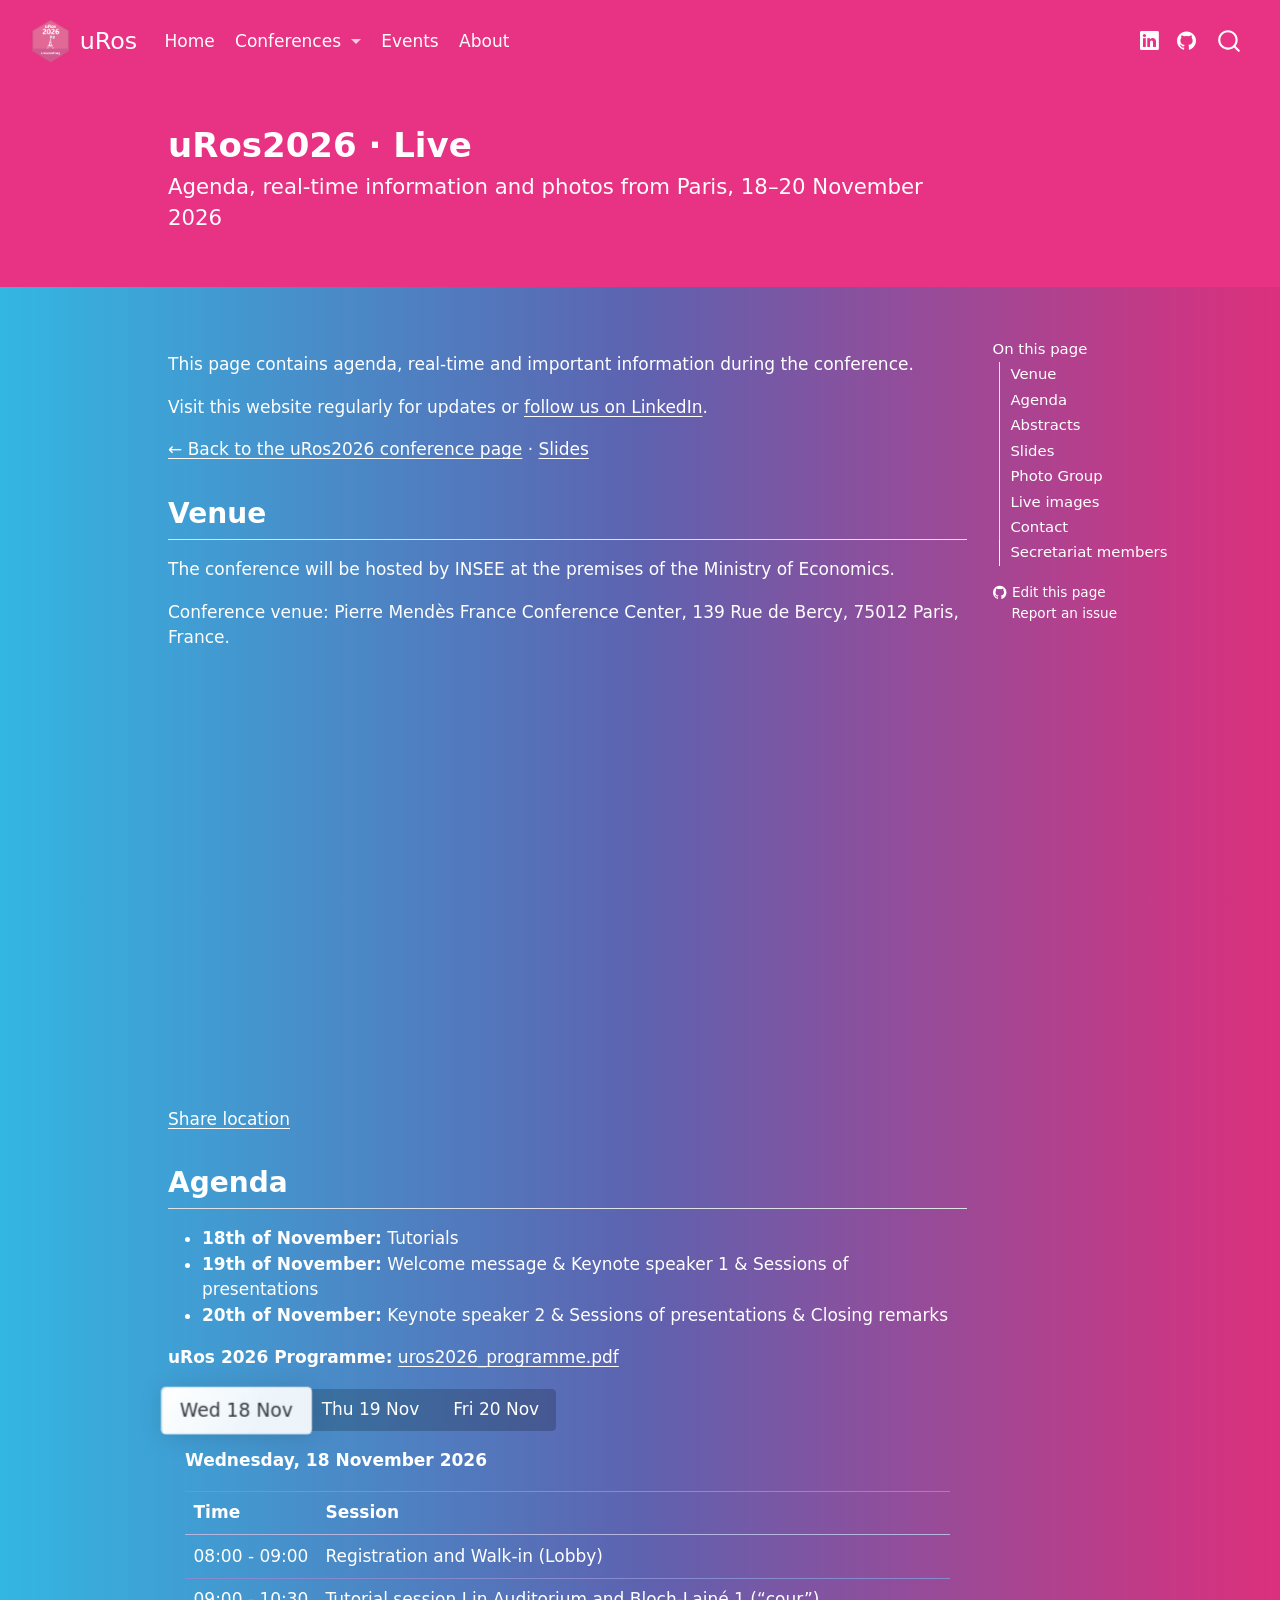
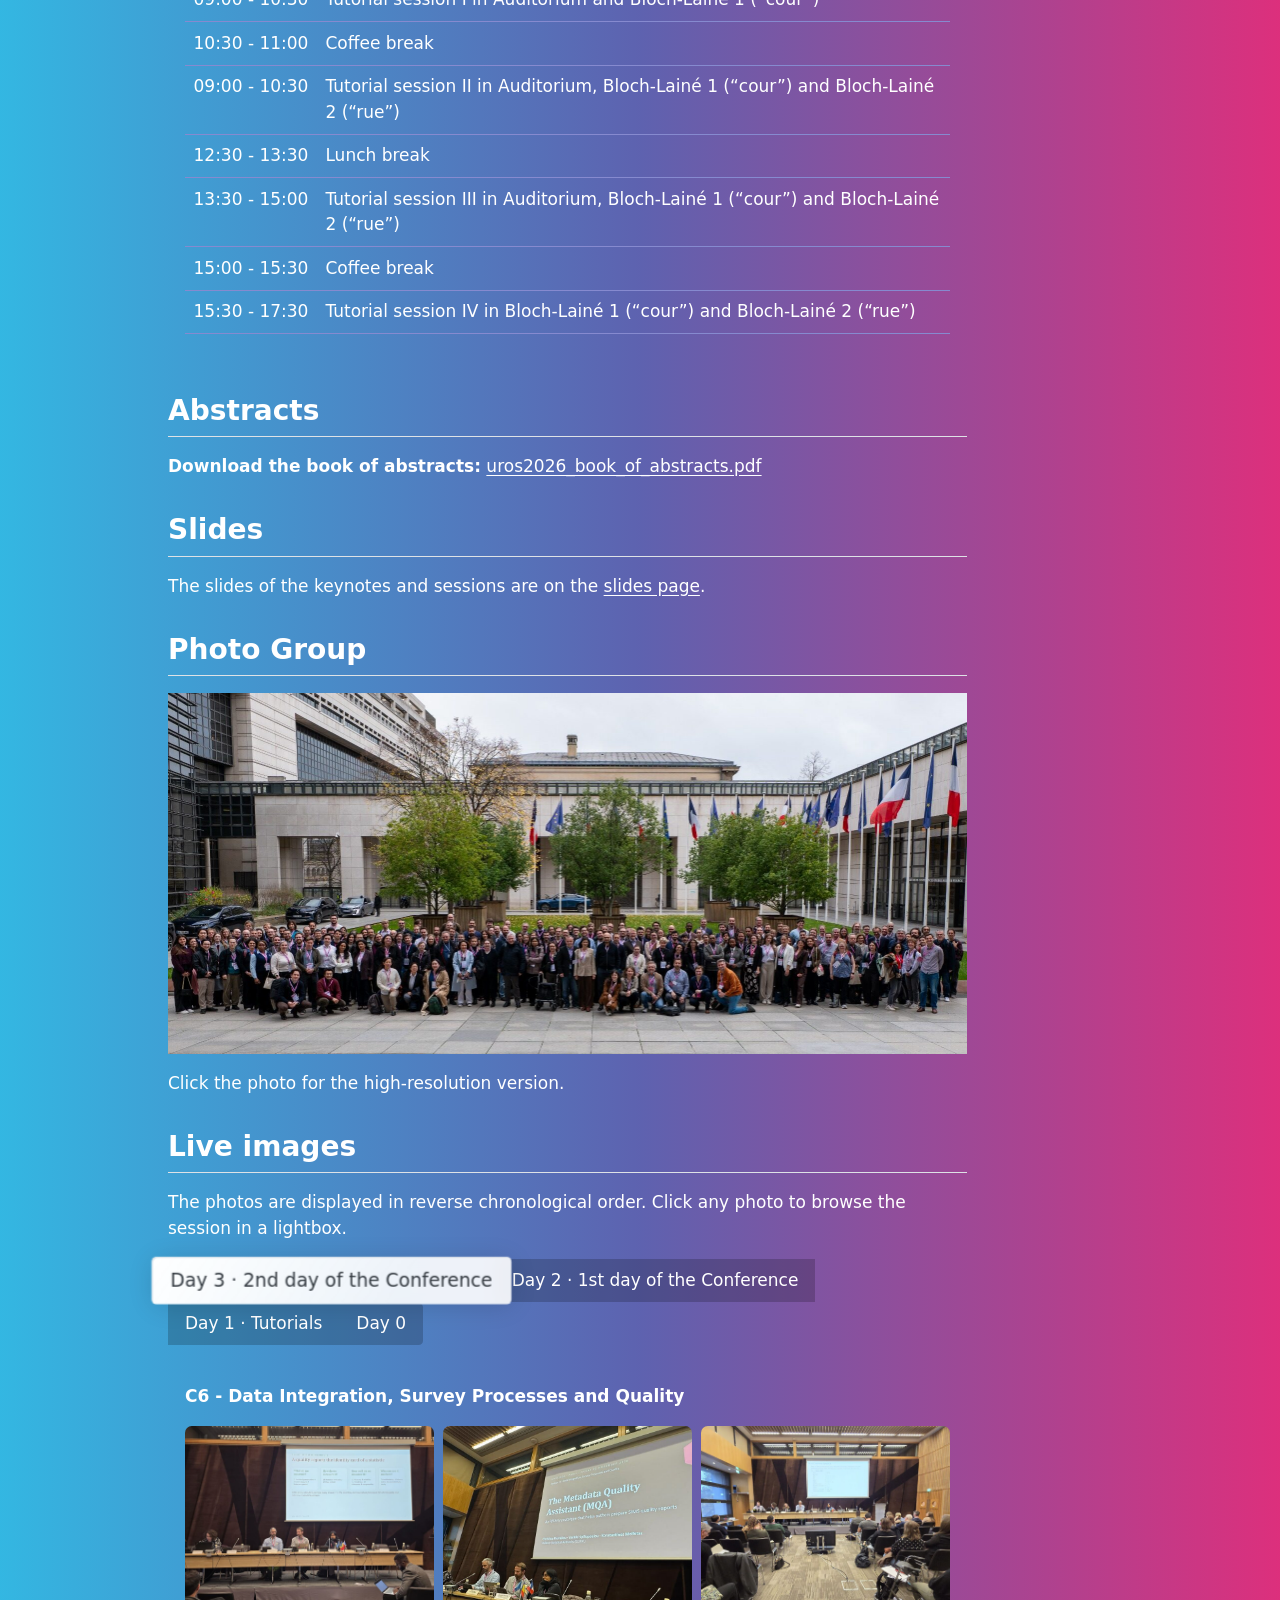
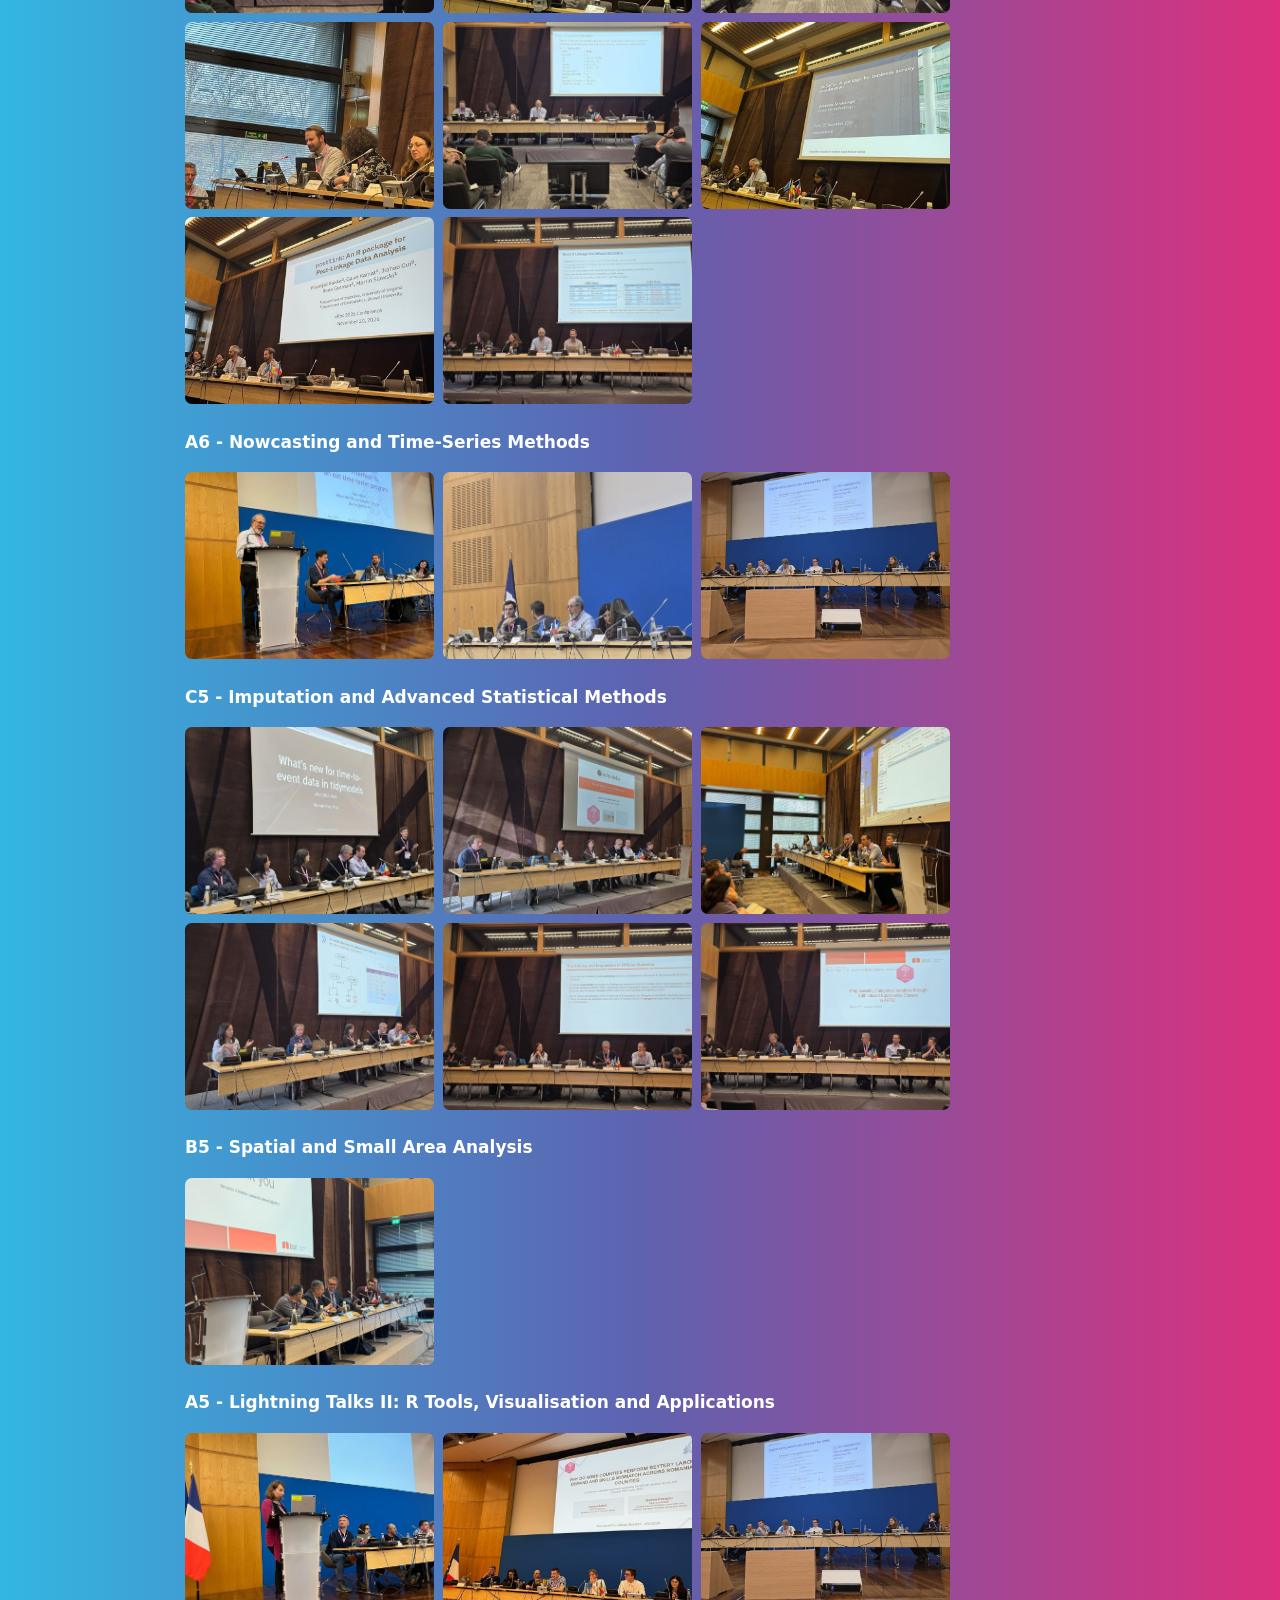
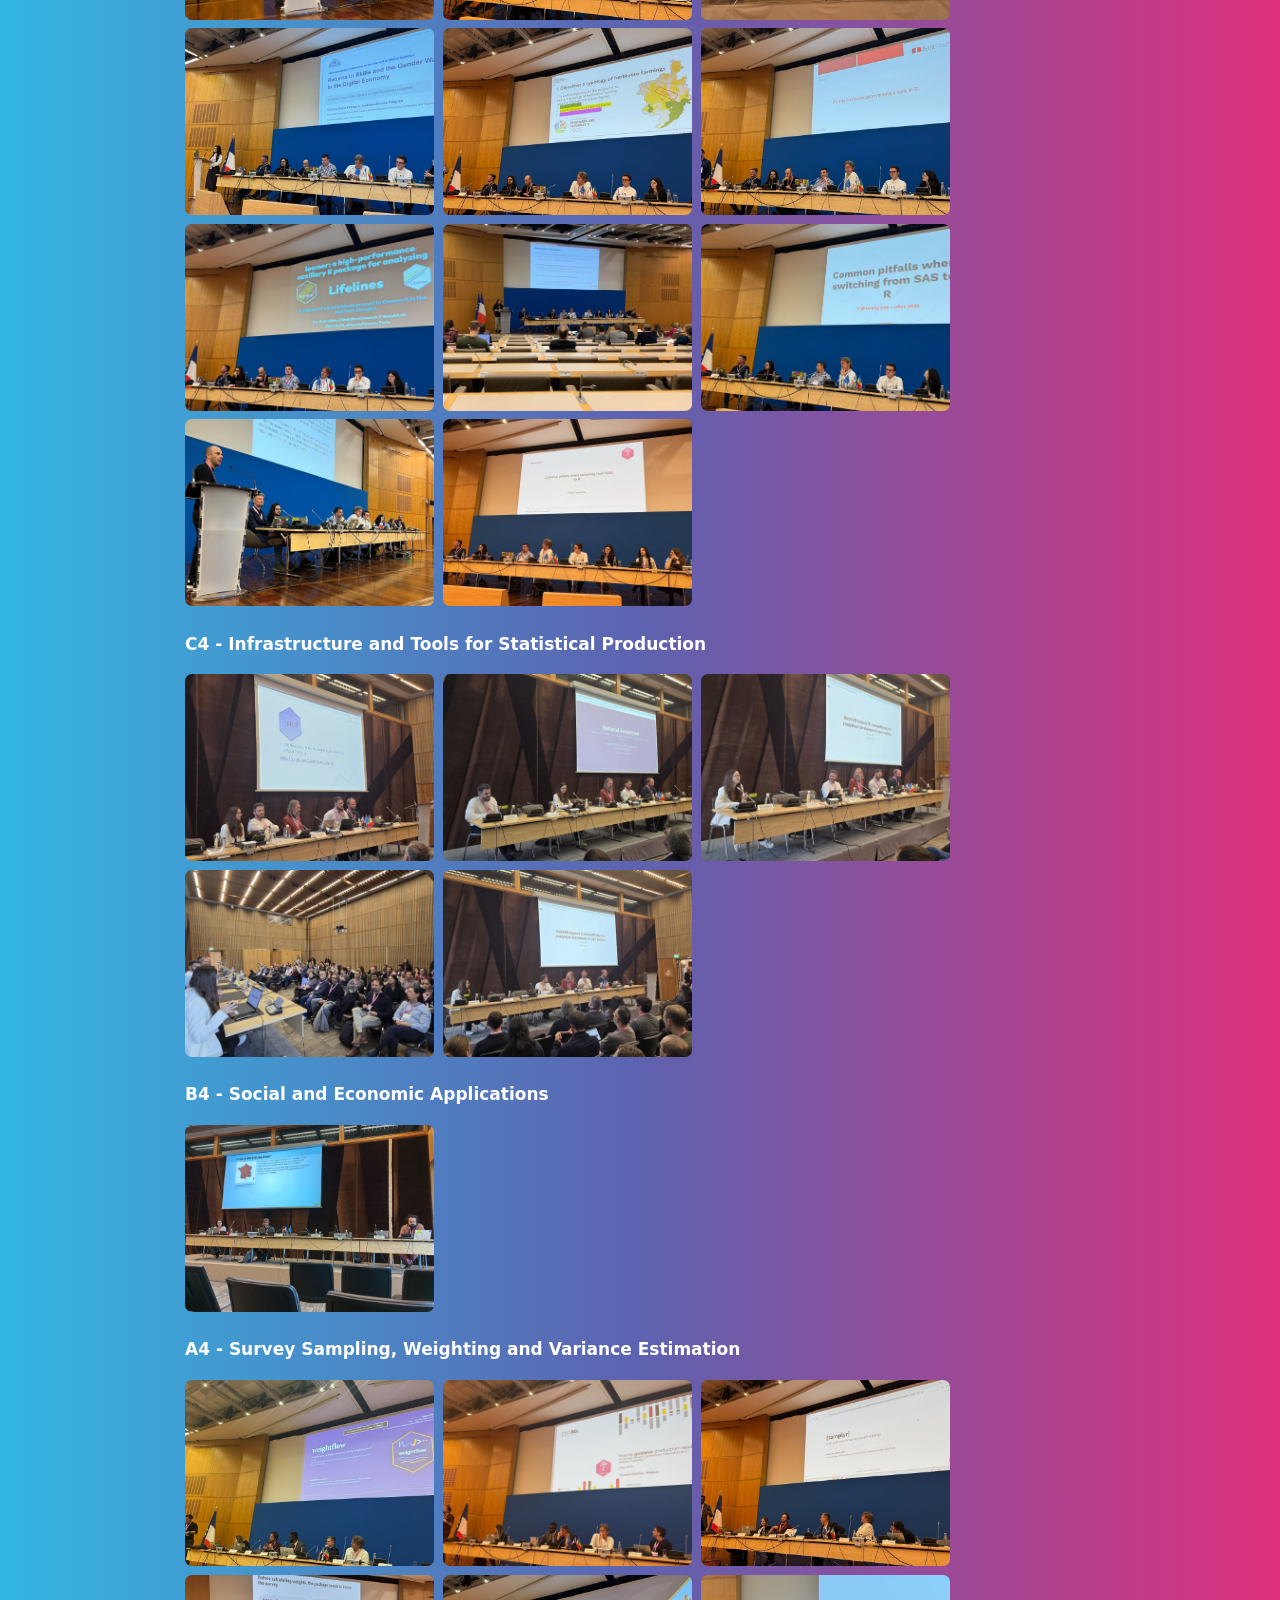
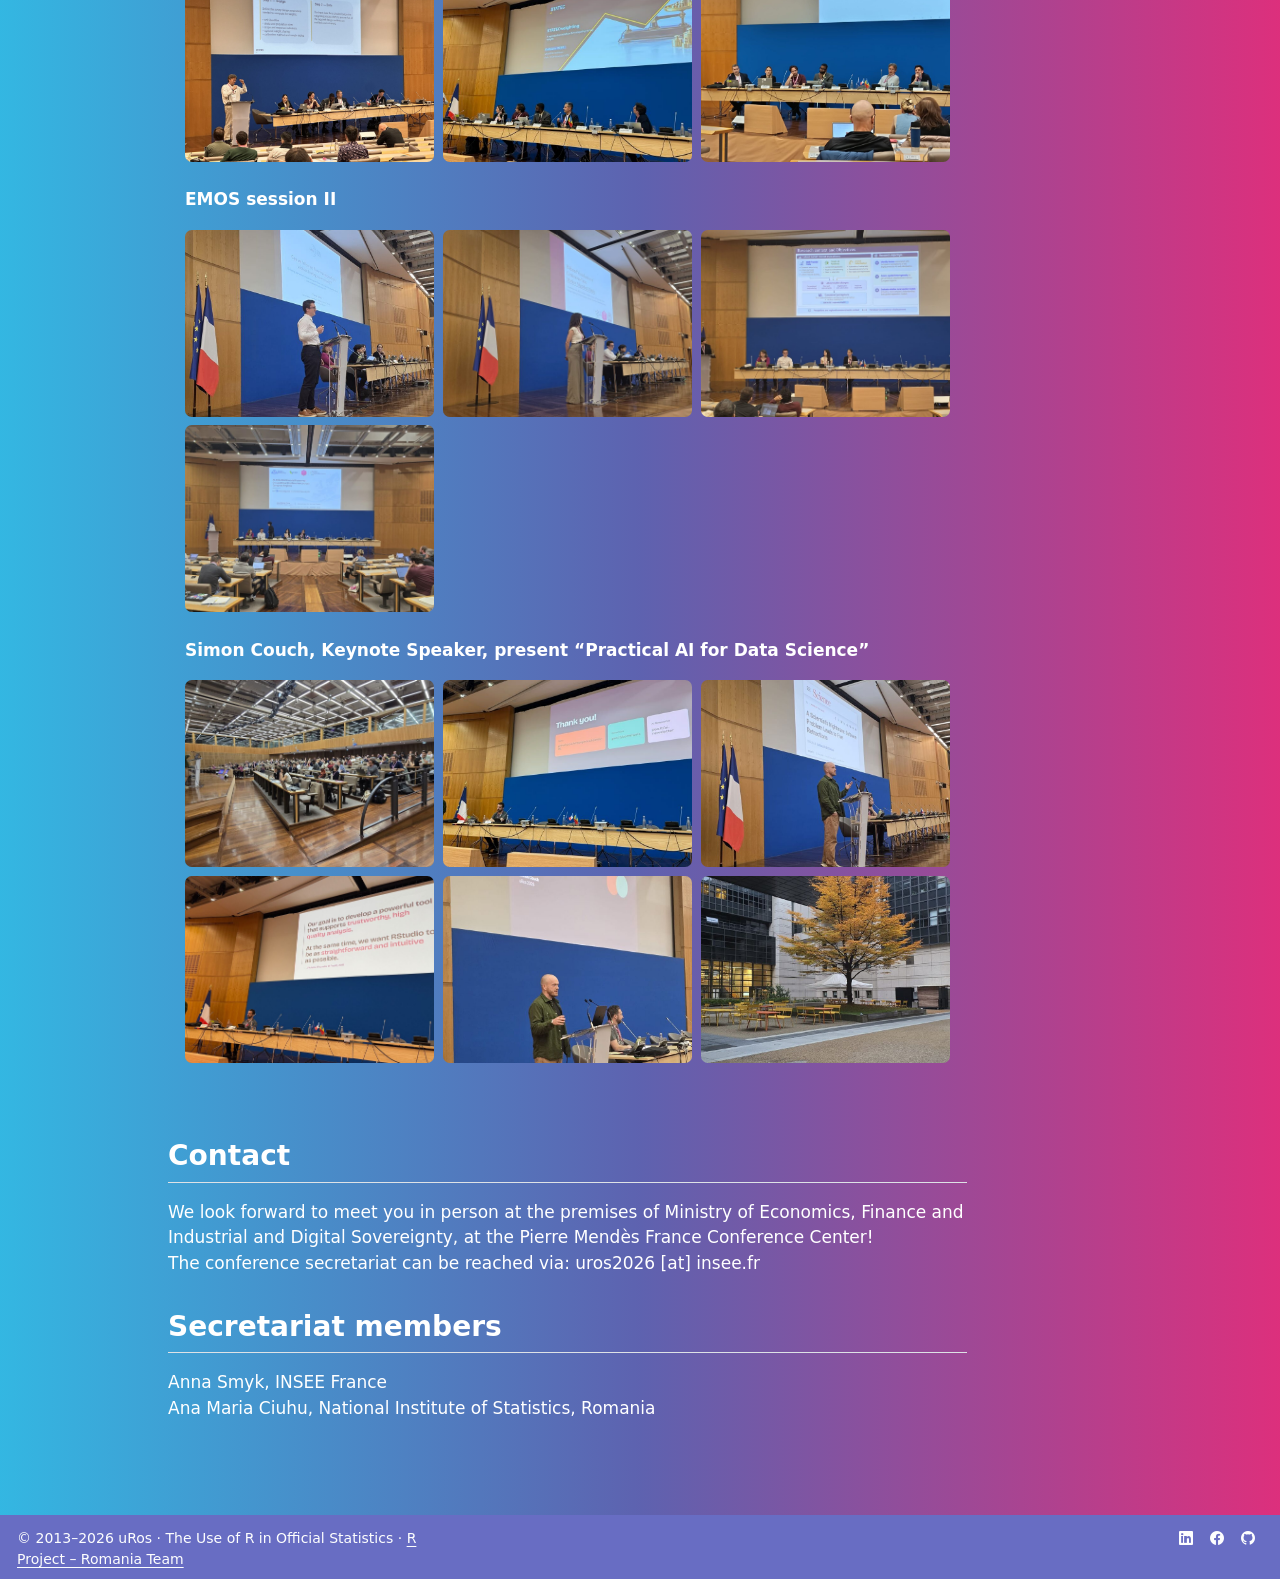
<file: docs/conferences/2026/live.html>
<!DOCTYPE html>
<html xmlns="http://www.w3.org/1999/xhtml" lang="en" xml:lang="en"><head>

<meta charset="utf-8">
<meta name="generator" content="quarto-1.11.9">

<meta name="viewport" content="width=device-width, initial-scale=1.0, user-scalable=yes">


<title>uRos2026 · Live – uRos</title>
<style>
/* Default styles provided by pandoc.
** See https://pandoc.org/MANUAL.html#variables-for-html for config info.
*/
span.smallcaps{font-variant: small-caps;}
div.columns{display: flex; gap: 1.5em;}
div.column{flex: auto;}
@media screen {
div.columns{gap: min(4vw, 1.5em);}
div.column{overflow-x: auto;}
}
div.hanging-indent{margin-left: 1.5em; text-indent: -1.5em;}
ul.task-list{list-style: none;}
ul.task-list li input[type="checkbox"] {
  width: 0.8em;
  margin: 0 0.8em 0.2em -1em; /* quarto-specific, see https://github.com/quarto-dev/quarto-cli/issues/4556 */ 
  vertical-align: middle;
}
</style>


<script src="../../site_libs/quarto-nav/quarto-nav.js"></script>
<script src="../../site_libs/quarto-nav/headroom.min.js"></script>
<script src="../../site_libs/clipboard/clipboard.min.js"></script>
<script src="../../site_libs/quarto-search/autocomplete.umd.js"></script>
<script src="../../site_libs/quarto-search/fuse.min.js"></script>
<script src="../../site_libs/quarto-search/quarto-search.js"></script>
<meta name="quarto:offset" content="../../">
<link href="../../assets/favicon.ico" rel="icon">
<script src="../../site_libs/quarto-html/quarto.js" type="module"></script>
<script src="../../site_libs/quarto-html/tabsets/tabsets.js" type="module"></script>
<script src="../../site_libs/quarto-html/scrollable-regions/scrollable-regions.js" type="module"></script>
<script src="../../site_libs/quarto-html/popper.min.js"></script>
<script src="../../site_libs/quarto-html/tippy.umd.min.js"></script>
<script src="../../site_libs/quarto-html/anchor.min.js"></script>
<link href="../../site_libs/quarto-html/tippy.css" rel="stylesheet">
<link href="../../site_libs/quarto-html/quarto-syntax-highlighting-63b5708e65d6cd79cd7618c58d0c21e7.css" rel="stylesheet" class="quarto-color-scheme" id="quarto-text-highlighting-styles">
<link href="../../site_libs/quarto-html/quarto-syntax-highlighting-dark-447e42e69aaa9833c0ba1b986f430b20.css" rel="stylesheet" class="quarto-color-scheme quarto-color-alternate" id="quarto-text-highlighting-styles">
<link href="../../site_libs/quarto-html/quarto-syntax-highlighting-63b5708e65d6cd79cd7618c58d0c21e7.css" rel="stylesheet" class="quarto-color-scheme-extra" id="quarto-text-highlighting-styles">
<script src="../../site_libs/bootstrap/bootstrap.min.js"></script>
<link href="../../site_libs/bootstrap/bootstrap-icons.css" rel="stylesheet">
<link href="../../site_libs/bootstrap/bootstrap-a4220fe40776dfc8b4319f3b742c9707.min.css" rel="stylesheet" append-hash="true" class="quarto-color-scheme" id="quarto-bootstrap" data-mode="light">
<link href="../../site_libs/bootstrap/bootstrap-dark-a4220fe40776dfc8b4319f3b742c9707.min.css" rel="stylesheet" append-hash="true" class="quarto-color-scheme quarto-color-alternate" id="quarto-bootstrap" data-mode="light">
<link href="../../site_libs/bootstrap/bootstrap-a4220fe40776dfc8b4319f3b742c9707.min.css" rel="stylesheet" append-hash="true" class="quarto-color-scheme-extra" id="quarto-bootstrap" data-mode="light">
<script src="../../site_libs/quarto-contrib/glightbox/glightbox.min.js"></script>
<link href="../../site_libs/quarto-contrib/glightbox/glightbox.min.css" rel="stylesheet">
<link href="../../site_libs/quarto-contrib/glightbox/lightbox.css" rel="stylesheet">
<script id="quarto-search-options" type="application/json">{
  "location": "navbar",
  "copy-button": false,
  "collapse-after": 3,
  "panel-placement": "end",
  "type": "overlay",
  "limit": 50,
  "keyboard-shortcut": [
    "f",
    "/",
    "s"
  ],
  "show-item-context": false,
  "language": {
    "search-no-results-text": "No results",
    "search-matching-documents-text": "matching documents",
    "search-copy-link-title": "Copy link to search",
    "search-hide-matches-text": "Hide additional matches",
    "search-more-match-text": "more match in this document",
    "search-more-matches-text": "more matches in this document",
    "search-clear-button-title": "Clear",
    "search-text-placeholder": "",
    "search-detached-cancel-button-title": "Cancel",
    "search-submit-button-title": "Submit",
    "search-label": "Search"
  }
}</script>
<style>html{ scroll-behavior: smooth; }</style>


<meta property="og:title" content="uRos2026 · Live – uRos">
<meta property="og:description" content="Agenda, real-time information and photos from Paris, 18–20 November 2026">
<meta property="og:image" content="https://urosconf.org/conferences/2026/photos/group-photo-small.jpg">
<meta property="og:site_name" content="uRos">
<meta property="og:image:height" content="722">
<meta property="og:image:width" content="1600">
<meta property="og:image:alt" content="Group photo of uRos2026 participants in Paris">
</head>

<body class="nav-fixed quarto-light"><a id="quarto-skip-link" class="visually-hidden-focusable" href="#quarto-document-content">Skip to main content</a>

<div id="quarto-search-results"></div>
  <header id="quarto-header" class="headroom fixed-top quarto-banner">
    <nav class="navbar navbar-expand-lg " data-bs-theme="dark" aria-label="Site">
      <div class="navbar-container container-fluid">
      <div class="navbar-brand-container mx-auto">
    <a href="../../index.html" class="navbar-brand navbar-brand-logo">
    <img src="../../conferences/2026/images/uros2026-hex.png" alt="uRos2026 hex sticker: the Eiffel Tower flying an R flag, with urosconf.org" class="navbar-logo light-content">
    <img src="../../conferences/2026/images/uros2026-hex.png" alt="uRos2026 hex sticker: the Eiffel Tower flying an R flag, with urosconf.org" class="navbar-logo dark-content">
    </a>
    <a class="navbar-brand" href="../../index.html">
    <span class="navbar-title">uRos</span>
    </a>
  </div>
          <button class="navbar-toggler" type="button" data-bs-toggle="collapse" data-bs-target="#navbarCollapse" aria-controls="navbarCollapse" aria-expanded="false" aria-label="Toggle navigation" onclick="if (window.quartoToggleHeadroom) { window.quartoToggleHeadroom(); }">
  <span class="navbar-toggler-icon"></span>
</button>
          <div class="collapse navbar-collapse" id="navbarCollapse">
            <ul class="navbar-nav navbar-nav-scroll me-auto">
  <li class="nav-item">
    <a class="nav-link" href="../../index.html"> 
<span class="menu-text">Home</span></a>
  </li>  
  <li class="nav-item dropdown ">
    <a class="nav-link dropdown-toggle" href="#" id="nav-menu-conferences" role="link" data-bs-toggle="dropdown" aria-expanded="false">
 <span class="menu-text">Conferences</span>
    </a>
    <ul class="dropdown-menu" aria-labelledby="nav-menu-conferences">    
        <li>
    <a class="dropdown-item" href="../../conferences/2026/index.html">
 <span class="dropdown-text">uRos2026 · Paris</span></a>
  </li>  
        <li>
    <a class="dropdown-item" href="../../conferences/2026/live.html">
 <span class="dropdown-text">uRos2026 · Live &amp; photos</span></a>
  </li>  
        <li>
    <a class="dropdown-item" href="../../conferences/2026/slides.html">
 <span class="dropdown-text">uRos2026 · Slides</span></a>
  </li>  
        <li><hr class="dropdown-divider"></li>
        <li>
    <a class="dropdown-item" href="../../conferences/index.html">
 <span class="dropdown-text">All conferences</span></a>
  </li>  
    </ul>
  </li>
  <li class="nav-item">
    <a class="nav-link" href="../../events/index.html"> 
<span class="menu-text">Events</span></a>
  </li>  
  <li class="nav-item">
    <a class="nav-link" href="../../about.html"> 
<span class="menu-text">About</span></a>
  </li>  
</ul>
            <ul class="navbar-nav navbar-nav-scroll ms-auto">
  <li class="nav-item compact">
    <a class="nav-link" href="https://www.linkedin.com/company/the-use-of-r-in-official-statistics-uros/posts"> <i class="bi bi-linkedin" role="img" aria-label="uRos on LinkedIn">
</i> 
<span class="menu-text"></span></a>
  </li>  
  <li class="nav-item compact">
    <a class="nav-link" href="https://github.com/uRosConf"> <i class="bi bi-github" role="img" aria-label="uRosConf on GitHub">
</i> 
<span class="menu-text"></span></a>
  </li>  
</ul>
          </div> <!-- /navcollapse -->
            <div class="quarto-navbar-tools">
</div>
            <div id="quarto-search" class="" title="Search"></div>
      </div> <!-- /container-fluid -->
    </nav>
</header>
<!-- content -->
<header id="title-block-header" class="quarto-title-block default page-columns page-full">
  <div class="quarto-title-banner page-columns page-full">
    <div class="quarto-title column-body">
      <h1 class="title">uRos2026 · Live</h1>
            <p class="subtitle lead">Agenda, real-time information and photos from Paris, 18–20 November 2026</p>
                      </div>
  </div>
    
  
  <div class="quarto-title-meta">

      
    
      
    </div>
    
  
  </header><div id="quarto-content" class="quarto-container page-columns page-rows-contents page-layout-article page-navbar">
<!-- sidebar -->
<!-- margin-sidebar -->
    <div id="quarto-margin-sidebar" class="sidebar margin-sidebar">
        <nav id="TOC" role="doc-toc" aria-labelledby="toc-title" class="toc-active">
    <h2 id="toc-title">On this page</h2>
   
  <ul>
  <li><a href="#venue" id="toc-venue" class="nav-link active" data-scroll-target="#venue">Venue</a></li>
  <li><a href="#agenda" id="toc-agenda" class="nav-link" data-scroll-target="#agenda">Agenda</a></li>
  <li><a href="#abstracts" id="toc-abstracts" class="nav-link" data-scroll-target="#abstracts">Abstracts</a></li>
  <li><a href="#slides" id="toc-slides" class="nav-link" data-scroll-target="#slides">Slides</a></li>
  <li><a href="#photo-group" id="toc-photo-group" class="nav-link" data-scroll-target="#photo-group">Photo Group</a></li>
  <li><a href="#live-images" id="toc-live-images" class="nav-link" data-scroll-target="#live-images">Live images</a></li>
  <li><a href="#contact" id="toc-contact" class="nav-link" data-scroll-target="#contact">Contact</a></li>
  <li><a href="#secretariat-members" id="toc-secretariat-members" class="nav-link" data-scroll-target="#secretariat-members">Secretariat members</a></li>
  </ul>
<div class="toc-actions"><ul><li><a href="https://github.com/ikashnitsky/urosconf/edit/main/conferences/2026/live.qmd" class="toc-action"><i class="bi bi-github"></i>Edit this page</a></li><li><a href="https://github.com/ikashnitsky/urosconf/issues/new" class="toc-action"><i class="bi empty"></i>Report an issue</a></li></ul></div></nav>
    </div>
<!-- main -->
<main class="content quarto-banner-title-block" id="quarto-document-content" tabindex="-1">





<p>This page contains agenda, real-time and important information during the conference.</p>
<p>Visit this website regularly for updates or <a href="https://www.linkedin.com/company/the-use-of-r-in-official-statistics-uros/posts">follow us on LinkedIn</a>.</p>
<p><a href="../../conferences/2026/index.html">← Back to the uRos2026 conference page</a> · <a href="../../conferences/2026/slides.html">Slides</a></p>
<section id="venue" class="level2">
<h2 class="anchored" data-anchor-id="venue">Venue</h2>
<p>The conference will be hosted by INSEE at the premises of the Ministry of Economics.</p>
<p>Conference venue: Pierre Mendès France Conference Center, 139 Rue de Bercy, 75012 Paris, France.</p>
<div class="ratio ratio-16x9 mb-3" style="max-width: 720px;">
<iframe title="Map: Pierre Mendès France Conference Center, Ministry of Economics and Finance, Paris" src="https://www.google.com/maps/embed?pb=!1m18!1m12!1m3!1d10503.587037579366!2d2.3653399827927934!3d48.84110792102288!2m3!1f0!2f0!3f0!3m2!1i1024!2i768!4f13.1!3m3!1m2!1s0x47e67210a6ab7d15%3A0x893979ba430d3b4d!2sMINISTERE%20DE%20L'ECONOMIE%2C%20DES%20FINANCES%20ET%20DE%20LA%20SOUVERAINETE%20INDUSTRIELLE%2C%20ENERGETIQUE%20ET%20NUMERIQUE!5e0!3m2!1sen!2sfr!4v1794928916618!5m2!1sen!2sfr" style="border:0;" allowfullscreen="" loading="lazy" referrerpolicy="strict-origin-when-cross-origin"></iframe>
</div>
<p><a href="https://www.google.com/maps?q=48.8410182,2.3786076&amp;z=17&amp;hl=en">Share location</a></p>
</section>
<section id="agenda" class="level2">
<h2 class="anchored" data-anchor-id="agenda">Agenda</h2>
<ul>
<li><strong>18th of November:</strong> Tutorials</li>
<li><strong>19th of November:</strong> Welcome message &amp; Keynote speaker 1 &amp; Sessions of presentations</li>
<li><strong>20th of November:</strong> Keynote speaker 2 &amp; Sessions of presentations &amp; Closing remarks</li>
</ul>
<p><strong>uRos 2026 Programme:</strong> <a href="https://raw.githubusercontent.com/uRosConf/programme2026/main/uros2026_programme.pdf">uros2026_programme.pdf</a></p>
<div class="tabset-margin-container"></div><div class="panel-tabset">
<ul class="nav nav-tabs" role="tablist"><li class="nav-item" role="presentation"><a class="nav-link active" id="tabset-1-1-tab" data-bs-toggle="tab" data-bs-target="#tabset-1-1" role="tab" aria-controls="tabset-1-1" aria-selected="true" href="">Wed 18 Nov</a></li><li class="nav-item" role="presentation"><a class="nav-link" id="tabset-1-2-tab" data-bs-toggle="tab" data-bs-target="#tabset-1-2" role="tab" aria-controls="tabset-1-2" aria-selected="false" href="">Thu 19 Nov</a></li><li class="nav-item" role="presentation"><a class="nav-link" id="tabset-1-3-tab" data-bs-toggle="tab" data-bs-target="#tabset-1-3" role="tab" aria-controls="tabset-1-3" aria-selected="false" href="">Fri 20 Nov</a></li></ul>
<div class="tab-content">
<div id="tabset-1-1" class="tab-pane active" role="tabpanel" aria-labelledby="tabset-1-1-tab">
<p><strong>Wednesday, 18 November 2026</strong></p>
<table class="caption-top table">
<colgroup>
<col style="width: 14%">
<col style="width: 85%">
</colgroup>
<thead>
<tr class="header">
<th>Time</th>
<th>Session</th>
</tr>
</thead>
<tbody>
<tr class="odd">
<td>08:00 - 09:00</td>
<td>Registration and Walk-in (Lobby)</td>
</tr>
<tr class="even">
<td>09:00 - 10:30</td>
<td>Tutorial session I in Auditorium and Bloch-Lainé 1 (“cour”)</td>
</tr>
<tr class="odd">
<td>10:30 - 11:00</td>
<td>Coffee break</td>
</tr>
<tr class="even">
<td>09:00 - 10:30</td>
<td>Tutorial session II in Auditorium, Bloch-Lainé 1 (“cour”) and Bloch-Lainé 2 (“rue”)</td>
</tr>
<tr class="odd">
<td>12:30 - 13:30</td>
<td>Lunch break</td>
</tr>
<tr class="even">
<td>13:30 - 15:00</td>
<td>Tutorial session III in Auditorium, Bloch-Lainé 1 (“cour”) and Bloch-Lainé 2 (“rue”)</td>
</tr>
<tr class="odd">
<td>15:00 - 15:30</td>
<td>Coffee break</td>
</tr>
<tr class="even">
<td>15:30 - 17:30</td>
<td>Tutorial session IV in Bloch-Lainé 1 (“cour”) and Bloch-Lainé 2 (“rue”)</td>
</tr>
</tbody>
</table>
</div>
<div id="tabset-1-2" class="tab-pane" role="tabpanel" aria-labelledby="tabset-1-2-tab">
<p><strong>Thursday, 19 November 2026</strong></p>
<table class="caption-top table">
<colgroup>
<col style="width: 16%">
<col style="width: 83%">
</colgroup>
<thead>
<tr class="header">
<th>Time</th>
<th>Session</th>
</tr>
</thead>
<tbody>
<tr class="odd">
<td>08:00 - 09:00</td>
<td>Registration and Walk-in (Lobby)</td>
</tr>
<tr class="even">
<td>09:00 - 09:15</td>
<td>Opening</td>
</tr>
<tr class="odd">
<td>09:15 - 10:15</td>
<td>Keynote speaker Rebecca Killick: “R and Open-Source: A love story”</td>
</tr>
<tr class="even">
<td>10:15 - 11:00</td>
<td>EMOS session I</td>
</tr>
<tr class="odd">
<td>11:00 - 11:30</td>
<td>Coffee break</td>
</tr>
<tr class="even">
<td>11:30 - 13:00</td>
<td>Scientific sessions</td>
</tr>
<tr class="odd">
<td>13:00 - 14:00</td>
<td>Lunch break</td>
</tr>
<tr class="even">
<td>14:00 - 15:30</td>
<td>Scientific sessions</td>
</tr>
<tr class="odd">
<td>15:30 - 16:00</td>
<td>Coffee break</td>
</tr>
<tr class="even">
<td>16:00 - 17:30</td>
<td>Scientific sessions</td>
</tr>
<tr class="odd">
<td>18:00 - 21:00</td>
<td>Networking Cocktail (Lobby)</td>
</tr>
</tbody>
</table>
</div>
<div id="tabset-1-3" class="tab-pane" role="tabpanel" aria-labelledby="tabset-1-3-tab">
<p><strong>Friday, 20 November 2026</strong></p>
<table class="caption-top table">
<colgroup>
<col style="width: 18%">
<col style="width: 81%">
</colgroup>
<thead>
<tr class="header">
<th>Time</th>
<th>Session</th>
</tr>
</thead>
<tbody>
<tr class="odd">
<td>08:00 - 09:00</td>
<td>Registration and Walk-in (Lobby)</td>
</tr>
<tr class="even">
<td>09:00 - 10:00</td>
<td>Keynote speaker Simon Couch: “Practical AI for Data Science”</td>
</tr>
<tr class="odd">
<td>10:00 - 10:50</td>
<td>EMOS session II</td>
</tr>
<tr class="even">
<td>10:50 - 11:15</td>
<td>Coffee break</td>
</tr>
<tr class="odd">
<td>11:15 - 12:45</td>
<td>Scientific sessions</td>
</tr>
<tr class="even">
<td>12:45 - 13:45</td>
<td>Lunch break</td>
</tr>
<tr class="odd">
<td>13:45 - 15:15</td>
<td>Scientific sessions</td>
</tr>
<tr class="even">
<td>15:15 - 15:45</td>
<td>Coffee break</td>
</tr>
<tr class="odd">
<td>16:15</td>
<td>Closing remarks</td>
</tr>
</tbody>
</table>
</div>
</div>
</div>
</section>
<section id="abstracts" class="level2">
<h2 class="anchored" data-anchor-id="abstracts">Abstracts</h2>
<p><strong>Download the book of abstracts:</strong> <a href="files/uros2026_book_of_abstracts.pdf">uros2026_book_of_abstracts.pdf</a></p>
</section>
<section id="slides" class="level2">
<h2 class="anchored" data-anchor-id="slides">Slides</h2>
<p>The slides of the keynotes and sessions are on the <a href="../../conferences/2026/slides.html">slides page</a>.</p>
</section>
<section id="photo-group" class="level2">
<h2 class="anchored" data-anchor-id="photo-group">Photo Group</h2>
<p><a href="photos/group-photo.jpg"><img src="photos/group-photo-small.jpg" class="img-fluid" alt="Group photo of uRos2026 participants, Paris."></a></p>
<p>Click the photo for the high-resolution version.</p>
</section>
<section id="live-images" class="level2">
<h2 class="anchored" data-anchor-id="live-images">Live images</h2>
<p>The photos are displayed in reverse chronological order. Click any photo to browse the session in a lightbox.</p>
<!-- Generated from the original r-project.ro live page. Newest first.
     To add photos: drop them into photos/dayN/ and copy a block below. -->
<div class="tabset-margin-container"></div><div class="panel-tabset">
<ul class="nav nav-tabs" role="tablist"><li class="nav-item" role="presentation"><a class="nav-link active" id="tabset-2-1-tab" data-bs-toggle="tab" data-bs-target="#tabset-2-1" role="tab" aria-controls="tabset-2-1" aria-selected="true" href="">Day 3 · 2nd day of the Conference</a></li><li class="nav-item" role="presentation"><a class="nav-link" id="tabset-2-2-tab" data-bs-toggle="tab" data-bs-target="#tabset-2-2" role="tab" aria-controls="tabset-2-2" aria-selected="false" href="">Day 2 · 1st day of the Conference</a></li><li class="nav-item" role="presentation"><a class="nav-link" id="tabset-2-3-tab" data-bs-toggle="tab" data-bs-target="#tabset-2-3" role="tab" aria-controls="tabset-2-3" aria-selected="false" href="">Day 1 · Tutorials</a></li><li class="nav-item" role="presentation"><a class="nav-link" id="tabset-2-4-tab" data-bs-toggle="tab" data-bs-target="#tabset-2-4" role="tab" aria-controls="tabset-2-4" aria-selected="false" href="">Day 0</a></li></ul>
<div class="tab-content">
<div id="tabset-2-1" class="tab-pane active" role="tabpanel" aria-labelledby="tabset-2-1-tab">
<p><span class="photo-caption">C6 - Data Integration, Survey Processes and Quality</span></p>
<div class="photo-grid">
<p><a href="photos/day3/day3_C6_08.jpg" class="lightbox" data-glightbox="description: .lightbox-desc-1;" data-gallery="day-3-2nd-day-of-the-conference-0"><img src="photos/day3/day3_C6_08.jpg" class="img-fluid" loading="lazy" alt="Photo 1 of 8 from uRos2026, Day 3 · 2nd day of the Conference: C6 - Data Integration, Survey Processes and Quality"></a></p>
<p><a href="photos/day3/day3_C6_07.jpg" class="lightbox" data-glightbox="description: .lightbox-desc-2;" data-gallery="day-3-2nd-day-of-the-conference-0"><img src="photos/day3/day3_C6_07.jpg" class="img-fluid" loading="lazy" alt="Photo 2 of 8 from uRos2026, Day 3 · 2nd day of the Conference: C6 - Data Integration, Survey Processes and Quality"></a></p>
<p><a href="photos/day3/day3_C6_06.jpg" class="lightbox" data-glightbox="description: .lightbox-desc-3;" data-gallery="day-3-2nd-day-of-the-conference-0"><img src="photos/day3/day3_C6_06.jpg" class="img-fluid" loading="lazy" alt="Photo 3 of 8 from uRos2026, Day 3 · 2nd day of the Conference: C6 - Data Integration, Survey Processes and Quality"></a></p>
<p><a href="photos/day3/day3_C6_05.jpg" class="lightbox" data-glightbox="description: .lightbox-desc-4;" data-gallery="day-3-2nd-day-of-the-conference-0"><img src="photos/day3/day3_C6_05.jpg" class="img-fluid" loading="lazy" alt="Photo 4 of 8 from uRos2026, Day 3 · 2nd day of the Conference: C6 - Data Integration, Survey Processes and Quality"></a></p>
<p><a href="photos/day3/day3_C6_04.jpg" class="lightbox" data-glightbox="description: .lightbox-desc-5;" data-gallery="day-3-2nd-day-of-the-conference-0"><img src="photos/day3/day3_C6_04.jpg" class="img-fluid" loading="lazy" alt="Photo 5 of 8 from uRos2026, Day 3 · 2nd day of the Conference: C6 - Data Integration, Survey Processes and Quality"></a></p>
<p><a href="photos/day3/day3_C6_03.jpg" class="lightbox" data-glightbox="description: .lightbox-desc-6;" data-gallery="day-3-2nd-day-of-the-conference-0"><img src="photos/day3/day3_C6_03.jpg" class="img-fluid" loading="lazy" alt="Photo 6 of 8 from uRos2026, Day 3 · 2nd day of the Conference: C6 - Data Integration, Survey Processes and Quality"></a></p>
<p><a href="photos/day3/day3_C6_02.jpg" class="lightbox" data-glightbox="description: .lightbox-desc-7;" data-gallery="day-3-2nd-day-of-the-conference-0"><img src="photos/day3/day3_C6_02.jpg" class="img-fluid" loading="lazy" alt="Photo 7 of 8 from uRos2026, Day 3 · 2nd day of the Conference: C6 - Data Integration, Survey Processes and Quality"></a></p>
<p><a href="photos/day3/day3_C6_01.jpg" class="lightbox" data-glightbox="description: .lightbox-desc-8;" data-gallery="day-3-2nd-day-of-the-conference-0"><img src="photos/day3/day3_C6_01.jpg" class="img-fluid" loading="lazy" alt="Photo 8 of 8 from uRos2026, Day 3 · 2nd day of the Conference: C6 - Data Integration, Survey Processes and Quality"></a></p>
</div>
<p><span class="photo-caption">A6 - Nowcasting and Time-Series Methods</span></p>
<div class="photo-grid">
<p><a href="photos/day3/day3_A6_03.jpg" class="lightbox" data-glightbox="description: .lightbox-desc-9;" data-gallery="day-3-2nd-day-of-the-conference-1"><img src="photos/day3/day3_A6_03.jpg" class="img-fluid" loading="lazy" alt="Photo 1 of 3 from uRos2026, Day 3 · 2nd day of the Conference: A6 - Nowcasting and Time-Series Methods"></a></p>
<p><a href="photos/day3/day3_A6_02.jpg" class="lightbox" data-glightbox="description: .lightbox-desc-10;" data-gallery="day-3-2nd-day-of-the-conference-1"><img src="photos/day3/day3_A6_02.jpg" class="img-fluid" loading="lazy" alt="Photo 2 of 3 from uRos2026, Day 3 · 2nd day of the Conference: A6 - Nowcasting and Time-Series Methods"></a></p>
<p><a href="photos/day3/day3_A6_01.jpg" class="lightbox" data-glightbox="description: .lightbox-desc-11;" data-gallery="day-3-2nd-day-of-the-conference-1"><img src="photos/day3/day3_A6_01.jpg" class="img-fluid" loading="lazy" alt="Photo 3 of 3 from uRos2026, Day 3 · 2nd day of the Conference: A6 - Nowcasting and Time-Series Methods"></a></p>
</div>
<p><span class="photo-caption">C5 - Imputation and Advanced Statistical Methods</span></p>
<div class="photo-grid">
<p><a href="photos/day3/day3_C5_06.jpg" class="lightbox" data-glightbox="description: .lightbox-desc-12;" data-gallery="day-3-2nd-day-of-the-conference-2"><img src="photos/day3/day3_C5_06.jpg" class="img-fluid" loading="lazy" alt="Photo 1 of 6 from uRos2026, Day 3 · 2nd day of the Conference: C5 - Imputation and Advanced Statistical Methods"></a></p>
<p><a href="photos/day3/day3_C5_05.jpg" class="lightbox" data-glightbox="description: .lightbox-desc-13;" data-gallery="day-3-2nd-day-of-the-conference-2"><img src="photos/day3/day3_C5_05.jpg" class="img-fluid" loading="lazy" alt="Photo 2 of 6 from uRos2026, Day 3 · 2nd day of the Conference: C5 - Imputation and Advanced Statistical Methods"></a></p>
<p><a href="photos/day3/day3_C5_04.jpg" class="lightbox" data-glightbox="description: .lightbox-desc-14;" data-gallery="day-3-2nd-day-of-the-conference-2"><img src="photos/day3/day3_C5_04.jpg" class="img-fluid" loading="lazy" alt="Photo 3 of 6 from uRos2026, Day 3 · 2nd day of the Conference: C5 - Imputation and Advanced Statistical Methods"></a></p>
<p><a href="photos/day3/day3_C5_03.jpg" class="lightbox" data-glightbox="description: .lightbox-desc-15;" data-gallery="day-3-2nd-day-of-the-conference-2"><img src="photos/day3/day3_C5_03.jpg" class="img-fluid" loading="lazy" alt="Photo 4 of 6 from uRos2026, Day 3 · 2nd day of the Conference: C5 - Imputation and Advanced Statistical Methods"></a></p>
<p><a href="photos/day3/day3_C5_02.jpg" class="lightbox" data-glightbox="description: .lightbox-desc-16;" data-gallery="day-3-2nd-day-of-the-conference-2"><img src="photos/day3/day3_C5_02.jpg" class="img-fluid" loading="lazy" alt="Photo 5 of 6 from uRos2026, Day 3 · 2nd day of the Conference: C5 - Imputation and Advanced Statistical Methods"></a></p>
<p><a href="photos/day3/day3_C5_01.jpg" class="lightbox" data-glightbox="description: .lightbox-desc-17;" data-gallery="day-3-2nd-day-of-the-conference-2"><img src="photos/day3/day3_C5_01.jpg" class="img-fluid" loading="lazy" alt="Photo 6 of 6 from uRos2026, Day 3 · 2nd day of the Conference: C5 - Imputation and Advanced Statistical Methods"></a></p>
</div>
<p><span class="photo-caption">B5 - Spatial and Small Area Analysis</span></p>
<div class="photo-grid">
<p><a href="photos/day3/day3_B5_01.jpg" class="lightbox" data-glightbox="description: .lightbox-desc-18;" data-gallery="day-3-2nd-day-of-the-conference-3"><img src="photos/day3/day3_B5_01.jpg" class="img-fluid" loading="lazy" alt="Photo 1 of 1 from uRos2026, Day 3 · 2nd day of the Conference: B5 - Spatial and Small Area Analysis"></a></p>
</div>
<p><span class="photo-caption">A5 - Lightning Talks II: R Tools, Visualisation and Applications</span></p>
<div class="photo-grid">
<p><a href="photos/day3/day3_A5_11.jpg" class="lightbox" data-glightbox="description: .lightbox-desc-19;" data-gallery="day-3-2nd-day-of-the-conference-4"><img src="photos/day3/day3_A5_11.jpg" class="img-fluid" loading="lazy" alt="Photo 1 of 11 from uRos2026, Day 3 · 2nd day of the Conference: A5 - Lightning Talks II: R Tools, Visualisation and Applications"></a></p>
<p><a href="photos/day3/day3_A5_10.jpg" class="lightbox" data-glightbox="description: .lightbox-desc-20;" data-gallery="day-3-2nd-day-of-the-conference-4"><img src="photos/day3/day3_A5_10.jpg" class="img-fluid" loading="lazy" alt="Photo 2 of 11 from uRos2026, Day 3 · 2nd day of the Conference: A5 - Lightning Talks II: R Tools, Visualisation and Applications"></a></p>
<p><a href="photos/day3/day3_A5_09.jpg" class="lightbox" data-glightbox="description: .lightbox-desc-21;" data-gallery="day-3-2nd-day-of-the-conference-4"><img src="photos/day3/day3_A5_09.jpg" class="img-fluid" loading="lazy" alt="Photo 3 of 11 from uRos2026, Day 3 · 2nd day of the Conference: A5 - Lightning Talks II: R Tools, Visualisation and Applications"></a></p>
<p><a href="photos/day3/day3_A5_08.jpg" class="lightbox" data-glightbox="description: .lightbox-desc-22;" data-gallery="day-3-2nd-day-of-the-conference-4"><img src="photos/day3/day3_A5_08.jpg" class="img-fluid" loading="lazy" alt="Photo 4 of 11 from uRos2026, Day 3 · 2nd day of the Conference: A5 - Lightning Talks II: R Tools, Visualisation and Applications"></a></p>
<p><a href="photos/day3/day3_A5_07.jpg" class="lightbox" data-glightbox="description: .lightbox-desc-23;" data-gallery="day-3-2nd-day-of-the-conference-4"><img src="photos/day3/day3_A5_07.jpg" class="img-fluid" loading="lazy" alt="Photo 5 of 11 from uRos2026, Day 3 · 2nd day of the Conference: A5 - Lightning Talks II: R Tools, Visualisation and Applications"></a></p>
<p><a href="photos/day3/day3_A5_06.jpg" class="lightbox" data-glightbox="description: .lightbox-desc-24;" data-gallery="day-3-2nd-day-of-the-conference-4"><img src="photos/day3/day3_A5_06.jpg" class="img-fluid" loading="lazy" alt="Photo 6 of 11 from uRos2026, Day 3 · 2nd day of the Conference: A5 - Lightning Talks II: R Tools, Visualisation and Applications"></a></p>
<p><a href="photos/day3/day3_A5_05.jpg" class="lightbox" data-glightbox="description: .lightbox-desc-25;" data-gallery="day-3-2nd-day-of-the-conference-4"><img src="photos/day3/day3_A5_05.jpg" class="img-fluid" loading="lazy" alt="Photo 7 of 11 from uRos2026, Day 3 · 2nd day of the Conference: A5 - Lightning Talks II: R Tools, Visualisation and Applications"></a></p>
<p><a href="photos/day3/day3_A5_04.jpg" class="lightbox" data-glightbox="description: .lightbox-desc-26;" data-gallery="day-3-2nd-day-of-the-conference-4"><img src="photos/day3/day3_A5_04.jpg" class="img-fluid" loading="lazy" alt="Photo 8 of 11 from uRos2026, Day 3 · 2nd day of the Conference: A5 - Lightning Talks II: R Tools, Visualisation and Applications"></a></p>
<p><a href="photos/day3/day3_A5_03.jpg" class="lightbox" data-glightbox="description: .lightbox-desc-27;" data-gallery="day-3-2nd-day-of-the-conference-4"><img src="photos/day3/day3_A5_03.jpg" class="img-fluid" loading="lazy" alt="Photo 9 of 11 from uRos2026, Day 3 · 2nd day of the Conference: A5 - Lightning Talks II: R Tools, Visualisation and Applications"></a></p>
<p><a href="photos/day3/day3_A5_02.jpg" class="lightbox" data-glightbox="description: .lightbox-desc-28;" data-gallery="day-3-2nd-day-of-the-conference-4"><img src="photos/day3/day3_A5_02.jpg" class="img-fluid" loading="lazy" alt="Photo 10 of 11 from uRos2026, Day 3 · 2nd day of the Conference: A5 - Lightning Talks II: R Tools, Visualisation and Applications"></a></p>
<p><a href="photos/day3/day3_A5_01.jpg" class="lightbox" data-glightbox="description: .lightbox-desc-29;" data-gallery="day-3-2nd-day-of-the-conference-4"><img src="photos/day3/day3_A5_01.jpg" class="img-fluid" loading="lazy" alt="Photo 11 of 11 from uRos2026, Day 3 · 2nd day of the Conference: A5 - Lightning Talks II: R Tools, Visualisation and Applications"></a></p>
</div>
<p><span class="photo-caption">C4 - Infrastructure and Tools for Statistical Production</span></p>
<div class="photo-grid">
<p><a href="photos/day3/day3_C4_05.jpg" class="lightbox" data-glightbox="description: .lightbox-desc-30;" data-gallery="day-3-2nd-day-of-the-conference-5"><img src="photos/day3/day3_C4_05.jpg" class="img-fluid" loading="lazy" alt="Photo 1 of 5 from uRos2026, Day 3 · 2nd day of the Conference: C4 - Infrastructure and Tools for Statistical Production"></a></p>
<p><a href="photos/day3/day3_C4_04.jpg" class="lightbox" data-glightbox="description: .lightbox-desc-31;" data-gallery="day-3-2nd-day-of-the-conference-5"><img src="photos/day3/day3_C4_04.jpg" class="img-fluid" loading="lazy" alt="Photo 2 of 5 from uRos2026, Day 3 · 2nd day of the Conference: C4 - Infrastructure and Tools for Statistical Production"></a></p>
<p><a href="photos/day3/day3_C4_03.jpg" class="lightbox" data-glightbox="description: .lightbox-desc-32;" data-gallery="day-3-2nd-day-of-the-conference-5"><img src="photos/day3/day3_C4_03.jpg" class="img-fluid" loading="lazy" alt="Photo 3 of 5 from uRos2026, Day 3 · 2nd day of the Conference: C4 - Infrastructure and Tools for Statistical Production"></a></p>
<p><a href="photos/day3/day3_C4_02.jpg" class="lightbox" data-glightbox="description: .lightbox-desc-33;" data-gallery="day-3-2nd-day-of-the-conference-5"><img src="photos/day3/day3_C4_02.jpg" class="img-fluid" loading="lazy" alt="Photo 4 of 5 from uRos2026, Day 3 · 2nd day of the Conference: C4 - Infrastructure and Tools for Statistical Production"></a></p>
<p><a href="photos/day3/day3_C4_01.jpg" class="lightbox" data-glightbox="description: .lightbox-desc-34;" data-gallery="day-3-2nd-day-of-the-conference-5"><img src="photos/day3/day3_C4_01.jpg" class="img-fluid" loading="lazy" alt="Photo 5 of 5 from uRos2026, Day 3 · 2nd day of the Conference: C4 - Infrastructure and Tools for Statistical Production"></a></p>
</div>
<p><span class="photo-caption">B4 - Social and Economic Applications</span></p>
<div class="photo-grid">
<p><a href="photos/day3/day3_B4_01.jpg" class="lightbox" data-glightbox="description: .lightbox-desc-35;" data-gallery="day-3-2nd-day-of-the-conference-6"><img src="photos/day3/day3_B4_01.jpg" class="img-fluid" loading="lazy" alt="Photo 1 of 1 from uRos2026, Day 3 · 2nd day of the Conference: B4 - Social and Economic Applications"></a></p>
</div>
<p><span class="photo-caption">A4 - Survey Sampling, Weighting and Variance Estimation</span></p>
<div class="photo-grid">
<p><a href="photos/day3/day3_A4_06.jpg" class="lightbox" data-glightbox="description: .lightbox-desc-36;" data-gallery="day-3-2nd-day-of-the-conference-7"><img src="photos/day3/day3_A4_06.jpg" class="img-fluid" loading="lazy" alt="Photo 1 of 6 from uRos2026, Day 3 · 2nd day of the Conference: A4 - Survey Sampling, Weighting and Variance Estimation"></a></p>
<p><a href="photos/day3/day3_A4_05.jpg" class="lightbox" data-glightbox="description: .lightbox-desc-37;" data-gallery="day-3-2nd-day-of-the-conference-7"><img src="photos/day3/day3_A4_05.jpg" class="img-fluid" loading="lazy" alt="Photo 2 of 6 from uRos2026, Day 3 · 2nd day of the Conference: A4 - Survey Sampling, Weighting and Variance Estimation"></a></p>
<p><a href="photos/day3/day3_A4_04.jpg" class="lightbox" data-glightbox="description: .lightbox-desc-38;" data-gallery="day-3-2nd-day-of-the-conference-7"><img src="photos/day3/day3_A4_04.jpg" class="img-fluid" loading="lazy" alt="Photo 3 of 6 from uRos2026, Day 3 · 2nd day of the Conference: A4 - Survey Sampling, Weighting and Variance Estimation"></a></p>
<p><a href="photos/day3/day3_A4_03.jpg" class="lightbox" data-glightbox="description: .lightbox-desc-39;" data-gallery="day-3-2nd-day-of-the-conference-7"><img src="photos/day3/day3_A4_03.jpg" class="img-fluid" loading="lazy" alt="Photo 4 of 6 from uRos2026, Day 3 · 2nd day of the Conference: A4 - Survey Sampling, Weighting and Variance Estimation"></a></p>
<p><a href="photos/day3/day3_A4_02.jpg" class="lightbox" data-glightbox="description: .lightbox-desc-40;" data-gallery="day-3-2nd-day-of-the-conference-7"><img src="photos/day3/day3_A4_02.jpg" class="img-fluid" loading="lazy" alt="Photo 5 of 6 from uRos2026, Day 3 · 2nd day of the Conference: A4 - Survey Sampling, Weighting and Variance Estimation"></a></p>
<p><a href="photos/day3/day3_A4_01.jpg" class="lightbox" data-glightbox="description: .lightbox-desc-41;" data-gallery="day-3-2nd-day-of-the-conference-7"><img src="photos/day3/day3_A4_01.jpg" class="img-fluid" loading="lazy" alt="Photo 6 of 6 from uRos2026, Day 3 · 2nd day of the Conference: A4 - Survey Sampling, Weighting and Variance Estimation"></a></p>
</div>
<p><span class="photo-caption">EMOS session II</span></p>
<div class="photo-grid">
<p><a href="photos/day3/day3_08.jpg" class="lightbox" data-glightbox="description: .lightbox-desc-42;" data-gallery="day-3-2nd-day-of-the-conference-8"><img src="photos/day3/day3_08.jpg" class="img-fluid" loading="lazy" alt="Photo 1 of 4 from uRos2026, Day 3 · 2nd day of the Conference: EMOS session II"></a></p>
<p><a href="photos/day3/day3_07.jpg" class="lightbox" data-glightbox="description: .lightbox-desc-43;" data-gallery="day-3-2nd-day-of-the-conference-8"><img src="photos/day3/day3_07.jpg" class="img-fluid" loading="lazy" alt="Photo 2 of 4 from uRos2026, Day 3 · 2nd day of the Conference: EMOS session II"></a></p>
<p><a href="photos/day3/day3_06.jpg" class="lightbox" data-glightbox="description: .lightbox-desc-44;" data-gallery="day-3-2nd-day-of-the-conference-8"><img src="photos/day3/day3_06.jpg" class="img-fluid" loading="lazy" alt="Photo 3 of 4 from uRos2026, Day 3 · 2nd day of the Conference: EMOS session II"></a></p>
<p><a href="photos/day3/day3_05.jpg" class="lightbox" data-glightbox="description: .lightbox-desc-45;" data-gallery="day-3-2nd-day-of-the-conference-8"><img src="photos/day3/day3_05.jpg" class="img-fluid" loading="lazy" alt="Photo 4 of 4 from uRos2026, Day 3 · 2nd day of the Conference: EMOS session II"></a></p>
</div>
<p><span class="photo-caption">Simon Couch, Keynote Speaker, present “Practical AI for Data Science”</span></p>
<div class="photo-grid">
<p><a href="photos/day3/day3_04.jpg" class="lightbox" data-glightbox="description: .lightbox-desc-46;" data-gallery="day-3-2nd-day-of-the-conference-9"><img src="photos/day3/day3_04.jpg" class="img-fluid" loading="lazy" alt="Photo 1 of 6 from uRos2026, Day 3 · 2nd day of the Conference: Simon Couch, Keynote Speaker, present 'Practical AI for Data Science'"></a></p>
<p><a href="photos/day3/day3_03_01.jpg" class="lightbox" data-glightbox="description: .lightbox-desc-47;" data-gallery="day-3-2nd-day-of-the-conference-9"><img src="photos/day3/day3_03_01.jpg" class="img-fluid" loading="lazy" alt="Photo 2 of 6 from uRos2026, Day 3 · 2nd day of the Conference: Simon Couch, Keynote Speaker, present 'Practical AI for Data Science'"></a></p>
<p><a href="photos/day3/day3_03.jpg" class="lightbox" data-glightbox="description: .lightbox-desc-48;" data-gallery="day-3-2nd-day-of-the-conference-9"><img src="photos/day3/day3_03.jpg" class="img-fluid" loading="lazy" alt="Photo 3 of 6 from uRos2026, Day 3 · 2nd day of the Conference: Simon Couch, Keynote Speaker, present 'Practical AI for Data Science'"></a></p>
<p><a href="photos/day3/day3_02.jpg" class="lightbox" data-glightbox="description: .lightbox-desc-49;" data-gallery="day-3-2nd-day-of-the-conference-9"><img src="photos/day3/day3_02.jpg" class="img-fluid" loading="lazy" alt="Photo 4 of 6 from uRos2026, Day 3 · 2nd day of the Conference: Simon Couch, Keynote Speaker, present 'Practical AI for Data Science'"></a></p>
<p><a href="photos/day3/day3_01.jpg" class="lightbox" data-glightbox="description: .lightbox-desc-50;" data-gallery="day-3-2nd-day-of-the-conference-9"><img src="photos/day3/day3_01.jpg" class="img-fluid" loading="lazy" alt="Photo 5 of 6 from uRos2026, Day 3 · 2nd day of the Conference: Simon Couch, Keynote Speaker, present 'Practical AI for Data Science'"></a></p>
<p><a href="photos/day3/day3_00.jpg" class="lightbox" data-glightbox="description: .lightbox-desc-51;" data-gallery="day-3-2nd-day-of-the-conference-9"><img src="photos/day3/day3_00.jpg" class="img-fluid" loading="lazy" alt="Photo 6 of 6 from uRos2026, Day 3 · 2nd day of the Conference: Simon Couch, Keynote Speaker, present 'Practical AI for Data Science'"></a></p>
</div>
</div>
<div id="tabset-2-2" class="tab-pane" role="tabpanel" aria-labelledby="tabset-2-2-tab">
<p><span class="photo-caption">B2 - Lightning Talks I: Production, Validation and Survey Methods</span></p>
<div class="photo-grid">
<p><a href="photos/day2/day2_B2_01.jpg" class="lightbox" data-glightbox="description: .lightbox-desc-52;" data-gallery="day-2-1st-day-of-the-conference-0"><img src="photos/day2/day2_B2_01.jpg" class="img-fluid" loading="lazy" alt="Photo 1 of 1 from uRos2026, Day 2 · 1st day of the Conference: B2 - Lightning Talks I: Production, Validation and Survey Methods"></a></p>
</div>
<p><span class="photo-caption">A2 - AI, Machine Learning and Intelligent Automation</span></p>
<div class="photo-grid">
<p><a href="photos/day2/day2_A2_01.jpg" class="lightbox" data-glightbox="description: .lightbox-desc-53;" data-gallery="day-2-1st-day-of-the-conference-1"><img src="photos/day2/day2_A2_01.jpg" class="img-fluid" loading="lazy" alt="Photo 1 of 1 from uRos2026, Day 2 · 1st day of the Conference: A2 - AI, Machine Learning and Intelligent Automation"></a></p>
</div>
<p><span class="photo-caption">C1 - Automated and Accessible Statistical Outputs</span></p>
<div class="photo-grid">
<p><a href="photos/day2/day2_C1_01.jpg" class="lightbox" data-glightbox="description: .lightbox-desc-54;" data-gallery="day-2-1st-day-of-the-conference-2"><img src="photos/day2/day2_C1_01.jpg" class="img-fluid" loading="lazy" alt="Photo 1 of 1 from uRos2026, Day 2 · 1st day of the Conference: C1 - Automated and Accessible Statistical Outputs"></a></p>
</div>
<p><span class="photo-caption">B1 - Reproducible Statistical Production Pipelines</span></p>
<div class="photo-grid">
<p><a href="photos/day2/day2_B1_08.jpg" class="lightbox" data-glightbox="description: .lightbox-desc-55;" data-gallery="day-2-1st-day-of-the-conference-3"><img src="photos/day2/day2_B1_08.jpg" class="img-fluid" loading="lazy" alt="Photo 1 of 8 from uRos2026, Day 2 · 1st day of the Conference: B1 - Reproducible Statistical Production Pipelines"></a></p>
<p><a href="photos/day2/day2_B1_07.jpg" class="lightbox" data-glightbox="description: .lightbox-desc-56;" data-gallery="day-2-1st-day-of-the-conference-3"><img src="photos/day2/day2_B1_07.jpg" class="img-fluid" loading="lazy" alt="Photo 2 of 8 from uRos2026, Day 2 · 1st day of the Conference: B1 - Reproducible Statistical Production Pipelines"></a></p>
<p><a href="photos/day2/day2_B1_06.jpg" class="lightbox" data-glightbox="description: .lightbox-desc-57;" data-gallery="day-2-1st-day-of-the-conference-3"><img src="photos/day2/day2_B1_06.jpg" class="img-fluid" loading="lazy" alt="Photo 3 of 8 from uRos2026, Day 2 · 1st day of the Conference: B1 - Reproducible Statistical Production Pipelines"></a></p>
<p><a href="photos/day2/day2_B1_05.jpg" class="lightbox" data-glightbox="description: .lightbox-desc-58;" data-gallery="day-2-1st-day-of-the-conference-3"><img src="photos/day2/day2_B1_05.jpg" class="img-fluid" loading="lazy" alt="Photo 4 of 8 from uRos2026, Day 2 · 1st day of the Conference: B1 - Reproducible Statistical Production Pipelines"></a></p>
<p><a href="photos/day2/day2_B1_04.jpg" class="lightbox" data-glightbox="description: .lightbox-desc-59;" data-gallery="day-2-1st-day-of-the-conference-3"><img src="photos/day2/day2_B1_04.jpg" class="img-fluid" loading="lazy" alt="Photo 5 of 8 from uRos2026, Day 2 · 1st day of the Conference: B1 - Reproducible Statistical Production Pipelines"></a></p>
<p><a href="photos/day2/day2_B1_03.jpg" class="lightbox" data-glightbox="description: .lightbox-desc-60;" data-gallery="day-2-1st-day-of-the-conference-3"><img src="photos/day2/day2_B1_03.jpg" class="img-fluid" loading="lazy" alt="Photo 6 of 8 from uRos2026, Day 2 · 1st day of the Conference: B1 - Reproducible Statistical Production Pipelines"></a></p>
<p><a href="photos/day2/day2_B1_02.jpg" class="lightbox" data-glightbox="description: .lightbox-desc-61;" data-gallery="day-2-1st-day-of-the-conference-3"><img src="photos/day2/day2_B1_02.jpg" class="img-fluid" loading="lazy" alt="Photo 7 of 8 from uRos2026, Day 2 · 1st day of the Conference: B1 - Reproducible Statistical Production Pipelines"></a></p>
<p><a href="photos/day2/day2_B1_01.jpg" class="lightbox" data-glightbox="description: .lightbox-desc-62;" data-gallery="day-2-1st-day-of-the-conference-3"><img src="photos/day2/day2_B1_01.jpg" class="img-fluid" loading="lazy" alt="Photo 8 of 8 from uRos2026, Day 2 · 1st day of the Conference: B1 - Reproducible Statistical Production Pipelines"></a></p>
</div>
<p><span class="photo-caption">A1 - AI Assistants for Statistical Production</span></p>
<div class="photo-grid">
<p><a href="photos/day2/day2_A1_02.jpg" class="lightbox" data-glightbox="description: .lightbox-desc-63;" data-gallery="day-2-1st-day-of-the-conference-4"><img src="photos/day2/day2_A1_02.jpg" class="img-fluid" loading="lazy" alt="Photo 1 of 2 from uRos2026, Day 2 · 1st day of the Conference: A1 - AI Assistants for Statistical Production"></a></p>
<p><a href="photos/day2/day2_A1_01.jpg" class="lightbox" data-glightbox="description: .lightbox-desc-64;" data-gallery="day-2-1st-day-of-the-conference-4"><img src="photos/day2/day2_A1_01.jpg" class="img-fluid" loading="lazy" alt="Photo 2 of 2 from uRos2026, Day 2 · 1st day of the Conference: A1 - AI Assistants for Statistical Production"></a></p>
</div>
<p><span class="photo-caption">EMOS session I</span></p>
<div class="photo-grid">
<p><a href="photos/day2/day2_17.jpg" class="lightbox" data-glightbox="description: .lightbox-desc-65;" data-gallery="day-2-1st-day-of-the-conference-5"><img src="photos/day2/day2_17.jpg" class="img-fluid" loading="lazy" alt="Photo 1 of 6 from uRos2026, Day 2 · 1st day of the Conference: EMOS session I"></a></p>
<p><a href="photos/day2/day2_16.jpg" class="lightbox" data-glightbox="description: .lightbox-desc-66;" data-gallery="day-2-1st-day-of-the-conference-5"><img src="photos/day2/day2_16.jpg" class="img-fluid" loading="lazy" alt="Photo 2 of 6 from uRos2026, Day 2 · 1st day of the Conference: EMOS session I"></a></p>
<p><a href="photos/day2/day2_15.jpg" class="lightbox" data-glightbox="description: .lightbox-desc-67;" data-gallery="day-2-1st-day-of-the-conference-5"><img src="photos/day2/day2_15.jpg" class="img-fluid" loading="lazy" alt="Photo 3 of 6 from uRos2026, Day 2 · 1st day of the Conference: EMOS session I"></a></p>
<p><a href="photos/day2/day2_14.jpg" class="lightbox" data-glightbox="description: .lightbox-desc-68;" data-gallery="day-2-1st-day-of-the-conference-5"><img src="photos/day2/day2_14.jpg" class="img-fluid" loading="lazy" alt="Photo 4 of 6 from uRos2026, Day 2 · 1st day of the Conference: EMOS session I"></a></p>
<p><a href="photos/day2/day2_13.jpg" class="lightbox" data-glightbox="description: .lightbox-desc-69;" data-gallery="day-2-1st-day-of-the-conference-5"><img src="photos/day2/day2_13.jpg" class="img-fluid" loading="lazy" alt="Photo 5 of 6 from uRos2026, Day 2 · 1st day of the Conference: EMOS session I"></a></p>
<p><a href="photos/day2/day2_12.jpg" class="lightbox" data-glightbox="description: .lightbox-desc-70;" data-gallery="day-2-1st-day-of-the-conference-5"><img src="photos/day2/day2_12.jpg" class="img-fluid" loading="lazy" alt="Photo 6 of 6 from uRos2026, Day 2 · 1st day of the Conference: EMOS session I"></a></p>
</div>
<p><span class="photo-caption">Rebecca Killick, Keynote Speaker, present “R and Open-Source: A love story”</span></p>
<div class="photo-grid">
<p><a href="photos/day2/day2_11.jpg" class="lightbox" data-glightbox="description: .lightbox-desc-71;" data-gallery="day-2-1st-day-of-the-conference-6"><img src="photos/day2/day2_11.jpg" class="img-fluid" loading="lazy" alt="Photo 1 of 6 from uRos2026, Day 2 · 1st day of the Conference: Rebecca Killick, Keynote Speaker, present 'R and Open-Source: A love story'"></a></p>
<p><a href="photos/day2/day2_10.jpg" class="lightbox" data-glightbox="description: .lightbox-desc-72;" data-gallery="day-2-1st-day-of-the-conference-6"><img src="photos/day2/day2_10.jpg" class="img-fluid" loading="lazy" alt="Photo 2 of 6 from uRos2026, Day 2 · 1st day of the Conference: Rebecca Killick, Keynote Speaker, present 'R and Open-Source: A love story'"></a></p>
<p><a href="photos/day2/day2_09.jpg" class="lightbox" data-glightbox="description: .lightbox-desc-73;" data-gallery="day-2-1st-day-of-the-conference-6"><img src="photos/day2/day2_09.jpg" class="img-fluid" loading="lazy" alt="Photo 3 of 6 from uRos2026, Day 2 · 1st day of the Conference: Rebecca Killick, Keynote Speaker, present 'R and Open-Source: A love story'"></a></p>
<p><a href="photos/day2/day2_08.jpg" class="lightbox" data-glightbox="description: .lightbox-desc-74;" data-gallery="day-2-1st-day-of-the-conference-6"><img src="photos/day2/day2_08.jpg" class="img-fluid" loading="lazy" alt="Photo 4 of 6 from uRos2026, Day 2 · 1st day of the Conference: Rebecca Killick, Keynote Speaker, present 'R and Open-Source: A love story'"></a></p>
<p><a href="photos/day2/day2_07.jpg" class="lightbox" data-glightbox="description: .lightbox-desc-75;" data-gallery="day-2-1st-day-of-the-conference-6"><img src="photos/day2/day2_07.jpg" class="img-fluid" loading="lazy" alt="Photo 5 of 6 from uRos2026, Day 2 · 1st day of the Conference: Rebecca Killick, Keynote Speaker, present 'R and Open-Source: A love story'"></a></p>
<p><a href="photos/day2/day2_06.jpg" class="lightbox" data-glightbox="description: .lightbox-desc-76;" data-gallery="day-2-1st-day-of-the-conference-6"><img src="photos/day2/day2_06.jpg" class="img-fluid" loading="lazy" alt="Photo 6 of 6 from uRos2026, Day 2 · 1st day of the Conference: Rebecca Killick, Keynote Speaker, present 'R and Open-Source: A love story'"></a></p>
</div>
<p><span class="photo-caption">Opening remarks by Corinne Prost, Director of Methodology and International Relations at Insee</span></p>
<div class="photo-grid">
<p><a href="photos/day2/day2_05.jpg" class="lightbox" data-glightbox="description: .lightbox-desc-77;" data-gallery="day-2-1st-day-of-the-conference-7"><img src="photos/day2/day2_05.jpg" class="img-fluid" loading="lazy" alt="Photo 1 of 1 from uRos2026, Day 2 · 1st day of the Conference: Opening remarks by Corinne Prost, Director of Methodology and International Relations at Insee"></a></p>
</div>
<p><span class="photo-caption">Opening</span></p>
<div class="photo-grid">
<p><a href="photos/day2/day2_04.jpg" class="lightbox" data-glightbox="description: .lightbox-desc-78;" data-gallery="day-2-1st-day-of-the-conference-8"><img src="photos/day2/day2_04.jpg" class="img-fluid" loading="lazy" alt="Photo 1 of 3 from uRos2026, Day 2 · 1st day of the Conference: Opening"></a></p>
<p><a href="photos/day2/day2_03.jpg" class="lightbox" data-glightbox="description: .lightbox-desc-79;" data-gallery="day-2-1st-day-of-the-conference-8"><img src="photos/day2/day2_03.jpg" class="img-fluid" loading="lazy" alt="Photo 2 of 3 from uRos2026, Day 2 · 1st day of the Conference: Opening"></a></p>
<p><a href="photos/day2/day2_02.jpg" class="lightbox" data-glightbox="description: .lightbox-desc-80;" data-gallery="day-2-1st-day-of-the-conference-8"><img src="photos/day2/day2_02.jpg" class="img-fluid" loading="lazy" alt="Photo 3 of 3 from uRos2026, Day 2 · 1st day of the Conference: Opening"></a></p>
</div>
<div class="photo-grid">
<p><a href="photos/day2/day2_01_2.jpg" class="lightbox" data-glightbox="description: .lightbox-desc-81;" data-gallery="day-2-1st-day-of-the-conference-9"><img src="photos/day2/day2_01_2.jpg" class="img-fluid" loading="lazy" alt="Photo 1 of 3 from uRos2026, Day 2 · 1st day of the Conference"></a></p>
<p><a href="photos/day2/day2_01.jpg" class="lightbox" data-glightbox="description: .lightbox-desc-82;" data-gallery="day-2-1st-day-of-the-conference-9"><img src="photos/day2/day2_01.jpg" class="img-fluid" loading="lazy" alt="Photo 2 of 3 from uRos2026, Day 2 · 1st day of the Conference"></a></p>
<p><a href="photos/day2/day2_00.jpg" class="lightbox" data-glightbox="description: .lightbox-desc-83;" data-gallery="day-2-1st-day-of-the-conference-9"><img src="photos/day2/day2_00.jpg" class="img-fluid" loading="lazy" alt="Photo 3 of 3 from uRos2026, Day 2 · 1st day of the Conference"></a></p>
</div>
</div>
<div id="tabset-2-3" class="tab-pane" role="tabpanel" aria-labelledby="tabset-2-3-tab">
<p><span class="photo-caption">Tutorial “Tidy Survey Analysis in R: Working with Weights and Sampling Designs for Official Statistics” delivered by Stephanie Zimmer, Rebecca Powell, Isabella Velásquez</span></p>
<div class="photo-grid">
<p><a href="photos/day1/day1_37.jpg" class="lightbox" data-glightbox="description: .lightbox-desc-84;" data-gallery="day-1-tutorials-0"><img src="photos/day1/day1_37.jpg" class="img-fluid" loading="lazy" alt="Photo 1 of 3 from uRos2026, Day 1 · Tutorials: Tutorial 'Tidy Survey Analysis in R: Working with Weights and Sampling Designs for Official Statistics' delivered by Stephanie Zimmer, Rebecca Powell, Isabella Velásquez"></a></p>
<p><a href="photos/day1/day1_36.jpg" class="lightbox" data-glightbox="description: .lightbox-desc-85;" data-gallery="day-1-tutorials-0"><img src="photos/day1/day1_36.jpg" class="img-fluid" loading="lazy" alt="Photo 2 of 3 from uRos2026, Day 1 · Tutorials: Tutorial 'Tidy Survey Analysis in R: Working with Weights and Sampling Designs for Official Statistics' delivered by Stephanie Zimmer, Rebecca Powell, Isabella Velásquez"></a></p>
<p><a href="photos/day1/day1_35.jpg" class="lightbox" data-glightbox="description: .lightbox-desc-86;" data-gallery="day-1-tutorials-0"><img src="photos/day1/day1_35.jpg" class="img-fluid" loading="lazy" alt="Photo 3 of 3 from uRos2026, Day 1 · Tutorials: Tutorial 'Tidy Survey Analysis in R: Working with Weights and Sampling Designs for Official Statistics' delivered by Stephanie Zimmer, Rebecca Powell, Isabella Velásquez"></a></p>
</div>
<p><span class="photo-caption">Tutorial “Opening the Black Box: Interpreting Machine Learning Models with SHAP Values in R” delivered by Thelma Panaiotis</span></p>
<div class="photo-grid">
<p><a href="photos/day1/day1_32.jpg" class="lightbox" data-glightbox="description: .lightbox-desc-87;" data-gallery="day-1-tutorials-1"><img src="photos/day1/day1_32.jpg" class="img-fluid" loading="lazy" alt="Photo 1 of 1 from uRos2026, Day 1 · Tutorials: Tutorial 'Opening the Black Box: Interpreting Machine Learning Models with SHAP Values in R' delivered by Thelma Panaiotis"></a></p>
</div>
<p><span class="photo-caption">Tutorial “Working with categorical data and codelists in R” delivered by Jan van Der Laan, Edwin de Jonge</span></p>
<div class="photo-grid">
<p><a href="photos/day1/day1_31.jpg" class="lightbox" data-glightbox="description: .lightbox-desc-88;" data-gallery="day-1-tutorials-2"><img src="photos/day1/day1_31.jpg" class="img-fluid" loading="lazy" alt="Photo 1 of 3 from uRos2026, Day 1 · Tutorials: Tutorial 'Working with categorical data and codelists in R' delivered by Jan van Der Laan, Edwin de Jonge"></a></p>
<p><a href="photos/day1/day1_30.jpg" class="lightbox" data-glightbox="description: .lightbox-desc-89;" data-gallery="day-1-tutorials-2"><img src="photos/day1/day1_30.jpg" class="img-fluid" loading="lazy" alt="Photo 2 of 3 from uRos2026, Day 1 · Tutorials: Tutorial 'Working with categorical data and codelists in R' delivered by Jan van Der Laan, Edwin de Jonge"></a></p>
<p><a href="photos/day1/day1_29.jpg" class="lightbox" data-glightbox="description: .lightbox-desc-90;" data-gallery="day-1-tutorials-2"><img src="photos/day1/day1_29.jpg" class="img-fluid" loading="lazy" alt="Photo 3 of 3 from uRos2026, Day 1 · Tutorials: Tutorial 'Working with categorical data and codelists in R' delivered by Jan van Der Laan, Edwin de Jonge"></a></p>
</div>
<p><span class="photo-caption">Tutorial “From Data to Models: Hands-On Machine Learning with R” delivered by Adrián Pérez Bote, Sandra Barragán Andrés</span></p>
<div class="photo-grid">
<p><a href="photos/day1/day1_28.jpg" class="lightbox" data-glightbox="description: .lightbox-desc-91;" data-gallery="day-1-tutorials-3"><img src="photos/day1/day1_28.jpg" class="img-fluid" loading="lazy" alt="Photo 1 of 3 from uRos2026, Day 1 · Tutorials: Tutorial 'From Data to Models: Hands-On Machine Learning with R' delivered by Adrián Pérez Bote, Sandra Barragán Andrés"></a></p>
<p><a href="photos/day1/day1_27.jpg" class="lightbox" data-glightbox="description: .lightbox-desc-92;" data-gallery="day-1-tutorials-3"><img src="photos/day1/day1_27.jpg" class="img-fluid" loading="lazy" alt="Photo 2 of 3 from uRos2026, Day 1 · Tutorials: Tutorial 'From Data to Models: Hands-On Machine Learning with R' delivered by Adrián Pérez Bote, Sandra Barragán Andrés"></a></p>
<p><a href="photos/day1/day1_26.jpg" class="lightbox" data-glightbox="description: .lightbox-desc-93;" data-gallery="day-1-tutorials-3"><img src="photos/day1/day1_26.jpg" class="img-fluid" loading="lazy" alt="Photo 3 of 3 from uRos2026, Day 1 · Tutorials: Tutorial 'From Data to Models: Hands-On Machine Learning with R' delivered by Adrián Pérez Bote, Sandra Barragán Andrés"></a></p>
</div>
<p><span class="photo-caption">Tutorial “R in the Age of LLMs: From AI-Assisted Development to Chat-Based Data Applications - II” delivered by François Michonneau</span></p>
<div class="photo-grid">
<p><a href="photos/day1/day1_25.jpg" class="lightbox" data-glightbox="description: .lightbox-desc-94;" data-gallery="day-1-tutorials-4"><img src="photos/day1/day1_25.jpg" class="img-fluid" loading="lazy" alt="Photo 1 of 2 from uRos2026, Day 1 · Tutorials: Tutorial 'R in the Age of LLMs: From AI-Assisted Development to Chat-Based Data Applications - II' delivered by François Michonneau"></a></p>
<p><a href="photos/day1/day1_24.jpg" class="lightbox" data-glightbox="description: .lightbox-desc-95;" data-gallery="day-1-tutorials-4"><img src="photos/day1/day1_24.jpg" class="img-fluid" loading="lazy" alt="Photo 2 of 2 from uRos2026, Day 1 · Tutorials: Tutorial 'R in the Age of LLMs: From AI-Assisted Development to Chat-Based Data Applications - II' delivered by François Michonneau"></a></p>
</div>
<p><span class="photo-caption">Tutorial “Managing statistical disclosure control from microdata to protected linked tables with rtauargus” delivered by Nadège Ferrer-Pradines, Julien Desclodure</span></p>
<div class="photo-grid">
<p><a href="photos/day1/day1_22.jpg" class="lightbox" data-glightbox="description: .lightbox-desc-96;" data-gallery="day-1-tutorials-5"><img src="photos/day1/day1_22.jpg" class="img-fluid" loading="lazy" alt="Photo 1 of 3 from uRos2026, Day 1 · Tutorials: Tutorial 'Managing statistical disclosure control from microdata to protected linked tables with rtauargus' delivered by Nadège Ferrer-Pradines, Julien Desclodure"></a></p>
<p><a href="photos/day1/day1_21.jpg" class="lightbox" data-glightbox="description: .lightbox-desc-97;" data-gallery="day-1-tutorials-5"><img src="photos/day1/day1_21.jpg" class="img-fluid" loading="lazy" alt="Photo 2 of 3 from uRos2026, Day 1 · Tutorials: Tutorial 'Managing statistical disclosure control from microdata to protected linked tables with rtauargus' delivered by Nadège Ferrer-Pradines, Julien Desclodure"></a></p>
<p><a href="photos/day1/day1_20.jpg" class="lightbox" data-glightbox="description: .lightbox-desc-98;" data-gallery="day-1-tutorials-5"><img src="photos/day1/day1_20.jpg" class="img-fluid" loading="lazy" alt="Photo 3 of 3 from uRos2026, Day 1 · Tutorials: Tutorial 'Managing statistical disclosure control from microdata to protected linked tables with rtauargus' delivered by Nadège Ferrer-Pradines, Julien Desclodure"></a></p>
</div>
<p><span class="photo-caption">Tutorial “Mapping Official Statistics with the tmapverse and cols4all” delivered by Martijn Tennekes</span></p>
<div class="photo-grid">
<p><a href="photos/day1/day1_19.jpg" class="lightbox" data-glightbox="description: .lightbox-desc-99;" data-gallery="day-1-tutorials-6"><img src="photos/day1/day1_19.jpg" class="img-fluid" loading="lazy" alt="Photo 1 of 3 from uRos2026, Day 1 · Tutorials: Tutorial 'Mapping Official Statistics with the tmapverse and cols4all' delivered by Martijn Tennekes"></a></p>
<p><a href="photos/day1/day1_18.jpg" class="lightbox" data-glightbox="description: .lightbox-desc-100;" data-gallery="day-1-tutorials-6"><img src="photos/day1/day1_18.jpg" class="img-fluid" loading="lazy" alt="Photo 2 of 3 from uRos2026, Day 1 · Tutorials: Tutorial 'Mapping Official Statistics with the tmapverse and cols4all' delivered by Martijn Tennekes"></a></p>
<p><a href="photos/day1/day1_17.jpg" class="lightbox" data-glightbox="description: .lightbox-desc-101;" data-gallery="day-1-tutorials-6"><img src="photos/day1/day1_17.jpg" class="img-fluid" loading="lazy" alt="Photo 3 of 3 from uRos2026, Day 1 · Tutorials: Tutorial 'Mapping Official Statistics with the tmapverse and cols4all' delivered by Martijn Tennekes"></a></p>
</div>
<p><span class="photo-caption">Tutorial “R in the Age of LLMs: From AI-Assisted Development to Chat-Based Data Applications - I” delivered by François Michonneau</span></p>
<div class="photo-grid">
<p><a href="photos/day1/day1_16.jpg" class="lightbox" data-glightbox="description: .lightbox-desc-102;" data-gallery="day-1-tutorials-7"><img src="photos/day1/day1_16.jpg" class="img-fluid" loading="lazy" alt="Photo 1 of 1 from uRos2026, Day 1 · Tutorials: Tutorial 'R in the Age of LLMs: From AI-Assisted Development to Chat-Based Data Applications - I' delivered by François Michonneau"></a></p>
</div>
<p><span class="photo-caption">Tutorial “Spatial Analysis and Cartography with R” delivered by Kim Antunez</span></p>
<div class="photo-grid">
<p><a href="photos/day1/day1_13.jpg" class="lightbox" data-glightbox="description: .lightbox-desc-103;" data-gallery="day-1-tutorials-8"><img src="photos/day1/day1_13.jpg" class="img-fluid" loading="lazy" alt="Photo 1 of 4 from uRos2026, Day 1 · Tutorials: Tutorial 'Spatial Analysis and Cartography with R' delivered by Kim Antunez"></a></p>
<p><a href="photos/day1/day1_12.jpg" class="lightbox" data-glightbox="description: .lightbox-desc-104;" data-gallery="day-1-tutorials-8"><img src="photos/day1/day1_12.jpg" class="img-fluid" loading="lazy" alt="Photo 2 of 4 from uRos2026, Day 1 · Tutorials: Tutorial 'Spatial Analysis and Cartography with R' delivered by Kim Antunez"></a></p>
<p><a href="photos/day1/day1_11.jpg" class="lightbox" data-glightbox="description: .lightbox-desc-105;" data-gallery="day-1-tutorials-8"><img src="photos/day1/day1_11.jpg" class="img-fluid" loading="lazy" alt="Photo 3 of 4 from uRos2026, Day 1 · Tutorials: Tutorial 'Spatial Analysis and Cartography with R' delivered by Kim Antunez"></a></p>
<p><a href="photos/day1/day1_11_0.jpg" class="lightbox" data-glightbox="description: .lightbox-desc-106;" data-gallery="day-1-tutorials-8"><img src="photos/day1/day1_11_0.jpg" class="img-fluid" loading="lazy" alt="Photo 4 of 4 from uRos2026, Day 1 · Tutorials: Tutorial 'Spatial Analysis and Cartography with R' delivered by Kim Antunez"></a></p>
</div>
<p><span class="photo-caption">Tutorial “Getting Started with Positron: A Next-Generation IDE for Data Science” delivered by François Michonneau, Christophe Dervieux, Mine Çetinkaya-Rundel</span></p>
<div class="photo-grid">
<p><a href="photos/day1/day1_10.jpg" class="lightbox" data-glightbox="description: .lightbox-desc-107;" data-gallery="day-1-tutorials-9"><img src="photos/day1/day1_10.jpg" class="img-fluid" loading="lazy" alt="Photo 1 of 3 from uRos2026, Day 1 · Tutorials: Tutorial 'Getting Started with Positron: A Next-Generation IDE for Data Science' delivered by François Michonneau, Christophe Dervieux, Mine Çetinkaya-Rundel"></a></p>
<p><a href="photos/day1/day1_09.jpg" class="lightbox" data-glightbox="description: .lightbox-desc-108;" data-gallery="day-1-tutorials-9"><img src="photos/day1/day1_09.jpg" class="img-fluid" loading="lazy" alt="Photo 2 of 3 from uRos2026, Day 1 · Tutorials: Tutorial 'Getting Started with Positron: A Next-Generation IDE for Data Science' delivered by François Michonneau, Christophe Dervieux, Mine Çetinkaya-Rundel"></a></p>
<p><a href="photos/day1/day1_08.jpg" class="lightbox" data-glightbox="description: .lightbox-desc-109;" data-gallery="day-1-tutorials-9"><img src="photos/day1/day1_08.jpg" class="img-fluid" loading="lazy" alt="Photo 3 of 3 from uRos2026, Day 1 · Tutorials: Tutorial 'Getting Started with Positron: A Next-Generation IDE for Data Science' delivered by François Michonneau, Christophe Dervieux, Mine Çetinkaya-Rundel"></a></p>
</div>
<p><span class="photo-caption">And they start coming…</span></p>
<div class="photo-grid">
<p><a href="photos/day1/day1_07.jpg" class="lightbox" data-glightbox="description: .lightbox-desc-110;" data-gallery="day-1-tutorials-10"><img src="photos/day1/day1_07.jpg" class="img-fluid" loading="lazy" alt="Photo 1 of 1 from uRos2026, Day 1 · Tutorials: And they start coming..."></a></p>
</div>
<p><span class="photo-caption">Waiting for participants…</span></p>
<div class="photo-grid">
<p><a href="photos/day1/day1_06.jpg" class="lightbox" data-glightbox="description: .lightbox-desc-111;" data-gallery="day-1-tutorials-11"><img src="photos/day1/day1_06.jpg" class="img-fluid" loading="lazy" alt="Photo 1 of 6 from uRos2026, Day 1 · Tutorials: Waiting for participants..."></a></p>
<p><a href="photos/day1/day1_05.jpg" class="lightbox" data-glightbox="description: .lightbox-desc-112;" data-gallery="day-1-tutorials-11"><img src="photos/day1/day1_05.jpg" class="img-fluid" loading="lazy" alt="Photo 2 of 6 from uRos2026, Day 1 · Tutorials: Waiting for participants..."></a></p>
<p><a href="photos/day1/day1_04.jpg" class="lightbox" data-glightbox="description: .lightbox-desc-113;" data-gallery="day-1-tutorials-11"><img src="photos/day1/day1_04.jpg" class="img-fluid" loading="lazy" alt="Photo 3 of 6 from uRos2026, Day 1 · Tutorials: Waiting for participants..."></a></p>
<p><a href="photos/day1/day1_03.jpg" class="lightbox" data-glightbox="description: .lightbox-desc-114;" data-gallery="day-1-tutorials-11"><img src="photos/day1/day1_03.jpg" class="img-fluid" loading="lazy" alt="Photo 4 of 6 from uRos2026, Day 1 · Tutorials: Waiting for participants..."></a></p>
<p><a href="photos/day1/day1_02.jpg" class="lightbox" data-glightbox="description: .lightbox-desc-115;" data-gallery="day-1-tutorials-11"><img src="photos/day1/day1_02.jpg" class="img-fluid" loading="lazy" alt="Photo 5 of 6 from uRos2026, Day 1 · Tutorials: Waiting for participants..."></a></p>
<p><a href="photos/day1/day1_01.jpg" class="lightbox" data-glightbox="description: .lightbox-desc-116;" data-gallery="day-1-tutorials-11"><img src="photos/day1/day1_01.jpg" class="img-fluid" loading="lazy" alt="Photo 6 of 6 from uRos2026, Day 1 · Tutorials: Waiting for participants..."></a></p>
</div>
</div>
<div id="tabset-2-4" class="tab-pane" role="tabpanel" aria-labelledby="tabset-2-4-tab">
<p><span class="photo-caption">Organizing committee @ work</span></p>
<div class="photo-grid">
<p><a href="photos/day0/oc01.jpg" class="lightbox" data-glightbox="description: .lightbox-desc-117;" data-gallery="day-0-0"><img src="photos/day0/oc01.jpg" class="img-fluid" loading="lazy" alt="Photo 1 of 2 from uRos2026, Day 0: Organizing committee @ work"></a></p>
<p><a href="photos/day0/oc02.jpg" class="lightbox" data-glightbox="description: .lightbox-desc-118;" data-gallery="day-0-0"><img src="photos/day0/oc02.jpg" class="img-fluid" loading="lazy" alt="Photo 2 of 2 from uRos2026, Day 0: Organizing committee @ work"></a></p>
</div>
</div>
</div>
</div>
</section>
<section id="contact" class="level2">
<h2 class="anchored" data-anchor-id="contact">Contact</h2>
<p>We look forward to meet you in person at the premises of Ministry of Economics, Finance and Industrial and Digital Sovereignty, at the Pierre Mendès France Conference Center!<br>
The conference secretariat can be reached via: uros2026 [at] insee.fr</p>
</section>
<section id="secretariat-members" class="level2">
<h2 class="anchored" data-anchor-id="secretariat-members">Secretariat members</h2>
<p>Anna Smyk, INSEE France<br>
Ana Maria Ciuhu, National Institute of Statistics, Romania</p>


<div class="hidden" aria-hidden="true">
<div class="glightbox-desc lightbox-desc-1">
<p>C6 - Data Integration, Survey Processes and Quality</p>
</div>
<div class="glightbox-desc lightbox-desc-2">
<p>C6 - Data Integration, Survey Processes and Quality</p>
</div>
<div class="glightbox-desc lightbox-desc-3">
<p>C6 - Data Integration, Survey Processes and Quality</p>
</div>
<div class="glightbox-desc lightbox-desc-4">
<p>C6 - Data Integration, Survey Processes and Quality</p>
</div>
<div class="glightbox-desc lightbox-desc-5">
<p>C6 - Data Integration, Survey Processes and Quality</p>
</div>
<div class="glightbox-desc lightbox-desc-6">
<p>C6 - Data Integration, Survey Processes and Quality</p>
</div>
<div class="glightbox-desc lightbox-desc-7">
<p>C6 - Data Integration, Survey Processes and Quality</p>
</div>
<div class="glightbox-desc lightbox-desc-8">
<p>C6 - Data Integration, Survey Processes and Quality</p>
</div>
<div class="glightbox-desc lightbox-desc-9">
<p>A6 - Nowcasting and Time-Series Methods</p>
</div>
<div class="glightbox-desc lightbox-desc-10">
<p>A6 - Nowcasting and Time-Series Methods</p>
</div>
<div class="glightbox-desc lightbox-desc-11">
<p>A6 - Nowcasting and Time-Series Methods</p>
</div>
<div class="glightbox-desc lightbox-desc-12">
<p>C5 - Imputation and Advanced Statistical Methods</p>
</div>
<div class="glightbox-desc lightbox-desc-13">
<p>C5 - Imputation and Advanced Statistical Methods</p>
</div>
<div class="glightbox-desc lightbox-desc-14">
<p>C5 - Imputation and Advanced Statistical Methods</p>
</div>
<div class="glightbox-desc lightbox-desc-15">
<p>C5 - Imputation and Advanced Statistical Methods</p>
</div>
<div class="glightbox-desc lightbox-desc-16">
<p>C5 - Imputation and Advanced Statistical Methods</p>
</div>
<div class="glightbox-desc lightbox-desc-17">
<p>C5 - Imputation and Advanced Statistical Methods</p>
</div>
<div class="glightbox-desc lightbox-desc-18">
<p>B5 - Spatial and Small Area Analysis</p>
</div>
<div class="glightbox-desc lightbox-desc-19">
<p>A5 - Lightning Talks II: R Tools, Visualisation and Applications</p>
</div>
<div class="glightbox-desc lightbox-desc-20">
<p>A5 - Lightning Talks II: R Tools, Visualisation and Applications</p>
</div>
<div class="glightbox-desc lightbox-desc-21">
<p>A5 - Lightning Talks II: R Tools, Visualisation and Applications</p>
</div>
<div class="glightbox-desc lightbox-desc-22">
<p>A5 - Lightning Talks II: R Tools, Visualisation and Applications</p>
</div>
<div class="glightbox-desc lightbox-desc-23">
<p>A5 - Lightning Talks II: R Tools, Visualisation and Applications</p>
</div>
<div class="glightbox-desc lightbox-desc-24">
<p>A5 - Lightning Talks II: R Tools, Visualisation and Applications</p>
</div>
<div class="glightbox-desc lightbox-desc-25">
<p>A5 - Lightning Talks II: R Tools, Visualisation and Applications</p>
</div>
<div class="glightbox-desc lightbox-desc-26">
<p>A5 - Lightning Talks II: R Tools, Visualisation and Applications</p>
</div>
<div class="glightbox-desc lightbox-desc-27">
<p>A5 - Lightning Talks II: R Tools, Visualisation and Applications</p>
</div>
<div class="glightbox-desc lightbox-desc-28">
<p>A5 - Lightning Talks II: R Tools, Visualisation and Applications</p>
</div>
<div class="glightbox-desc lightbox-desc-29">
<p>A5 - Lightning Talks II: R Tools, Visualisation and Applications</p>
</div>
<div class="glightbox-desc lightbox-desc-30">
<p>C4 - Infrastructure and Tools for Statistical Production</p>
</div>
<div class="glightbox-desc lightbox-desc-31">
<p>C4 - Infrastructure and Tools for Statistical Production</p>
</div>
<div class="glightbox-desc lightbox-desc-32">
<p>C4 - Infrastructure and Tools for Statistical Production</p>
</div>
<div class="glightbox-desc lightbox-desc-33">
<p>C4 - Infrastructure and Tools for Statistical Production</p>
</div>
<div class="glightbox-desc lightbox-desc-34">
<p>C4 - Infrastructure and Tools for Statistical Production</p>
</div>
<div class="glightbox-desc lightbox-desc-35">
<p>B4 - Social and Economic Applications</p>
</div>
<div class="glightbox-desc lightbox-desc-36">
<p>A4 - Survey Sampling, Weighting and Variance Estimation</p>
</div>
<div class="glightbox-desc lightbox-desc-37">
<p>A4 - Survey Sampling, Weighting and Variance Estimation</p>
</div>
<div class="glightbox-desc lightbox-desc-38">
<p>A4 - Survey Sampling, Weighting and Variance Estimation</p>
</div>
<div class="glightbox-desc lightbox-desc-39">
<p>A4 - Survey Sampling, Weighting and Variance Estimation</p>
</div>
<div class="glightbox-desc lightbox-desc-40">
<p>A4 - Survey Sampling, Weighting and Variance Estimation</p>
</div>
<div class="glightbox-desc lightbox-desc-41">
<p>A4 - Survey Sampling, Weighting and Variance Estimation</p>
</div>
<div class="glightbox-desc lightbox-desc-42">
<p>EMOS session II</p>
</div>
<div class="glightbox-desc lightbox-desc-43">
<p>EMOS session II</p>
</div>
<div class="glightbox-desc lightbox-desc-44">
<p>EMOS session II</p>
</div>
<div class="glightbox-desc lightbox-desc-45">
<p>EMOS session II</p>
</div>
<div class="glightbox-desc lightbox-desc-46">
<p>Simon Couch, Keynote Speaker, present ‘Practical AI for Data Science’</p>
</div>
<div class="glightbox-desc lightbox-desc-47">
<p>Simon Couch, Keynote Speaker, present ‘Practical AI for Data Science’</p>
</div>
<div class="glightbox-desc lightbox-desc-48">
<p>Simon Couch, Keynote Speaker, present ‘Practical AI for Data Science’</p>
</div>
<div class="glightbox-desc lightbox-desc-49">
<p>Simon Couch, Keynote Speaker, present ‘Practical AI for Data Science’</p>
</div>
<div class="glightbox-desc lightbox-desc-50">
<p>Simon Couch, Keynote Speaker, present ‘Practical AI for Data Science’</p>
</div>
<div class="glightbox-desc lightbox-desc-51">
<p>Simon Couch, Keynote Speaker, present ‘Practical AI for Data Science’</p>
</div>
<div class="glightbox-desc lightbox-desc-52">
<p>B2 - Lightning Talks I: Production, Validation and Survey Methods</p>
</div>
<div class="glightbox-desc lightbox-desc-53">
<p>A2 - AI, Machine Learning and Intelligent Automation</p>
</div>
<div class="glightbox-desc lightbox-desc-54">
<p>C1 - Automated and Accessible Statistical Outputs</p>
</div>
<div class="glightbox-desc lightbox-desc-55">
<p>B1 - Reproducible Statistical Production Pipelines</p>
</div>
<div class="glightbox-desc lightbox-desc-56">
<p>B1 - Reproducible Statistical Production Pipelines</p>
</div>
<div class="glightbox-desc lightbox-desc-57">
<p>B1 - Reproducible Statistical Production Pipelines</p>
</div>
<div class="glightbox-desc lightbox-desc-58">
<p>B1 - Reproducible Statistical Production Pipelines</p>
</div>
<div class="glightbox-desc lightbox-desc-59">
<p>B1 - Reproducible Statistical Production Pipelines</p>
</div>
<div class="glightbox-desc lightbox-desc-60">
<p>B1 - Reproducible Statistical Production Pipelines</p>
</div>
<div class="glightbox-desc lightbox-desc-61">
<p>B1 - Reproducible Statistical Production Pipelines</p>
</div>
<div class="glightbox-desc lightbox-desc-62">
<p>B1 - Reproducible Statistical Production Pipelines</p>
</div>
<div class="glightbox-desc lightbox-desc-63">
<p>A1 - AI Assistants for Statistical Production</p>
</div>
<div class="glightbox-desc lightbox-desc-64">
<p>A1 - AI Assistants for Statistical Production</p>
</div>
<div class="glightbox-desc lightbox-desc-65">
<p>EMOS session I</p>
</div>
<div class="glightbox-desc lightbox-desc-66">
<p>EMOS session I</p>
</div>
<div class="glightbox-desc lightbox-desc-67">
<p>EMOS session I</p>
</div>
<div class="glightbox-desc lightbox-desc-68">
<p>EMOS session I</p>
</div>
<div class="glightbox-desc lightbox-desc-69">
<p>EMOS session I</p>
</div>
<div class="glightbox-desc lightbox-desc-70">
<p>EMOS session I</p>
</div>
<div class="glightbox-desc lightbox-desc-71">
<p>Rebecca Killick, Keynote Speaker, present ‘R and Open-Source: A love story’</p>
</div>
<div class="glightbox-desc lightbox-desc-72">
<p>Rebecca Killick, Keynote Speaker, present ‘R and Open-Source: A love story’</p>
</div>
<div class="glightbox-desc lightbox-desc-73">
<p>Rebecca Killick, Keynote Speaker, present ‘R and Open-Source: A love story’</p>
</div>
<div class="glightbox-desc lightbox-desc-74">
<p>Rebecca Killick, Keynote Speaker, present ‘R and Open-Source: A love story’</p>
</div>
<div class="glightbox-desc lightbox-desc-75">
<p>Rebecca Killick, Keynote Speaker, present ‘R and Open-Source: A love story’</p>
</div>
<div class="glightbox-desc lightbox-desc-76">
<p>Rebecca Killick, Keynote Speaker, present ‘R and Open-Source: A love story’</p>
</div>
<div class="glightbox-desc lightbox-desc-77">
<p>Opening remarks by Corinne Prost, Director of Methodology and International Relations at Insee</p>
</div>
<div class="glightbox-desc lightbox-desc-78">
<p>Opening</p>
</div>
<div class="glightbox-desc lightbox-desc-79">
<p>Opening</p>
</div>
<div class="glightbox-desc lightbox-desc-80">
<p>Opening</p>
</div>
<div class="glightbox-desc lightbox-desc-81">
<p>Day 2 · 1st day of the Conference</p>
</div>
<div class="glightbox-desc lightbox-desc-82">
<p>Day 2 · 1st day of the Conference</p>
</div>
<div class="glightbox-desc lightbox-desc-83">
<p>Day 2 · 1st day of the Conference</p>
</div>
<div class="glightbox-desc lightbox-desc-84">
<p>Tutorial ‘Tidy Survey Analysis in R: Working with Weights and Sampling Designs for Official Statistics’ delivered by Stephanie Zimmer, Rebecca Powell, Isabella Velásquez</p>
</div>
<div class="glightbox-desc lightbox-desc-85">
<p>Tutorial ‘Tidy Survey Analysis in R: Working with Weights and Sampling Designs for Official Statistics’ delivered by Stephanie Zimmer, Rebecca Powell, Isabella Velásquez</p>
</div>
<div class="glightbox-desc lightbox-desc-86">
<p>Tutorial ‘Tidy Survey Analysis in R: Working with Weights and Sampling Designs for Official Statistics’ delivered by Stephanie Zimmer, Rebecca Powell, Isabella Velásquez</p>
</div>
<div class="glightbox-desc lightbox-desc-87">
<p>Tutorial ‘Opening the Black Box: Interpreting Machine Learning Models with SHAP Values in R’ delivered by Thelma Panaiotis</p>
</div>
<div class="glightbox-desc lightbox-desc-88">
<p>Tutorial ‘Working with categorical data and codelists in R’ delivered by Jan van Der Laan, Edwin de Jonge</p>
</div>
<div class="glightbox-desc lightbox-desc-89">
<p>Tutorial ‘Working with categorical data and codelists in R’ delivered by Jan van Der Laan, Edwin de Jonge</p>
</div>
<div class="glightbox-desc lightbox-desc-90">
<p>Tutorial ‘Working with categorical data and codelists in R’ delivered by Jan van Der Laan, Edwin de Jonge</p>
</div>
<div class="glightbox-desc lightbox-desc-91">
<p>Tutorial ‘From Data to Models: Hands-On Machine Learning with R’ delivered by Adrián Pérez Bote, Sandra Barragán Andrés</p>
</div>
<div class="glightbox-desc lightbox-desc-92">
<p>Tutorial ‘From Data to Models: Hands-On Machine Learning with R’ delivered by Adrián Pérez Bote, Sandra Barragán Andrés</p>
</div>
<div class="glightbox-desc lightbox-desc-93">
<p>Tutorial ‘From Data to Models: Hands-On Machine Learning with R’ delivered by Adrián Pérez Bote, Sandra Barragán Andrés</p>
</div>
<div class="glightbox-desc lightbox-desc-94">
<p>Tutorial ‘R in the Age of LLMs: From AI-Assisted Development to Chat-Based Data Applications - II’ delivered by François Michonneau</p>
</div>
<div class="glightbox-desc lightbox-desc-95">
<p>Tutorial ‘R in the Age of LLMs: From AI-Assisted Development to Chat-Based Data Applications - II’ delivered by François Michonneau</p>
</div>
<div class="glightbox-desc lightbox-desc-96">
<p>Tutorial ‘Managing statistical disclosure control from microdata to protected linked tables with rtauargus’ delivered by Nadège Ferrer-Pradines, Julien Desclodure</p>
</div>
<div class="glightbox-desc lightbox-desc-97">
<p>Tutorial ‘Managing statistical disclosure control from microdata to protected linked tables with rtauargus’ delivered by Nadège Ferrer-Pradines, Julien Desclodure</p>
</div>
<div class="glightbox-desc lightbox-desc-98">
<p>Tutorial ‘Managing statistical disclosure control from microdata to protected linked tables with rtauargus’ delivered by Nadège Ferrer-Pradines, Julien Desclodure</p>
</div>
<div class="glightbox-desc lightbox-desc-99">
<p>Tutorial ‘Mapping Official Statistics with the tmapverse and cols4all’ delivered by Martijn Tennekes</p>
</div>
<div class="glightbox-desc lightbox-desc-100">
<p>Tutorial ‘Mapping Official Statistics with the tmapverse and cols4all’ delivered by Martijn Tennekes</p>
</div>
<div class="glightbox-desc lightbox-desc-101">
<p>Tutorial ‘Mapping Official Statistics with the tmapverse and cols4all’ delivered by Martijn Tennekes</p>
</div>
<div class="glightbox-desc lightbox-desc-102">
<p>Tutorial ‘R in the Age of LLMs: From AI-Assisted Development to Chat-Based Data Applications - I’ delivered by François Michonneau</p>
</div>
<div class="glightbox-desc lightbox-desc-103">
<p>Tutorial ‘Spatial Analysis and Cartography with R’ delivered by Kim Antunez</p>
</div>
<div class="glightbox-desc lightbox-desc-104">
<p>Tutorial ‘Spatial Analysis and Cartography with R’ delivered by Kim Antunez</p>
</div>
<div class="glightbox-desc lightbox-desc-105">
<p>Tutorial ‘Spatial Analysis and Cartography with R’ delivered by Kim Antunez</p>
</div>
<div class="glightbox-desc lightbox-desc-106">
<p>Tutorial ‘Spatial Analysis and Cartography with R’ delivered by Kim Antunez</p>
</div>
<div class="glightbox-desc lightbox-desc-107">
<p>Tutorial ‘Getting Started with Positron: A Next-Generation IDE for Data Science’ delivered by François Michonneau, Christophe Dervieux, Mine Çetinkaya-Rundel</p>
</div>
<div class="glightbox-desc lightbox-desc-108">
<p>Tutorial ‘Getting Started with Positron: A Next-Generation IDE for Data Science’ delivered by François Michonneau, Christophe Dervieux, Mine Çetinkaya-Rundel</p>
</div>
<div class="glightbox-desc lightbox-desc-109">
<p>Tutorial ‘Getting Started with Positron: A Next-Generation IDE for Data Science’ delivered by François Michonneau, Christophe Dervieux, Mine Çetinkaya-Rundel</p>
</div>
<div class="glightbox-desc lightbox-desc-110">
<p>And they start coming…</p>
</div>
<div class="glightbox-desc lightbox-desc-111">
<p>Waiting for participants…</p>
</div>
<div class="glightbox-desc lightbox-desc-112">
<p>Waiting for participants…</p>
</div>
<div class="glightbox-desc lightbox-desc-113">
<p>Waiting for participants…</p>
</div>
<div class="glightbox-desc lightbox-desc-114">
<p>Waiting for participants…</p>
</div>
<div class="glightbox-desc lightbox-desc-115">
<p>Waiting for participants…</p>
</div>
<div class="glightbox-desc lightbox-desc-116">
<p>Waiting for participants…</p>
</div>
<div class="glightbox-desc lightbox-desc-117">
<p>Organizing committee @ work</p>
</div>
<div class="glightbox-desc lightbox-desc-118">
<p>Organizing committee @ work</p>
</div>
</div>
</section>

<a onclick="window.scrollTo(0, 0); return false;" role="button" id="quarto-back-to-top"><i class="bi bi-arrow-up"></i> Back to top</a></main> <!-- /main -->
<script id="quarto-html-after-body" type="application/javascript">
  window.document.addEventListener("DOMContentLoaded", function (event) {
    const icon = "";
    const anchorJS = new window.AnchorJS();
    anchorJS.options = {
      placement: 'right',
      icon: icon
    };
    anchorJS.add('.anchored');
    const isCodeAnnotation = (el) => {
      for (const clz of el.classList) {
        if (clz.startsWith('code-annotation-')) {                     
          return true;
        }
      }
      return false;
    }
    const onCopySuccess = function(e) {
      // button target
      const button = e.trigger;
      // don't keep focus
      button.blur();
      // flash "checked"
      button.classList.add('code-copy-button-checked');
      var currentTitle = button.getAttribute("title");
      button.setAttribute("title", "Copied!");
      let tooltip;
      if (window.bootstrap) {
        button.setAttribute("data-bs-toggle", "tooltip");
        button.setAttribute("data-bs-placement", "left");
        button.setAttribute("data-bs-title", "Copied!");
        tooltip = new bootstrap.Tooltip(button, 
          { trigger: "manual", 
            customClass: "code-copy-button-tooltip",
            offset: [0, -8]});
        tooltip.show();    
      }
      setTimeout(function() {
        if (tooltip) {
          tooltip.hide();
          button.removeAttribute("data-bs-title");
          button.removeAttribute("data-bs-toggle");
          button.removeAttribute("data-bs-placement");
        }
        button.setAttribute("title", currentTitle);
        button.classList.remove('code-copy-button-checked');
      }, 1000);
      // clear code selection
      e.clearSelection();
    }
    const getTextToCopy = function(trigger) {
      const outerScaffold = trigger.parentElement.cloneNode(true);
      const codeEl = outerScaffold.querySelector('code');
      for (const childEl of codeEl.children) {
        if (isCodeAnnotation(childEl)) {
          childEl.remove();
        }
      }
      return codeEl.innerText;
    }
    const clipboard = new window.ClipboardJS('.code-copy-button:not([data-in-quarto-modal])', {
      text: getTextToCopy
    });
    clipboard.on('success', onCopySuccess);
    if (window.document.getElementById('quarto-embedded-source-code-modal')) {
      const clipboardModal = new window.ClipboardJS('.code-copy-button[data-in-quarto-modal]', {
        text: getTextToCopy,
        container: window.document.getElementById('quarto-embedded-source-code-modal')
      });
      clipboardModal.on('success', onCopySuccess);
    }
      var localhostRegex = new RegExp(/^(?:http|https):\/\/localhost\:?[0-9]*\//);
      var mailtoRegex = new RegExp(/^mailto:/);
        var filterRegex = new RegExp("https:\/\/urosconf\.org");
      const newWindowLabel = "(opens in a new tab)";
      const newWindowNoteId = "quarto-ext-newwindow-label";
      // Links reference one hidden label through aria-describedby, so the
      // announcement never changes their accessible name.
      var describeNewWindow = (link) => {
        if (!window.document.getElementById(newWindowNoteId)) {
          var newWindowNote = window.document.createElement("span");
          newWindowNote.id = newWindowNoteId;
          newWindowNote.hidden = true;
          newWindowNote.textContent = newWindowLabel;
          window.document.body.appendChild(newWindowNote);
        }
        var describedBy = (link.getAttribute("aria-describedby") || "").split(/\s+/).filter(Boolean);
        if (!describedBy.includes(newWindowNoteId)) {
          describedBy.push(newWindowNoteId);
          link.setAttribute("aria-describedby", describedBy.join(" "));
        }
      }
      var isInternal = (href) => {
          return filterRegex.test(href) || localhostRegex.test(href) || mailtoRegex.test(href);
      }
      // Inspect non-navigation links and adorn them if external
      window.quartoDecorateExternalLinks = function (root) {
     var links = (root || window.document).querySelectorAll('a[href]:not(.nav-link):not(.navbar-brand):not(.toc-action):not(.sidebar-link):not(.sidebar-item-toggle):not(.pagination-link):not(.no-external):not([aria-hidden]):not(.dropdown-item):not(.quarto-navigation-tool):not(.about-link)');
      for (var i=0; i<links.length; i++) {
        const link = links[i];
        if (!isInternal(link.href)) {
          // undo the damage that might have been done by quarto-nav.js in the case of
          // links that we want to consider external
          if (link.dataset.originalHref !== undefined) {
            link.href = link.dataset.originalHref;
          }
            // target, if specified
            link.setAttribute("target", "_blank");
            if (link.getAttribute("rel") === null) {
              link.setAttribute("rel", "noopener");
            }
            describeNewWindow(link);
          if (!link.classList.contains('no-external-icon')) {
          }
        }
      }
      };
      window.quartoDecorateExternalLinks(window.document);
    // Esc closes the popup (WCAG 1.4.13) and focus leaving both trigger and
    // popup closes it (WCAG 2.4.11); tippy handles neither for interactive popups.
    const hideOnEscAndFocusOut = {
      name: 'hideOnEscAndFocusOut',
      defaultValue: true,
      fn(instance) {
        const dismiss = () => {
          // A show scheduled by the trigger delay would otherwise reopen it
          instance.clearDelayTimeouts();
          instance.hide();
        };
        const onKeyDown = (event) => {
          if (event.key !== 'Escape') {
            return;
          }
          // Keep Esc from also reaching page handlers (e.g. reveal.js overview),
          // except an open reveal.js slide menu, which Esc should close too.
          // The menu handles keys only when its keyboard option is on.
          const menuHandlesEsc = window.Reveal?.getPlugin?.('menu')?.isOpen() &&
            window.Reveal.getConfig().menu?.keyboard !== false;
          if (!menuHandlesEsc) {
            event.stopPropagation();
          }
          if (instance.popper.contains(window.document.activeElement)) {
            // Disabled while refocusing so the focus trigger does not reopen it
            instance.disable();
            instance.reference.focus();
            instance.enable();
          }
          dismiss();
        };
        const onFocusOut = (event) => {
          const target = event.relatedTarget;
          if (target && !instance.reference.contains(target) &&
              !instance.popper.contains(target)) {
            dismiss();
          }
        };
        // On the trigger too: a click trigger (code-annotations: select) has no
        // blur handling. Attached for the instance's lifetime so leaving the
        // trigger also cancels a show still pending on the trigger delay.
        instance.reference.addEventListener('focusout', onFocusOut);
        return {
          onShow() {
            window.document.addEventListener('keydown', onKeyDown, true);
            instance.popper.addEventListener('focusout', onFocusOut);
          },
          onHide() {
            window.document.removeEventListener('keydown', onKeyDown, true);
            instance.popper.removeEventListener('focusout', onFocusOut);
          },
          onDestroy() {
            instance.reference.removeEventListener('focusout', onFocusOut);
          },
        };
      },
    };
    function tippyHover(el, contentFn, onTriggerFn, onUntriggerFn) {
      const config = {
        allowHTML: true,
        maxWidth: 500,
        delay: 100,
        arrow: false,
        appendTo: function(el) {
            return el.parentElement;
        },
        interactive: true,
        interactiveBorder: 10,
        theme: 'quarto',
        placement: 'bottom-start',
        plugins: [hideOnEscAndFocusOut],
      };
      if (contentFn) {
        config.content = contentFn;
      }
      if (onTriggerFn) {
        config.onTrigger = onTriggerFn;
      }
      if (onUntriggerFn) {
        config.onUntrigger = onUntriggerFn;
      }
      window.tippy(el, config); 
    }
    const noterefs = window.document.querySelectorAll('a[role="doc-noteref"]');
    for (var i=0; i<noterefs.length; i++) {
      const ref = noterefs[i];
      tippyHover(ref, function() {
        // use id or data attribute instead here
        let href = ref.getAttribute('data-footnote-href') || ref.getAttribute('href');
        try { href = new URL(href).hash; } catch {}
        const id = href.replace(/^#\/?/, "");
        const note = window.document.getElementById(id);
        if (note) {
          return note.innerHTML;
        } else {
          return "";
        }
      });
    }
    const xrefs = window.document.querySelectorAll('a.quarto-xref');
    const processXRef = (id, note) => {
      // Strip column container classes
      const stripColumnClz = (el) => {
        el.classList.remove("page-full", "page-columns");
        if (el.children) {
          for (const child of el.children) {
            stripColumnClz(child);
          }
        }
      }
      stripColumnClz(note)
      if (id === null || id.startsWith('sec-')) {
        // Special case sections, only their first couple elements
        const container = document.createElement("div");
        if (note.children && note.children.length > 2) {
          container.appendChild(note.children[0].cloneNode(true));
          for (let i = 1; i < note.children.length; i++) {
            const child = note.children[i];
            if (child.tagName === "P" && child.innerText === "") {
              continue;
            } else {
              container.appendChild(child.cloneNode(true));
              break;
            }
          }
          if (window.Quarto?.typesetMath) {
            window.Quarto.typesetMath(container);
          }
          return container.innerHTML
        } else {
          if (window.Quarto?.typesetMath) {
            window.Quarto.typesetMath(note);
          }
          return note.innerHTML;
        }
      } else {
        // Remove any anchor links if they are present
        const anchorLink = note.querySelector('a.anchorjs-link');
        if (anchorLink) {
          anchorLink.remove();
        }
        if (window.Quarto?.typesetMath) {
          window.Quarto.typesetMath(note);
        }
        if (note.classList.contains("callout")) {
          return note.outerHTML;
        } else {
          return note.innerHTML;
        }
      }
    }
    for (var i=0; i<xrefs.length; i++) {
      const xref = xrefs[i];
      tippyHover(xref, undefined, function(instance) {
        instance.disable();
        let url = xref.getAttribute('href');
        let hash = undefined; 
        if (url.startsWith('#')) {
          hash = url;
        } else {
          try { hash = new URL(url).hash; } catch {}
        }
        if (hash) {
          const id = hash.replace(/^#\/?/, "");
          const note = window.document.getElementById(id);
          if (note !== null) {
            try {
              const html = processXRef(id, note.cloneNode(true));
              instance.setContent(html);
            } finally {
              instance.enable();
              instance.show();
            }
          } else {
            // See if we can fetch this
            fetch(url.split('#')[0])
            .then(res => res.text())
            .then(html => {
              const parser = new DOMParser();
              const htmlDoc = parser.parseFromString(html, "text/html");
              const note = htmlDoc.getElementById(id);
              if (note !== null) {
                const html = processXRef(id, note);
                instance.setContent(html);
              } 
            }).finally(() => {
              instance.enable();
              instance.show();
            });
          }
        } else {
          // See if we can fetch a full url (with no hash to target)
          // This is a special case and we should probably do some content thinning / targeting
          fetch(url)
          .then(res => res.text())
          .then(html => {
            const parser = new DOMParser();
            const htmlDoc = parser.parseFromString(html, "text/html");
            const note = htmlDoc.querySelector('main.content');
            if (note !== null) {
              // This should only happen for chapter cross references
              // (since there is no id in the URL)
              // remove the first header
              if (note.children.length > 0 && note.children[0].tagName === "HEADER") {
                note.children[0].remove();
              }
              const html = processXRef(null, note);
              instance.setContent(html);
            } 
          }).finally(() => {
            instance.enable();
            instance.show();
          });
        }
      }, function(instance) {
      });
    }
        let selectedAnnoteEl;
        const selectorForAnnotation = ( cell, annotation) => {
          let cellAttr = 'data-code-cell="' + cell + '"';
          let lineAttr = 'data-code-annotation="' +  annotation + '"';
          const selector = 'span[' + cellAttr + '][' + lineAttr + ']';
          return selector;
        }
        const selectCodeLines = (annoteEl) => {
          const doc = window.document;
          const targetCell = annoteEl.getAttribute("data-target-cell");
          const targetAnnotation = annoteEl.getAttribute("data-target-annotation");
          const annoteSpan = window.document.querySelector(selectorForAnnotation(targetCell, targetAnnotation));
          const lines = annoteSpan.getAttribute("data-code-lines").split(",");
          const lineIds = lines.map((line) => {
            return targetCell + "-" + line;
          })
          // Each band is positioned against its own containing block, which is
          // not the offsetParent of the lines, so place it from client rects.
          const placeBand = (band, firstEl, lastEl, codeBlock) => {
            const container = band.offsetParent;
            if (container === null) {
              return;
            }
            const containerRect = container.getBoundingClientRect();
            // Reveal.js scales slides with a transform, so convert client
            // pixels back to the CSS pixels of the container.
            const scale = containerRect.height / container.offsetHeight || 1;
            const firstRect = firstEl.getBoundingClientRect();
            const lastRect = lastEl.getBoundingClientRect();
            const top = (firstRect.top - containerRect.top) / scale - container.clientTop + container.scrollTop;
            const height = (lastRect.bottom - firstRect.top) / scale;
            band.style.top = top - 2 + "px";
            band.style.height = height + 4 + "px";
            if (codeBlock) {
              // Without the copy button wrapper, the containing block is wider
              // than the code block, so span the code block explicitly.
              const blockRect = codeBlock.getBoundingClientRect();
              band.style.left = (blockRect.left - containerRect.left) / scale - container.clientLeft + container.scrollLeft + "px";
              band.style.width = blockRect.width / scale + "px";
            }
          };
          if (lineIds.length > 0) {
            const el = window.document.getElementById(lineIds[0]);
            const lastEl = window.document.getElementById(lineIds[lineIds.length - 1]);
            const parent = el.parentElement.parentElement;
            // cook up a div (if necessary) and position it
            let div = window.document.getElementById("code-annotation-line-highlight");
            if (div === null) {
              div = window.document.createElement("div");
              div.setAttribute("id", "code-annotation-line-highlight");
              div.style.position = 'absolute';
              parent.appendChild(div);
            }
            placeBand(div, el, lastEl, parent.closest("div.sourceCode") || parent);
            let gutterDiv = window.document.getElementById("code-annotation-line-highlight-gutter");
            if (gutterDiv === null) {
              gutterDiv = window.document.createElement("div");
              gutterDiv.setAttribute("id", "code-annotation-line-highlight-gutter");
              gutterDiv.style.position = 'absolute';
              const codeCell = window.document.getElementById(targetCell);
              const gutter = codeCell.querySelector('.code-annotation-gutter');
              gutter.appendChild(gutterDiv);
            }
            placeBand(gutterDiv, el, lastEl);
            selectedAnnoteEl = annoteEl;
          }
        };
        const unselectCodeLines = () => {
          const elementsIds = ["code-annotation-line-highlight", "code-annotation-line-highlight-gutter"];
          elementsIds.forEach((elId) => {
            const div = window.document.getElementById(elId);
            if (div) {
              div.remove();
            }
          });
          selectedAnnoteEl = undefined;
        };
          // Handle positioning of the toggle
      window.addEventListener(
        "resize",
        throttle(() => {
          elRect = undefined;
          if (selectedAnnoteEl) {
            selectCodeLines(selectedAnnoteEl);
          }
        }, 10)
      );
      function throttle(fn, ms) {
      let throttle = false;
      let timer;
        return (...args) => {
          if(!throttle) { // first call gets through
              fn.apply(this, args);
              throttle = true;
          } else { // all the others get throttled
              if(timer) clearTimeout(timer); // cancel #2
              timer = setTimeout(() => {
                fn.apply(this, args);
                timer = throttle = false;
              }, ms);
          }
        };
      }
        // Attach click handler to the DT
        const annoteDls = window.document.querySelectorAll('dt[data-target-cell]');
        for (const annoteDlNode of annoteDls) {
          annoteDlNode.addEventListener('click', (event) => {
            const clickedEl = event.target;
            if (clickedEl !== selectedAnnoteEl) {
              unselectCodeLines();
              const activeEl = window.document.querySelector('dt[data-target-cell].code-annotation-active');
              if (activeEl) {
                activeEl.classList.remove('code-annotation-active');
              }
              selectCodeLines(clickedEl);
              clickedEl.classList.add('code-annotation-active');
            } else {
              // Unselect the line
              unselectCodeLines();
              clickedEl.classList.remove('code-annotation-active');
            }
          });
        }
    const findCites = (el) => {
      const parentEl = el.parentElement;
      if (parentEl) {
        const cites = parentEl.dataset.cites;
        if (cites) {
          return {
            el,
            cites: cites.split(' ')
          };
        } else {
          return findCites(el.parentElement)
        }
      } else {
        return undefined;
      }
    };
    var bibliorefs = window.document.querySelectorAll('a[role="doc-biblioref"]');
    for (var i=0; i<bibliorefs.length; i++) {
      const ref = bibliorefs[i];
      const citeInfo = findCites(ref);
      if (citeInfo) {
        tippyHover(citeInfo.el, function() {
          var popup = window.document.createElement('div');
          citeInfo.cites.forEach(function(cite) {
            var citeDiv = window.document.createElement('div');
            citeDiv.classList.add('hanging-indent');
            citeDiv.classList.add('csl-entry');
            var biblioDiv = window.document.getElementById('ref-' + cite);
            if (biblioDiv) {
              citeDiv.innerHTML = biblioDiv.innerHTML;
            }
            popup.appendChild(citeDiv);
          });
          return popup.innerHTML;
        });
      }
    }
  });
  </script>
  <script type="application/javascript">
  window.quartoScrollableRegionsLabels = {"code":"Scrollable code","output":"Scrollable output"};
  </script>
</div> <!-- /content -->
<footer class="footer">
  <div class="nav-footer">
    <div class="nav-footer-left">
<p>© 2013–2026 uRos · The Use of R in Official Statistics · <a href="https://r-project.ro/">R Project – Romania Team</a></p>
</div>   
    <div class="nav-footer-center">
      &nbsp;
    <div class="toc-actions d-sm-block d-md-none"><ul><li><a href="https://github.com/ikashnitsky/urosconf/edit/main/conferences/2026/live.qmd" class="toc-action"><i class="bi bi-github"></i>Edit this page</a></li><li><a href="https://github.com/ikashnitsky/urosconf/issues/new" class="toc-action"><i class="bi empty"></i>Report an issue</a></li></ul></div></div>
    <div class="nav-footer-right">
      <ul class="footer-items list-unstyled">
    <li class="nav-item compact">
    <a class="nav-link" href="https://www.linkedin.com/company/the-use-of-r-in-official-statistics-uros/posts">
      <i class="bi bi-linkedin" role="img" aria-label="uRos on LinkedIn">
</i> 
    </a>
  </li>  
    <li class="nav-item compact">
    <a class="nav-link" href="https://www.facebook.com/romanianRteam/">
      <i class="bi bi-facebook" role="img" aria-label="R Project Romania on Facebook">
</i> 
    </a>
  </li>  
    <li class="nav-item compact">
    <a class="nav-link" href="https://github.com/uRosConf">
      <i class="bi bi-github" role="img" aria-label="uRosConf on GitHub">
</i> 
    </a>
  </li>  
</ul>
    </div>
  </div>
</footer>
<script>var lightboxQuarto = GLightbox({"closeEffect":"zoom","descPosition":"bottom","loop":false,"openEffect":"zoom","selector":".lightbox"});
(function() {
  let previousOnload = window.onload;
  window.onload = () => {
    if (previousOnload) {
      previousOnload();
    }
    lightboxQuarto.on('slide_before_load', (data) => {
      const { slideIndex, slideNode, slideConfig, player, trigger } = data;
      const href = trigger.getAttribute('href');
      if (href !== null) {
        const imgEl = window.document.querySelector(`a[href="${href}"] img`);
        if (imgEl !== null) {
          const srcAttr = imgEl.getAttribute("src");
          if (srcAttr && srcAttr.startsWith("data:")) {
            slideConfig.href = srcAttr;
          }
        }
      } 
    });
  
    lightboxQuarto.on('slide_after_load', (data) => {
      const { slideIndex, slideNode, slideConfig, player, trigger } = data;
      if (window.Quarto?.typesetMath) {
        window.Quarto.typesetMath(slideNode);
      }
    });
  
  };
  
})();
          </script>




<script src="../../site_libs/quarto-html/zenscroll-min.js"></script>
</body></html>
</file>
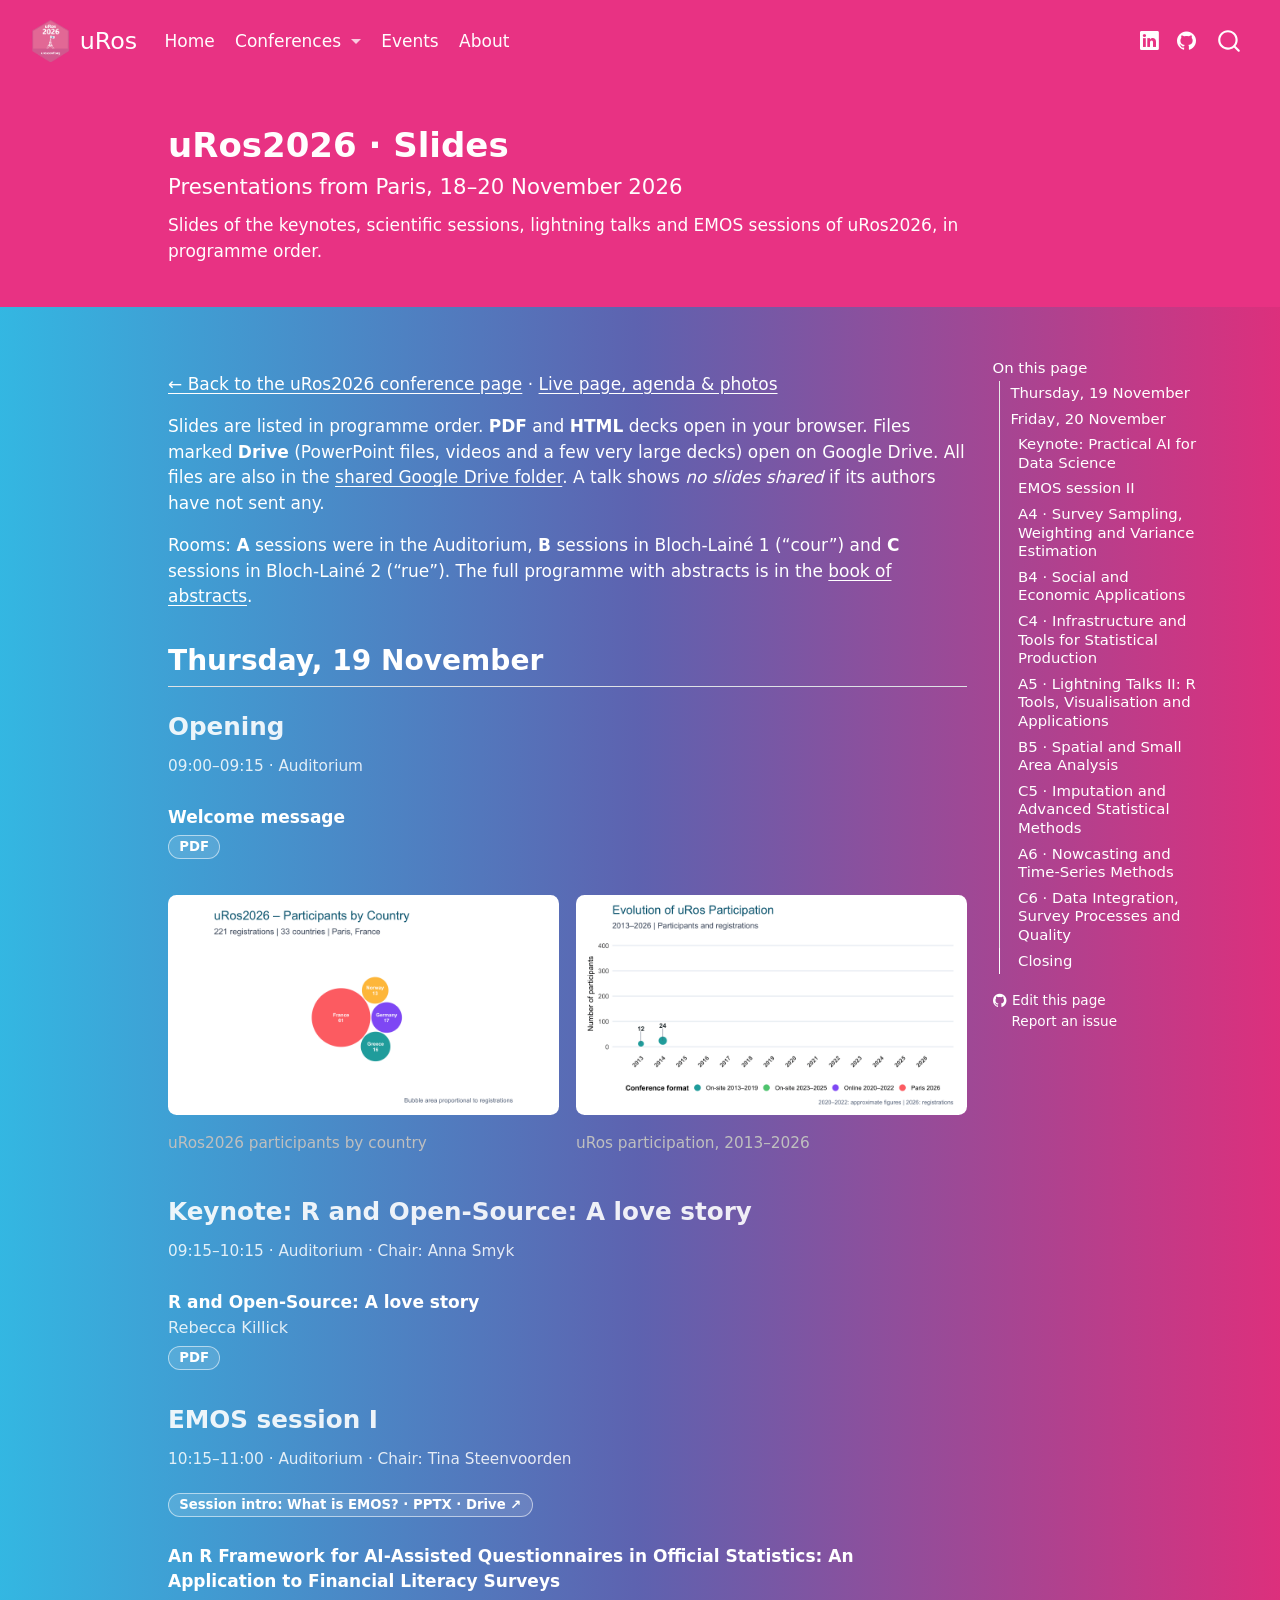
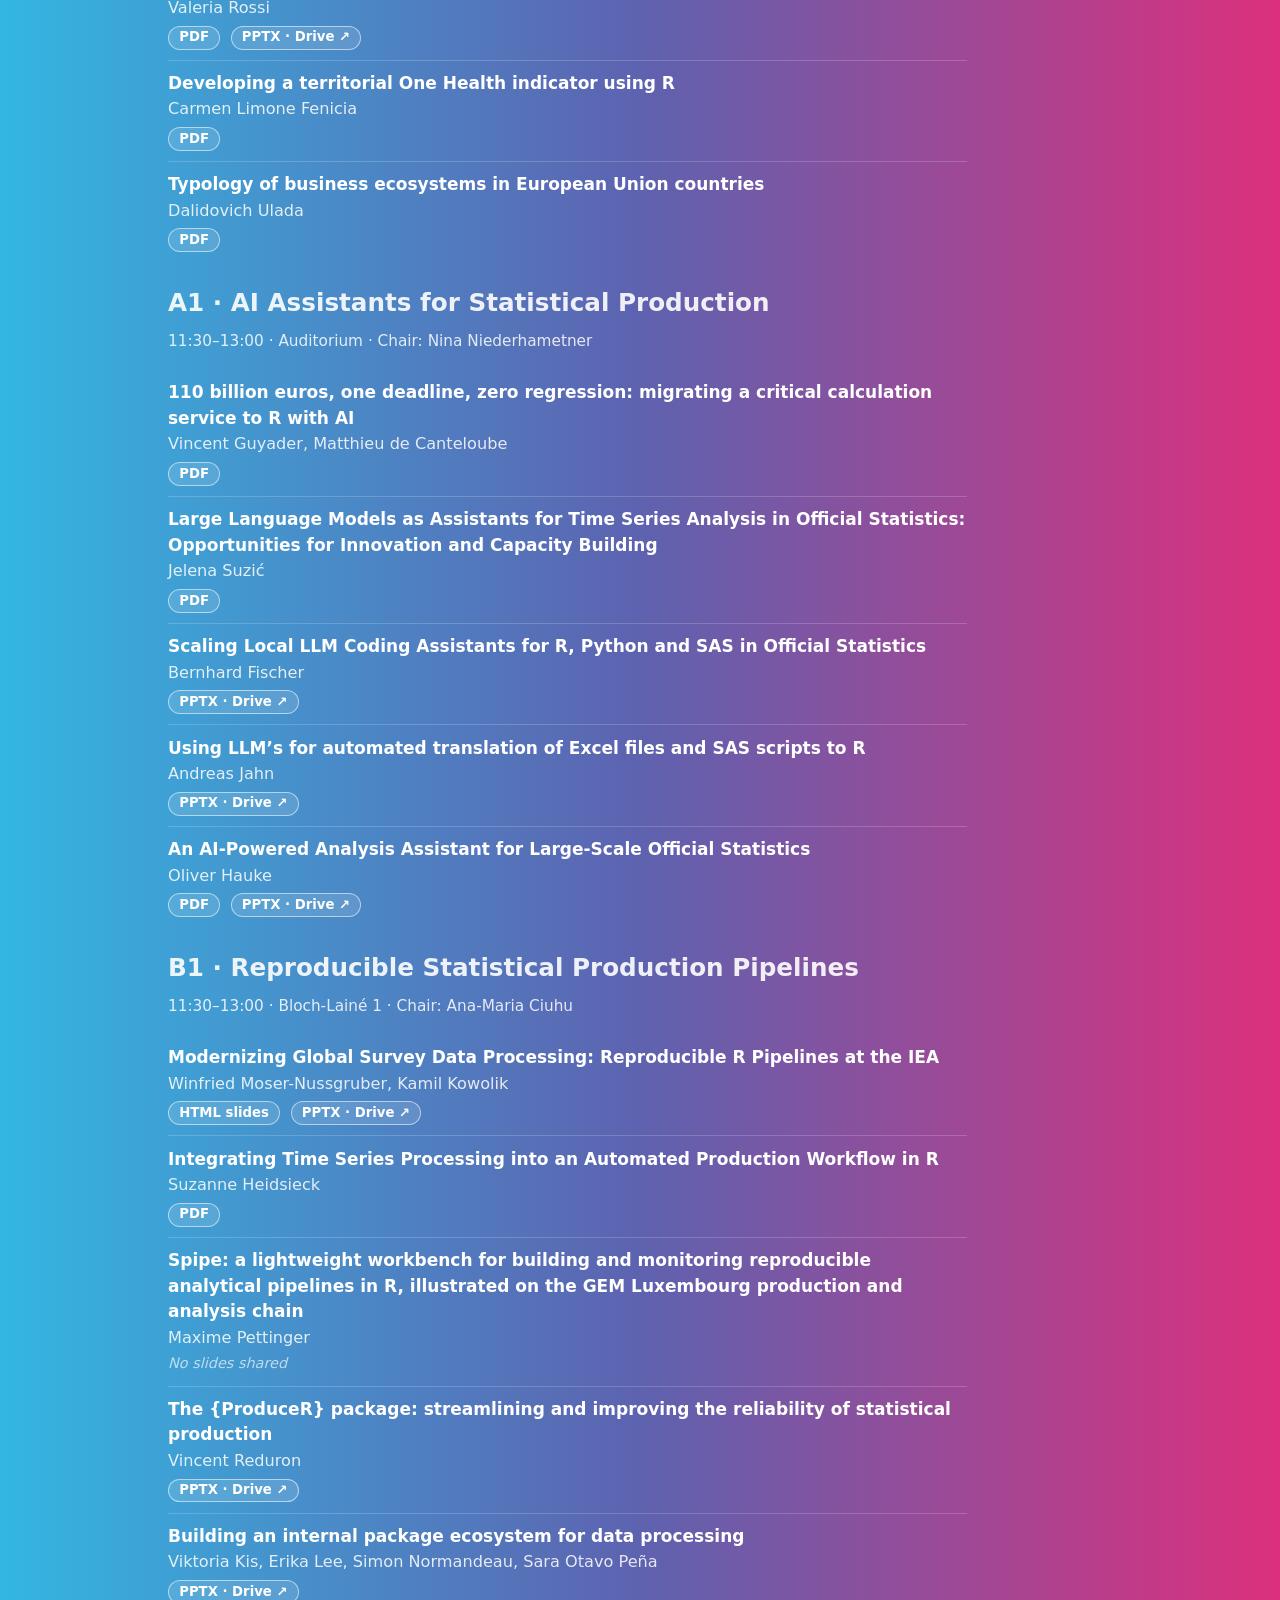
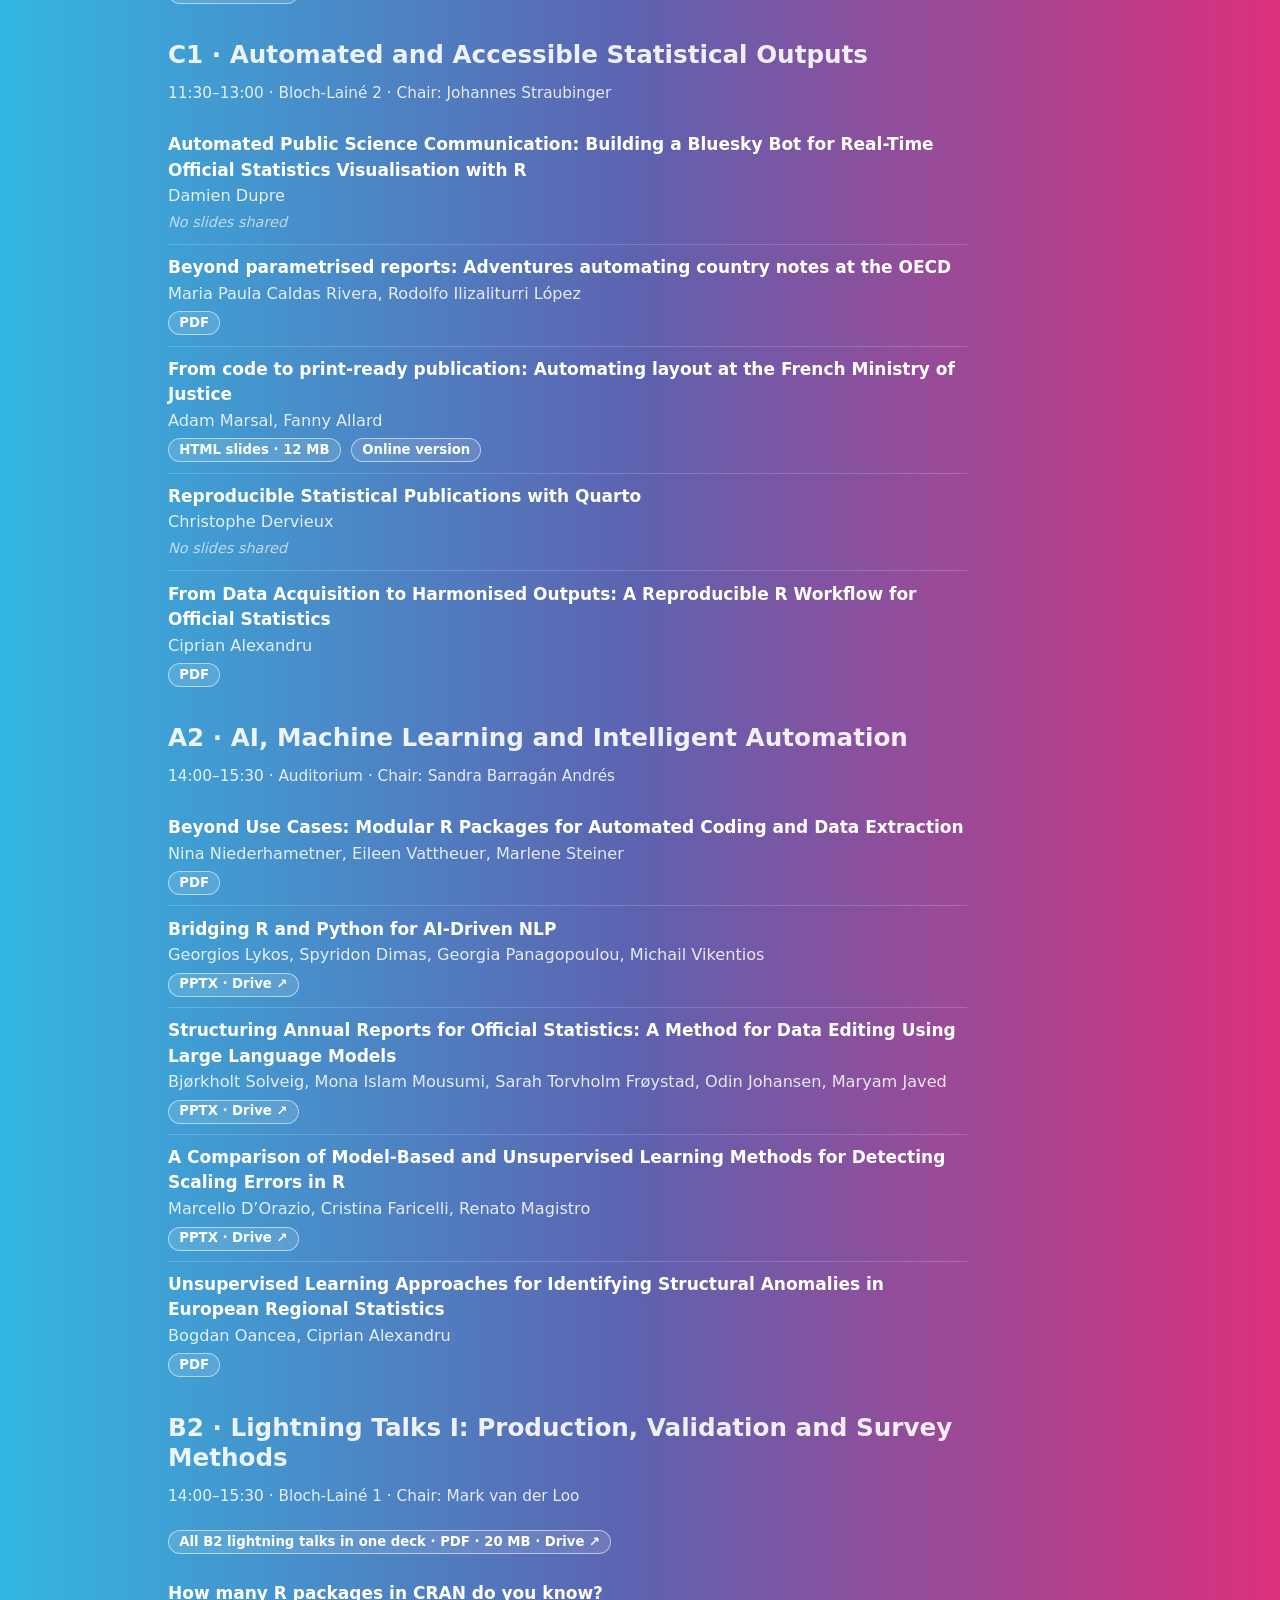
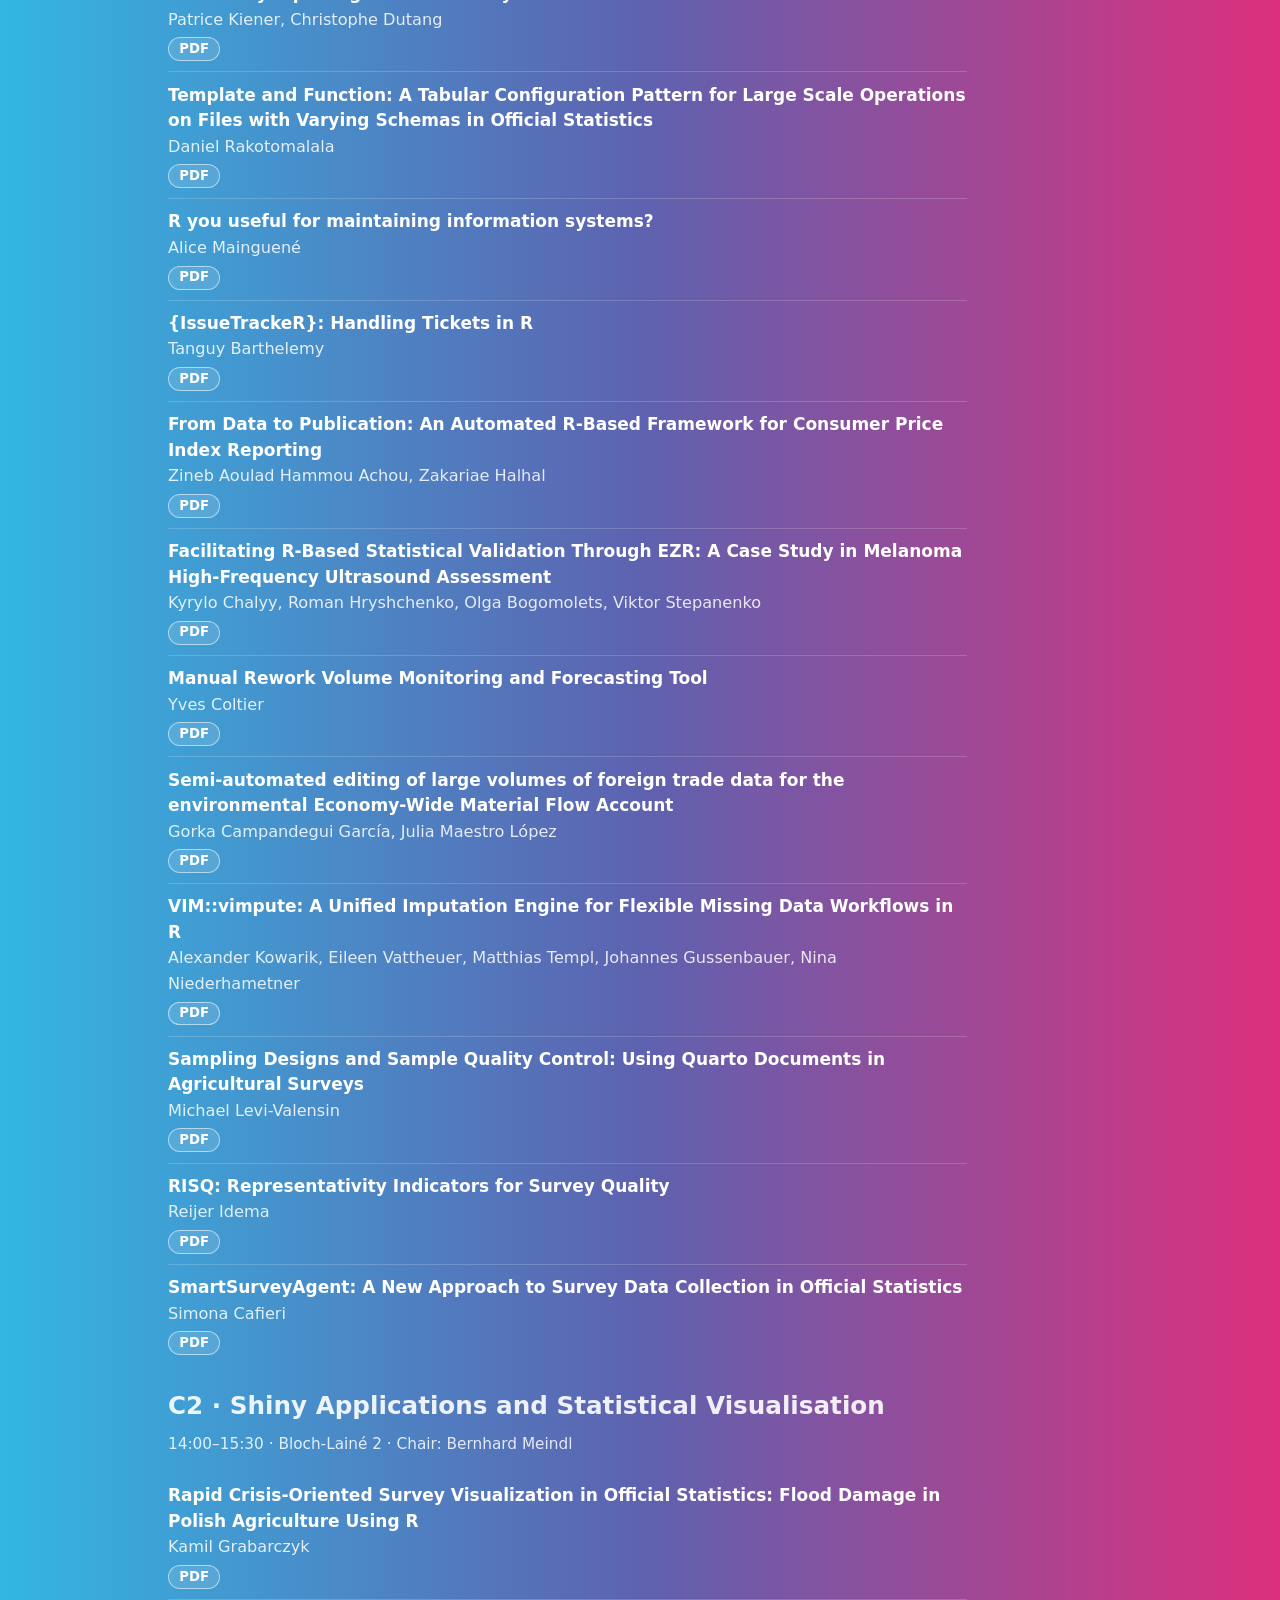
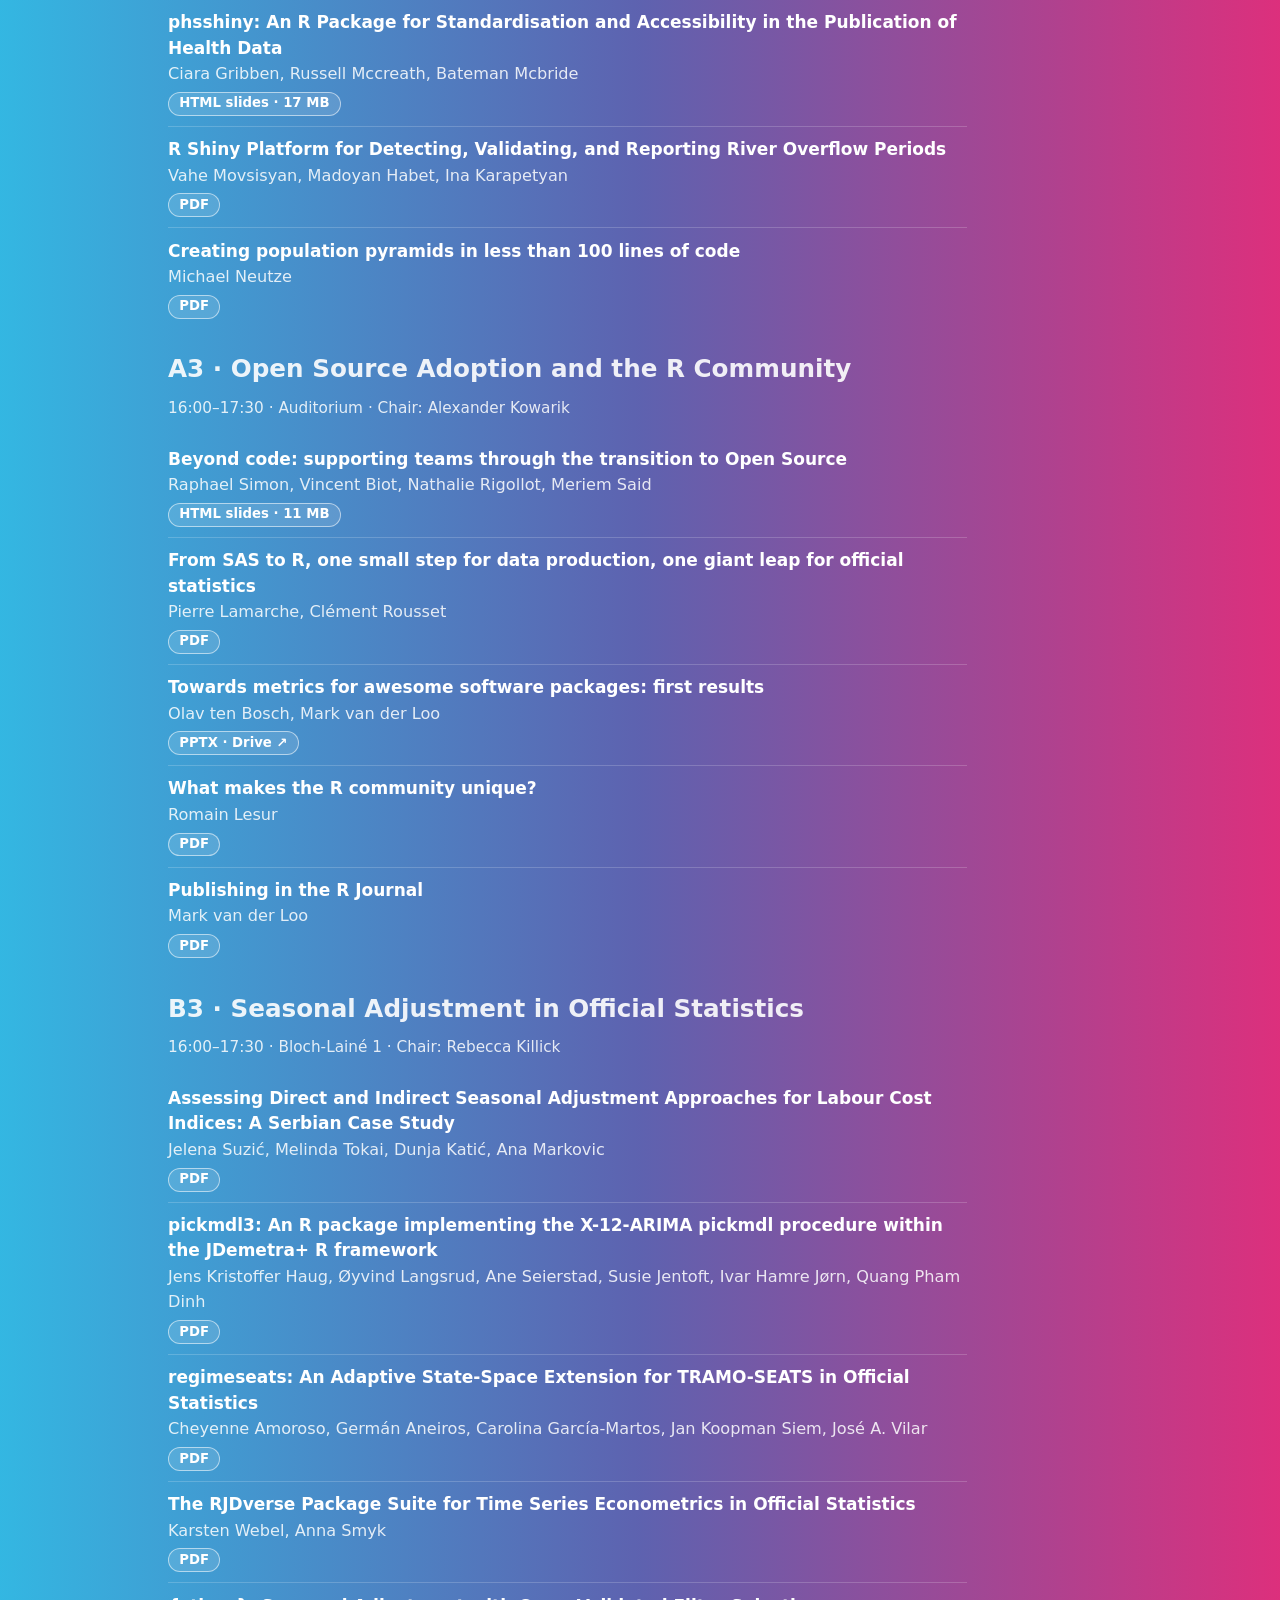
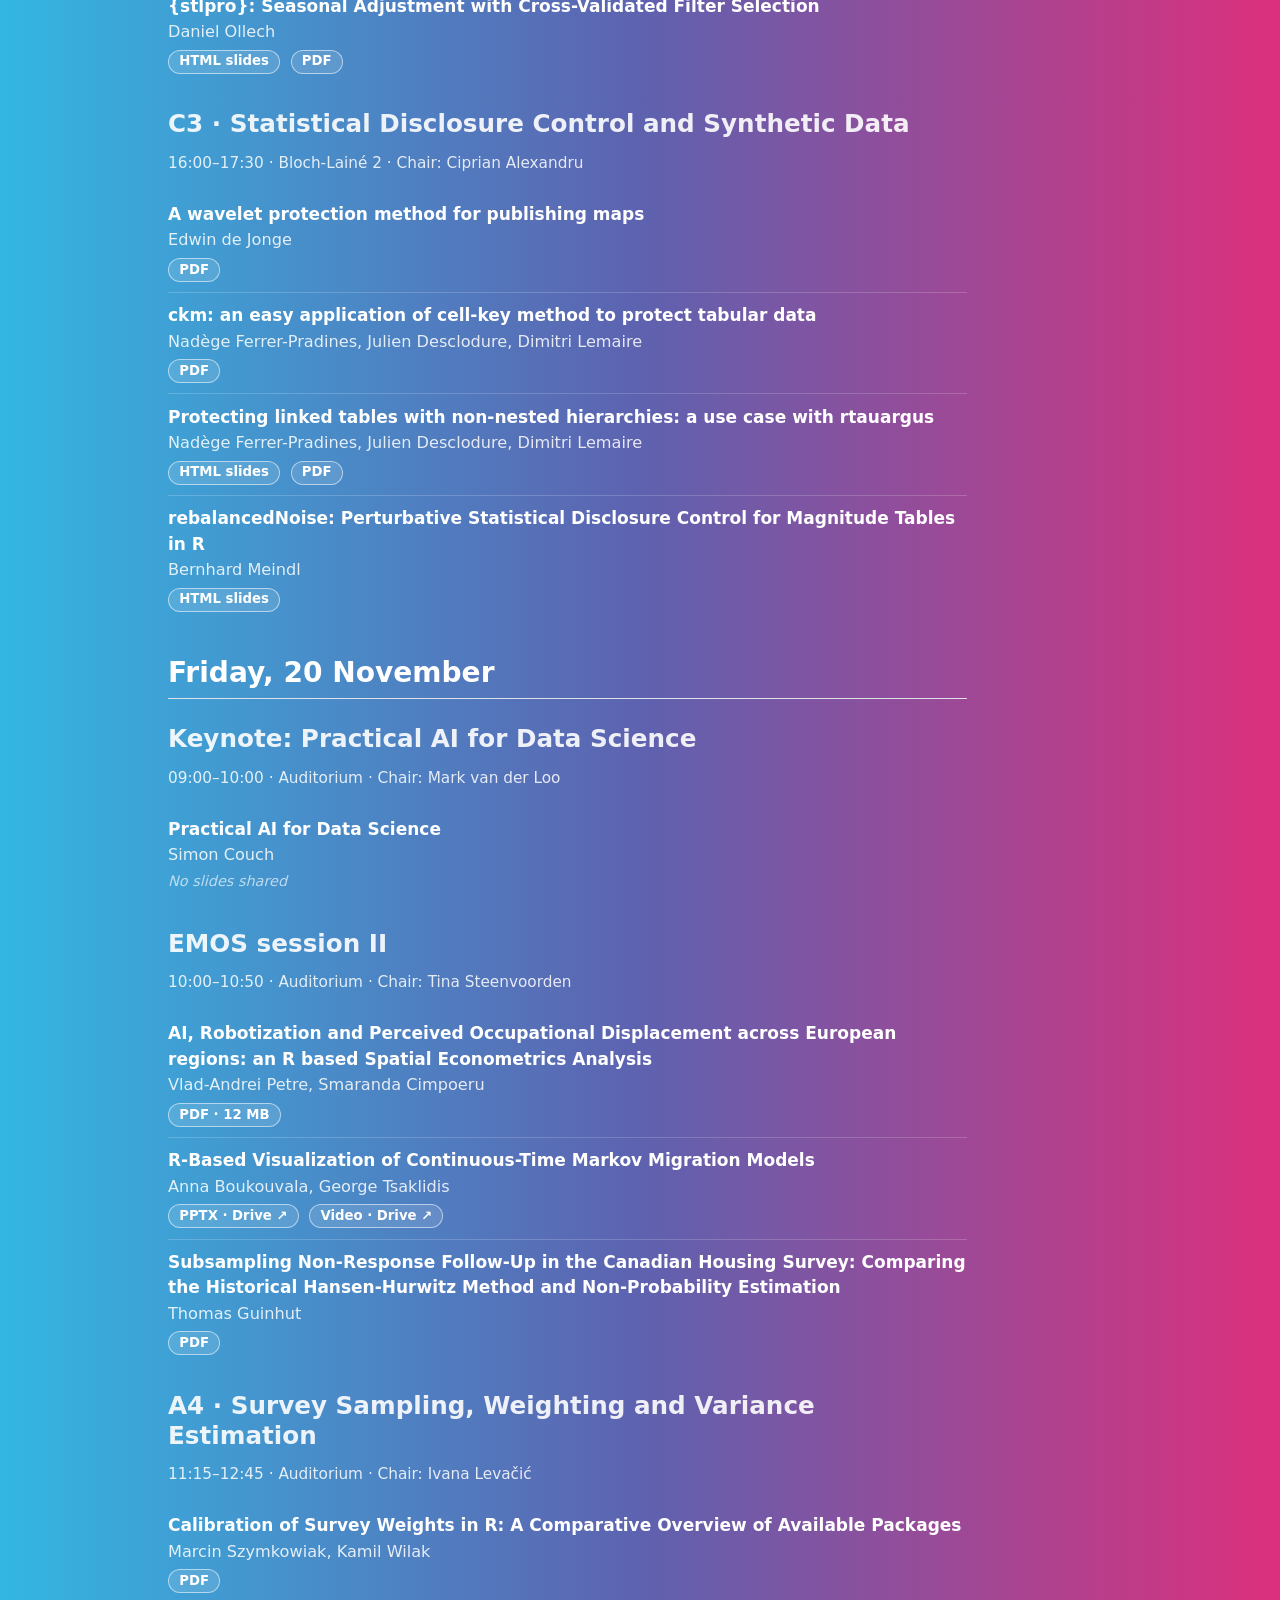
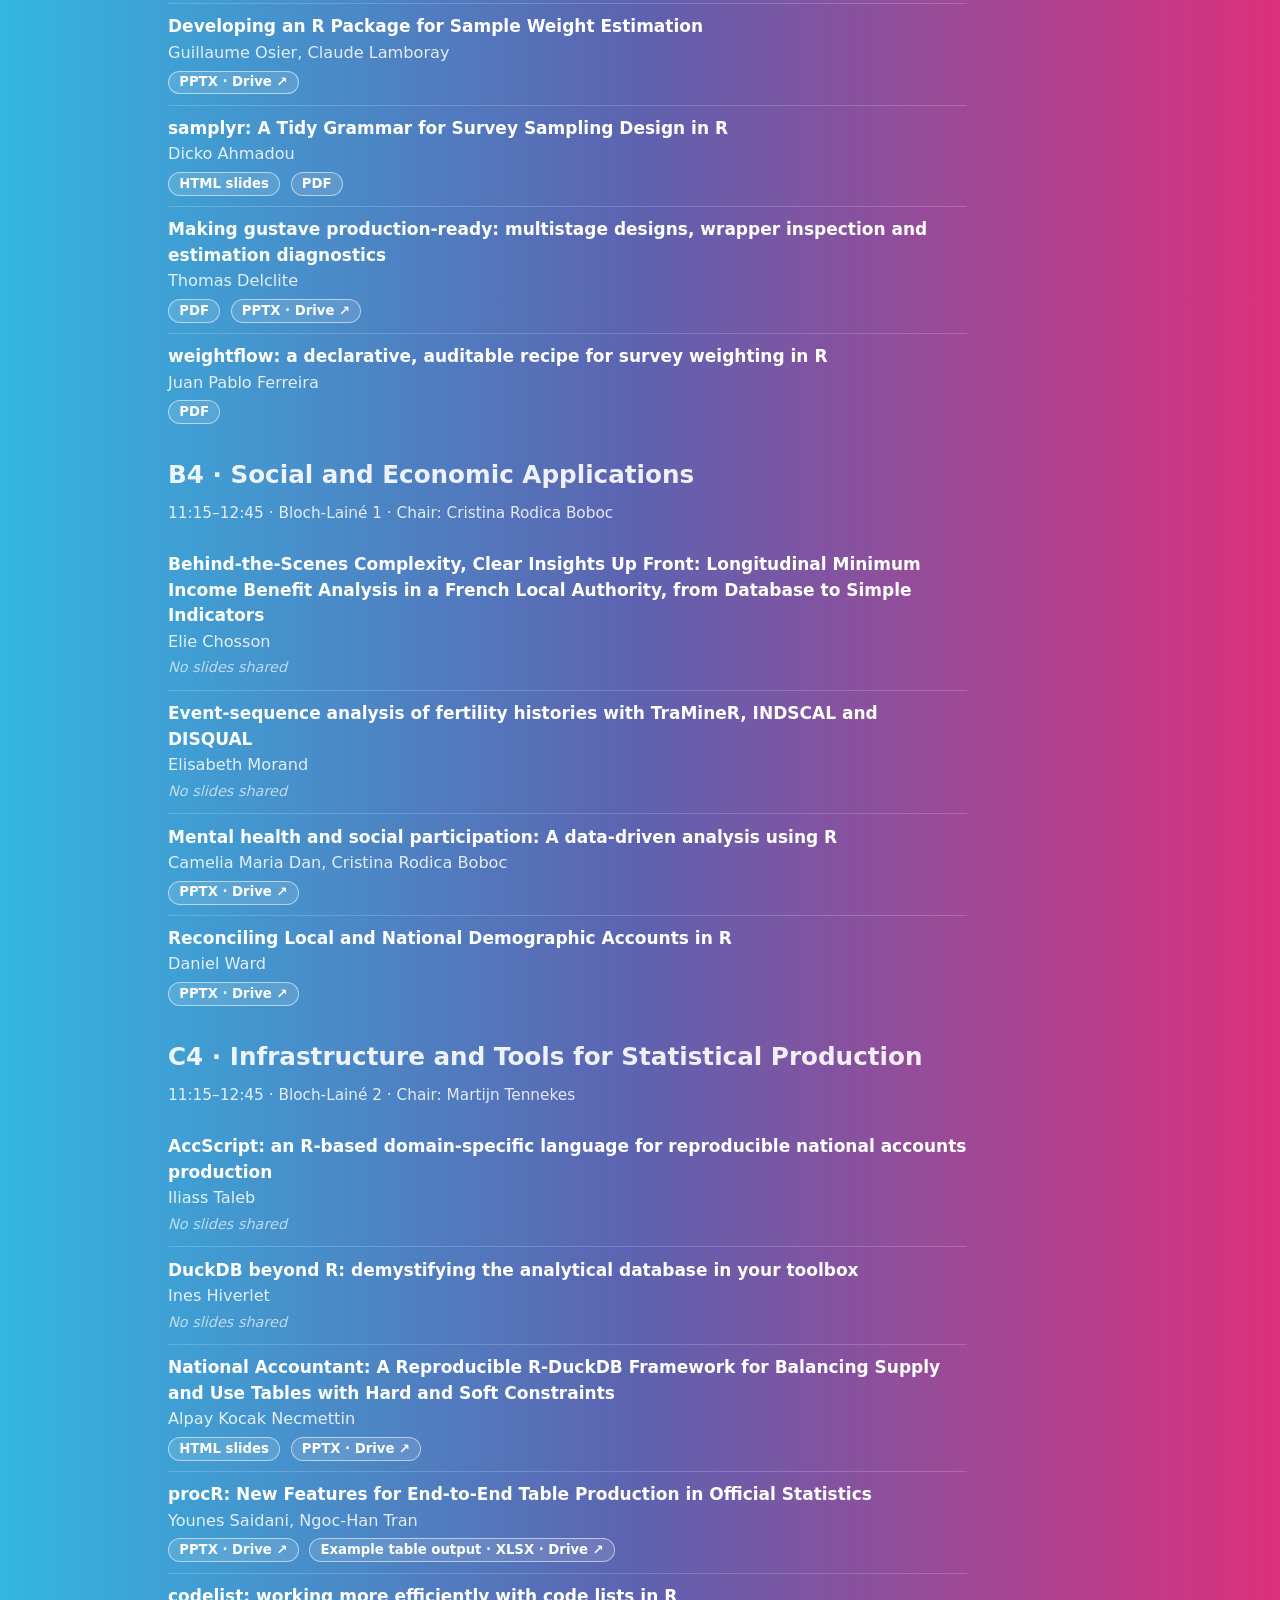
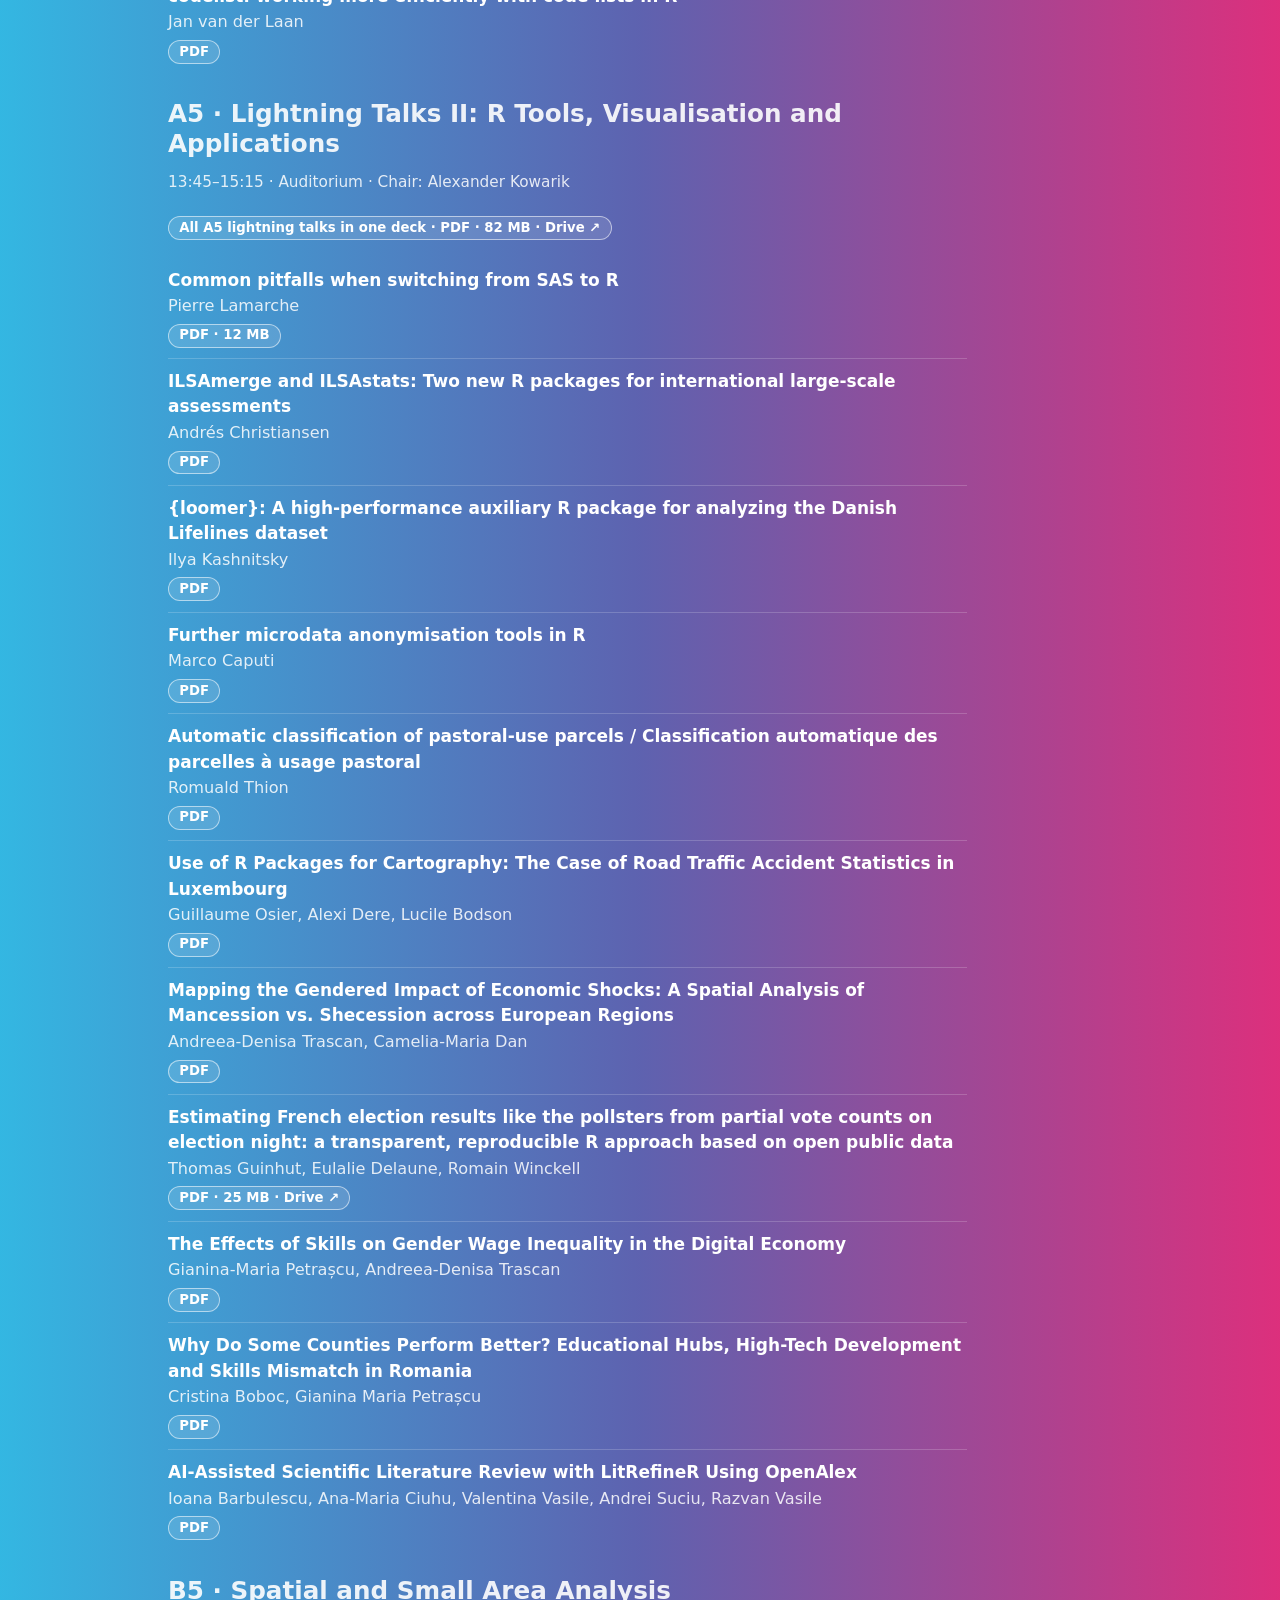
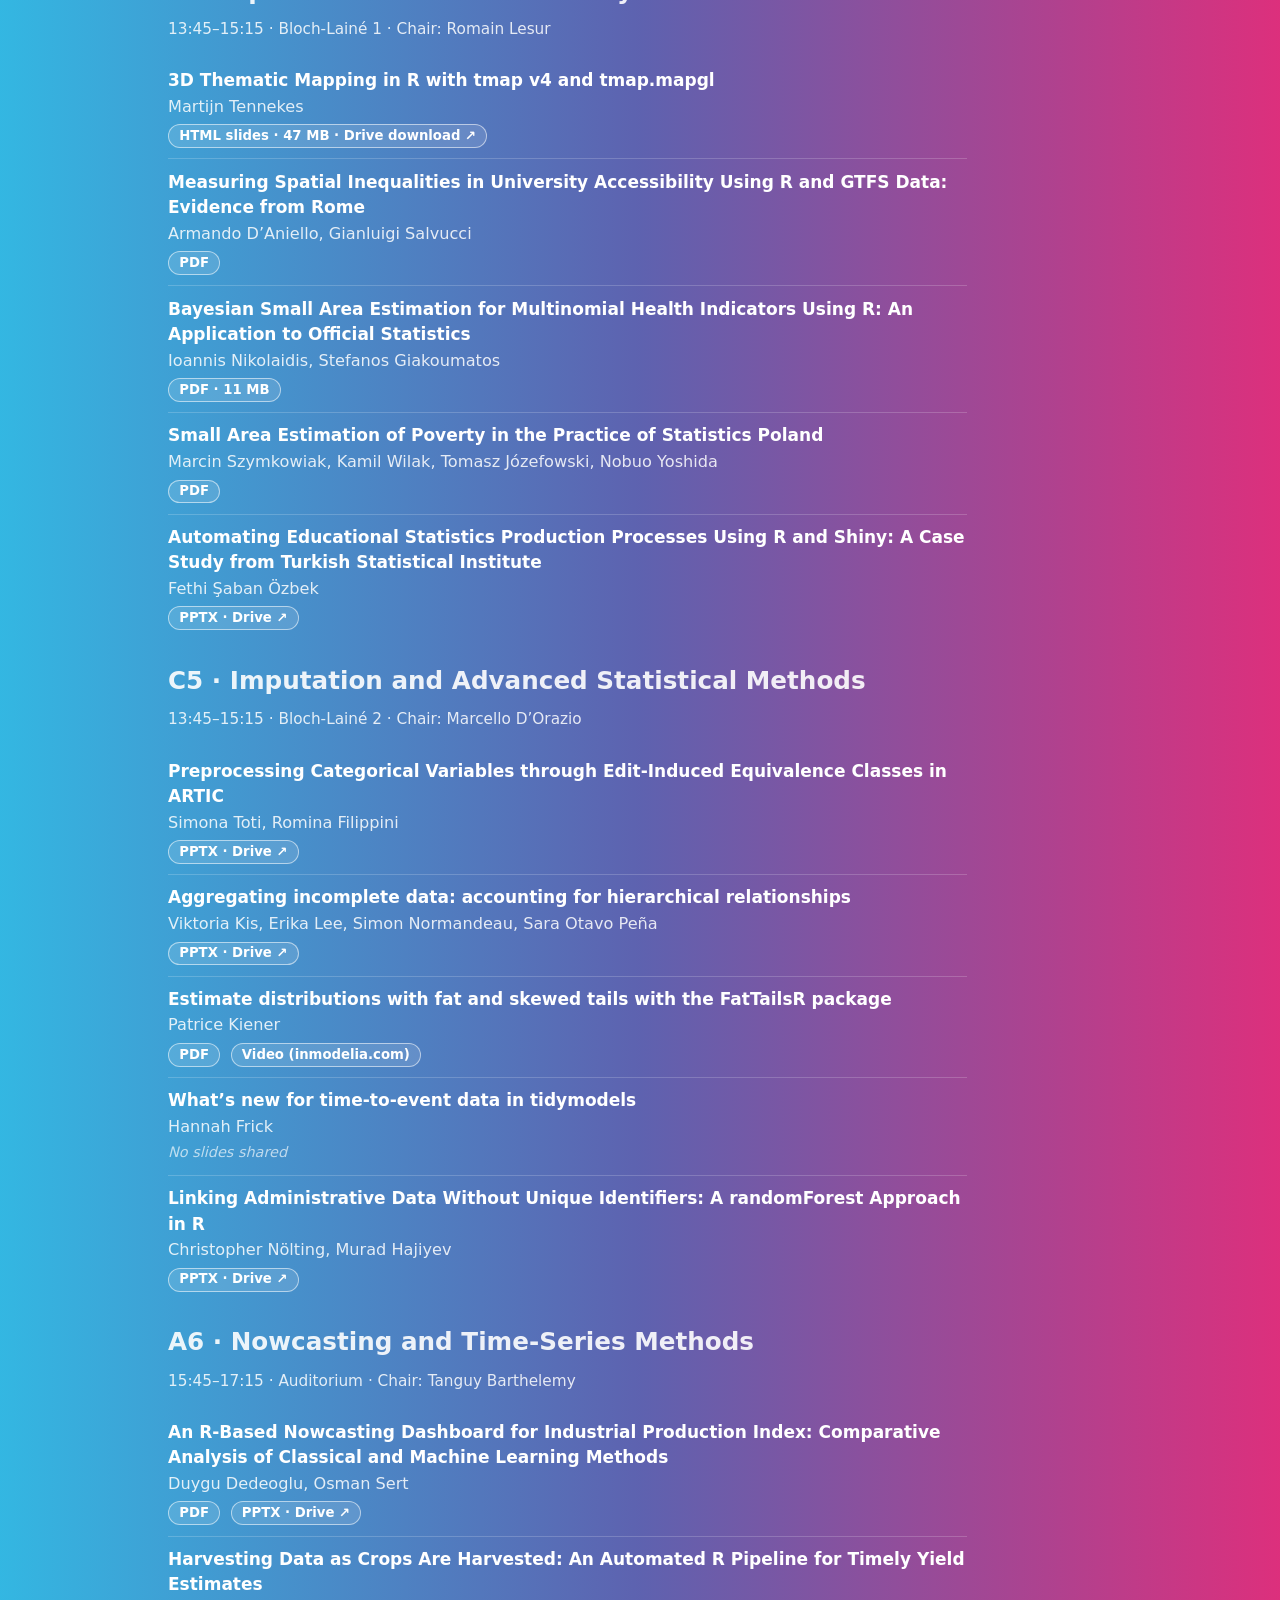
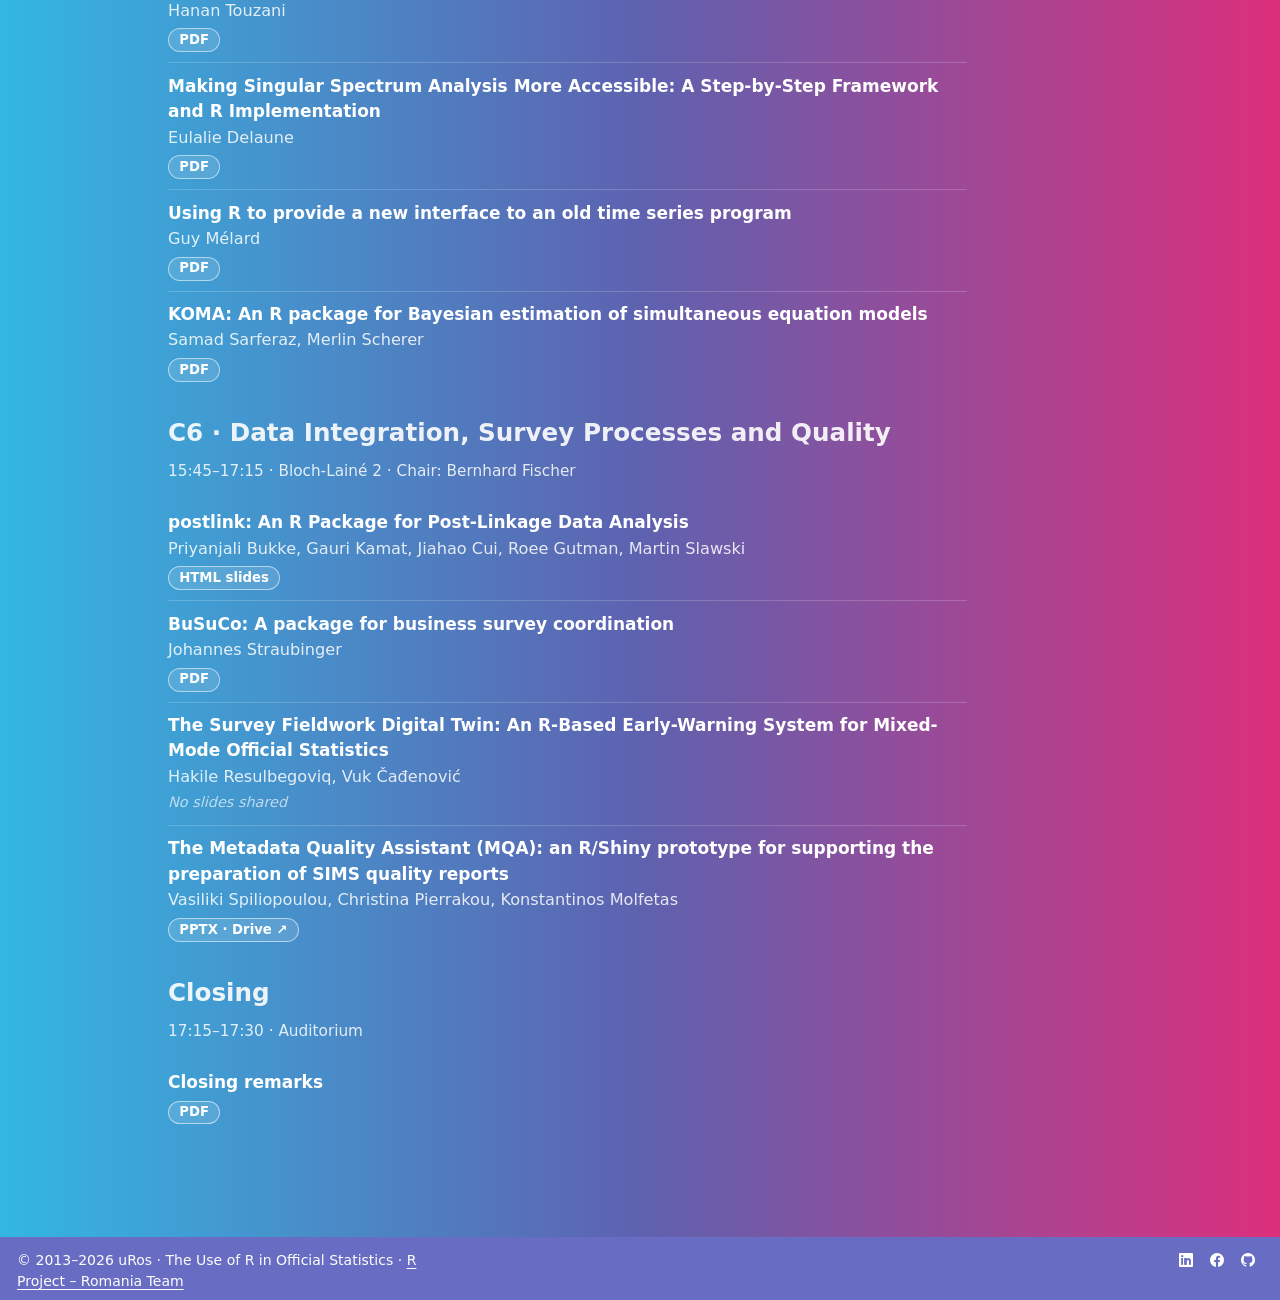
<file: docs/conferences/2026/slides.html>
<!DOCTYPE html>
<html xmlns="http://www.w3.org/1999/xhtml" lang="en" xml:lang="en"><head>

<meta charset="utf-8">
<meta name="generator" content="quarto-1.11.9">

<meta name="viewport" content="width=device-width, initial-scale=1.0, user-scalable=yes">

<meta name="description" content="Slides of the keynotes, scientific sessions, lightning talks and EMOS sessions of uRos2026, in programme order.">

<title>uRos2026 · Slides – uRos</title>
<style>
/* Default styles provided by pandoc.
** See https://pandoc.org/MANUAL.html#variables-for-html for config info.
*/
span.smallcaps{font-variant: small-caps;}
div.columns{display: flex; gap: 1.5em;}
div.column{flex: auto;}
@media screen {
div.columns{gap: min(4vw, 1.5em);}
div.column{overflow-x: auto;}
}
div.hanging-indent{margin-left: 1.5em; text-indent: -1.5em;}
ul.task-list{list-style: none;}
ul.task-list li input[type="checkbox"] {
  width: 0.8em;
  margin: 0 0.8em 0.2em -1em; /* quarto-specific, see https://github.com/quarto-dev/quarto-cli/issues/4556 */ 
  vertical-align: middle;
}
</style>


<script src="../../site_libs/quarto-nav/quarto-nav.js"></script>
<script src="../../site_libs/quarto-nav/headroom.min.js"></script>
<script src="../../site_libs/clipboard/clipboard.min.js"></script>
<script src="../../site_libs/quarto-search/autocomplete.umd.js"></script>
<script src="../../site_libs/quarto-search/fuse.min.js"></script>
<script src="../../site_libs/quarto-search/quarto-search.js"></script>
<meta name="quarto:offset" content="../../">
<link href="../../assets/favicon.ico" rel="icon">
<script src="../../site_libs/quarto-html/quarto.js" type="module"></script>
<script src="../../site_libs/quarto-html/tabsets/tabsets.js" type="module"></script>
<script src="../../site_libs/quarto-html/scrollable-regions/scrollable-regions.js" type="module"></script>
<script src="../../site_libs/quarto-html/popper.min.js"></script>
<script src="../../site_libs/quarto-html/tippy.umd.min.js"></script>
<script src="../../site_libs/quarto-html/anchor.min.js"></script>
<link href="../../site_libs/quarto-html/tippy.css" rel="stylesheet">
<link href="../../site_libs/quarto-html/quarto-syntax-highlighting-63b5708e65d6cd79cd7618c58d0c21e7.css" rel="stylesheet" class="quarto-color-scheme" id="quarto-text-highlighting-styles">
<link href="../../site_libs/quarto-html/quarto-syntax-highlighting-dark-447e42e69aaa9833c0ba1b986f430b20.css" rel="stylesheet" class="quarto-color-scheme quarto-color-alternate" id="quarto-text-highlighting-styles">
<link href="../../site_libs/quarto-html/quarto-syntax-highlighting-63b5708e65d6cd79cd7618c58d0c21e7.css" rel="stylesheet" class="quarto-color-scheme-extra" id="quarto-text-highlighting-styles">
<script src="../../site_libs/bootstrap/bootstrap.min.js"></script>
<link href="../../site_libs/bootstrap/bootstrap-icons.css" rel="stylesheet">
<link href="../../site_libs/bootstrap/bootstrap-a4220fe40776dfc8b4319f3b742c9707.min.css" rel="stylesheet" append-hash="true" class="quarto-color-scheme" id="quarto-bootstrap" data-mode="light">
<link href="../../site_libs/bootstrap/bootstrap-dark-a4220fe40776dfc8b4319f3b742c9707.min.css" rel="stylesheet" append-hash="true" class="quarto-color-scheme quarto-color-alternate" id="quarto-bootstrap" data-mode="light">
<link href="../../site_libs/bootstrap/bootstrap-a4220fe40776dfc8b4319f3b742c9707.min.css" rel="stylesheet" append-hash="true" class="quarto-color-scheme-extra" id="quarto-bootstrap" data-mode="light">
<script src="../../site_libs/quarto-contrib/glightbox/glightbox.min.js"></script>
<link href="../../site_libs/quarto-contrib/glightbox/glightbox.min.css" rel="stylesheet">
<link href="../../site_libs/quarto-contrib/glightbox/lightbox.css" rel="stylesheet">
<script id="quarto-search-options" type="application/json">{
  "location": "navbar",
  "copy-button": false,
  "collapse-after": 3,
  "panel-placement": "end",
  "type": "overlay",
  "limit": 50,
  "keyboard-shortcut": [
    "f",
    "/",
    "s"
  ],
  "show-item-context": false,
  "language": {
    "search-no-results-text": "No results",
    "search-matching-documents-text": "matching documents",
    "search-copy-link-title": "Copy link to search",
    "search-hide-matches-text": "Hide additional matches",
    "search-more-match-text": "more match in this document",
    "search-more-matches-text": "more matches in this document",
    "search-clear-button-title": "Clear",
    "search-text-placeholder": "",
    "search-detached-cancel-button-title": "Cancel",
    "search-submit-button-title": "Submit",
    "search-label": "Search"
  }
}</script>
<style>html{ scroll-behavior: smooth; }</style>


<meta property="og:title" content="uRos2026 · Slides – uRos">
<meta property="og:description" content="Slides of the keynotes, scientific sessions, lightning talks and EMOS sessions of uRos2026, in programme order.">
<meta property="og:image" content="https://urosconf.org/conferences/2026/images/uros2026-hex.png">
<meta property="og:site_name" content="uRos">
<meta property="og:image:height" content="833">
<meta property="og:image:width" content="833">
<meta property="og:image:alt" content="uRos2026 hex sticker: the Eiffel Tower flying an R flag">
</head>

<body class="nav-fixed quarto-light"><a id="quarto-skip-link" class="visually-hidden-focusable" href="#quarto-document-content">Skip to main content</a>

<div id="quarto-search-results"></div>
  <header id="quarto-header" class="headroom fixed-top quarto-banner">
    <nav class="navbar navbar-expand-lg " data-bs-theme="dark" aria-label="Site">
      <div class="navbar-container container-fluid">
      <div class="navbar-brand-container mx-auto">
    <a href="../../index.html" class="navbar-brand navbar-brand-logo">
    <img src="../../conferences/2026/images/uros2026-hex.png" alt="uRos2026 hex sticker: the Eiffel Tower flying an R flag, with urosconf.org" class="navbar-logo light-content">
    <img src="../../conferences/2026/images/uros2026-hex.png" alt="uRos2026 hex sticker: the Eiffel Tower flying an R flag, with urosconf.org" class="navbar-logo dark-content">
    </a>
    <a class="navbar-brand" href="../../index.html">
    <span class="navbar-title">uRos</span>
    </a>
  </div>
          <button class="navbar-toggler" type="button" data-bs-toggle="collapse" data-bs-target="#navbarCollapse" aria-controls="navbarCollapse" aria-expanded="false" aria-label="Toggle navigation" onclick="if (window.quartoToggleHeadroom) { window.quartoToggleHeadroom(); }">
  <span class="navbar-toggler-icon"></span>
</button>
          <div class="collapse navbar-collapse" id="navbarCollapse">
            <ul class="navbar-nav navbar-nav-scroll me-auto">
  <li class="nav-item">
    <a class="nav-link" href="../../index.html"> 
<span class="menu-text">Home</span></a>
  </li>  
  <li class="nav-item dropdown ">
    <a class="nav-link dropdown-toggle" href="#" id="nav-menu-conferences" role="link" data-bs-toggle="dropdown" aria-expanded="false">
 <span class="menu-text">Conferences</span>
    </a>
    <ul class="dropdown-menu" aria-labelledby="nav-menu-conferences">    
        <li>
    <a class="dropdown-item" href="../../conferences/2026/index.html">
 <span class="dropdown-text">uRos2026 · Paris</span></a>
  </li>  
        <li>
    <a class="dropdown-item" href="../../conferences/2026/live.html">
 <span class="dropdown-text">uRos2026 · Live &amp; photos</span></a>
  </li>  
        <li>
    <a class="dropdown-item" href="../../conferences/2026/slides.html">
 <span class="dropdown-text">uRos2026 · Slides</span></a>
  </li>  
        <li><hr class="dropdown-divider"></li>
        <li>
    <a class="dropdown-item" href="../../conferences/index.html">
 <span class="dropdown-text">All conferences</span></a>
  </li>  
    </ul>
  </li>
  <li class="nav-item">
    <a class="nav-link" href="../../events/index.html"> 
<span class="menu-text">Events</span></a>
  </li>  
  <li class="nav-item">
    <a class="nav-link" href="../../about.html"> 
<span class="menu-text">About</span></a>
  </li>  
</ul>
            <ul class="navbar-nav navbar-nav-scroll ms-auto">
  <li class="nav-item compact">
    <a class="nav-link" href="https://www.linkedin.com/company/the-use-of-r-in-official-statistics-uros/posts"> <i class="bi bi-linkedin" role="img" aria-label="uRos on LinkedIn">
</i> 
<span class="menu-text"></span></a>
  </li>  
  <li class="nav-item compact">
    <a class="nav-link" href="https://github.com/uRosConf"> <i class="bi bi-github" role="img" aria-label="uRosConf on GitHub">
</i> 
<span class="menu-text"></span></a>
  </li>  
</ul>
          </div> <!-- /navcollapse -->
            <div class="quarto-navbar-tools">
</div>
            <div id="quarto-search" class="" title="Search"></div>
      </div> <!-- /container-fluid -->
    </nav>
</header>
<!-- content -->
<header id="title-block-header" class="quarto-title-block default page-columns page-full">
  <div class="quarto-title-banner page-columns page-full">
    <div class="quarto-title column-body">
      <h1 class="title">uRos2026 · Slides</h1>
            <p class="subtitle lead">Presentations from Paris, 18–20 November 2026</p>
                  <div>
        <div class="description">
          Slides of the keynotes, scientific sessions, lightning talks and EMOS sessions of uRos2026, in programme order.
        </div>
      </div>
                </div>
  </div>
    
  
  <div class="quarto-title-meta">

      
    
      
    </div>
    
  
  </header><div id="quarto-content" class="quarto-container page-columns page-rows-contents page-layout-article page-navbar">
<!-- sidebar -->
<!-- margin-sidebar -->
    <div id="quarto-margin-sidebar" class="sidebar margin-sidebar">
        <nav id="TOC" role="doc-toc" aria-labelledby="toc-title" class="toc-active">
    <h2 id="toc-title">On this page</h2>
   
  <ul>
  <li><a href="#thursday-19-november" id="toc-thursday-19-november" class="nav-link active" data-scroll-target="#thursday-19-november">Thursday, 19 November</a>
  <ul class="collapse">
  <li><a href="#opening" id="toc-opening" class="nav-link" data-scroll-target="#opening">Opening</a></li>
  <li><a href="#keynote-killick" id="toc-keynote-killick" class="nav-link" data-scroll-target="#keynote-killick">Keynote: R and Open-Source: A love story</a></li>
  <li><a href="#emos1" id="toc-emos1" class="nav-link" data-scroll-target="#emos1">EMOS session I</a></li>
  <li><a href="#a1" id="toc-a1" class="nav-link" data-scroll-target="#a1">A1 · AI Assistants for Statistical Production</a></li>
  <li><a href="#b1" id="toc-b1" class="nav-link" data-scroll-target="#b1">B1 · Reproducible Statistical Production Pipelines</a></li>
  <li><a href="#c1" id="toc-c1" class="nav-link" data-scroll-target="#c1">C1 · Automated and Accessible Statistical Outputs</a></li>
  <li><a href="#a2" id="toc-a2" class="nav-link" data-scroll-target="#a2">A2 · AI, Machine Learning and Intelligent Automation</a></li>
  <li><a href="#b2" id="toc-b2" class="nav-link" data-scroll-target="#b2">B2 · Lightning Talks I: Production, Validation and Survey Methods</a></li>
  <li><a href="#c2" id="toc-c2" class="nav-link" data-scroll-target="#c2">C2 · Shiny Applications and Statistical Visualisation</a></li>
  <li><a href="#a3" id="toc-a3" class="nav-link" data-scroll-target="#a3">A3 · Open Source Adoption and the R Community</a></li>
  <li><a href="#b3" id="toc-b3" class="nav-link" data-scroll-target="#b3">B3 · Seasonal Adjustment in Official Statistics</a></li>
  <li><a href="#c3" id="toc-c3" class="nav-link" data-scroll-target="#c3">C3 · Statistical Disclosure Control and Synthetic Data</a></li>
  </ul></li>
  <li><a href="#friday-20-november" id="toc-friday-20-november" class="nav-link" data-scroll-target="#friday-20-november">Friday, 20 November</a>
  <ul class="collapse">
  <li><a href="#keynote-couch" id="toc-keynote-couch" class="nav-link" data-scroll-target="#keynote-couch">Keynote: Practical AI for Data Science</a></li>
  <li><a href="#emos2" id="toc-emos2" class="nav-link" data-scroll-target="#emos2">EMOS session II</a></li>
  <li><a href="#a4" id="toc-a4" class="nav-link" data-scroll-target="#a4">A4 · Survey Sampling, Weighting and Variance Estimation</a></li>
  <li><a href="#b4" id="toc-b4" class="nav-link" data-scroll-target="#b4">B4 · Social and Economic Applications</a></li>
  <li><a href="#c4" id="toc-c4" class="nav-link" data-scroll-target="#c4">C4 · Infrastructure and Tools for Statistical Production</a></li>
  <li><a href="#a5" id="toc-a5" class="nav-link" data-scroll-target="#a5">A5 · Lightning Talks II: R Tools, Visualisation and Applications</a></li>
  <li><a href="#b5" id="toc-b5" class="nav-link" data-scroll-target="#b5">B5 · Spatial and Small Area Analysis</a></li>
  <li><a href="#c5" id="toc-c5" class="nav-link" data-scroll-target="#c5">C5 · Imputation and Advanced Statistical Methods</a></li>
  <li><a href="#a6" id="toc-a6" class="nav-link" data-scroll-target="#a6">A6 · Nowcasting and Time-Series Methods</a></li>
  <li><a href="#c6" id="toc-c6" class="nav-link" data-scroll-target="#c6">C6 · Data Integration, Survey Processes and Quality</a></li>
  <li><a href="#closing" id="toc-closing" class="nav-link" data-scroll-target="#closing">Closing</a></li>
  </ul></li>
  </ul>
<div class="toc-actions"><ul><li><a href="https://github.com/ikashnitsky/urosconf/edit/main/conferences/2026/slides.qmd" class="toc-action"><i class="bi bi-github"></i>Edit this page</a></li><li><a href="https://github.com/ikashnitsky/urosconf/issues/new" class="toc-action"><i class="bi empty"></i>Report an issue</a></li></ul></div></nav>
    </div>
<!-- main -->
<main class="content quarto-banner-title-block" id="quarto-document-content" tabindex="-1">





<p><a href="../../conferences/2026/index.html">← Back to the uRos2026 conference page</a> · <a href="../../conferences/2026/live.html">Live page, agenda &amp; photos</a></p>
<p>Slides are listed in programme order. <strong>PDF</strong> and <strong>HTML</strong> decks open in your browser. Files marked <strong>Drive</strong> (PowerPoint files, videos and a few very large decks) open on Google Drive. All files are also in the <a href="https://drive.google.com/drive/folders/1iYtCNkHRpCJyFSfVuP6ymE_M6E_Sf4bE">shared Google Drive folder</a>. A talk shows <em>no slides shared</em> if its authors have not sent any.</p>
<p>Rooms: <strong>A</strong> sessions were in the Auditorium, <strong>B</strong> sessions in Bloch-Lainé 1 (“cour”) and <strong>C</strong> sessions in Bloch-Lainé 2 (“rue”). The full programme with abstracts is in the <a href="files/uros2026_book_of_abstracts.pdf">book of abstracts</a>.</p>
<section id="thursday-19-november" class="level2">
<h2 class="anchored" data-anchor-id="thursday-19-november">Thursday, 19 November</h2>
<section id="opening" class="level3">
<h3 class="anchored" data-anchor-id="opening">Opening</h3>
<p><span class="session-meta">09:00–09:15 · Auditorium</span></p>
<div class="talks">
<ul>
<li><strong>Welcome message</strong><br>
<a href="slides/opening/welcome-message.pdf" class="slide-btn">PDF</a></li>
</ul>
</div>
<div class="slide-gifs">
<div class="quarto-figure quarto-figure-center">
<figure class="figure">
<p><a href="slides/opening/countries.gif" class="lightbox" data-gallery="quarto-lightbox-gallery-1" title="uRos2026 participants by country"><img src="slides/opening/countries.gif" class="img-fluid figure-img" alt="Animated map of the countries uRos2026 participants came from."></a></p>
<figcaption>uRos2026 participants by country</figcaption>
</figure>
</div>
<div class="quarto-figure quarto-figure-center">
<figure class="figure">
<p><a href="slides/opening/participation-2013-2026.gif" class="lightbox" data-gallery="quarto-lightbox-gallery-2" title="uRos participation, 2013–2026"><img src="slides/opening/participation-2013-2026.gif" class="img-fluid figure-img" alt="Animated chart of the number of uRos participants from 2013 to 2026."></a></p>
<figcaption>uRos participation, 2013–2026</figcaption>
</figure>
</div>
</div>
</section>
<section id="keynote-killick" class="level3">
<h3 class="anchored" data-anchor-id="keynote-killick">Keynote: R and Open-Source: A love story</h3>
<p><span class="session-meta">09:15–10:15 · Auditorium · Chair: Anna Smyk</span></p>
<div class="talks">
<ul>
<li><strong>R and Open-Source: A love story</strong><br>
<span class="authors">Rebecca Killick</span><br>
<a href="slides/keynotes/killick.pdf" class="slide-btn">PDF</a></li>
</ul>
</div>
</section>
<section id="emos1" class="level3">
<h3 class="anchored" data-anchor-id="emos1">EMOS session I</h3>
<p><span class="session-meta">10:15–11:00 · Auditorium · Chair: Tina Steenvoorden</span></p>
<p><a href="https://drive.google.com/file/d/1Yp4UQZuNs2bGE1HUlmF9WLyh50ifAWxn/view" class="slide-btn drive">Session intro: What is EMOS? · PPTX · Drive</a></p>
<div class="talks">
<ul>
<li><strong>An R Framework for AI-Assisted Questionnaires in Official Statistics: An Application to Financial Literacy Surveys</strong><br>
<span class="authors">Valeria Rossi</span><br>
<a href="slides/emos1/rossi.pdf" class="slide-btn">PDF</a> <a href="https://drive.google.com/file/d/1KcS8Cq-fIW1rSII9R1kpdYELzyTQU9X4/view" class="slide-btn drive">PPTX · Drive</a></li>
<li><strong>Developing a territorial One Health indicator using R</strong><br>
<span class="authors">Carmen Limone Fenicia</span><br>
<a href="slides/emos1/limone.pdf" class="slide-btn">PDF</a></li>
<li><strong>Typology of business ecosystems in European Union countries</strong><br>
<span class="authors">Dalidovich Ulada</span><br>
<a href="slides/emos1/dalidovich.pdf" class="slide-btn">PDF</a></li>
</ul>
</div>
</section>
<section id="a1" class="level3">
<h3 class="anchored" data-anchor-id="a1">A1 · AI Assistants for Statistical Production</h3>
<p><span class="session-meta">11:30–13:00 · Auditorium · Chair: Nina Niederhametner</span></p>
<div class="talks">
<ul>
<li><strong>110 billion euros, one deadline, zero regression: migrating a critical calculation service to R with AI</strong><br>
<span class="authors">Vincent Guyader, Matthieu de Canteloube</span><br>
<a href="slides/a1/guyader-de-canteloube.pdf" class="slide-btn">PDF</a></li>
<li><strong>Large Language Models as Assistants for Time Series Analysis in Official Statistics: Opportunities for Innovation and Capacity Building</strong><br>
<span class="authors">Jelena Suzić</span><br>
<a href="slides/a1/suzic.pdf" class="slide-btn">PDF</a></li>
<li><strong>Scaling Local LLM Coding Assistants for R, Python and SAS in Official Statistics</strong><br>
<span class="authors">Bernhard Fischer</span><br>
<a href="https://drive.google.com/file/d/1V_qWGFbdZaM6TfqAN1ykizDMDNoThzIo/view" class="slide-btn drive">PPTX · Drive</a></li>
<li><strong>Using LLM’s for automated translation of Excel files and SAS scripts to R</strong><br>
<span class="authors">Andreas Jahn</span><br>
<a href="https://drive.google.com/file/d/1365WY2qxpQryUZjNt2Sl5sF-juRTr-ux/view" class="slide-btn drive">PPTX · Drive</a></li>
<li><strong>An AI-Powered Analysis Assistant for Large-Scale Official Statistics</strong><br>
<span class="authors">Oliver Hauke</span><br>
<a href="slides/a1/hauke.pdf" class="slide-btn">PDF</a> <a href="https://drive.google.com/file/d/1r1gAIP5Xt1vStyi-ogzUYxC0Lk-95Ocl/view" class="slide-btn drive">PPTX · Drive</a></li>
</ul>
</div>
</section>
<section id="b1" class="level3">
<h3 class="anchored" data-anchor-id="b1">B1 · Reproducible Statistical Production Pipelines</h3>
<p><span class="session-meta">11:30–13:00 · Bloch-Lainé 1 · Chair: Ana-Maria Ciuhu</span></p>
<div class="talks">
<ul>
<li><strong>Modernizing Global Survey Data Processing: Reproducible R Pipelines at the IEA</strong><br>
<span class="authors">Winfried Moser-Nussgruber, Kamil Kowolik</span><br>
<a href="slides/b1/moser-kowolik.html" class="slide-btn">HTML slides</a> <a href="https://drive.google.com/file/d/1nZ6w_Epg4N9rARG3NJMFP6ZPjKj6oqeq/view" class="slide-btn drive">PPTX · Drive</a></li>
<li><strong>Integrating Time Series Processing into an Automated Production Workflow in R</strong><br>
<span class="authors">Suzanne Heidsieck</span><br>
<a href="slides/b1/heidsieck.pdf" class="slide-btn">PDF</a></li>
<li><strong>Spipe: a lightweight workbench for building and monitoring reproducible analytical pipelines in R, illustrated on the GEM Luxembourg production and analysis chain</strong><br>
<span class="authors">Maxime Pettinger</span><br>
<span class="no-slides">No slides shared</span></li>
<li><strong>The {ProduceR} package: streamlining and improving the reliability of statistical production</strong><br>
<span class="authors">Vincent Reduron</span><br>
<a href="https://drive.google.com/file/d/1ntITar1CAVAP4eK2FMa2JTREoOqbNsIQ/view" class="slide-btn drive">PPTX · Drive</a></li>
<li><strong>Building an internal package ecosystem for data processing</strong><br>
<span class="authors">Viktoria Kis, Erika Lee, Simon Normandeau, Sara Otavo Peña</span><br>
<a href="https://drive.google.com/file/d/1xEICmr9vaqnv6EHDO6ZwJ1_EObUsOsRY/view" class="slide-btn drive">PPTX · Drive</a></li>
</ul>
</div>
</section>
<section id="c1" class="level3">
<h3 class="anchored" data-anchor-id="c1">C1 · Automated and Accessible Statistical Outputs</h3>
<p><span class="session-meta">11:30–13:00 · Bloch-Lainé 2 · Chair: Johannes Straubinger</span></p>
<div class="talks">
<ul>
<li><strong>Automated Public Science Communication: Building a Bluesky Bot for Real-Time Official Statistics Visualisation with R</strong><br>
<span class="authors">Damien Dupre</span><br>
<span class="no-slides">No slides shared</span></li>
<li><strong>Beyond parametrised reports: Adventures automating country notes at the OECD</strong><br>
<span class="authors">Maria Paula Caldas Rivera, Rodolfo Ilizaliturri López</span><br>
<a href="slides/c1/caldas-ilizaliturri.pdf" class="slide-btn">PDF</a></li>
<li><strong>From code to print-ready publication: Automating layout at the French Ministry of Justice</strong><br>
<span class="authors">Adam Marsal, Fanny Allard</span><br>
<a href="slides/c1/marsal-allard.html" class="slide-btn">HTML slides · 12 MB</a> <a href="https://sser.pages.lab.sspcloud.fr/pres-uros-2026/" class="slide-btn">Online version</a></li>
<li><strong>Reproducible Statistical Publications with Quarto</strong><br>
<span class="authors">Christophe Dervieux</span><br>
<span class="no-slides">No slides shared</span></li>
<li><strong>From Data Acquisition to Harmonised Outputs: A Reproducible R Workflow for Official Statistics</strong><br>
<span class="authors">Ciprian Alexandru</span><br>
<a href="slides/c1/alexandru.pdf" class="slide-btn">PDF</a></li>
</ul>
</div>
</section>
<section id="a2" class="level3">
<h3 class="anchored" data-anchor-id="a2">A2 · AI, Machine Learning and Intelligent Automation</h3>
<p><span class="session-meta">14:00–15:30 · Auditorium · Chair: Sandra Barragán Andrés</span></p>
<div class="talks">
<ul>
<li><strong>Beyond Use Cases: Modular R Packages for Automated Coding and Data Extraction</strong><br>
<span class="authors">Nina Niederhametner, Eileen Vattheuer, Marlene Steiner</span><br>
<a href="slides/a2/niederhametner.pdf" class="slide-btn">PDF</a></li>
<li><strong>Bridging R and Python for AI-Driven NLP</strong><br>
<span class="authors">Georgios Lykos, Spyridon Dimas, Georgia Panagopoulou, Michail Vikentios</span><br>
<a href="https://drive.google.com/file/d/1d-95BMXB-wXXyO1AytddGo3Zf6APYrmr/view" class="slide-btn drive">PPTX · Drive</a></li>
<li><strong>Structuring Annual Reports for Official Statistics: A Method for Data Editing Using Large Language Models</strong><br>
<span class="authors">Bjørkholt Solveig, Mona Islam Mousumi, Sarah Torvholm Frøystad, Odin Johansen, Maryam Javed</span><br>
<a href="https://drive.google.com/file/d/1FPwXIwKlJOLz4op4rNTrHXE8Pn8M_NGq/view" class="slide-btn drive">PPTX · Drive</a></li>
<li><strong>A Comparison of Model-Based and Unsupervised Learning Methods for Detecting Scaling Errors in R</strong><br>
<span class="authors">Marcello D’Orazio, Cristina Faricelli, Renato Magistro</span><br>
<a href="https://drive.google.com/file/d/1XTeK8xGcD3y5WUTzQngoxJJdAGgdaTAK/view" class="slide-btn drive">PPTX · Drive</a></li>
<li><strong>Unsupervised Learning Approaches for Identifying Structural Anomalies in European Regional Statistics</strong><br>
<span class="authors">Bogdan Oancea, Ciprian Alexandru</span><br>
<a href="slides/a2/oancea-alexandru.pdf" class="slide-btn">PDF</a></li>
</ul>
</div>
</section>
<section id="b2" class="level3">
<h3 class="anchored" data-anchor-id="b2">B2 · Lightning Talks I: Production, Validation and Survey Methods</h3>
<p><span class="session-meta">14:00–15:30 · Bloch-Lainé 1 · Chair: Mark van der Loo</span></p>
<p><a href="https://drive.google.com/file/d/1CSPFcIsOO5xCs8uipJkNtZjGjdCuShgn/view" class="slide-btn drive">All B2 lightning talks in one deck · PDF · 20 MB · Drive</a></p>
<div class="talks">
<ul>
<li><strong>How many R packages in CRAN do you know?</strong><br>
<span class="authors">Patrice Kiener, Christophe Dutang</span><br>
<a href="slides/b2/01-kiener-dutang.pdf" class="slide-btn">PDF</a></li>
<li><strong>Template and Function: A Tabular Configuration Pattern for Large Scale Operations on Files with Varying Schemas in Official Statistics</strong><br>
<span class="authors">Daniel Rakotomalala</span><br>
<a href="slides/b2/02-rakotomalala.pdf" class="slide-btn">PDF</a></li>
<li><strong>R you useful for maintaining information systems?</strong><br>
<span class="authors">Alice Mainguené</span><br>
<a href="slides/b2/03-mainguene.pdf" class="slide-btn">PDF</a></li>
<li><strong>{IssueTrackeR}: Handling Tickets in R</strong><br>
<span class="authors">Tanguy Barthelemy</span><br>
<a href="slides/b2/04-barthelemy.pdf" class="slide-btn">PDF</a></li>
<li><strong>From Data to Publication: An Automated R-Based Framework for Consumer Price Index Reporting</strong><br>
<span class="authors">Zineb Aoulad Hammou Achou, Zakariae Halhal</span><br>
<a href="slides/b2/05-aoulad-hammou-achou-halhal.pdf" class="slide-btn">PDF</a></li>
<li><strong>Facilitating R-Based Statistical Validation Through EZR: A Case Study in Melanoma High-Frequency Ultrasound Assessment</strong><br>
<span class="authors">Kyrylo Chalyy, Roman Hryshchenko, Olga Bogomolets, Viktor Stepanenko</span><br>
<a href="slides/b2/06-chalyy.pdf" class="slide-btn">PDF</a></li>
<li><strong>Manual Rework Volume Monitoring and Forecasting Tool</strong><br>
<span class="authors">Yves Coltier</span><br>
<a href="slides/b2/07-coltier.pdf" class="slide-btn">PDF</a></li>
<li><strong>Semi-automated editing of large volumes of foreign trade data for the environmental Economy-Wide Material Flow Account</strong><br>
<span class="authors">Gorka Campandegui García, Julia Maestro López</span><br>
<a href="slides/b2/08-campandegui-maestro.pdf" class="slide-btn">PDF</a></li>
<li><strong>VIM::vimpute: A Unified Imputation Engine for Flexible Missing Data Workflows in R</strong><br>
<span class="authors">Alexander Kowarik, Eileen Vattheuer, Matthias Templ, Johannes Gussenbauer, Nina Niederhametner</span><br>
<a href="slides/b2/09-kowarik.pdf" class="slide-btn">PDF</a></li>
<li><strong>Sampling Designs and Sample Quality Control: Using Quarto Documents in Agricultural Surveys</strong><br>
<span class="authors">Michael Levi-Valensin</span><br>
<a href="slides/b2/10-levi-valensin.pdf" class="slide-btn">PDF</a></li>
<li><strong>RISQ: Representativity Indicators for Survey Quality</strong><br>
<span class="authors">Reijer Idema</span><br>
<a href="slides/b2/11-idema.pdf" class="slide-btn">PDF</a></li>
<li><strong>SmartSurveyAgent: A New Approach to Survey Data Collection in Official Statistics</strong><br>
<span class="authors">Simona Cafieri</span><br>
<a href="slides/b2/12-cafieri.pdf" class="slide-btn">PDF</a></li>
</ul>
</div>
</section>
<section id="c2" class="level3">
<h3 class="anchored" data-anchor-id="c2">C2 · Shiny Applications and Statistical Visualisation</h3>
<p><span class="session-meta">14:00–15:30 · Bloch-Lainé 2 · Chair: Bernhard Meindl</span></p>
<div class="talks">
<ul>
<li><strong>Rapid Crisis-Oriented Survey Visualization in Official Statistics: Flood Damage in Polish Agriculture Using R</strong><br>
<span class="authors">Kamil Grabarczyk</span><br>
<a href="slides/c2/grabarczyk.pdf" class="slide-btn">PDF</a></li>
<li><strong>phsshiny: An R Package for Standardisation and Accessibility in the Publication of Health Data</strong><br>
<span class="authors">Ciara Gribben, Russell Mccreath, Bateman Mcbride</span><br>
<a href="slides/c2/gribben-mccreath-mcbride.html" class="slide-btn">HTML slides · 17 MB</a></li>
<li><strong>R Shiny Platform for Detecting, Validating, and Reporting River Overflow Periods</strong><br>
<span class="authors">Vahe Movsisyan, Madoyan Habet, Ina Karapetyan</span><br>
<a href="slides/c2/movsisyan-madoyan.pdf" class="slide-btn">PDF</a></li>
<li><strong>Creating population pyramids in less than 100 lines of code</strong><br>
<span class="authors">Michael Neutze</span><br>
<a href="slides/c2/neutze.pdf" class="slide-btn">PDF</a></li>
</ul>
</div>
</section>
<section id="a3" class="level3">
<h3 class="anchored" data-anchor-id="a3">A3 · Open Source Adoption and the R Community</h3>
<p><span class="session-meta">16:00–17:30 · Auditorium · Chair: Alexander Kowarik</span></p>
<div class="talks">
<ul>
<li><strong>Beyond code: supporting teams through the transition to Open Source</strong><br>
<span class="authors">Raphael Simon, Vincent Biot, Nathalie Rigollot, Meriem Said</span><br>
<a href="slides/a3/simon.html" class="slide-btn">HTML slides · 11 MB</a></li>
<li><strong>From SAS to R, one small step for data production, one giant leap for official statistics</strong><br>
<span class="authors">Pierre Lamarche, Clément Rousset</span><br>
<a href="slides/a3/lamarche-rousset.pdf" class="slide-btn">PDF</a></li>
<li><strong>Towards metrics for awesome software packages: first results</strong><br>
<span class="authors">Olav ten Bosch, Mark van der Loo</span><br>
<a href="https://drive.google.com/file/d/1du27fvRlffqD1LPAW6HiFcSaawIIv_ex/view" class="slide-btn drive">PPTX · Drive</a></li>
<li><strong>What makes the R community unique?</strong><br>
<span class="authors">Romain Lesur</span><br>
<a href="slides/a3/lesur.pdf" class="slide-btn">PDF</a></li>
<li><strong>Publishing in the R Journal</strong><br>
<span class="authors">Mark van der Loo</span><br>
<a href="slides/a3/van-der-loo.pdf" class="slide-btn">PDF</a></li>
</ul>
</div>
</section>
<section id="b3" class="level3">
<h3 class="anchored" data-anchor-id="b3">B3 · Seasonal Adjustment in Official Statistics</h3>
<p><span class="session-meta">16:00–17:30 · Bloch-Lainé 1 · Chair: Rebecca Killick</span></p>
<div class="talks">
<ul>
<li><strong>Assessing Direct and Indirect Seasonal Adjustment Approaches for Labour Cost Indices: A Serbian Case Study</strong><br>
<span class="authors">Jelena Suzić, Melinda Tokai, Dunja Katić, Ana Markovic</span><br>
<a href="slides/b3/suzic.pdf" class="slide-btn">PDF</a></li>
<li><strong>pickmdl3: An R package implementing the X-12-ARIMA pickmdl procedure within the JDemetra+ R framework</strong><br>
<span class="authors">Jens Kristoffer Haug, Øyvind Langsrud, Ane Seierstad, Susie Jentoft, Ivar Hamre Jørn, Quang Pham Dinh</span><br>
<a href="slides/b3/haug.pdf" class="slide-btn">PDF</a></li>
<li><strong>regimeseats: An Adaptive State-Space Extension for TRAMO-SEATS in Official Statistics</strong><br>
<span class="authors">Cheyenne Amoroso, Germán Aneiros, Carolina García-Martos, Jan Koopman Siem, José A. Vilar</span><br>
<a href="slides/b3/amoroso.pdf" class="slide-btn">PDF</a></li>
<li><strong>The RJDverse Package Suite for Time Series Econometrics in Official Statistics</strong><br>
<span class="authors">Karsten Webel, Anna Smyk</span><br>
<a href="slides/b3/webel-smyk.pdf" class="slide-btn">PDF</a></li>
<li><strong>{stlpro}: Seasonal Adjustment with Cross-Validated Filter Selection</strong><br>
<span class="authors">Daniel Ollech</span><br>
<a href="slides/b3/ollech.html" class="slide-btn">HTML slides</a> <a href="slides/b3/ollech.pdf" class="slide-btn">PDF</a></li>
</ul>
</div>
</section>
<section id="c3" class="level3">
<h3 class="anchored" data-anchor-id="c3">C3 · Statistical Disclosure Control and Synthetic Data</h3>
<p><span class="session-meta">16:00–17:30 · Bloch-Lainé 2 · Chair: Ciprian Alexandru</span></p>
<div class="talks">
<ul>
<li><strong>A wavelet protection method for publishing maps</strong><br>
<span class="authors">Edwin de Jonge</span><br>
<a href="slides/c3/de-jonge.pdf" class="slide-btn">PDF</a></li>
<li><strong>ckm: an easy application of cell-key method to protect tabular data</strong><br>
<span class="authors">Nadège Ferrer-Pradines, Julien Desclodure, Dimitri Lemaire</span><br>
<a href="slides/c3/ckm.pdf" class="slide-btn">PDF</a></li>
<li><strong>Protecting linked tables with non-nested hierarchies: a use case with rtauargus</strong><br>
<span class="authors">Nadège Ferrer-Pradines, Julien Desclodure, Dimitri Lemaire</span><br>
<a href="slides/c3/rtauargus.html" class="slide-btn">HTML slides</a> <a href="slides/c3/rtauargus.pdf" class="slide-btn">PDF</a></li>
<li><strong>rebalancedNoise: Perturbative Statistical Disclosure Control for Magnitude Tables in R</strong><br>
<span class="authors">Bernhard Meindl</span><br>
<a href="slides/c3/meindl.html" class="slide-btn">HTML slides</a></li>
</ul>
</div>
</section>
</section>
<section id="friday-20-november" class="level2">
<h2 class="anchored" data-anchor-id="friday-20-november">Friday, 20 November</h2>
<section id="keynote-couch" class="level3">
<h3 class="anchored" data-anchor-id="keynote-couch">Keynote: Practical AI for Data Science</h3>
<p><span class="session-meta">09:00–10:00 · Auditorium · Chair: Mark van der Loo</span></p>
<div class="talks">
<ul>
<li><strong>Practical AI for Data Science</strong><br>
<span class="authors">Simon Couch</span><br>
<span class="no-slides">No slides shared</span></li>
</ul>
</div>
</section>
<section id="emos2" class="level3">
<h3 class="anchored" data-anchor-id="emos2">EMOS session II</h3>
<p><span class="session-meta">10:00–10:50 · Auditorium · Chair: Tina Steenvoorden</span></p>
<div class="talks">
<ul>
<li><strong>AI, Robotization and Perceived Occupational Displacement across European regions: an R based Spatial Econometrics Analysis</strong><br>
<span class="authors">Vlad-Andrei Petre, Smaranda Cimpoeru</span><br>
<a href="slides/emos2/petre-cimpoeru.pdf" class="slide-btn">PDF · 12 MB</a></li>
<li><strong>R-Based Visualization of Continuous-Time Markov Migration Models</strong><br>
<span class="authors">Anna Boukouvala, George Tsaklidis</span><br>
<a href="https://drive.google.com/file/d/1ePQ9gsrv0cOgTBYQT_TKgFn4x8ECmhaT/view" class="slide-btn drive">PPTX · Drive</a> <a href="https://drive.google.com/file/d/1zZxzRiiK_SIN2dSnki4yw5KjrJC1e5p6/view" class="slide-btn drive">Video · Drive</a></li>
<li><strong>Subsampling Non-Response Follow-Up in the Canadian Housing Survey: Comparing the Historical Hansen-Hurwitz Method and Non-Probability Estimation</strong><br>
<span class="authors">Thomas Guinhut</span><br>
<a href="slides/emos2/guinhut.pdf" class="slide-btn">PDF</a></li>
</ul>
</div>
</section>
<section id="a4" class="level3">
<h3 class="anchored" data-anchor-id="a4">A4 · Survey Sampling, Weighting and Variance Estimation</h3>
<p><span class="session-meta">11:15–12:45 · Auditorium · Chair: Ivana Levačić</span></p>
<div class="talks">
<ul>
<li><strong>Calibration of Survey Weights in R: A Comparative Overview of Available Packages</strong><br>
<span class="authors">Marcin Szymkowiak, Kamil Wilak</span><br>
<a href="slides/a4/szymkowiak.pdf" class="slide-btn">PDF</a></li>
<li><strong>Developing an R Package for Sample Weight Estimation</strong><br>
<span class="authors">Guillaume Osier, Claude Lamboray</span><br>
<a href="https://drive.google.com/file/d/1mQjh-KyzpX8zo2EySGEJXG_DA14rWTgU/view" class="slide-btn drive">PPTX · Drive</a></li>
<li><strong>samplyr: A Tidy Grammar for Survey Sampling Design in R</strong><br>
<span class="authors">Dicko Ahmadou</span><br>
<a href="slides/a4/dicko.html" class="slide-btn">HTML slides</a> <a href="slides/a4/dicko.pdf" class="slide-btn">PDF</a></li>
<li><strong>Making gustave production-ready: multistage designs, wrapper inspection and estimation diagnostics</strong><br>
<span class="authors">Thomas Delclite</span><br>
<a href="slides/a4/delclite.pdf" class="slide-btn">PDF</a> <a href="https://drive.google.com/file/d/1Gx15HKj9_XRzZrSvcYqdo3rIotqvVHD8/view" class="slide-btn drive">PPTX · Drive</a></li>
<li><strong>weightflow: a declarative, auditable recipe for survey weighting in R</strong><br>
<span class="authors">Juan Pablo Ferreira</span><br>
<a href="slides/a4/ferreira.pdf" class="slide-btn">PDF</a></li>
</ul>
</div>
</section>
<section id="b4" class="level3">
<h3 class="anchored" data-anchor-id="b4">B4 · Social and Economic Applications</h3>
<p><span class="session-meta">11:15–12:45 · Bloch-Lainé 1 · Chair: Cristina Rodica Boboc</span></p>
<div class="talks">
<ul>
<li><strong>Behind-the-Scenes Complexity, Clear Insights Up Front: Longitudinal Minimum Income Benefit Analysis in a French Local Authority, from Database to Simple Indicators</strong><br>
<span class="authors">Elie Chosson</span><br>
<span class="no-slides">No slides shared</span></li>
<li><strong>Event-sequence analysis of fertility histories with TraMineR, INDSCAL and DISQUAL</strong><br>
<span class="authors">Elisabeth Morand</span><br>
<span class="no-slides">No slides shared</span></li>
<li><strong>Mental health and social participation: A data-driven analysis using R</strong><br>
<span class="authors">Camelia Maria Dan, Cristina Rodica Boboc</span><br>
<a href="https://drive.google.com/file/d/1LDviLspOSz_cS_eecotpMLoNIkj5QG06/view" class="slide-btn drive">PPTX · Drive</a></li>
<li><strong>Reconciling Local and National Demographic Accounts in R</strong><br>
<span class="authors">Daniel Ward</span><br>
<a href="https://drive.google.com/file/d/1Az-cNrMNH_pMATy7ANRVgBUxfIQt2SYu/view" class="slide-btn drive">PPTX · Drive</a></li>
</ul>
</div>
</section>
<section id="c4" class="level3">
<h3 class="anchored" data-anchor-id="c4">C4 · Infrastructure and Tools for Statistical Production</h3>
<p><span class="session-meta">11:15–12:45 · Bloch-Lainé 2 · Chair: Martijn Tennekes</span></p>
<div class="talks">
<ul>
<li><strong>AccScript: an R-based domain-specific language for reproducible national accounts production</strong><br>
<span class="authors">Iliass Taleb</span><br>
<span class="no-slides">No slides shared</span></li>
<li><strong>DuckDB beyond R: demystifying the analytical database in your toolbox</strong><br>
<span class="authors">Ines Hiverlet</span><br>
<span class="no-slides">No slides shared</span></li>
<li><strong>National Accountant: A Reproducible R-DuckDB Framework for Balancing Supply and Use Tables with Hard and Soft Constraints</strong><br>
<span class="authors">Alpay Kocak Necmettin</span><br>
<a href="slides/c4/kocak.html" class="slide-btn">HTML slides</a> <a href="https://drive.google.com/file/d/14_2XFWl2NHOjuhthJ-JzhXXiDCj6jfTd/view" class="slide-btn drive">PPTX · Drive</a></li>
<li><strong>procR: New Features for End-to-End Table Production in Official Statistics</strong><br>
<span class="authors">Younes Saidani, Ngoc-Han Tran</span><br>
<a href="https://drive.google.com/file/d/13NVtwo9XbYIU-H6m47lT6QkEEaa5NNjh/view" class="slide-btn drive">PPTX · Drive</a> <a href="https://drive.google.com/file/d/1ms7_iMmQ6UXDxq0NNQzk5HktDoaEaydG/view" class="slide-btn drive">Example table output · XLSX · Drive</a></li>
<li><strong>codelist: working more efficiently with code lists in R</strong><br>
<span class="authors">Jan van der Laan</span><br>
<a href="slides/c4/van-der-laan.pdf" class="slide-btn">PDF</a></li>
</ul>
</div>
</section>
<section id="a5" class="level3">
<h3 class="anchored" data-anchor-id="a5">A5 · Lightning Talks II: R Tools, Visualisation and Applications</h3>
<p><span class="session-meta">13:45–15:15 · Auditorium · Chair: Alexander Kowarik</span></p>
<p><a href="https://drive.google.com/file/d/13fEYnE8wbAAF3FaNhwRrhS_wHExAvchC/view" class="slide-btn drive">All A5 lightning talks in one deck · PDF · 82 MB · Drive</a></p>
<div class="talks">
<ul>
<li><strong>Common pitfalls when switching from SAS to R</strong><br>
<span class="authors">Pierre Lamarche</span><br>
<a href="slides/a5/01-lamarche.pdf" class="slide-btn">PDF · 12 MB</a></li>
<li><strong>ILSAmerge and ILSAstats: Two new R packages for international large-scale assessments</strong><br>
<span class="authors">Andrés Christiansen</span><br>
<a href="slides/a5/02-christiansen.pdf" class="slide-btn">PDF</a></li>
<li><strong>{loomer}: A high-performance auxiliary R package for analyzing the Danish Lifelines dataset</strong><br>
<span class="authors">Ilya Kashnitsky</span><br>
<a href="slides/a5/03-kashnitsky.pdf" class="slide-btn">PDF</a></li>
<li><strong>Further microdata anonymisation tools in R</strong><br>
<span class="authors">Marco Caputi</span><br>
<a href="slides/a5/04-caputi.pdf" class="slide-btn">PDF</a></li>
<li><strong>Automatic classification of pastoral-use parcels / Classification automatique des parcelles à usage pastoral</strong><br>
<span class="authors">Romuald Thion</span><br>
<a href="slides/a5/05-thion.pdf" class="slide-btn">PDF</a></li>
<li><strong>Use of R Packages for Cartography: The Case of Road Traffic Accident Statistics in Luxembourg</strong><br>
<span class="authors">Guillaume Osier, Alexi Dere, Lucile Bodson</span><br>
<a href="slides/a5/06-osier-dere-bodson.pdf" class="slide-btn">PDF</a></li>
<li><strong>Mapping the Gendered Impact of Economic Shocks: A Spatial Analysis of Mancession vs.&nbsp;Shecession across European Regions</strong><br>
<span class="authors">Andreea-Denisa Trascan, Camelia-Maria Dan</span><br>
<a href="slides/a5/07-trascan-dan.pdf" class="slide-btn">PDF</a></li>
<li><strong>Estimating French election results like the pollsters from partial vote counts on election night: a transparent, reproducible R approach based on open public data</strong><br>
<span class="authors">Thomas Guinhut, Eulalie Delaune, Romain Winckell</span><br>
<a href="https://drive.google.com/file/d/144FgicgVgDFQ_xpHNMeFzoJT5v41A1-Y/view" class="slide-btn drive">PDF · 25 MB · Drive</a></li>
<li><strong>The Effects of Skills on Gender Wage Inequality in the Digital Economy</strong><br>
<span class="authors">Gianina-Maria Petrașcu, Andreea-Denisa Trascan</span><br>
<a href="slides/a5/09-petrascu-trascan.pdf" class="slide-btn">PDF</a></li>
<li><strong>Why Do Some Counties Perform Better? Educational Hubs, High-Tech Development and Skills Mismatch in Romania</strong><br>
<span class="authors">Cristina Boboc, Gianina Maria Petrașcu</span><br>
<a href="slides/a5/10-boboc-petrascu.pdf" class="slide-btn">PDF</a></li>
<li><strong>AI-Assisted Scientific Literature Review with LitRefineR Using OpenAlex</strong><br>
<span class="authors">Ioana Barbulescu, Ana-Maria Ciuhu, Valentina Vasile, Andrei Suciu, Razvan Vasile</span><br>
<a href="slides/a5/11-barbulescu-ciuhu.pdf" class="slide-btn">PDF</a></li>
</ul>
</div>
</section>
<section id="b5" class="level3">
<h3 class="anchored" data-anchor-id="b5">B5 · Spatial and Small Area Analysis</h3>
<p><span class="session-meta">13:45–15:15 · Bloch-Lainé 1 · Chair: Romain Lesur</span></p>
<div class="talks">
<ul>
<li><strong>3D Thematic Mapping in R with tmap v4 and tmap.mapgl</strong><br>
<span class="authors">Martijn Tennekes</span><br>
<a href="https://drive.google.com/file/d/1n8vd4Rd9L2kAIp3FPXfpbSktE84ZEJ0b/view" class="slide-btn drive">HTML slides · 47 MB · Drive download</a></li>
<li><strong>Measuring Spatial Inequalities in University Accessibility Using R and GTFS Data: Evidence from Rome</strong><br>
<span class="authors">Armando D’Aniello, Gianluigi Salvucci</span><br>
<a href="slides/b5/daniello-salvucci.pdf" class="slide-btn">PDF</a></li>
<li><strong>Bayesian Small Area Estimation for Multinomial Health Indicators Using R: An Application to Official Statistics</strong><br>
<span class="authors">Ioannis Nikolaidis, Stefanos Giakoumatos</span><br>
<a href="slides/b5/nikolaidis-giakoumatos.pdf" class="slide-btn">PDF · 11 MB</a></li>
<li><strong>Small Area Estimation of Poverty in the Practice of Statistics Poland</strong><br>
<span class="authors">Marcin Szymkowiak, Kamil Wilak, Tomasz Józefowski, Nobuo Yoshida</span><br>
<a href="slides/b5/szymkowiak.pdf" class="slide-btn">PDF</a></li>
<li><strong>Automating Educational Statistics Production Processes Using R and Shiny: A Case Study from Turkish Statistical Institute</strong><br>
<span class="authors">Fethi Şaban Özbek</span><br>
<a href="https://drive.google.com/file/d/1u3Mq8SpH-caQyA7hyGKXKaoaWI28JjG8/view" class="slide-btn drive">PPTX · Drive</a></li>
</ul>
</div>
</section>
<section id="c5" class="level3">
<h3 class="anchored" data-anchor-id="c5">C5 · Imputation and Advanced Statistical Methods</h3>
<p><span class="session-meta">13:45–15:15 · Bloch-Lainé 2 · Chair: Marcello D’Orazio</span></p>
<div class="talks">
<ul>
<li><strong>Preprocessing Categorical Variables through Edit-Induced Equivalence Classes in ARTIC</strong><br>
<span class="authors">Simona Toti, Romina Filippini</span><br>
<a href="https://drive.google.com/file/d/1WkotMEZR4q7MjDp8zL8G8hUvyGP0B10q/view" class="slide-btn drive">PPTX · Drive</a></li>
<li><strong>Aggregating incomplete data: accounting for hierarchical relationships</strong><br>
<span class="authors">Viktoria Kis, Erika Lee, Simon Normandeau, Sara Otavo Peña</span><br>
<a href="https://drive.google.com/file/d/1H2bsZ48LtT606pDeTMcQLIUEmtAbgs1U/view" class="slide-btn drive">PPTX · Drive</a></li>
<li><strong>Estimate distributions with fat and skewed tails with the FatTailsR package</strong><br>
<span class="authors">Patrice Kiener</span><br>
<a href="slides/c5/kiener.pdf" class="slide-btn">PDF</a> <a href="https://www.inmodelia.com/download/SP500-ZXLP.webm" class="slide-btn">Video (inmodelia.com)</a></li>
<li><strong>What’s new for time-to-event data in tidymodels</strong><br>
<span class="authors">Hannah Frick</span><br>
<span class="no-slides">No slides shared</span></li>
<li><strong>Linking Administrative Data Without Unique Identifiers: A randomForest Approach in R</strong><br>
<span class="authors">Christopher Nölting, Murad Hajiyev</span><br>
<a href="https://drive.google.com/file/d/1dWFpLFMM5RunvOfofLkbGvw4c6Vmh-S6/view" class="slide-btn drive">PPTX · Drive</a></li>
</ul>
</div>
</section>
<section id="a6" class="level3">
<h3 class="anchored" data-anchor-id="a6">A6 · Nowcasting and Time-Series Methods</h3>
<p><span class="session-meta">15:45–17:15 · Auditorium · Chair: Tanguy Barthelemy</span></p>
<div class="talks">
<ul>
<li><strong>An R-Based Nowcasting Dashboard for Industrial Production Index: Comparative Analysis of Classical and Machine Learning Methods</strong><br>
<span class="authors">Duygu Dedeoglu, Osman Sert</span><br>
<a href="slides/a6/dedeoglu-sert.pdf" class="slide-btn">PDF</a> <a href="https://drive.google.com/file/d/1jP_etBI6hUrKL5l-u1GHMOVvXVgSRz1Q/view" class="slide-btn drive">PPTX · Drive</a></li>
<li><strong>Harvesting Data as Crops Are Harvested: An Automated R Pipeline for Timely Yield Estimates</strong><br>
<span class="authors">Hanan Touzani</span><br>
<a href="slides/a6/touzani.pdf" class="slide-btn">PDF</a></li>
<li><strong>Making Singular Spectrum Analysis More Accessible: A Step-by-Step Framework and R Implementation</strong><br>
<span class="authors">Eulalie Delaune</span><br>
<a href="slides/a6/delaune.pdf" class="slide-btn">PDF</a></li>
<li><strong>Using R to provide a new interface to an old time series program</strong><br>
<span class="authors">Guy Mélard</span><br>
<a href="slides/a6/melard.pdf" class="slide-btn">PDF</a></li>
<li><strong>KOMA: An R package for Bayesian estimation of simultaneous equation models</strong><br>
<span class="authors">Samad Sarferaz, Merlin Scherer</span><br>
<a href="slides/a6/sarferaz-scherer.pdf" class="slide-btn">PDF</a></li>
</ul>
</div>
</section>
<section id="c6" class="level3">
<h3 class="anchored" data-anchor-id="c6">C6 · Data Integration, Survey Processes and Quality</h3>
<p><span class="session-meta">15:45–17:15 · Bloch-Lainé 2 · Chair: Bernhard Fischer</span></p>
<div class="talks">
<ul>
<li><strong>postlink: An R Package for Post-Linkage Data Analysis</strong><br>
<span class="authors">Priyanjali Bukke, Gauri Kamat, Jiahao Cui, Roee Gutman, Martin Slawski</span><br>
<a href="slides/c6/bukke-et-al.html" class="slide-btn">HTML slides</a></li>
<li><strong>BuSuCo: A package for business survey coordination</strong><br>
<span class="authors">Johannes Straubinger</span><br>
<a href="slides/c6/straubinger.pdf" class="slide-btn">PDF</a></li>
<li><strong>The Survey Fieldwork Digital Twin: An R-Based Early-Warning System for Mixed-Mode Official Statistics</strong><br>
<span class="authors">Hakile Resulbegoviq, Vuk Čađenović</span><br>
<span class="no-slides">No slides shared</span></li>
<li><strong>The Metadata Quality Assistant (MQA): an R/Shiny prototype for supporting the preparation of SIMS quality reports</strong><br>
<span class="authors">Vasiliki Spiliopoulou, Christina Pierrakou, Konstantinos Molfetas</span><br>
<a href="https://drive.google.com/file/d/1JVo_FOtfUt6tU5bs5xsItjChOgF5NZXY/view" class="slide-btn drive">PPTX · Drive</a></li>
</ul>
</div>
</section>
<section id="closing" class="level3">
<h3 class="anchored" data-anchor-id="closing">Closing</h3>
<p><span class="session-meta">17:15–17:30 · Auditorium</span></p>
<div class="talks">
<ul>
<li><strong>Closing remarks</strong><br>
<a href="slides/closing/closing.pdf" class="slide-btn">PDF</a></li>
</ul>
</div>


</section>
</section>

<a onclick="window.scrollTo(0, 0); return false;" role="button" id="quarto-back-to-top"><i class="bi bi-arrow-up"></i> Back to top</a></main> <!-- /main -->
<script id="quarto-html-after-body" type="application/javascript">
  window.document.addEventListener("DOMContentLoaded", function (event) {
    const icon = "";
    const anchorJS = new window.AnchorJS();
    anchorJS.options = {
      placement: 'right',
      icon: icon
    };
    anchorJS.add('.anchored');
    const isCodeAnnotation = (el) => {
      for (const clz of el.classList) {
        if (clz.startsWith('code-annotation-')) {                     
          return true;
        }
      }
      return false;
    }
    const onCopySuccess = function(e) {
      // button target
      const button = e.trigger;
      // don't keep focus
      button.blur();
      // flash "checked"
      button.classList.add('code-copy-button-checked');
      var currentTitle = button.getAttribute("title");
      button.setAttribute("title", "Copied!");
      let tooltip;
      if (window.bootstrap) {
        button.setAttribute("data-bs-toggle", "tooltip");
        button.setAttribute("data-bs-placement", "left");
        button.setAttribute("data-bs-title", "Copied!");
        tooltip = new bootstrap.Tooltip(button, 
          { trigger: "manual", 
            customClass: "code-copy-button-tooltip",
            offset: [0, -8]});
        tooltip.show();    
      }
      setTimeout(function() {
        if (tooltip) {
          tooltip.hide();
          button.removeAttribute("data-bs-title");
          button.removeAttribute("data-bs-toggle");
          button.removeAttribute("data-bs-placement");
        }
        button.setAttribute("title", currentTitle);
        button.classList.remove('code-copy-button-checked');
      }, 1000);
      // clear code selection
      e.clearSelection();
    }
    const getTextToCopy = function(trigger) {
      const outerScaffold = trigger.parentElement.cloneNode(true);
      const codeEl = outerScaffold.querySelector('code');
      for (const childEl of codeEl.children) {
        if (isCodeAnnotation(childEl)) {
          childEl.remove();
        }
      }
      return codeEl.innerText;
    }
    const clipboard = new window.ClipboardJS('.code-copy-button:not([data-in-quarto-modal])', {
      text: getTextToCopy
    });
    clipboard.on('success', onCopySuccess);
    if (window.document.getElementById('quarto-embedded-source-code-modal')) {
      const clipboardModal = new window.ClipboardJS('.code-copy-button[data-in-quarto-modal]', {
        text: getTextToCopy,
        container: window.document.getElementById('quarto-embedded-source-code-modal')
      });
      clipboardModal.on('success', onCopySuccess);
    }
      var localhostRegex = new RegExp(/^(?:http|https):\/\/localhost\:?[0-9]*\//);
      var mailtoRegex = new RegExp(/^mailto:/);
        var filterRegex = new RegExp("https:\/\/urosconf\.org");
      const newWindowLabel = "(opens in a new tab)";
      const newWindowNoteId = "quarto-ext-newwindow-label";
      // Links reference one hidden label through aria-describedby, so the
      // announcement never changes their accessible name.
      var describeNewWindow = (link) => {
        if (!window.document.getElementById(newWindowNoteId)) {
          var newWindowNote = window.document.createElement("span");
          newWindowNote.id = newWindowNoteId;
          newWindowNote.hidden = true;
          newWindowNote.textContent = newWindowLabel;
          window.document.body.appendChild(newWindowNote);
        }
        var describedBy = (link.getAttribute("aria-describedby") || "").split(/\s+/).filter(Boolean);
        if (!describedBy.includes(newWindowNoteId)) {
          describedBy.push(newWindowNoteId);
          link.setAttribute("aria-describedby", describedBy.join(" "));
        }
      }
      var isInternal = (href) => {
          return filterRegex.test(href) || localhostRegex.test(href) || mailtoRegex.test(href);
      }
      // Inspect non-navigation links and adorn them if external
      window.quartoDecorateExternalLinks = function (root) {
     var links = (root || window.document).querySelectorAll('a[href]:not(.nav-link):not(.navbar-brand):not(.toc-action):not(.sidebar-link):not(.sidebar-item-toggle):not(.pagination-link):not(.no-external):not([aria-hidden]):not(.dropdown-item):not(.quarto-navigation-tool):not(.about-link)');
      for (var i=0; i<links.length; i++) {
        const link = links[i];
        if (!isInternal(link.href)) {
          // undo the damage that might have been done by quarto-nav.js in the case of
          // links that we want to consider external
          if (link.dataset.originalHref !== undefined) {
            link.href = link.dataset.originalHref;
          }
            // target, if specified
            link.setAttribute("target", "_blank");
            if (link.getAttribute("rel") === null) {
              link.setAttribute("rel", "noopener");
            }
            describeNewWindow(link);
          if (!link.classList.contains('no-external-icon')) {
          }
        }
      }
      };
      window.quartoDecorateExternalLinks(window.document);
    // Esc closes the popup (WCAG 1.4.13) and focus leaving both trigger and
    // popup closes it (WCAG 2.4.11); tippy handles neither for interactive popups.
    const hideOnEscAndFocusOut = {
      name: 'hideOnEscAndFocusOut',
      defaultValue: true,
      fn(instance) {
        const dismiss = () => {
          // A show scheduled by the trigger delay would otherwise reopen it
          instance.clearDelayTimeouts();
          instance.hide();
        };
        const onKeyDown = (event) => {
          if (event.key !== 'Escape') {
            return;
          }
          // Keep Esc from also reaching page handlers (e.g. reveal.js overview),
          // except an open reveal.js slide menu, which Esc should close too.
          // The menu handles keys only when its keyboard option is on.
          const menuHandlesEsc = window.Reveal?.getPlugin?.('menu')?.isOpen() &&
            window.Reveal.getConfig().menu?.keyboard !== false;
          if (!menuHandlesEsc) {
            event.stopPropagation();
          }
          if (instance.popper.contains(window.document.activeElement)) {
            // Disabled while refocusing so the focus trigger does not reopen it
            instance.disable();
            instance.reference.focus();
            instance.enable();
          }
          dismiss();
        };
        const onFocusOut = (event) => {
          const target = event.relatedTarget;
          if (target && !instance.reference.contains(target) &&
              !instance.popper.contains(target)) {
            dismiss();
          }
        };
        // On the trigger too: a click trigger (code-annotations: select) has no
        // blur handling. Attached for the instance's lifetime so leaving the
        // trigger also cancels a show still pending on the trigger delay.
        instance.reference.addEventListener('focusout', onFocusOut);
        return {
          onShow() {
            window.document.addEventListener('keydown', onKeyDown, true);
            instance.popper.addEventListener('focusout', onFocusOut);
          },
          onHide() {
            window.document.removeEventListener('keydown', onKeyDown, true);
            instance.popper.removeEventListener('focusout', onFocusOut);
          },
          onDestroy() {
            instance.reference.removeEventListener('focusout', onFocusOut);
          },
        };
      },
    };
    function tippyHover(el, contentFn, onTriggerFn, onUntriggerFn) {
      const config = {
        allowHTML: true,
        maxWidth: 500,
        delay: 100,
        arrow: false,
        appendTo: function(el) {
            return el.parentElement;
        },
        interactive: true,
        interactiveBorder: 10,
        theme: 'quarto',
        placement: 'bottom-start',
        plugins: [hideOnEscAndFocusOut],
      };
      if (contentFn) {
        config.content = contentFn;
      }
      if (onTriggerFn) {
        config.onTrigger = onTriggerFn;
      }
      if (onUntriggerFn) {
        config.onUntrigger = onUntriggerFn;
      }
      window.tippy(el, config); 
    }
    const noterefs = window.document.querySelectorAll('a[role="doc-noteref"]');
    for (var i=0; i<noterefs.length; i++) {
      const ref = noterefs[i];
      tippyHover(ref, function() {
        // use id or data attribute instead here
        let href = ref.getAttribute('data-footnote-href') || ref.getAttribute('href');
        try { href = new URL(href).hash; } catch {}
        const id = href.replace(/^#\/?/, "");
        const note = window.document.getElementById(id);
        if (note) {
          return note.innerHTML;
        } else {
          return "";
        }
      });
    }
    const xrefs = window.document.querySelectorAll('a.quarto-xref');
    const processXRef = (id, note) => {
      // Strip column container classes
      const stripColumnClz = (el) => {
        el.classList.remove("page-full", "page-columns");
        if (el.children) {
          for (const child of el.children) {
            stripColumnClz(child);
          }
        }
      }
      stripColumnClz(note)
      if (id === null || id.startsWith('sec-')) {
        // Special case sections, only their first couple elements
        const container = document.createElement("div");
        if (note.children && note.children.length > 2) {
          container.appendChild(note.children[0].cloneNode(true));
          for (let i = 1; i < note.children.length; i++) {
            const child = note.children[i];
            if (child.tagName === "P" && child.innerText === "") {
              continue;
            } else {
              container.appendChild(child.cloneNode(true));
              break;
            }
          }
          if (window.Quarto?.typesetMath) {
            window.Quarto.typesetMath(container);
          }
          return container.innerHTML
        } else {
          if (window.Quarto?.typesetMath) {
            window.Quarto.typesetMath(note);
          }
          return note.innerHTML;
        }
      } else {
        // Remove any anchor links if they are present
        const anchorLink = note.querySelector('a.anchorjs-link');
        if (anchorLink) {
          anchorLink.remove();
        }
        if (window.Quarto?.typesetMath) {
          window.Quarto.typesetMath(note);
        }
        if (note.classList.contains("callout")) {
          return note.outerHTML;
        } else {
          return note.innerHTML;
        }
      }
    }
    for (var i=0; i<xrefs.length; i++) {
      const xref = xrefs[i];
      tippyHover(xref, undefined, function(instance) {
        instance.disable();
        let url = xref.getAttribute('href');
        let hash = undefined; 
        if (url.startsWith('#')) {
          hash = url;
        } else {
          try { hash = new URL(url).hash; } catch {}
        }
        if (hash) {
          const id = hash.replace(/^#\/?/, "");
          const note = window.document.getElementById(id);
          if (note !== null) {
            try {
              const html = processXRef(id, note.cloneNode(true));
              instance.setContent(html);
            } finally {
              instance.enable();
              instance.show();
            }
          } else {
            // See if we can fetch this
            fetch(url.split('#')[0])
            .then(res => res.text())
            .then(html => {
              const parser = new DOMParser();
              const htmlDoc = parser.parseFromString(html, "text/html");
              const note = htmlDoc.getElementById(id);
              if (note !== null) {
                const html = processXRef(id, note);
                instance.setContent(html);
              } 
            }).finally(() => {
              instance.enable();
              instance.show();
            });
          }
        } else {
          // See if we can fetch a full url (with no hash to target)
          // This is a special case and we should probably do some content thinning / targeting
          fetch(url)
          .then(res => res.text())
          .then(html => {
            const parser = new DOMParser();
            const htmlDoc = parser.parseFromString(html, "text/html");
            const note = htmlDoc.querySelector('main.content');
            if (note !== null) {
              // This should only happen for chapter cross references
              // (since there is no id in the URL)
              // remove the first header
              if (note.children.length > 0 && note.children[0].tagName === "HEADER") {
                note.children[0].remove();
              }
              const html = processXRef(null, note);
              instance.setContent(html);
            } 
          }).finally(() => {
            instance.enable();
            instance.show();
          });
        }
      }, function(instance) {
      });
    }
        let selectedAnnoteEl;
        const selectorForAnnotation = ( cell, annotation) => {
          let cellAttr = 'data-code-cell="' + cell + '"';
          let lineAttr = 'data-code-annotation="' +  annotation + '"';
          const selector = 'span[' + cellAttr + '][' + lineAttr + ']';
          return selector;
        }
        const selectCodeLines = (annoteEl) => {
          const doc = window.document;
          const targetCell = annoteEl.getAttribute("data-target-cell");
          const targetAnnotation = annoteEl.getAttribute("data-target-annotation");
          const annoteSpan = window.document.querySelector(selectorForAnnotation(targetCell, targetAnnotation));
          const lines = annoteSpan.getAttribute("data-code-lines").split(",");
          const lineIds = lines.map((line) => {
            return targetCell + "-" + line;
          })
          // Each band is positioned against its own containing block, which is
          // not the offsetParent of the lines, so place it from client rects.
          const placeBand = (band, firstEl, lastEl, codeBlock) => {
            const container = band.offsetParent;
            if (container === null) {
              return;
            }
            const containerRect = container.getBoundingClientRect();
            // Reveal.js scales slides with a transform, so convert client
            // pixels back to the CSS pixels of the container.
            const scale = containerRect.height / container.offsetHeight || 1;
            const firstRect = firstEl.getBoundingClientRect();
            const lastRect = lastEl.getBoundingClientRect();
            const top = (firstRect.top - containerRect.top) / scale - container.clientTop + container.scrollTop;
            const height = (lastRect.bottom - firstRect.top) / scale;
            band.style.top = top - 2 + "px";
            band.style.height = height + 4 + "px";
            if (codeBlock) {
              // Without the copy button wrapper, the containing block is wider
              // than the code block, so span the code block explicitly.
              const blockRect = codeBlock.getBoundingClientRect();
              band.style.left = (blockRect.left - containerRect.left) / scale - container.clientLeft + container.scrollLeft + "px";
              band.style.width = blockRect.width / scale + "px";
            }
          };
          if (lineIds.length > 0) {
            const el = window.document.getElementById(lineIds[0]);
            const lastEl = window.document.getElementById(lineIds[lineIds.length - 1]);
            const parent = el.parentElement.parentElement;
            // cook up a div (if necessary) and position it
            let div = window.document.getElementById("code-annotation-line-highlight");
            if (div === null) {
              div = window.document.createElement("div");
              div.setAttribute("id", "code-annotation-line-highlight");
              div.style.position = 'absolute';
              parent.appendChild(div);
            }
            placeBand(div, el, lastEl, parent.closest("div.sourceCode") || parent);
            let gutterDiv = window.document.getElementById("code-annotation-line-highlight-gutter");
            if (gutterDiv === null) {
              gutterDiv = window.document.createElement("div");
              gutterDiv.setAttribute("id", "code-annotation-line-highlight-gutter");
              gutterDiv.style.position = 'absolute';
              const codeCell = window.document.getElementById(targetCell);
              const gutter = codeCell.querySelector('.code-annotation-gutter');
              gutter.appendChild(gutterDiv);
            }
            placeBand(gutterDiv, el, lastEl);
            selectedAnnoteEl = annoteEl;
          }
        };
        const unselectCodeLines = () => {
          const elementsIds = ["code-annotation-line-highlight", "code-annotation-line-highlight-gutter"];
          elementsIds.forEach((elId) => {
            const div = window.document.getElementById(elId);
            if (div) {
              div.remove();
            }
          });
          selectedAnnoteEl = undefined;
        };
          // Handle positioning of the toggle
      window.addEventListener(
        "resize",
        throttle(() => {
          elRect = undefined;
          if (selectedAnnoteEl) {
            selectCodeLines(selectedAnnoteEl);
          }
        }, 10)
      );
      function throttle(fn, ms) {
      let throttle = false;
      let timer;
        return (...args) => {
          if(!throttle) { // first call gets through
              fn.apply(this, args);
              throttle = true;
          } else { // all the others get throttled
              if(timer) clearTimeout(timer); // cancel #2
              timer = setTimeout(() => {
                fn.apply(this, args);
                timer = throttle = false;
              }, ms);
          }
        };
      }
        // Attach click handler to the DT
        const annoteDls = window.document.querySelectorAll('dt[data-target-cell]');
        for (const annoteDlNode of annoteDls) {
          annoteDlNode.addEventListener('click', (event) => {
            const clickedEl = event.target;
            if (clickedEl !== selectedAnnoteEl) {
              unselectCodeLines();
              const activeEl = window.document.querySelector('dt[data-target-cell].code-annotation-active');
              if (activeEl) {
                activeEl.classList.remove('code-annotation-active');
              }
              selectCodeLines(clickedEl);
              clickedEl.classList.add('code-annotation-active');
            } else {
              // Unselect the line
              unselectCodeLines();
              clickedEl.classList.remove('code-annotation-active');
            }
          });
        }
    const findCites = (el) => {
      const parentEl = el.parentElement;
      if (parentEl) {
        const cites = parentEl.dataset.cites;
        if (cites) {
          return {
            el,
            cites: cites.split(' ')
          };
        } else {
          return findCites(el.parentElement)
        }
      } else {
        return undefined;
      }
    };
    var bibliorefs = window.document.querySelectorAll('a[role="doc-biblioref"]');
    for (var i=0; i<bibliorefs.length; i++) {
      const ref = bibliorefs[i];
      const citeInfo = findCites(ref);
      if (citeInfo) {
        tippyHover(citeInfo.el, function() {
          var popup = window.document.createElement('div');
          citeInfo.cites.forEach(function(cite) {
            var citeDiv = window.document.createElement('div');
            citeDiv.classList.add('hanging-indent');
            citeDiv.classList.add('csl-entry');
            var biblioDiv = window.document.getElementById('ref-' + cite);
            if (biblioDiv) {
              citeDiv.innerHTML = biblioDiv.innerHTML;
            }
            popup.appendChild(citeDiv);
          });
          return popup.innerHTML;
        });
      }
    }
  });
  </script>
  <script type="application/javascript">
  window.quartoScrollableRegionsLabels = {"code":"Scrollable code","output":"Scrollable output"};
  </script>
</div> <!-- /content -->
<footer class="footer">
  <div class="nav-footer">
    <div class="nav-footer-left">
<p>© 2013–2026 uRos · The Use of R in Official Statistics · <a href="https://r-project.ro/">R Project – Romania Team</a></p>
</div>   
    <div class="nav-footer-center">
      &nbsp;
    <div class="toc-actions d-sm-block d-md-none"><ul><li><a href="https://github.com/ikashnitsky/urosconf/edit/main/conferences/2026/slides.qmd" class="toc-action"><i class="bi bi-github"></i>Edit this page</a></li><li><a href="https://github.com/ikashnitsky/urosconf/issues/new" class="toc-action"><i class="bi empty"></i>Report an issue</a></li></ul></div></div>
    <div class="nav-footer-right">
      <ul class="footer-items list-unstyled">
    <li class="nav-item compact">
    <a class="nav-link" href="https://www.linkedin.com/company/the-use-of-r-in-official-statistics-uros/posts">
      <i class="bi bi-linkedin" role="img" aria-label="uRos on LinkedIn">
</i> 
    </a>
  </li>  
    <li class="nav-item compact">
    <a class="nav-link" href="https://www.facebook.com/romanianRteam/">
      <i class="bi bi-facebook" role="img" aria-label="R Project Romania on Facebook">
</i> 
    </a>
  </li>  
    <li class="nav-item compact">
    <a class="nav-link" href="https://github.com/uRosConf">
      <i class="bi bi-github" role="img" aria-label="uRosConf on GitHub">
</i> 
    </a>
  </li>  
</ul>
    </div>
  </div>
</footer>
<script>var lightboxQuarto = GLightbox({"closeEffect":"zoom","descPosition":"bottom","loop":false,"openEffect":"zoom","selector":".lightbox"});
(function() {
  let previousOnload = window.onload;
  window.onload = () => {
    if (previousOnload) {
      previousOnload();
    }
    lightboxQuarto.on('slide_before_load', (data) => {
      const { slideIndex, slideNode, slideConfig, player, trigger } = data;
      const href = trigger.getAttribute('href');
      if (href !== null) {
        const imgEl = window.document.querySelector(`a[href="${href}"] img`);
        if (imgEl !== null) {
          const srcAttr = imgEl.getAttribute("src");
          if (srcAttr && srcAttr.startsWith("data:")) {
            slideConfig.href = srcAttr;
          }
        }
      } 
    });
  
    lightboxQuarto.on('slide_after_load', (data) => {
      const { slideIndex, slideNode, slideConfig, player, trigger } = data;
      if (window.Quarto?.typesetMath) {
        window.Quarto.typesetMath(slideNode);
      }
    });
  
  };
  
})();
          </script>




<script src="../../site_libs/quarto-html/zenscroll-min.js"></script>
</body></html>
</file>
<file: docs/site_libs/quarto-html/tippy.css>
.tippy-box[data-animation=fade][data-state=hidden]{opacity:0}[data-tippy-root]{max-width:calc(100vw - 10px)}.tippy-box{position:relative;background-color:#333;color:#fff;border-radius:4px;font-size:14px;line-height:1.4;white-space:normal;outline:0;transition-property:transform,visibility,opacity}.tippy-box[data-placement^=top]>.tippy-arrow{bottom:0}.tippy-box[data-placement^=top]>.tippy-arrow:before{bottom:-7px;left:0;border-width:8px 8px 0;border-top-color:initial;transform-origin:center top}.tippy-box[data-placement^=bottom]>.tippy-arrow{top:0}.tippy-box[data-placement^=bottom]>.tippy-arrow:before{top:-7px;left:0;border-width:0 8px 8px;border-bottom-color:initial;transform-origin:center bottom}.tippy-box[data-placement^=left]>.tippy-arrow{right:0}.tippy-box[data-placement^=left]>.tippy-arrow:before{border-width:8px 0 8px 8px;border-left-color:initial;right:-7px;transform-origin:center left}.tippy-box[data-placement^=right]>.tippy-arrow{left:0}.tippy-box[data-placement^=right]>.tippy-arrow:before{left:-7px;border-width:8px 8px 8px 0;border-right-color:initial;transform-origin:center right}.tippy-box[data-inertia][data-state=visible]{transition-timing-function:cubic-bezier(.54,1.5,.38,1.11)}.tippy-arrow{width:16px;height:16px;color:#333}.tippy-arrow:before{content:"";position:absolute;border-color:transparent;border-style:solid}.tippy-content{position:relative;padding:5px 9px;z-index:1}
</file>
<file: docs/site_libs/quarto-html/quarto-syntax-highlighting-63b5708e65d6cd79cd7618c58d0c21e7.css>
/* quarto syntax highlight colors */
:root {
  --quarto-hl-ot-color: #003B4F;
  --quarto-hl-at-color: #657422;
  --quarto-hl-ss-color: #20794D;
  --quarto-hl-an-color: #5E5E5E;
  --quarto-hl-fu-color: #4758AB;
  --quarto-hl-st-color: #20794D;
  --quarto-hl-cf-color: #003B4F;
  --quarto-hl-op-color: #5E5E5E;
  --quarto-hl-er-color: #AD0000;
  --quarto-hl-bn-color: #AD0000;
  --quarto-hl-al-color: #AD0000;
  --quarto-hl-va-color: #111111;
  --quarto-hl-bu-color: inherit;
  --quarto-hl-ex-color: inherit;
  --quarto-hl-pp-color: #AD0000;
  --quarto-hl-in-color: #5E5E5E;
  --quarto-hl-vs-color: #20794D;
  --quarto-hl-wa-color: #5E5E5E;
  --quarto-hl-do-color: #5E5E5E;
  --quarto-hl-im-color: #00769E;
  --quarto-hl-ch-color: #20794D;
  --quarto-hl-dt-color: #AD0000;
  --quarto-hl-fl-color: #AD0000;
  --quarto-hl-co-color: #5E5E5E;
  --quarto-hl-cv-color: #5E5E5E;
  --quarto-hl-cn-color: #8f5902;
  --quarto-hl-sc-color: #5E5E5E;
  --quarto-hl-dv-color: #AD0000;
  --quarto-hl-kw-color: #003B4F;
}

/* other quarto variables */
:root {
  --quarto-font-monospace: SFMono-Regular, Menlo, Monaco, Consolas, "Liberation Mono", "Courier New", monospace;
}

/* syntax highlight based on Pandoc's rules */
pre > code.sourceCode > span {
  color: #003B4F;
}

code.sourceCode > span {
  color: #003B4F;
}

div.sourceCode,
div.sourceCode pre.sourceCode {
  color: #003B4F;
}

/* Normal */
code span {
  color: #003B4F;
}

/* Alert */
code span.al {
  color: #AD0000;
  font-style: inherit;
}

/* Annotation */
code span.an {
  color: #5E5E5E;
  font-style: inherit;
}

/* Attribute */
code span.at {
  color: #657422;
  font-style: inherit;
}

/* BaseN */
code span.bn {
  color: #AD0000;
  font-style: inherit;
}

/* BuiltIn */
code span.bu {
  font-style: inherit;
}

/* ControlFlow */
code span.cf {
  color: #003B4F;
  font-weight: bold;
  font-style: inherit;
}

/* Char */
code span.ch {
  color: #20794D;
  font-style: inherit;
}

/* Constant */
code span.cn {
  color: #8f5902;
  font-style: inherit;
}

/* Comment */
code span.co {
  color: #5E5E5E;
  font-style: inherit;
}

/* CommentVar */
code span.cv {
  color: #5E5E5E;
  font-style: italic;
}

/* Documentation */
code span.do {
  color: #5E5E5E;
  font-style: italic;
}

/* DataType */
code span.dt {
  color: #AD0000;
  font-style: inherit;
}

/* DecVal */
code span.dv {
  color: #AD0000;
  font-style: inherit;
}

/* Error */
code span.er {
  color: #AD0000;
  font-style: inherit;
}

/* Extension */
code span.ex {
  font-style: inherit;
}

/* Float */
code span.fl {
  color: #AD0000;
  font-style: inherit;
}

/* Function */
code span.fu {
  color: #4758AB;
  font-style: inherit;
}

/* Import */
code span.im {
  color: #00769E;
  font-style: inherit;
}

/* Information */
code span.in {
  color: #5E5E5E;
  font-style: inherit;
}

/* Keyword */
code span.kw {
  color: #003B4F;
  font-weight: bold;
  font-style: inherit;
}

/* Operator */
code span.op {
  color: #5E5E5E;
  font-style: inherit;
}

/* Other */
code span.ot {
  color: #003B4F;
  font-style: inherit;
}

/* Preprocessor */
code span.pp {
  color: #AD0000;
  font-style: inherit;
}

/* SpecialChar */
code span.sc {
  color: #5E5E5E;
  font-style: inherit;
}

/* SpecialString */
code span.ss {
  color: #20794D;
  font-style: inherit;
}

/* String */
code span.st {
  color: #20794D;
  font-style: inherit;
}

/* Variable */
code span.va {
  color: #111111;
  font-style: inherit;
}

/* VerbatimString */
code span.vs {
  color: #20794D;
  font-style: inherit;
}

/* Warning */
code span.wa {
  color: #5E5E5E;
  font-style: italic;
}

.prevent-inlining {
  content: "</";
}

/*# sourceMappingURL=054cc16b9e9817627be6994582d2ffb5.css.map */
</file>
<file: docs/site_libs/quarto-html/quarto-syntax-highlighting-dark-447e42e69aaa9833c0ba1b986f430b20.css>
/* quarto syntax highlight colors */
:root {
  --quarto-hl-al-color: #f07178;
  --quarto-hl-an-color: #d4d0ab;
  --quarto-hl-at-color: #00e0e0;
  --quarto-hl-bn-color: #d4d0ab;
  --quarto-hl-bu-color: #abe338;
  --quarto-hl-ch-color: #abe338;
  --quarto-hl-co-color: #f8f8f2;
  --quarto-hl-cv-color: #ffd700;
  --quarto-hl-cn-color: #ffd700;
  --quarto-hl-cf-color: #ffa07a;
  --quarto-hl-dt-color: #ffa07a;
  --quarto-hl-dv-color: #d4d0ab;
  --quarto-hl-do-color: #f8f8f2;
  --quarto-hl-er-color: #f07178;
  --quarto-hl-ex-color: #00e0e0;
  --quarto-hl-fl-color: #d4d0ab;
  --quarto-hl-fu-color: #ffa07a;
  --quarto-hl-im-color: #abe338;
  --quarto-hl-in-color: #d4d0ab;
  --quarto-hl-kw-color: #ffa07a;
  --quarto-hl-op-color: #ffa07a;
  --quarto-hl-ot-color: #00e0e0;
  --quarto-hl-pp-color: #dcc6e0;
  --quarto-hl-re-color: #00e0e0;
  --quarto-hl-sc-color: #abe338;
  --quarto-hl-ss-color: #abe338;
  --quarto-hl-st-color: #abe338;
  --quarto-hl-va-color: #00e0e0;
  --quarto-hl-vs-color: #abe338;
  --quarto-hl-wa-color: #dcc6e0;
}

/* other quarto variables */
:root {
  --quarto-font-monospace: SFMono-Regular, Menlo, Monaco, Consolas, "Liberation Mono", "Courier New", monospace;
}

/* syntax highlight based on Pandoc's rules */
pre > code.sourceCode > span {
  color: #f8f8f2;
}

code.sourceCode > span {
  color: #f8f8f2;
}

div.sourceCode,
div.sourceCode pre.sourceCode {
  color: #f8f8f2;
}

/* Normal */
code span {
  color: #f8f8f2;
}

/* Alert */
code span.al {
  color: #f07178;
}

/* Annotation */
code span.an {
  color: #d4d0ab;
}

/* Attribute */
code span.at {
  color: #00e0e0;
}

/* BaseN */
code span.bn {
  color: #d4d0ab;
}

/* BuiltIn */
code span.bu {
  color: #abe338;
}

/* ControlFlow */
code span.cf {
  font-weight: bold;
  color: #ffa07a;
}

/* Char */
code span.ch {
  color: #abe338;
}

/* Constant */
code span.cn {
  color: #ffd700;
}

/* Comment */
code span.co {
  font-style: italic;
  color: #f8f8f2;
}

/* CommentVar */
code span.cv {
  color: #ffd700;
}

/* Documentation */
code span.do {
  color: #f8f8f2;
}

/* DataType */
code span.dt {
  color: #ffa07a;
}

/* DecVal */
code span.dv {
  color: #d4d0ab;
}

/* Error */
code span.er {
  color: #f07178;
  text-decoration: underline;
}

/* Extension */
code span.ex {
  font-weight: bold;
  color: #00e0e0;
}

/* Float */
code span.fl {
  color: #d4d0ab;
}

/* Function */
code span.fu {
  color: #ffa07a;
}

/* Import */
code span.im {
  color: #abe338;
}

/* Information */
code span.in {
  color: #d4d0ab;
}

/* Keyword */
code span.kw {
  font-weight: bold;
  color: #ffa07a;
}

/* Operator */
code span.op {
  color: #ffa07a;
}

/* Other */
code span.ot {
  color: #00e0e0;
}

/* Preprocessor */
code span.pp {
  color: #dcc6e0;
}

/* RegionMarker */
code span.re {
  background-color: #f8f8f2;
  color: #00e0e0;
}

/* SpecialChar */
code span.sc {
  color: #abe338;
}

/* SpecialString */
code span.ss {
  color: #abe338;
}

/* String */
code span.st {
  color: #abe338;
}

/* Variable */
code span.va {
  color: #00e0e0;
}

/* VerbatimString */
code span.vs {
  color: #abe338;
}

/* Warning */
code span.wa {
  color: #dcc6e0;
}

.prevent-inlining {
  content: "</";
}

/*# sourceMappingURL=be8e1111c2b710f7c3a4926ffa2967aa.css.map */
</file>
